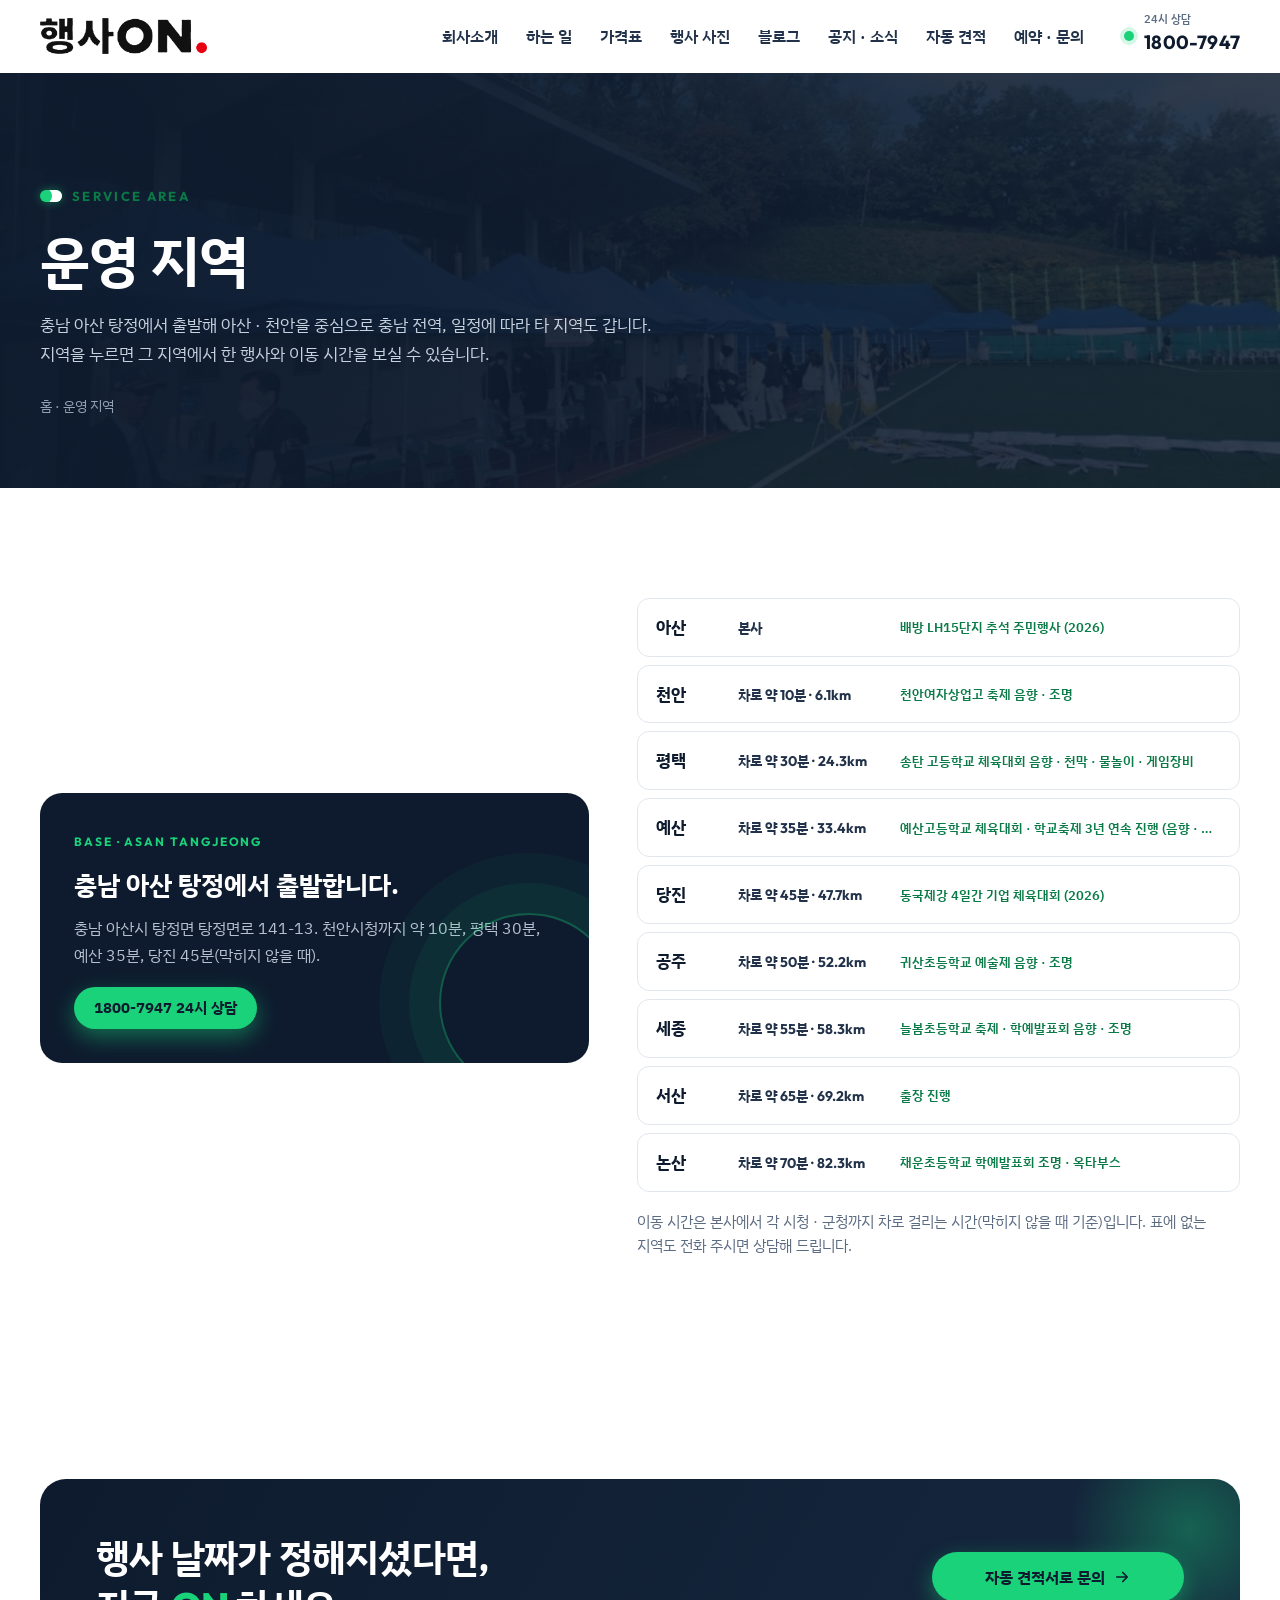
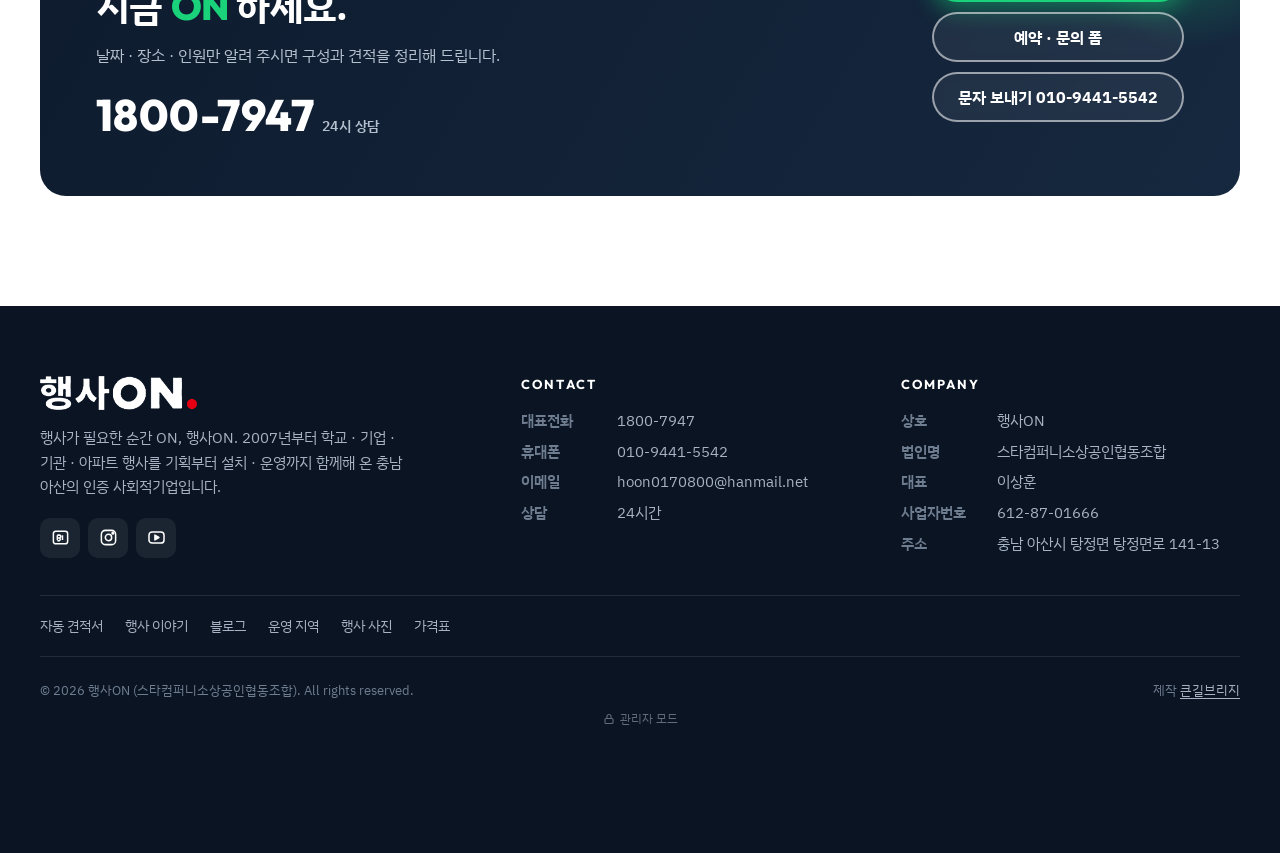
<file: areas/index.html>
<!doctype html>
<html lang="ko">
<head>
<meta charset="utf-8">
<meta name="viewport" content="width=device-width,initial-scale=1,viewport-fit=cover">
<title>운영 지역 | 행사ON — 아산 · 천안 · 평택 · 예산 · 당진 · 공주 · 세종 · 서산 · 논산 행사업체</title>
<meta name="description" content="충남 아산 탕정 본사에서 아산 · 천안을 중심으로 충남 전역. 지역별 이동 시간과 그 지역에서 한 행사를 보실 수 있습니다.">
<meta name="robots" content="index,follow,max-image-preview:large">
<link rel="canonical" href="https://brizymedia.github.io/haengsaon/areas/index.html">
<meta name="theme-color" content="#0E1B2E">
<meta name="keywords" content="아산 행사업체, 천안 행사업체, 충남 행사, 학교축제 음향 조명, 학예발표회 음향, 학교 체육대회 대행, 기업 체육대회, 아파트 주민축제, 아파트 물놀이 행사, 플리마켓, 에어바운스 대여, 천막 테이블 의자 렌탈, 무대 트러스 LED 렌탈, 행사ON, 스타컴퍼니">
<meta property="og:type" content="website">
<meta property="og:site_name" content="행사ON">
<meta property="og:locale" content="ko_KR">
<meta property="og:title" content="운영 지역 | 행사ON — 아산 · 천안 · 평택 · 예산 · 당진 · 공주 · 세종 · 서산 · 논산 행사업체">
<meta property="og:description" content="충남 아산 탕정 본사에서 아산 · 천안을 중심으로 충남 전역. 지역별 이동 시간과 그 지역에서 한 행사를 보실 수 있습니다.">
<meta property="og:url" content="https://brizymedia.github.io/haengsaon/areas/index.html">
<meta property="og:image" content="https://brizymedia.github.io/haengsaon/assets/img/p/tent-incheon-3.webp">
<meta name="twitter:card" content="summary_large_image">
<meta name="geo.region" content="KR-44">
<meta name="geo.placename" content="아산시 탕정면">
<script type="application/ld+json">{"@context": "https://schema.org", "@type": "LocalBusiness", "@id": "https://brizymedia.github.io/haengsaon/#business", "name": "행사ON", "alternateName": ["스타컴퍼니", "스타컴퍼니소상공인협동조합"], "legalName": "스타컴퍼니소상공인협동조합", "slogan": "행사가 필요한 순간 ON, 행사ON", "url": "https://brizymedia.github.io/haengsaon/", "logo": "https://brizymedia.github.io/haengsaon/assets/img/logo-square.png", "image": "https://brizymedia.github.io/haengsaon/assets/img/og.jpg", "description": "2007년부터 음향 · 조명 · 무대 · 트러스 · LED, 천막 · 테이블 · 의자 렌탈, 에어바운스 · 물놀이, 학교 축제 · 체육대회, 기업행사, 아파트 주민축제를 기획부터 설치 · 운영까지 진행하는 충남 아산의 인증 사회적기업 행사 전문 회사.", "telephone": "+82-1800-7947", "email": "hoon0170800@hanmail.net", "taxID": "612-87-01666", "foundingDate": "2007", "founder": {"@type": "Person", "name": "이상훈"}, "address": {"@type": "PostalAddress", "streetAddress": "탕정면 탕정면로 141-13", "addressLocality": "아산시", "addressRegion": "충청남도", "addressCountry": "KR"}, "openingHoursSpecification": {"@type": "OpeningHoursSpecification", "dayOfWeek": ["Monday", "Tuesday", "Wednesday", "Thursday", "Friday", "Saturday", "Sunday"], "opens": "00:00", "closes": "23:59"}, "areaServed": [{"@type": "AdministrativeArea", "name": "아산시"}, {"@type": "AdministrativeArea", "name": "천안시"}, {"@type": "AdministrativeArea", "name": "당진시"}, {"@type": "AdministrativeArea", "name": "서산시"}, {"@type": "AdministrativeArea", "name": "예산군"}, {"@type": "AdministrativeArea", "name": "논산시"}, {"@type": "AdministrativeArea", "name": "공주시"}, {"@type": "AdministrativeArea", "name": "세종특별자치시"}, {"@type": "AdministrativeArea", "name": "충청남도"}], "sameAs": ["https://blog.naver.com/hoon0170800", "https://www.instagram.com/star5342011", "https://www.youtube.com/@스타컴퍼니-x3f"], "knowsAbout": ["학교 축제", "학교 체육대회", "학예발표회 음향 조명", "음향 렌탈", "조명 렌탈", "무대 트러스 LED", "천막 테이블 의자 렌탈", "에어바운스", "물놀이 행사", "아파트 주민축제", "플리마켓", "기업 체육대회", "송년회", "행사기획"]}</script>
<link rel="icon" href="../assets/img/favicon.png" type="image/png">
<link rel="apple-touch-icon" href="../assets/img/apple-touch-icon.png">
<link rel="preconnect" href="https://fonts.googleapis.com"><link rel="preconnect" href="https://fonts.gstatic.com" crossorigin>
<link href="https://fonts.googleapis.com/css2?family=IBM+Plex+Sans+KR:wght@400;500;600;700&family=Outfit:wght@600;700;800&display=swap" rel="stylesheet">
<link rel="stylesheet" href="../assets/style.css?v=2">
<script defer src="https://www.ai-make.co.kr/stats/stats.js" data-site="haengsaon"></script>
</head>
<body>
<header class="hd" id="hd">
  <div class="wrap">
    <a class="logo" href="../index.html" aria-label="행사ON 홈"><img src="../assets/img/logo.png" alt="행사ON" width="185" height="40"></a>
    <nav class="menu" aria-label="주 메뉴"><a href="../about.html">회사소개</a><a href="../service.html">하는 일</a><a href="../price.html">가격표</a><a href="../portfolio.html">행사 사진</a><a href="../blog/">블로그</a><a href="../notice.html">공지 · 소식</a><a href="../quote.html">자동 견적</a><a href="../contact.html">예약 · 문의</a></nav>
    <a class="tel" href="tel:1800-7947"><span class="dot" aria-hidden="true"></span><span><small>24시 상담</small>1800-7947</span></a>
    <button class="burger" id="burger" aria-label="메뉴 열기" aria-expanded="false" aria-controls="sheet"><i></i></button>
  </div>
</header>
<div class="sheet" id="sheet" aria-label="모바일 메뉴">
  <div class="head">
    <a href="../index.html" aria-label="행사ON 홈"><img src="../assets/img/logo.png" alt="행사ON" width="185" height="40"></a>
    <button class="x" aria-label="메뉴 닫기"><svg viewBox="0 0 24 24" fill="none" stroke="currentColor" stroke-width="2" stroke-linecap="round"><path d="M6 6l12 12M18 6L6 18"/></svg></button>
  </div>
  <nav><a href="../index.html">홈<small>HOME</small></a><a href="../about.html">회사소개<small>ABOUT</small></a><a href="../service.html">하는 일<small>SERVICE</small></a><a href="../price.html">가격표<small>PRICE</small></a><a href="../portfolio.html">행사 사진<small>WORKS</small></a><a href="../blog/">블로그<small>BLOG</small></a><a href="../notice.html">공지 · 소식<small>NEWS</small></a><a href="../quote.html">자동 견적서<small>QUOTE</small></a><a href="../stories/index.html">행사 이야기<small>STORIES</small></a><a href="../areas/index.html">운영 지역<small>AREAS</small></a><a href="../contact.html">예약 · 문의<small>CONTACT</small></a></nav>
  <div class="foot">
    <span>행사ON (법인 스타컴퍼니소상공인협동조합) · 대표 이상훈<br>충남 아산시 탕정면 탕정면로 141-13 · 24시 상담</span>
    <a class="btn btn-on" href="tel:1800-7947"><svg viewBox="0 0 24 24" fill="none" stroke="currentColor" stroke-width="1.9" stroke-linecap="round" stroke-linejoin="round"><path d="M5 4h4l2 5-2.5 1.5a11 11 0 0 0 5 5L15 13l5 2v4a2 2 0 0 1-2 2A16 16 0 0 1 3 6a2 2 0 0 1 2-2z"/></svg>1800-7947 전화 상담</a>
  </div>
</div>
<main id="top">
<section class="ph"><div class="bg" style="background-image:url(../assets/img/p/tent-incheon-3.webp)"></div><div class="wrap"><span class="eyebrow">Service area</span><h1>운영 지역</h1><p>충남 아산 탕정에서 출발해 아산 · 천안을 중심으로 충남 전역, 일정에 따라 타 지역도 갑니다. 지역을 누르면 그 지역에서 한 행사와 이동 시간을 보실 수 있습니다.</p><div class="crumb"><a href="../index.html">홈</a> · 운영 지역</div></div></section><section class="sec region"><div class="wrap grid"><div class="base rv"><small>BASE · ASAN TANGJEONG</small><b>충남 아산 탕정에서 출발합니다.</b><p>충남 아산시 탕정면 탕정면로 141-13. 천안시청까지 약 10분, 평택 30분, 예산 35분, 당진 45분(막히지 않을 때).</p><p style="margin-top:18px"><a class="btn btn-on btn-sm" href="tel:1800-7947">1800-7947 24시 상담</a></p><span class="pin" aria-hidden="true"></span></div><div class="rv"><div class="arows"><a class="arow" href="../areas/asan.html"><b>아산</b><span>본사</span><em>배방 LH15단지 추석 주민행사 (2026)</em></a><a class="arow" href="../areas/cheonan.html"><b>천안</b><span>차로 약 10분 · 6.1km</span><em>천안여자상업고 축제 음향 · 조명</em></a><a class="arow" href="../areas/pyeongtaek.html"><b>평택</b><span>차로 약 30분 · 24.3km</span><em>송탄 고등학교 체육대회 음향 · 천막 · 물놀이 · 게임장비</em></a><a class="arow" href="../areas/yesan.html"><b>예산</b><span>차로 약 35분 · 33.4km</span><em>예산고등학교 체육대회 · 학교축제 3년 연속 진행 (음향 · 조명 · 천막 · 테이블 · 의자)</em></a><a class="arow" href="../areas/dangjin.html"><b>당진</b><span>차로 약 45분 · 47.7km</span><em>동국제강 4일간 기업 체육대회 (2026)</em></a><a class="arow" href="../areas/gongju.html"><b>공주</b><span>차로 약 50분 · 52.2km</span><em>귀산초등학교 예술제 음향 · 조명</em></a><a class="arow" href="../areas/sejong.html"><b>세종</b><span>차로 약 55분 · 58.3km</span><em>늘봄초등학교 축제 · 학예발표회 음향 · 조명</em></a><a class="arow" href="../areas/seosan.html"><b>서산</b><span>차로 약 65분 · 69.2km</span><em>출장 진행</em></a><a class="arow" href="../areas/nonsan.html"><b>논산</b><span>차로 약 70분 · 82.3km</span><em>채운초등학교 학예발표회 조명 · 옥타부스</em></a></div><p class="note">이동 시간은 본사에서 각 시청 · 군청까지 차로 걸리는 시간(막히지 않을 때 기준)입니다. 표에 없는 지역도 전화 주시면 상담해 드립니다.</p></div></div></section><section class="sec"><div class="wrap"><div class="callband rv"><div><h2>행사 날짜가 정해지셨다면,<br>지금 <em>ON</em> 하세요.</h2><p>날짜 · 장소 · 인원만 알려 주시면 구성과 견적을 정리해 드립니다.</p><a class="tel" href="tel:1800-7947">1800-7947<small>24시 상담</small></a></div><div class="btns"><a class="btn btn-on" href="../quote.html">자동 견적서로 문의<svg viewBox="0 0 24 24" fill="none" stroke="currentColor" stroke-width="2.2" stroke-linecap="round" stroke-linejoin="round"><path d="M5 12h14M13 6l6 6-6 6"/></svg></a><a class="btn btn-ghost" href="../contact.html">예약 · 문의 폼</a><a class="btn btn-ghost" href="sms:010-9441-5542">문자 보내기 010-9441-5542</a></div></div></div></section>
</main>
<footer class="ft">
  <div class="wrap">
    <div class="top">
      <div>
        <a class="logo" href="../index.html" aria-label="행사ON 홈"><img src="../assets/img/logo-white.png" alt="행사ON" width="185" height="40"></a>
        <p>행사가 필요한 순간 ON, 행사ON. 2007년부터 학교 · 기업 · 기관 · 아파트 행사를 기획부터 설치 · 운영까지 함께해 온 충남 아산의 인증 사회적기업입니다.</p>
        <div class="sns">
          <a href="https://blog.naver.com/hoon0170800" target="_blank" rel="noopener" aria-label="네이버 블로그"><svg viewBox="0 0 24 24" fill="none" stroke="currentColor" stroke-width="1.9" stroke-linejoin="round"><rect x="3" y="4" width="18" height="16" rx="3"/><path d="M8 9v6M8 9h2.5a1.8 1.8 0 0 1 0 3.6H8m2.5 0a1.8 1.8 0 0 1 0 3.4H8M14.5 9v6"/></svg></a>
          <a href="https://www.instagram.com/star5342011" target="_blank" rel="noopener" aria-label="인스타그램"><svg viewBox="0 0 24 24" fill="none" stroke="currentColor" stroke-width="1.9"><rect x="3" y="3" width="18" height="18" rx="5"/><circle cx="12" cy="12" r="4"/><circle cx="17.5" cy="6.5" r="1" fill="currentColor"/></svg></a>
          <a href="https://www.youtube.com/@%EC%8A%A4%ED%83%80%EC%BB%B4%ED%8D%BC%EB%8B%88-x3f" target="_blank" rel="noopener" aria-label="유튜브"><svg viewBox="0 0 24 24" fill="none" stroke="currentColor" stroke-width="1.9" stroke-linejoin="round"><rect x="2.5" y="5" width="19" height="14" rx="4"/><path d="M10 9l5 3-5 3z" fill="currentColor"/></svg></a>
        </div>
      </div>
      <div><h4>CONTACT</h4><ul>
        <li><b>대표전화</b><a href="tel:1800-7947">1800-7947</a></li>
        <li><b>휴대폰</b><a href="tel:010-9441-5542">010-9441-5542</a></li>
        <li><b>이메일</b><a href="mailto:hoon0170800@hanmail.net">hoon0170800@hanmail.net</a></li>
        <li><b>상담</b>24시간</li></ul></div>
      <div><h4>COMPANY</h4><ul>
        <li><b>상호</b>행사ON</li>
        <li><b>법인명</b>스타컴퍼니소상공인협동조합</li>
        <li><b>대표</b>이상훈</li>
        <li><b>사업자번호</b>612-87-01666</li>
        <li><b>주소</b>충남 아산시 탕정면 탕정면로 141-13</li></ul></div>
    </div>
    <div class="ftl"><a href="../quote.html">자동 견적서</a><a href="../stories/index.html">행사 이야기</a><a href="../blog/">블로그</a><a href="../areas/index.html">운영 지역</a><a href="../portfolio.html">행사 사진</a><a href="../price.html">가격표</a></div>
    <div class="bot"><span>© 2026 행사ON (스타컴퍼니소상공인협동조합). All rights reserved.</span><span>제작 <a href="https://www.ai-make.co.kr" target="_blank" rel="noopener">큰길브리지</a></span></div>
  </div>
</footer>
<nav class="quick" aria-label="빠른 연락">
  <a href="tel:1800-7947"><svg viewBox="0 0 24 24" fill="none" stroke="currentColor" stroke-width="1.9" stroke-linecap="round" stroke-linejoin="round"><path d="M5 4h4l2 5-2.5 1.5a11 11 0 0 0 5 5L15 13l5 2v4a2 2 0 0 1-2 2A16 16 0 0 1 3 6a2 2 0 0 1 2-2z"/></svg>전화</a>
  <a href="sms:010-9441-5542"><svg viewBox="0 0 24 24" fill="none" stroke="currentColor" stroke-width="1.9" stroke-linecap="round" stroke-linejoin="round"><path d="M4 5h16v11H9l-5 4z"/><path d="M8 10h8M8 13h5"/></svg>문자</a>
  <a class="kakao" href="#" data-kakao hidden><svg viewBox="0 0 24 24" fill="currentColor"><path d="M12 4C7 4 3 7.1 3 11c0 2.5 1.7 4.7 4.2 5.9l-.9 3.3c-.1.3.3.6.6.4l3.9-2.6c.4 0 .8.1 1.2.1 5 0 9-3.1 9-7s-4-7.1-9-7.1z"/></svg>카톡</a>
  <a class="main" href="../contact.html"><svg viewBox="0 0 24 24" fill="none" stroke="currentColor" stroke-width="1.9" stroke-linecap="round" stroke-linejoin="round"><path d="M14 3H6a2 2 0 0 0-2 2v14a2 2 0 0 0 2 2h12a2 2 0 0 0 2-2V9z"/><path d="M14 3v6h6M8 13h8M8 17h5"/></svg>견적문의</a>
</nav>
<button class="totop" id="totop" aria-label="맨 위로"><svg viewBox="0 0 24 24" fill="none" stroke="currentColor" stroke-width="2" stroke-linecap="round" stroke-linejoin="round"><path d="M12 19V5M5 12l7-7 7 7"/></svg></button>
<script src="../assets/app.js?v=20261102"></script>
</body>
</html>
</file>
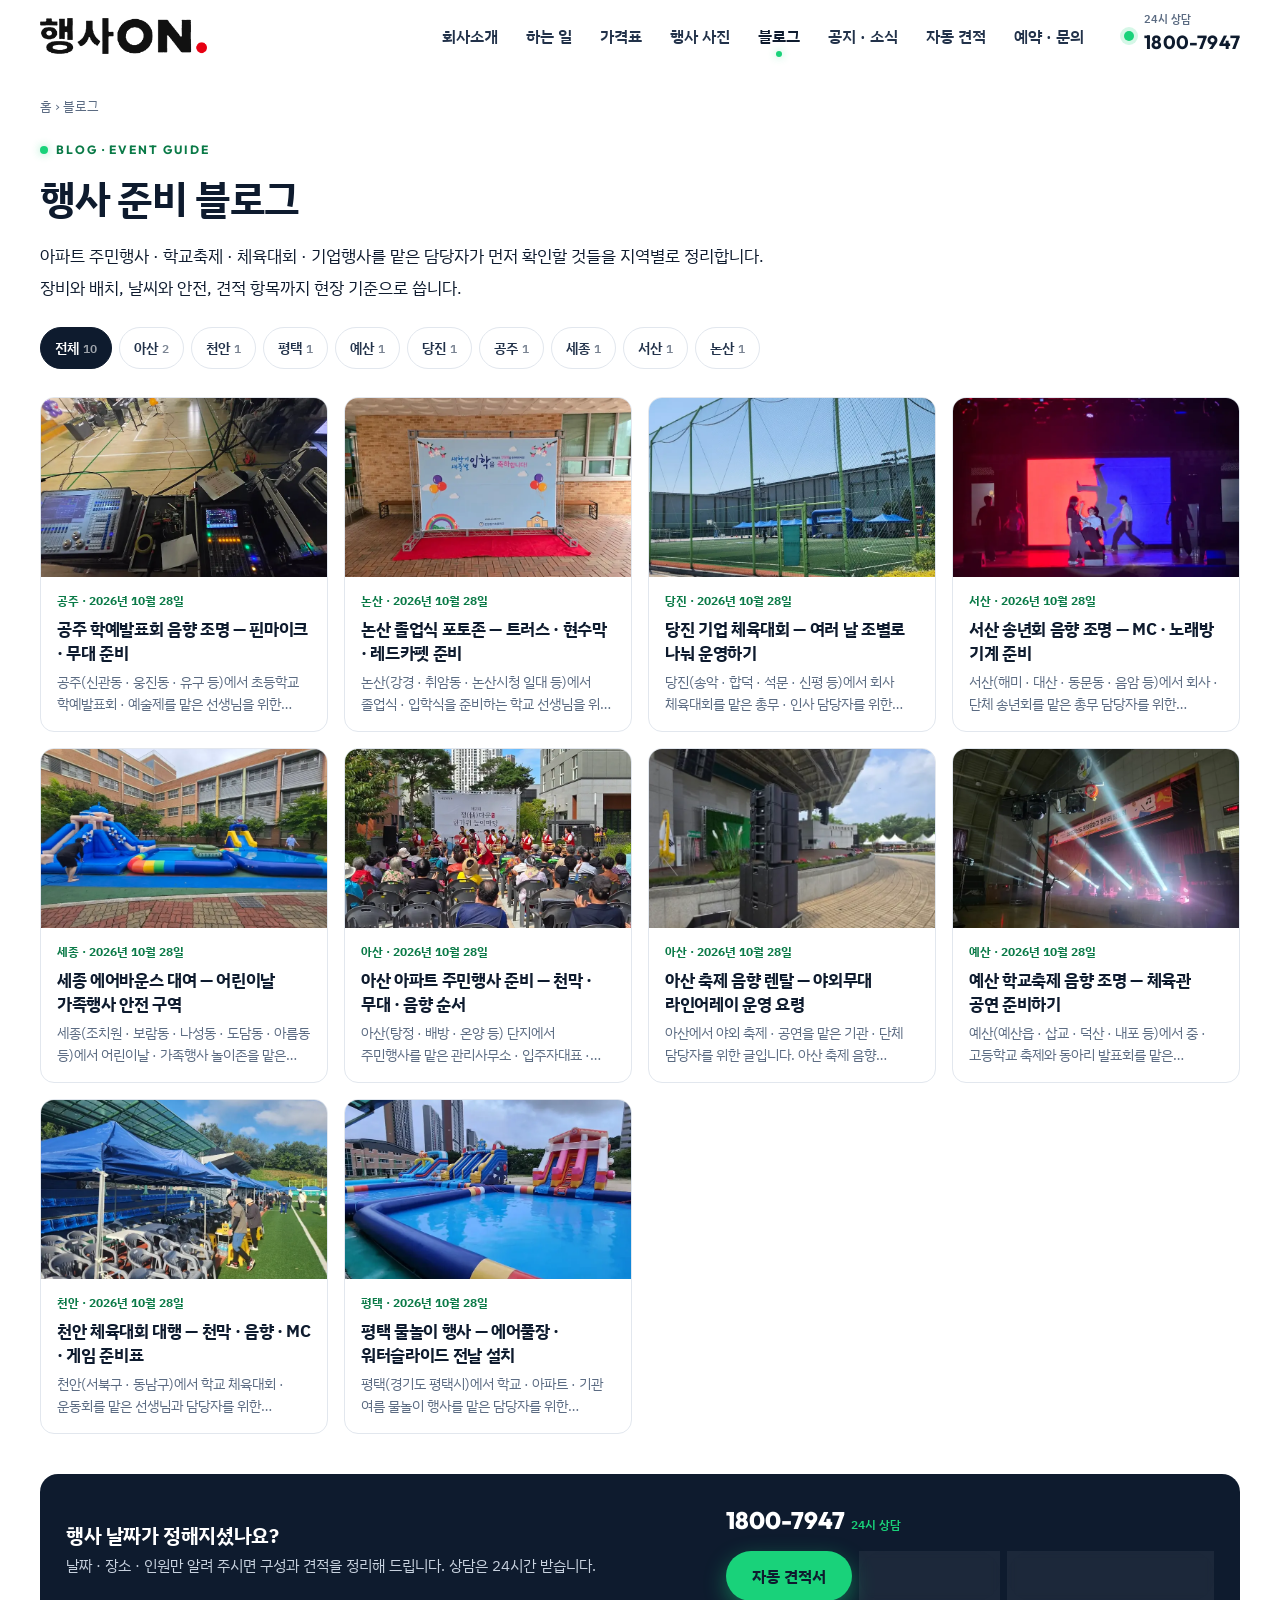
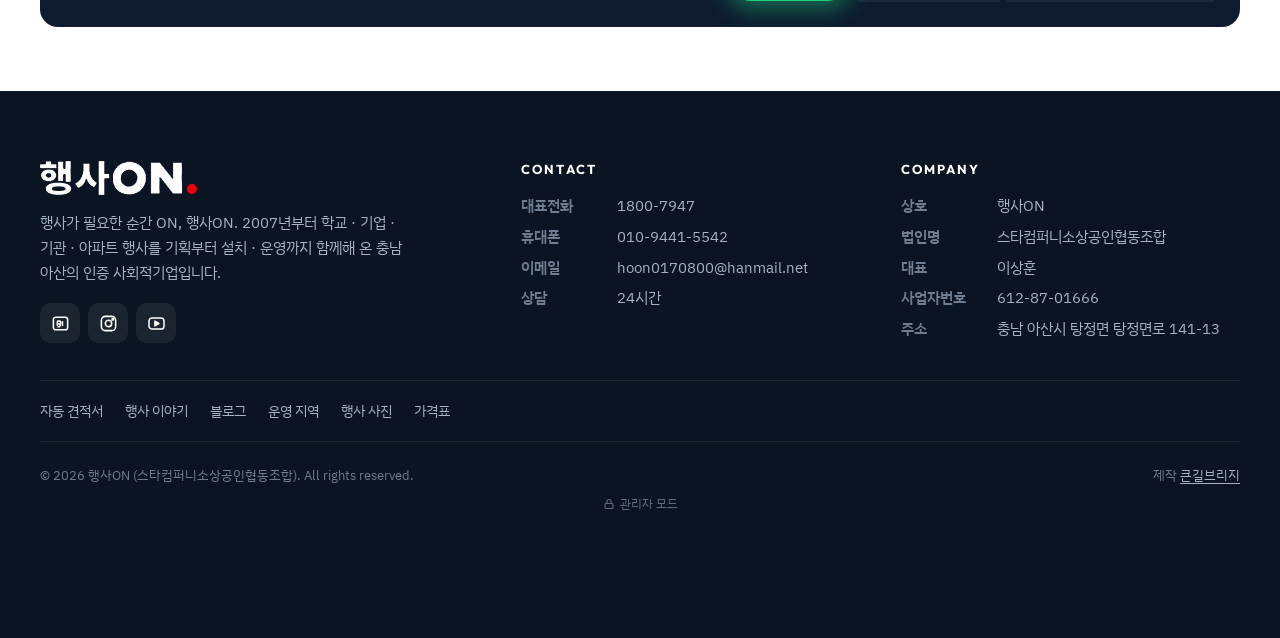
<file: blog/index.html>
<!doctype html>
<html lang="ko">
<head>
<meta charset="utf-8">
<meta name="viewport" content="width=device-width,initial-scale=1,viewport-fit=cover">
<title>행사 준비 블로그 — 아산 · 천안 · 충남 지역별 행사 준비 정보 | 행사ON</title>
<meta name="description" content="아산 · 천안 · 평택 · 예산 · 당진 · 공주 · 세종 · 서산 · 논산에서 행사를 준비하는 담당자를 위한 글. 아파트 주민행사 · 학교축제 · 체육대회 · 물놀이 · 무대 · 음향 · 천막까지 현장 기준으로 정리합니다.">
<meta name="robots" content="index,follow,max-image-preview:large">
<link rel="canonical" href="https://brizymedia.github.io/haengsaon/blog/">
<meta name="theme-color" content="#0E1B2E">
<meta property="og:type" content="website">
<meta property="og:site_name" content="행사ON">
<meta property="og:locale" content="ko_KR">
<meta property="og:title" content="행사 준비 블로그 — 아산 · 천안 · 충남 지역별 행사 준비 정보 | 행사ON">
<meta property="og:description" content="아산 · 천안 · 평택 · 예산 · 당진 · 공주 · 세종 · 서산 · 논산에서 행사를 준비하는 담당자를 위한 글. 아파트 주민행사 · 학교축제 · 체육대회 · 물놀이 · 무대 · 음향 · 천막까지 현장 기준으로 정리합니다.">
<meta property="og:url" content="https://brizymedia.github.io/haengsaon/blog/">
<meta property="og:image" content="https://brizymedia.github.io/haengsaon/assets/img/p/school-bb-1.webp">
<meta name="twitter:card" content="summary_large_image">
<meta name="geo.region" content="KR-44">
<meta name="geo.placename" content="아산시 탕정면">
<script type="application/ld+json">{"@context": "https://schema.org", "@type": "LocalBusiness", "@id": "https://brizymedia.github.io/haengsaon/#business", "name": "행사ON", "alternateName": ["스타컴퍼니", "스타컴퍼니소상공인협동조합"], "legalName": "스타컴퍼니소상공인협동조합", "slogan": "행사가 필요한 순간 ON, 행사ON", "url": "https://brizymedia.github.io/haengsaon/", "logo": "https://brizymedia.github.io/haengsaon/assets/img/logo-square.png", "image": "https://brizymedia.github.io/haengsaon/assets/img/og.jpg", "description": "2007년부터 음향 · 조명 · 무대 · 트러스 · LED, 천막 · 테이블 · 의자 렌탈, 에어바운스 · 물놀이, 학교 축제 · 체육대회, 기업행사, 아파트 주민축제를 기획부터 설치 · 운영까지 진행하는 충남 아산의 인증 사회적기업 행사 전문 회사.", "telephone": "+82-1800-7947", "email": "hoon0170800@hanmail.net", "taxID": "612-87-01666", "foundingDate": "2007", "founder": {"@type": "Person", "name": "이상훈"}, "address": {"@type": "PostalAddress", "streetAddress": "탕정면 탕정면로 141-13", "addressLocality": "아산시", "addressRegion": "충청남도", "addressCountry": "KR"}, "openingHoursSpecification": {"@type": "OpeningHoursSpecification", "dayOfWeek": ["Monday", "Tuesday", "Wednesday", "Thursday", "Friday", "Saturday", "Sunday"], "opens": "00:00", "closes": "23:59"}, "areaServed": [{"@type": "AdministrativeArea", "name": "아산시"}, {"@type": "AdministrativeArea", "name": "천안시"}, {"@type": "AdministrativeArea", "name": "당진시"}, {"@type": "AdministrativeArea", "name": "서산시"}, {"@type": "AdministrativeArea", "name": "예산군"}, {"@type": "AdministrativeArea", "name": "논산시"}, {"@type": "AdministrativeArea", "name": "공주시"}, {"@type": "AdministrativeArea", "name": "세종특별자치시"}, {"@type": "AdministrativeArea", "name": "충청남도"}], "sameAs": ["https://blog.naver.com/hoon0170800", "https://www.instagram.com/star5342011", "https://www.youtube.com/@스타컴퍼니-x3f"], "knowsAbout": ["학교 축제", "학교 체육대회", "학예발표회 음향 조명", "음향 렌탈", "조명 렌탈", "무대 트러스 LED", "천막 테이블 의자 렌탈", "에어바운스", "물놀이 행사", "아파트 주민축제", "플리마켓", "기업 체육대회", "송년회", "행사기획"]}</script>
<link rel="icon" href="../assets/img/favicon.png" type="image/png">
<link rel="apple-touch-icon" href="../assets/img/apple-touch-icon.png">
<link rel="preconnect" href="https://fonts.googleapis.com"><link rel="preconnect" href="https://fonts.gstatic.com" crossorigin>
<link href="https://fonts.googleapis.com/css2?family=IBM+Plex+Sans+KR:wght@400;500;600;700&family=Outfit:wght@600;700;800&display=swap" rel="stylesheet">
<link rel="stylesheet" href="../assets/style.css?v=2">
<script defer src="https://www.ai-make.co.kr/stats/stats.js" data-site="haengsaon"></script>
<link rel="alternate" type="application/rss+xml" title="행사ON 행사 준비 블로그" href="https://brizymedia.github.io/haengsaon/rss.xml">
<script type="application/ld+json">{"@context":"https://schema.org","@graph":[{"@type":"BreadcrumbList","itemListElement":[{"@type":"ListItem","position":1,"name":"홈","item":"https://brizymedia.github.io/haengsaon/"},{"@type":"ListItem","position":2,"name":"블로그","item":"https://brizymedia.github.io/haengsaon/blog/"}]},{"@type":"Blog","@id":"https://brizymedia.github.io/haengsaon/blog/","name":"행사ON 행사 준비 블로그","inLanguage":"ko","publisher":{"@id":"https://brizymedia.github.io/haengsaon/#business"},"blogPost":[{"@type":"BlogPosting","headline":"공주 학예발표회 음향 조명 — 핀마이크 · 무대 준비","url":"https://brizymedia.github.io/haengsaon/blog/%EA%B3%B5%EC%A3%BC-%ED%95%99%EC%98%88%EB%B0%9C%ED%91%9C%ED%9A%8C-%EC%9D%8C%ED%96%A5-%EC%A1%B0%EB%AA%85-%ED%95%80%EB%A7%88%EC%9D%B4%ED%81%AC-%EB%AC%B4%EB%8C%80-%EC%A4%80%EB%B9%84/","datePublished":"2026-10-28","image":"https://brizymedia.github.io/haengsaon/assets/img/p/school-bb-1.webp"},{"@type":"BlogPosting","headline":"논산 졸업식 포토존 — 트러스 · 현수막 · 레드카펫 준비","url":"https://brizymedia.github.io/haengsaon/blog/%EB%85%BC%EC%82%B0-%EC%A1%B8%EC%97%85%EC%8B%9D-%ED%8F%AC%ED%86%A0%EC%A1%B4-%ED%8A%B8%EB%9F%AC%EC%8A%A4-%ED%98%84%EC%88%98%EB%A7%89-%EB%A0%88%EB%93%9C%EC%B9%B4%ED%8E%AB-%EC%A4%80%EB%B9%84/","datePublished":"2026-10-28","image":"https://brizymedia.github.io/haengsaon/assets/img/p/truss-photo-1.webp"},{"@type":"BlogPosting","headline":"당진 기업 체육대회 — 여러 날 조별로 나눠 운영하기","url":"https://brizymedia.github.io/haengsaon/blog/%EB%8B%B9%EC%A7%84-%EA%B8%B0%EC%97%85-%EC%B2%B4%EC%9C%A1%EB%8C%80%ED%9A%8C-%EC%97%AC%EB%9F%AC-%EB%82%A0-%EC%A1%B0%EB%B3%84-%EC%9A%B4%EC%98%81-%EC%A4%80%EB%B9%84/","datePublished":"2026-10-28","image":"https://brizymedia.github.io/haengsaon/assets/img/p/corp-dk-12.webp"},{"@type":"BlogPosting","headline":"서산 송년회 음향 조명 — MC · 노래방 기계 준비","url":"https://brizymedia.github.io/haengsaon/blog/%EC%84%9C%EC%82%B0-%EC%86%A1%EB%85%84%ED%9A%8C-%EC%9D%8C%ED%96%A5-%EC%A1%B0%EB%AA%85-mc-%EB%85%B8%EB%9E%98%EB%B0%A9-%EA%B8%B0%EA%B3%84-%EC%A4%80%EB%B9%84/","datePublished":"2026-10-28","image":"https://brizymedia.github.io/haengsaon/assets/img/p/stage-jw-0.webp"},{"@type":"BlogPosting","headline":"세종 에어바운스 대여 — 어린이날 가족행사 안전 구역","url":"https://brizymedia.github.io/haengsaon/blog/%EC%84%B8%EC%A2%85-%EC%97%90%EC%96%B4%EB%B0%94%EC%9A%B4%EC%8A%A4-%EB%8C%80%EC%97%AC-%EC%96%B4%EB%A6%B0%EC%9D%B4%EB%82%A0-%EA%B0%80%EC%A1%B1%ED%96%89%EC%82%AC-%EC%95%88%EC%A0%84-%EA%B5%AC%EC%97%AD/","datePublished":"2026-10-28","image":"https://brizymedia.github.io/haengsaon/assets/img/p/water-sch-2.webp"},{"@type":"BlogPosting","headline":"아산 아파트 주민행사 준비 — 천막 · 무대 · 음향 순서","url":"https://brizymedia.github.io/haengsaon/blog/%EC%95%84%EC%82%B0-%EC%95%84%ED%8C%8C%ED%8A%B8-%EC%A3%BC%EB%AF%BC%ED%96%89%EC%82%AC-%EC%B2%9C%EB%A7%89-%EB%AC%B4%EB%8C%80-%EC%9D%8C%ED%96%A5-%EC%A4%80%EB%B9%84-%EC%88%9C%EC%84%9C/","datePublished":"2026-10-28","image":"https://brizymedia.github.io/haengsaon/assets/img/p/apt-lh-1.webp"},{"@type":"BlogPosting","headline":"아산 축제 음향 렌탈 — 야외무대 라인어레이 운영 요령","url":"https://brizymedia.github.io/haengsaon/blog/%EC%95%84%EC%82%B0-%EC%B6%95%EC%A0%9C-%EC%9D%8C%ED%96%A5-%EB%A0%8C%ED%83%88-%EC%95%BC%EC%99%B8%EB%AC%B4%EB%8C%80-%EB%9D%BC%EC%9D%B8%EC%96%B4%EB%A0%88%EC%9D%B4-%EC%9A%B4%EC%98%81-%EC%9A%94%EB%A0%B9/","datePublished":"2026-10-28","image":"https://brizymedia.github.io/haengsaon/assets/img/p/fest-agri-6.webp"},{"@type":"BlogPosting","headline":"예산 학교축제 음향 조명 — 체육관 공연 준비하기","url":"https://brizymedia.github.io/haengsaon/blog/%EC%98%88%EC%82%B0-%ED%95%99%EA%B5%90%EC%B6%95%EC%A0%9C-%EC%9D%8C%ED%96%A5-%EC%A1%B0%EB%AA%85-%EC%B2%B4%EC%9C%A1%EA%B4%80-%EA%B3%B5%EC%97%B0-%EC%A4%80%EB%B9%84/","datePublished":"2026-10-28","image":"https://brizymedia.github.io/haengsaon/assets/img/p/school-yh-2.webp"},{"@type":"BlogPosting","headline":"천안 체육대회 대행 — 천막 · 음향 · MC · 게임 준비표","url":"https://brizymedia.github.io/haengsaon/blog/%EC%B2%9C%EC%95%88-%EC%B2%B4%EC%9C%A1%EB%8C%80%ED%9A%8C-%EB%8C%80%ED%96%89-%EC%B2%9C%EB%A7%89-%EC%9D%8C%ED%96%A5-mc-%EA%B2%8C%EC%9E%84-%EC%A4%80%EB%B9%84%ED%91%9C/","datePublished":"2026-10-28","image":"https://brizymedia.github.io/haengsaon/assets/img/p/tent-incheon-1.webp"},{"@type":"BlogPosting","headline":"평택 물놀이 행사 — 에어풀장 · 워터슬라이드 전날 설치","url":"https://brizymedia.github.io/haengsaon/blog/%ED%8F%89%ED%83%9D-%EB%AC%BC%EB%86%80%EC%9D%B4-%ED%96%89%EC%82%AC-%EC%97%90%EC%96%B4%ED%92%80%EC%9E%A5-%EC%9B%8C%ED%84%B0%EC%8A%AC%EB%9D%BC%EC%9D%B4%EB%93%9C-%EC%A0%84%EB%82%A0-%EC%84%A4%EC%B9%98/","datePublished":"2026-10-28","image":"https://brizymedia.github.io/haengsaon/assets/img/p/water-sch-1.webp"}]}]}</script>
<style>.bl-crumb{width:min(1200px,100% - 40px);margin:0 auto;padding:22px 0 0;font-size:13px;color:var(--mute)}
.bl-crumb.narrow{width:min(760px,100% - 40px)}.bl-crumb a:hover{color:var(--on-ink)}
.bl-art{width:min(760px,100% - 40px);margin:0 auto;padding:14px 0 56px}
.bl .eyebrow2{display:inline-flex;align-items:center;gap:8px;font-family:var(--en);font-size:12px;font-weight:700;letter-spacing:.16em;color:var(--on-ink);margin:0 0 12px;text-transform:uppercase}
.bl .eyebrow2::before{content:"";width:8px;height:8px;border-radius:50%;background:var(--on);box-shadow:0 0 8px var(--glow)}
.bl h1{font-size:clamp(26px,4.2vw,40px);line-height:1.3;letter-spacing:-.03em;margin:0 0 16px;font-weight:700;color:var(--ink);text-wrap:balance}
.bl .meta{display:flex;flex-wrap:wrap;gap:6px;margin:0 0 24px}
.bl .meta a,.bl .meta span{font-size:13px;font-weight:600;padding:5px 12px;border-radius:999px;background:var(--soft);color:var(--mute)}
.bl .meta a{background:rgba(25,210,122,.13);color:var(--on-ink)}.bl .meta a:hover{background:rgba(25,210,122,.22)}
.bl .lead{font-size:17px;line-height:1.85;color:var(--ink);margin:0 0 24px}.bl .lead a{color:var(--on-ink);font-weight:700;text-decoration:underline}
.bl figure{margin:0 0 28px}.bl figure img{width:100%;height:auto;aspect-ratio:4/3;object-fit:cover;border-radius:14px;background:var(--soft)}
.bl figure.cover img{aspect-ratio:16/9}
.bl figcaption{font-size:13.5px;color:var(--mute);margin-top:8px;line-height:1.6}
.bl .points{background:var(--soft);border-radius:14px;padding:18px 22px;margin:0 0 28px}
.bl .points b{display:block;font-family:var(--en);font-size:12px;letter-spacing:.18em;color:var(--on-ink);margin-bottom:8px}
.bl .points ul,.bl .body ul{list-style:disc;padding-left:20px}.bl .body ol{list-style:decimal;padding-left:20px}
.bl .points li{line-height:1.75;margin:4px 0;color:var(--ink)}
.bl .toc{border-left:3px solid var(--on);padding:2px 0 2px 16px;margin:0 0 36px}
.bl .toc b{font-size:13px;color:var(--mute)}.bl .toc ol{margin:6px 0 0}.bl .toc li{line-height:1.9}.bl .toc a:hover{color:var(--on-ink)}
.bl .body h2,.bl .faq h2{font-size:22px;line-height:1.4;letter-spacing:-.02em;margin:42px 0 14px;font-weight:700;color:var(--ink);scroll-margin-top:calc(var(--hd) + 16px);text-wrap:balance}
.bl .body p,.bl .faq p{font-size:16px;line-height:1.95;color:var(--ink2);margin:0 0 18px}
.bl .body ul,.bl .body ol{margin:0 0 20px;color:var(--ink2)}.bl .body li{line-height:1.85;margin:5px 0}
.bl .body b{color:var(--ink)}.bl .body a,.bl .faq a{color:var(--on-ink);font-weight:700;text-decoration:underline;text-underline-offset:3px}
.bl .tbl{overflow-x:auto;margin:0 0 22px;border:1px solid var(--line);border-radius:12px;background:#fff}
.bl table{border-collapse:collapse;width:100%;font-size:14.5px;min-width:520px}
.bl th,.bl td{padding:10px 13px;text-align:left;vertical-align:top;border-bottom:1px solid var(--line);line-height:1.6}
.bl th{background:var(--soft);font-weight:700;white-space:nowrap;color:var(--ink)}.bl tbody tr:last-child td{border-bottom:0}
.bl .tip{background:rgba(25,210,122,.1);border-radius:12px;padding:14px 18px;margin:0 0 22px;font-size:15.5px;line-height:1.8;color:var(--ink)}
.bl .tip::before{content:'현장 메모';display:block;font-size:12px;font-weight:700;letter-spacing:.08em;color:var(--on-ink);margin-bottom:3px}
.bl .faq details{background:#fff;border:1px solid var(--line);border-radius:12px;margin:0 0 8px;padding:0 16px}
.bl .faq summary{cursor:pointer;font-weight:700;padding:13px 0;line-height:1.6;color:var(--ink)}.bl .faq details p{margin:0 0 14px}
.bl .src{margin-top:32px;font-size:13.5px;color:var(--mute);line-height:1.7}.bl .src ul{list-style:disc;padding-left:18px;margin:6px 0 0}.bl .src a{text-decoration:underline}
.bl .bcta{background:var(--ink);color:#fff;border-radius:18px;padding:26px;margin-top:40px;display:flex;flex-wrap:wrap;gap:18px;align-items:center;justify-content:space-between}
.bl .bcta h3{margin:0 0 5px;font-size:20px;letter-spacing:-.02em}.bl .bcta p{margin:0;color:#C8D2DF;font-size:14.5px;line-height:1.7}
.bl .bcta .num{font-family:var(--en);font-weight:800;font-size:24px;color:#fff;display:block;margin-bottom:10px}.bl .bcta .num small{font:600 12px var(--kr);color:var(--on);margin-left:6px}
.bl .bcta .btns{display:flex;gap:8px;flex-wrap:wrap}
.bl .bcta .btn-ghost{color:#fff;border-color:rgba(255,255,255,.35)}
.bl-more{width:min(1200px,100% - 40px);margin:0 auto;padding:8px 0 64px}.bl-more h2{font-size:20px;margin:0 0 16px;color:var(--ink)}
.bl-wrap{width:min(1200px,100% - 40px);margin:0 auto;padding:18px 0 64px}
.bl .cards{display:grid;grid-template-columns:repeat(auto-fill,minmax(260px,1fr));gap:16px}
.bl .card{display:block;background:#fff;border:1px solid var(--line);border-radius:14px;overflow:hidden;transition:transform .35s,box-shadow .35s}
.bl .card:hover{transform:translateY(-4px);box-shadow:var(--sh)}
.bl .card img{width:100%;height:auto;aspect-ratio:16/10;object-fit:cover;background:var(--soft)}
.bl .card .in{padding:14px 16px 17px}.bl .card .r{font-size:12px;font-weight:700;color:var(--on-ink);margin-bottom:6px}
.bl .card .t{font-size:16.5px;font-weight:700;line-height:1.45;letter-spacing:-.02em;color:var(--ink)}
.bl .card .s{font-size:13.5px;color:var(--mute);line-height:1.6;margin-top:6px;display:-webkit-box;-webkit-line-clamp:2;-webkit-box-orient:vertical;overflow:hidden}
.bl .chips{display:flex;flex-wrap:wrap;gap:7px;margin:0 0 28px}
.bl .chips a{font-size:14px;font-weight:600;padding:8px 14px;border-radius:999px;background:#fff;border:1px solid var(--line);color:var(--ink2)}
.bl .chips a[aria-current]{background:var(--ink);color:#fff;border-color:var(--ink)}.bl .chips small{font-weight:600;margin-left:4px;opacity:.6}
.bl .pager{display:flex;gap:7px;justify-content:center;margin-top:32px}
.bl .pager a,.bl .pager span{padding:8px 14px;border-radius:8px;border:1px solid var(--line);font-weight:700;font-size:14px;background:#fff}.bl .pager span{background:var(--ink);color:#fff}
.bl .empty{background:#fff;border:1px dashed var(--line);border-radius:14px;padding:22px;color:var(--mute);line-height:1.8;margin-bottom:24px}
.bl a:focus-visible,.bl summary:focus-visible{outline:2px solid var(--on);outline-offset:3px;border-radius:4px}
@media (max-width:640px){.bl .bcta{padding:22px 18px}.bl .lead{font-size:16px}}
@media (prefers-reduced-motion:reduce){.bl .card{transition:none}.bl .card:hover{transform:none}}</style>
</head>
<body>
<header class="hd" id="hd">
  <div class="wrap">
    <a class="logo" href="../index.html" aria-label="행사ON 홈"><img src="../assets/img/logo.png" alt="행사ON" width="185" height="40"></a>
    <nav class="menu" aria-label="주 메뉴"><a href="../about.html">회사소개</a><a href="../service.html">하는 일</a><a href="../price.html">가격표</a><a href="../portfolio.html">행사 사진</a><a href="../blog/" class="act" aria-current="page">블로그</a><a href="../notice.html">공지 · 소식</a><a href="../quote.html">자동 견적</a><a href="../contact.html">예약 · 문의</a></nav>
    <a class="tel" href="tel:1800-7947"><span class="dot" aria-hidden="true"></span><span><small>24시 상담</small>1800-7947</span></a>
    <button class="burger" id="burger" aria-label="메뉴 열기" aria-expanded="false" aria-controls="sheet"><i></i></button>
  </div>
</header>
<div class="sheet" id="sheet" aria-label="모바일 메뉴">
  <div class="head">
    <a href="../index.html" aria-label="행사ON 홈"><img src="../assets/img/logo.png" alt="행사ON" width="185" height="40"></a>
    <button class="x" aria-label="메뉴 닫기"><svg viewBox="0 0 24 24" fill="none" stroke="currentColor" stroke-width="2" stroke-linecap="round"><path d="M6 6l12 12M18 6L6 18"/></svg></button>
  </div>
  <nav><a href="../index.html">홈<small>HOME</small></a><a href="../about.html">회사소개<small>ABOUT</small></a><a href="../service.html">하는 일<small>SERVICE</small></a><a href="../price.html">가격표<small>PRICE</small></a><a href="../portfolio.html">행사 사진<small>WORKS</small></a><a href="../blog/">블로그<small>BLOG</small></a><a href="../notice.html">공지 · 소식<small>NEWS</small></a><a href="../quote.html">자동 견적서<small>QUOTE</small></a><a href="../stories/index.html">행사 이야기<small>STORIES</small></a><a href="../areas/index.html">운영 지역<small>AREAS</small></a><a href="../contact.html">예약 · 문의<small>CONTACT</small></a></nav>
  <div class="foot">
    <span>행사ON (법인 스타컴퍼니소상공인협동조합) · 대표 이상훈<br>충남 아산시 탕정면 탕정면로 141-13 · 24시 상담</span>
    <a class="btn btn-on" href="tel:1800-7947"><svg viewBox="0 0 24 24" fill="none" stroke="currentColor" stroke-width="1.9" stroke-linecap="round" stroke-linejoin="round"><path d="M5 4h4l2 5-2.5 1.5a11 11 0 0 0 5 5L15 13l5 2v4a2 2 0 0 1-2 2A16 16 0 0 1 3 6a2 2 0 0 1 2-2z"/></svg>1800-7947 전화 상담</a>
  </div>
</div>
<main id="top" class="bl">
<div class="bl-crumb"><a href="../index.html">홈</a> › 블로그</div>
<div class="bl-wrap">
  <p class="eyebrow2">Blog · Event guide</p>
  <h1>행사 준비 블로그</h1>
  <p class="lead" style="max-width:760px">아파트 주민행사 · 학교축제 · 체육대회 · 기업행사를 맡은 담당자가 먼저 확인할 것들을 지역별로 정리합니다. 장비와 배치, 날씨와 안전, 견적 항목까지 현장 기준으로 씁니다.</p>
  <nav class="chips" aria-label="지역별 글">
    <a href="../blog/" aria-current="page">전체<small>10</small></a>
    <a href="../blog/asan/">아산<small>2</small></a>
    <a href="../blog/cheonan/">천안<small>1</small></a>
    <a href="../blog/pyeongtaek/">평택<small>1</small></a>
    <a href="../blog/yesan/">예산<small>1</small></a>
    <a href="../blog/dangjin/">당진<small>1</small></a>
    <a href="../blog/gongju/">공주<small>1</small></a>
    <a href="../blog/sejong/">세종<small>1</small></a>
    <a href="../blog/seosan/">서산<small>1</small></a>
    <a href="../blog/nonsan/">논산<small>1</small></a>
  </nav>
  <div class="cards"><a class="card" href="../blog/%EA%B3%B5%EC%A3%BC-%ED%95%99%EC%98%88%EB%B0%9C%ED%91%9C%ED%9A%8C-%EC%9D%8C%ED%96%A5-%EC%A1%B0%EB%AA%85-%ED%95%80%EB%A7%88%EC%9D%B4%ED%81%AC-%EB%AC%B4%EB%8C%80-%EC%A4%80%EB%B9%84/">
      <img src="../assets/img/t/school-bb-1.webp" alt="체육관 바닥 운영석에 조명 콘솔과 디지털 믹서를 놓고 앞쪽에 드럼과 키보드 무대가 보이는 모습" loading="lazy" decoding="async" width="800" height="500">
      <div class="in"><div class="r">공주 · 2026년 10월 28일</div><div class="t">공주 학예발표회 음향 조명 — 핀마이크 · 무대 준비</div><div class="s">공주(신관동 · 웅진동 · 유구 등)에서 초등학교 학예발표회 · 예술제를 맡은 선생님을 위한 글입니다. 공주 학예발표회 음향 조명 준비에서 핀마이크와 핸드 마이크 나누기, 무대막 · 풍선장식, 학년별 순서표와 견적 항목을 정리했습니다.</div></div>
    </a>
<a class="card" href="../blog/%EB%85%BC%EC%82%B0-%EC%A1%B8%EC%97%85%EC%8B%9D-%ED%8F%AC%ED%86%A0%EC%A1%B4-%ED%8A%B8%EB%9F%AC%EC%8A%A4-%ED%98%84%EC%88%98%EB%A7%89-%EB%A0%88%EB%93%9C%EC%B9%B4%ED%8E%AB-%EC%A4%80%EB%B9%84/">
      <img src="../assets/img/t/truss-photo-1.webp" alt="학교 현관 앞에 사각 트러스 틀을 세우고 입학 축하 현수막을 건 포토존, 바닥에 빨간 카펫" loading="lazy" decoding="async" width="800" height="500">
      <div class="in"><div class="r">논산 · 2026년 10월 28일</div><div class="t">논산 졸업식 포토존 — 트러스 · 현수막 · 레드카펫 준비</div><div class="s">논산(강경 · 취암동 · 논산시청 일대 등)에서 졸업식 · 입학식을 준비하는 학교 선생님을 위한 글입니다. 논산 졸업식 포토존을 트러스로 만들 때 자리 고르기, 현수막 크기와 문구, 레드카펫 · 조명, 설치 · 철거 시간과 견적 항목을 정리했습니다.</div></div>
    </a>
<a class="card" href="../blog/%EB%8B%B9%EC%A7%84-%EA%B8%B0%EC%97%85-%EC%B2%B4%EC%9C%A1%EB%8C%80%ED%9A%8C-%EC%97%AC%EB%9F%AC-%EB%82%A0-%EC%A1%B0%EB%B3%84-%EC%9A%B4%EC%98%81-%EC%A4%80%EB%B9%84/">
      <img src="../assets/img/t/corp-dk-12.webp" alt="공장 옆 인조잔디 구장 둘레에 파란 천막과 에어 아치를 세운 체육대회장을 펜스 밖에서 본 모습" loading="lazy" decoding="async" width="800" height="500">
      <div class="in"><div class="r">당진 · 2026년 10월 28일</div><div class="t">당진 기업 체육대회 — 여러 날 조별로 나눠 운영하기</div><div class="s">당진(송악 · 합덕 · 석문 · 신평 등)에서 회사 체육대회를 맡은 총무 · 인사 담당자를 위한 글입니다. 공장을 멈추지 않고 하루 한 조씩 여러 날 여는 당진 기업 체육대회의 일정 짜기, 날마다 다시 확인할 것, MC · 장비 구성과 견적 항목을 정리했습니다.</div></div>
    </a>
<a class="card" href="../blog/%EC%84%9C%EC%82%B0-%EC%86%A1%EB%85%84%ED%9A%8C-%EC%9D%8C%ED%96%A5-%EC%A1%B0%EB%AA%85-mc-%EB%85%B8%EB%9E%98%EB%B0%A9-%EA%B8%B0%EA%B3%84-%EC%A4%80%EB%B9%84/">
      <img src="../assets/img/t/stage-jw-0.webp" alt="빨강과 파랑으로 나뉜 LED 화면 앞에서 퍼포먼스 공연이 열리고 위쪽 트러스에 조명이 달린 어두운 무대" loading="lazy" decoding="async" width="800" height="500">
      <div class="in"><div class="r">서산 · 2026년 10월 28일</div><div class="t">서산 송년회 음향 조명 — MC · 노래방 기계 준비</div><div class="s">서산(해미 · 대산 · 동문동 · 음암 등)에서 회사 · 단체 송년회를 맡은 총무 담당자를 위한 글입니다. 서산 송년회 음향 조명을 준비할 때 연회장 확인, 식순과 MC, 노래방 기계 · 포토존, 견적 항목을 정리했습니다.</div></div>
    </a>
<a class="card" href="../blog/%EC%84%B8%EC%A2%85-%EC%97%90%EC%96%B4%EB%B0%94%EC%9A%B4%EC%8A%A4-%EB%8C%80%EC%97%AC-%EC%96%B4%EB%A6%B0%EC%9D%B4%EB%82%A0-%EA%B0%80%EC%A1%B1%ED%96%89%EC%82%AC-%EC%95%88%EC%A0%84-%EA%B5%AC%EC%97%AD/">
      <img src="../assets/img/t/water-sch-2.webp" alt="학교 건물 앞 블록 바닥에 매트를 깔고 설치한 에어풀장과 워터슬라이드 에어 구조물" loading="lazy" decoding="async" width="800" height="500">
      <div class="in"><div class="r">세종 · 2026년 10월 28일</div><div class="t">세종 에어바운스 대여 — 어린이날 가족행사 안전 구역</div><div class="s">세종(조치원 · 보람동 · 나성동 · 도담동 · 아름동 등)에서 어린이날 · 가족행사 놀이존을 맡은 학교 · 단지 · 기관 담당자를 위한 글입니다. 세종 에어바운스 대여에서 연령별 구역, 바람 중지 기준, 기구 안전 확인, 견적 항목을 정리했습니다.</div></div>
    </a>
<a class="card" href="../blog/%EC%95%84%EC%82%B0-%EC%95%84%ED%8C%8C%ED%8A%B8-%EC%A3%BC%EB%AF%BC%ED%96%89%EC%82%AC-%EC%B2%9C%EB%A7%89-%EB%AC%B4%EB%8C%80-%EC%9D%8C%ED%96%A5-%EC%A4%80%EB%B9%84-%EC%88%9C%EC%84%9C/">
      <img src="../assets/img/t/apt-lh-1.webp" alt="아파트 단지 안 트러스 백드롭 무대 앞에서 장구 공연이 열리고 주민들이 의자에 앉아 보는 모습" loading="lazy" decoding="async" width="800" height="500">
      <div class="in"><div class="r">아산 · 2026년 10월 28일</div><div class="t">아산 아파트 주민행사 준비 — 천막 · 무대 · 음향 순서</div><div class="s">아산(탕정 · 배방 · 온양 등) 단지에서 주민행사를 맡은 관리사무소 · 입주자대표 · 복지관 담당자를 위한 글입니다. 아산 아파트 주민행사의 공간 고르기, 천막 · 무대 · 음향 배치, 계절별 구성, 견적 항목을 정리했습니다.</div></div>
    </a>
<a class="card" href="../blog/%EC%95%84%EC%82%B0-%EC%B6%95%EC%A0%9C-%EC%9D%8C%ED%96%A5-%EB%A0%8C%ED%83%88-%EC%95%BC%EC%99%B8%EB%AC%B4%EB%8C%80-%EB%9D%BC%EC%9D%B8%EC%96%B4%EB%A0%88%EC%9D%B4-%EC%9A%B4%EC%98%81-%EC%9A%94%EB%A0%B9/">
      <img src="../assets/img/t/fest-agri-6.webp" alt="야외음악당 지붕에 매단 라인어레이 스피커와 바닥에 쌓아 올린 스피커, 옆으로 이어진 광장" loading="lazy" decoding="async" width="800" height="500">
      <div class="in"><div class="r">아산 · 2026년 10월 28일</div><div class="t">아산 축제 음향 렌탈 — 야외무대 라인어레이 운영 요령</div><div class="s">아산에서 야외 축제 · 공연을 맡은 기관 · 단체 담당자를 위한 글입니다. 아산 축제 음향 렌탈에서 라인어레이와 전면 스피커 배치, 출연자가 바뀌는 공연의 마이크 준비, 안전 서류 일정, 견적 항목을 정리했습니다.</div></div>
    </a>
<a class="card" href="../blog/%EC%98%88%EC%82%B0-%ED%95%99%EA%B5%90%EC%B6%95%EC%A0%9C-%EC%9D%8C%ED%96%A5-%EC%A1%B0%EB%AA%85-%EC%B2%B4%EC%9C%A1%EA%B4%80-%EA%B3%B5%EC%97%B0-%EC%A4%80%EB%B9%84/">
      <img src="../assets/img/t/school-yh-2.webp" alt="학교 체육관 무대 앞 조명 스탠드에서 흰 빔이 여러 갈래로 교차하고 무대에서 밴드가 공연하는 모습" loading="lazy" decoding="async" width="800" height="500">
      <div class="in"><div class="r">예산 · 2026년 10월 28일</div><div class="t">예산 학교축제 음향 조명 — 체육관 공연 준비하기</div><div class="s">예산(예산읍 · 삽교 · 덕산 · 내포 등)에서 중 · 고등학교 축제와 동아리 발표회를 맡은 선생님을 위한 글입니다. 예산 학교축제 음향 조명을 준비할 때 체육관 소리 잡기, 밴드 모니터, 조명 배치, 리허설과 견적 항목을 정리했습니다.</div></div>
    </a>
<a class="card" href="../blog/%EC%B2%9C%EC%95%88-%EC%B2%B4%EC%9C%A1%EB%8C%80%ED%9A%8C-%EB%8C%80%ED%96%89-%EC%B2%9C%EB%A7%89-%EC%9D%8C%ED%96%A5-mc-%EA%B2%8C%EC%9E%84-%EC%A4%80%EB%B9%84%ED%91%9C/">
      <img src="../assets/img/t/tent-incheon-1.webp" alt="운동장 스탠드 앞 잔디에 파란 캐노피 천막을 길게 세우고 아래에 회색 의자와 테이블을 놓은 모습" loading="lazy" decoding="async" width="800" height="500">
      <div class="in"><div class="r">천안 · 2026년 10월 28일</div><div class="t">천안 체육대회 대행 — 천막 · 음향 · MC · 게임 준비표</div><div class="s">천안(서북구 · 동남구)에서 학교 체육대회 · 운동회를 맡은 선생님과 담당자를 위한 글입니다. 천안 체육대회 대행을 맡길 때 정할 것, 운동장 천막 배치, 음향 · MC · 게임장비 준비, 시간표와 견적 항목을 정리했습니다.</div></div>
    </a>
<a class="card" href="../blog/%ED%8F%89%ED%83%9D-%EB%AC%BC%EB%86%80%EC%9D%B4-%ED%96%89%EC%82%AC-%EC%97%90%EC%96%B4%ED%92%80%EC%9E%A5-%EC%9B%8C%ED%84%B0%EC%8A%AC%EB%9D%BC%EC%9D%B4%EB%93%9C-%EC%A0%84%EB%82%A0-%EC%84%A4%EC%B9%98/">
      <img src="../assets/img/t/water-sch-1.webp" alt="학교 운동장에 물을 채운 에어풀장과 여러 대의 워터슬라이드를 설치한 모습, 사람 없는 흐린 날" loading="lazy" decoding="async" width="800" height="500">
      <div class="in"><div class="r">평택 · 2026년 10월 28일</div><div class="t">평택 물놀이 행사 — 에어풀장 · 워터슬라이드 전날 설치</div><div class="s">평택(경기도 평택시)에서 학교 · 아파트 · 기관 여름 물놀이 행사를 맡은 담당자를 위한 글입니다. 평택 물놀이 행사에서 전날 설치가 필요한 이유, 물 · 전기 · 배수 확인, 연령별 구역과 안전 인력, 견적 항목을 정리했습니다.</div></div>
    </a></div>
  
  <div class="bcta">
    <div><h3>행사 날짜가 정해지셨나요?</h3><p>날짜 · 장소 · 인원만 알려 주시면 구성과 견적을 정리해 드립니다. 상담은 24시간 받습니다.</p></div>
    <div><a class="num" href="tel:1800-7947">1800-7947<small>24시 상담</small></a><div class="btns"><a class="btn btn-on" href="../quote.html">자동 견적서</a><a class="btn btn-ghost" href="../contact.html">예약 · 문의 폼</a><a class="btn btn-ghost" href="sms:010-9441-5542">문자 010-9441-5542</a></div></div>
  </div>
</div>
</main>
<footer class="ft">
  <div class="wrap">
    <div class="top">
      <div>
        <a class="logo" href="../index.html" aria-label="행사ON 홈"><img src="../assets/img/logo-white.png" alt="행사ON" width="185" height="40"></a>
        <p>행사가 필요한 순간 ON, 행사ON. 2007년부터 학교 · 기업 · 기관 · 아파트 행사를 기획부터 설치 · 운영까지 함께해 온 충남 아산의 인증 사회적기업입니다.</p>
        <div class="sns">
          <a href="https://blog.naver.com/hoon0170800" target="_blank" rel="noopener" aria-label="네이버 블로그"><svg viewBox="0 0 24 24" fill="none" stroke="currentColor" stroke-width="1.9" stroke-linejoin="round"><rect x="3" y="4" width="18" height="16" rx="3"/><path d="M8 9v6M8 9h2.5a1.8 1.8 0 0 1 0 3.6H8m2.5 0a1.8 1.8 0 0 1 0 3.4H8M14.5 9v6"/></svg></a>
          <a href="https://www.instagram.com/star5342011" target="_blank" rel="noopener" aria-label="인스타그램"><svg viewBox="0 0 24 24" fill="none" stroke="currentColor" stroke-width="1.9"><rect x="3" y="3" width="18" height="18" rx="5"/><circle cx="12" cy="12" r="4"/><circle cx="17.5" cy="6.5" r="1" fill="currentColor"/></svg></a>
          <a href="https://www.youtube.com/@%EC%8A%A4%ED%83%80%EC%BB%B4%ED%8D%BC%EB%8B%88-x3f" target="_blank" rel="noopener" aria-label="유튜브"><svg viewBox="0 0 24 24" fill="none" stroke="currentColor" stroke-width="1.9" stroke-linejoin="round"><rect x="2.5" y="5" width="19" height="14" rx="4"/><path d="M10 9l5 3-5 3z" fill="currentColor"/></svg></a>
        </div>
      </div>
      <div><h4>CONTACT</h4><ul>
        <li><b>대표전화</b><a href="tel:1800-7947">1800-7947</a></li>
        <li><b>휴대폰</b><a href="tel:010-9441-5542">010-9441-5542</a></li>
        <li><b>이메일</b><a href="mailto:hoon0170800@hanmail.net">hoon0170800@hanmail.net</a></li>
        <li><b>상담</b>24시간</li></ul></div>
      <div><h4>COMPANY</h4><ul>
        <li><b>상호</b>행사ON</li>
        <li><b>법인명</b>스타컴퍼니소상공인협동조합</li>
        <li><b>대표</b>이상훈</li>
        <li><b>사업자번호</b>612-87-01666</li>
        <li><b>주소</b>충남 아산시 탕정면 탕정면로 141-13</li></ul></div>
    </div>
    <div class="ftl"><a href="../quote.html">자동 견적서</a><a href="../stories/index.html">행사 이야기</a><a href="../blog/">블로그</a><a href="../areas/index.html">운영 지역</a><a href="../portfolio.html">행사 사진</a><a href="../price.html">가격표</a></div>
    <div class="bot"><span>© 2026 행사ON (스타컴퍼니소상공인협동조합). All rights reserved.</span><span>제작 <a href="https://www.ai-make.co.kr" target="_blank" rel="noopener">큰길브리지</a></span></div>
  </div>
</footer>
<nav class="quick" aria-label="빠른 연락">
  <a href="tel:1800-7947"><svg viewBox="0 0 24 24" fill="none" stroke="currentColor" stroke-width="1.9" stroke-linecap="round" stroke-linejoin="round"><path d="M5 4h4l2 5-2.5 1.5a11 11 0 0 0 5 5L15 13l5 2v4a2 2 0 0 1-2 2A16 16 0 0 1 3 6a2 2 0 0 1 2-2z"/></svg>전화</a>
  <a href="sms:010-9441-5542"><svg viewBox="0 0 24 24" fill="none" stroke="currentColor" stroke-width="1.9" stroke-linecap="round" stroke-linejoin="round"><path d="M4 5h16v11H9l-5 4z"/><path d="M8 10h8M8 13h5"/></svg>문자</a>
  <a class="kakao" href="#" data-kakao hidden><svg viewBox="0 0 24 24" fill="currentColor"><path d="M12 4C7 4 3 7.1 3 11c0 2.5 1.7 4.7 4.2 5.9l-.9 3.3c-.1.3.3.6.6.4l3.9-2.6c.4 0 .8.1 1.2.1 5 0 9-3.1 9-7s-4-7.1-9-7.1z"/></svg>카톡</a>
  <a class="main" href="../contact.html"><svg viewBox="0 0 24 24" fill="none" stroke="currentColor" stroke-width="1.9" stroke-linecap="round" stroke-linejoin="round"><path d="M14 3H6a2 2 0 0 0-2 2v14a2 2 0 0 0 2 2h12a2 2 0 0 0 2-2V9z"/><path d="M14 3v6h6M8 13h8M8 17h5"/></svg>견적문의</a>
</nav>
<button class="totop" id="totop" aria-label="맨 위로"><svg viewBox="0 0 24 24" fill="none" stroke="currentColor" stroke-width="2" stroke-linecap="round" stroke-linejoin="round"><path d="M12 19V5M5 12l7-7 7 7"/></svg></button>
<script src="../assets/app.js?v=20261102"></script>
</body>
</html>
</file>
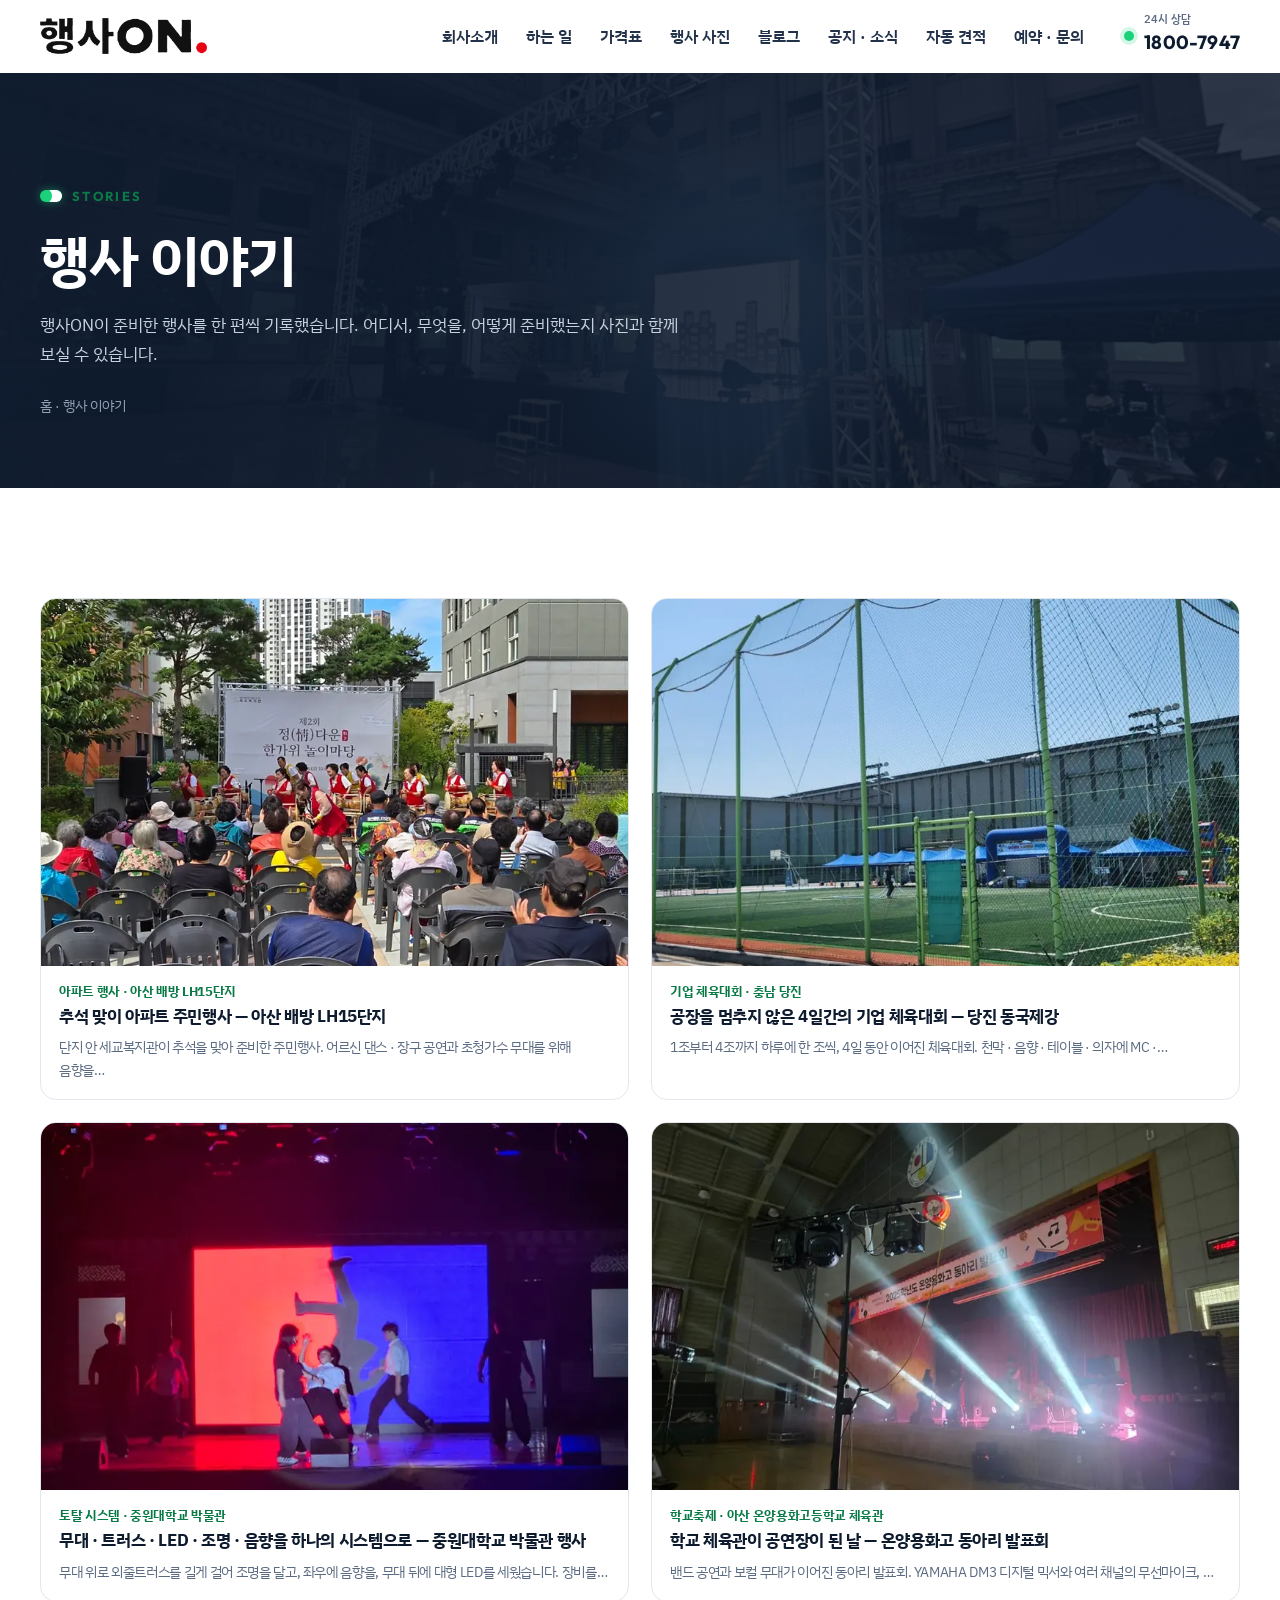
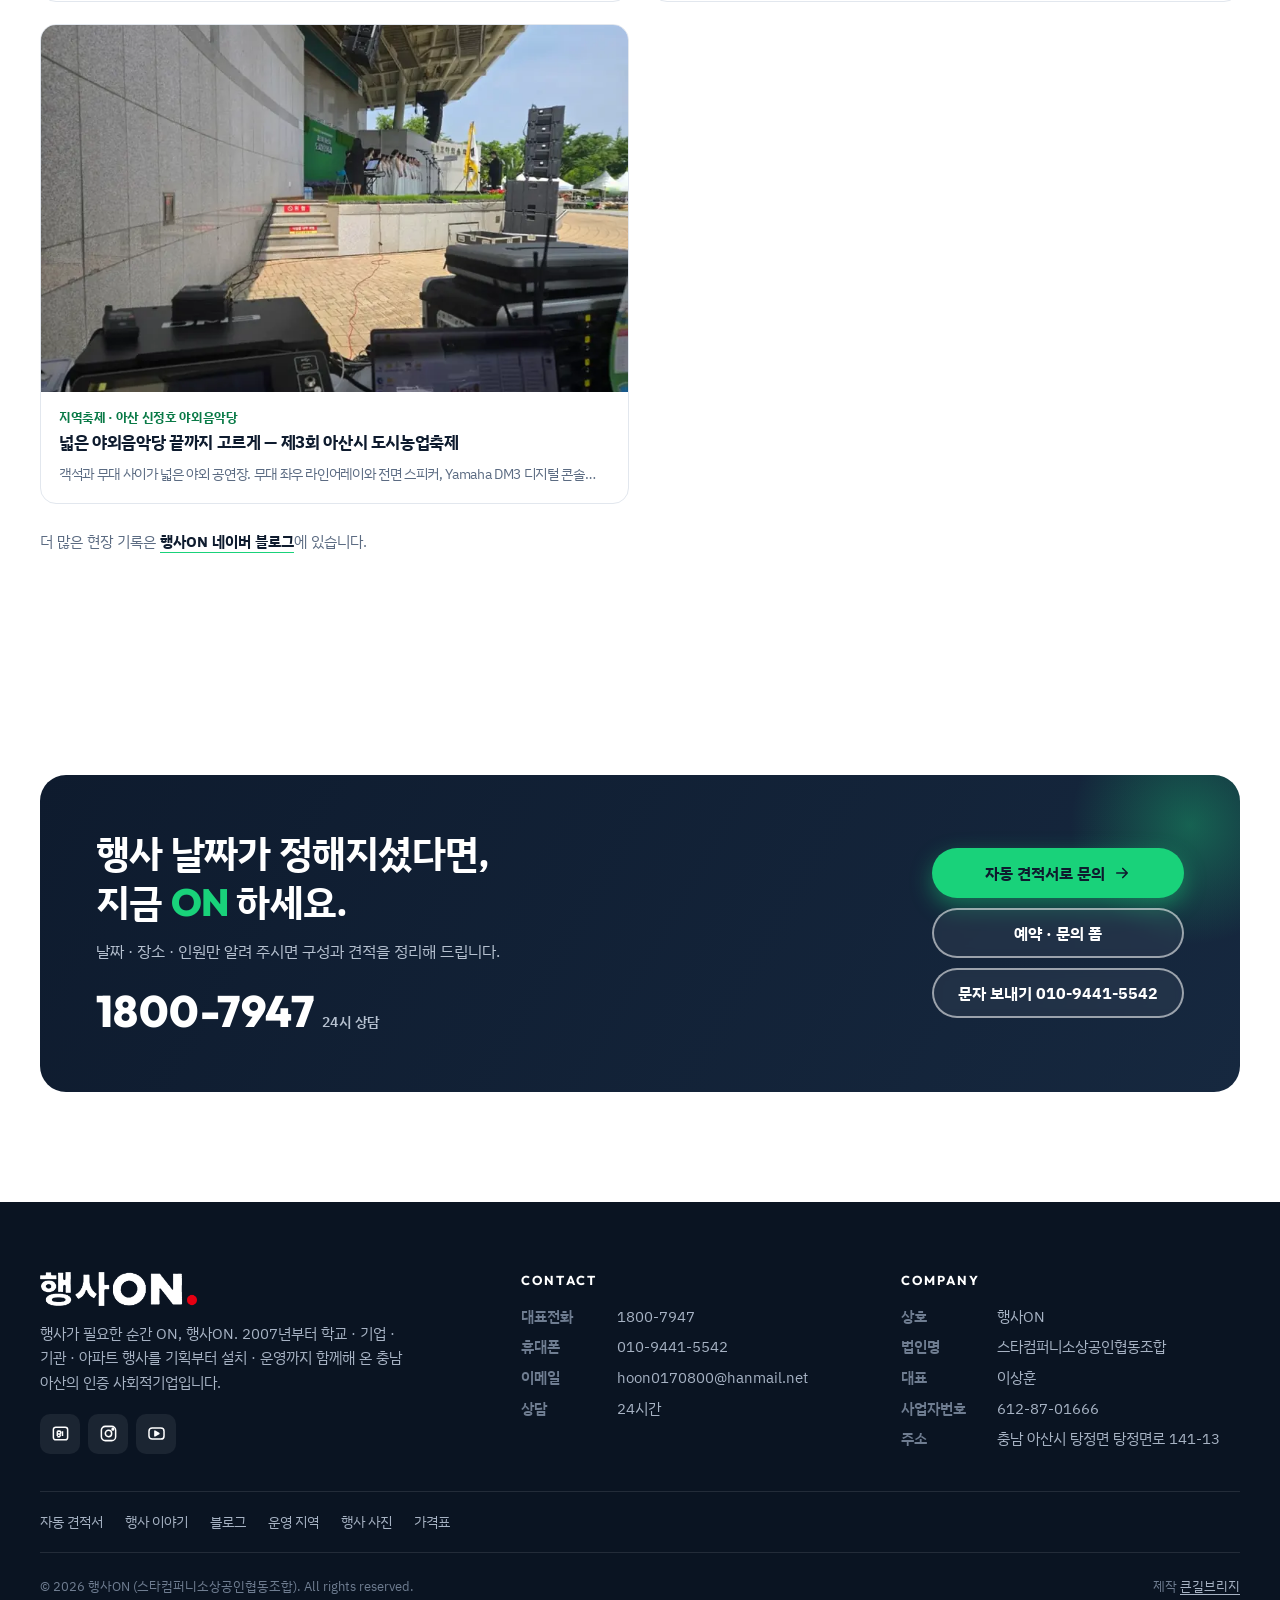
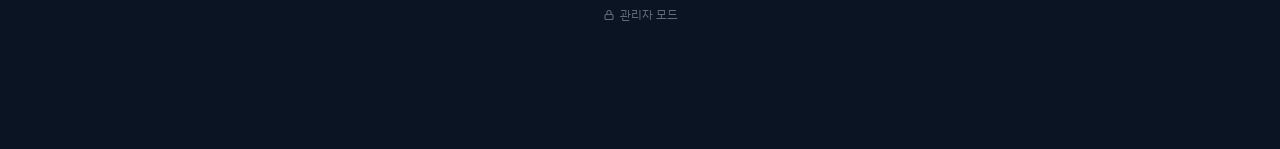
<file: stories/index.html>
<!doctype html>
<html lang="ko">
<head>
<meta charset="utf-8">
<meta name="viewport" content="width=device-width,initial-scale=1,viewport-fit=cover">
<title>행사 이야기 | 행사ON — 아파트 주민행사 · 기업 체육대회 · 학교축제 · 지역축제 현장 기록</title>
<meta name="description" content="행사ON이 준비한 행사를 한 편씩 기록했습니다. 배방 LH15단지 주민행사, 당진 동국제강 4일 체육대회, 온양용화고 발표회, 아산시 도시농업축제, 중원대학교 박물관 행사.">
<meta name="robots" content="index,follow,max-image-preview:large">
<link rel="canonical" href="https://brizymedia.github.io/haengsaon/stories/index.html">
<meta name="theme-color" content="#0E1B2E">
<meta name="keywords" content="아산 행사업체, 천안 행사업체, 충남 행사, 학교축제 음향 조명, 학예발표회 음향, 학교 체육대회 대행, 기업 체육대회, 아파트 주민축제, 아파트 물놀이 행사, 플리마켓, 에어바운스 대여, 천막 테이블 의자 렌탈, 무대 트러스 LED 렌탈, 행사ON, 스타컴퍼니">
<meta property="og:type" content="website">
<meta property="og:site_name" content="행사ON">
<meta property="og:locale" content="ko_KR">
<meta property="og:title" content="행사 이야기 | 행사ON — 아파트 주민행사 · 기업 체육대회 · 학교축제 · 지역축제 현장 기록">
<meta property="og:description" content="행사ON이 준비한 행사를 한 편씩 기록했습니다. 배방 LH15단지 주민행사, 당진 동국제강 4일 체육대회, 온양용화고 발표회, 아산시 도시농업축제, 중원대학교 박물관 행사.">
<meta property="og:url" content="https://brizymedia.github.io/haengsaon/stories/index.html">
<meta property="og:image" content="https://brizymedia.github.io/haengsaon/assets/img/p/stage-jw-6.webp">
<meta name="twitter:card" content="summary_large_image">
<meta name="geo.region" content="KR-44">
<meta name="geo.placename" content="아산시 탕정면">
<script type="application/ld+json">{"@context": "https://schema.org", "@type": "LocalBusiness", "@id": "https://brizymedia.github.io/haengsaon/#business", "name": "행사ON", "alternateName": ["스타컴퍼니", "스타컴퍼니소상공인협동조합"], "legalName": "스타컴퍼니소상공인협동조합", "slogan": "행사가 필요한 순간 ON, 행사ON", "url": "https://brizymedia.github.io/haengsaon/", "logo": "https://brizymedia.github.io/haengsaon/assets/img/logo-square.png", "image": "https://brizymedia.github.io/haengsaon/assets/img/og.jpg", "description": "2007년부터 음향 · 조명 · 무대 · 트러스 · LED, 천막 · 테이블 · 의자 렌탈, 에어바운스 · 물놀이, 학교 축제 · 체육대회, 기업행사, 아파트 주민축제를 기획부터 설치 · 운영까지 진행하는 충남 아산의 인증 사회적기업 행사 전문 회사.", "telephone": "+82-1800-7947", "email": "hoon0170800@hanmail.net", "taxID": "612-87-01666", "foundingDate": "2007", "founder": {"@type": "Person", "name": "이상훈"}, "address": {"@type": "PostalAddress", "streetAddress": "탕정면 탕정면로 141-13", "addressLocality": "아산시", "addressRegion": "충청남도", "addressCountry": "KR"}, "openingHoursSpecification": {"@type": "OpeningHoursSpecification", "dayOfWeek": ["Monday", "Tuesday", "Wednesday", "Thursday", "Friday", "Saturday", "Sunday"], "opens": "00:00", "closes": "23:59"}, "areaServed": [{"@type": "AdministrativeArea", "name": "아산시"}, {"@type": "AdministrativeArea", "name": "천안시"}, {"@type": "AdministrativeArea", "name": "당진시"}, {"@type": "AdministrativeArea", "name": "서산시"}, {"@type": "AdministrativeArea", "name": "예산군"}, {"@type": "AdministrativeArea", "name": "논산시"}, {"@type": "AdministrativeArea", "name": "공주시"}, {"@type": "AdministrativeArea", "name": "세종특별자치시"}, {"@type": "AdministrativeArea", "name": "충청남도"}], "sameAs": ["https://blog.naver.com/hoon0170800", "https://www.instagram.com/star5342011", "https://www.youtube.com/@스타컴퍼니-x3f"], "knowsAbout": ["학교 축제", "학교 체육대회", "학예발표회 음향 조명", "음향 렌탈", "조명 렌탈", "무대 트러스 LED", "천막 테이블 의자 렌탈", "에어바운스", "물놀이 행사", "아파트 주민축제", "플리마켓", "기업 체육대회", "송년회", "행사기획"]}</script>
<link rel="icon" href="../assets/img/favicon.png" type="image/png">
<link rel="apple-touch-icon" href="../assets/img/apple-touch-icon.png">
<link rel="preconnect" href="https://fonts.googleapis.com"><link rel="preconnect" href="https://fonts.gstatic.com" crossorigin>
<link href="https://fonts.googleapis.com/css2?family=IBM+Plex+Sans+KR:wght@400;500;600;700&family=Outfit:wght@600;700;800&display=swap" rel="stylesheet">
<link rel="stylesheet" href="../assets/style.css?v=2">
<script defer src="https://www.ai-make.co.kr/stats/stats.js" data-site="haengsaon"></script>
</head>
<body>
<header class="hd" id="hd">
  <div class="wrap">
    <a class="logo" href="../index.html" aria-label="행사ON 홈"><img src="../assets/img/logo.png" alt="행사ON" width="185" height="40"></a>
    <nav class="menu" aria-label="주 메뉴"><a href="../about.html">회사소개</a><a href="../service.html">하는 일</a><a href="../price.html">가격표</a><a href="../portfolio.html">행사 사진</a><a href="../blog/">블로그</a><a href="../notice.html">공지 · 소식</a><a href="../quote.html">자동 견적</a><a href="../contact.html">예약 · 문의</a></nav>
    <a class="tel" href="tel:1800-7947"><span class="dot" aria-hidden="true"></span><span><small>24시 상담</small>1800-7947</span></a>
    <button class="burger" id="burger" aria-label="메뉴 열기" aria-expanded="false" aria-controls="sheet"><i></i></button>
  </div>
</header>
<div class="sheet" id="sheet" aria-label="모바일 메뉴">
  <div class="head">
    <a href="../index.html" aria-label="행사ON 홈"><img src="../assets/img/logo.png" alt="행사ON" width="185" height="40"></a>
    <button class="x" aria-label="메뉴 닫기"><svg viewBox="0 0 24 24" fill="none" stroke="currentColor" stroke-width="2" stroke-linecap="round"><path d="M6 6l12 12M18 6L6 18"/></svg></button>
  </div>
  <nav><a href="../index.html">홈<small>HOME</small></a><a href="../about.html">회사소개<small>ABOUT</small></a><a href="../service.html">하는 일<small>SERVICE</small></a><a href="../price.html">가격표<small>PRICE</small></a><a href="../portfolio.html">행사 사진<small>WORKS</small></a><a href="../blog/">블로그<small>BLOG</small></a><a href="../notice.html">공지 · 소식<small>NEWS</small></a><a href="../quote.html">자동 견적서<small>QUOTE</small></a><a href="../stories/index.html">행사 이야기<small>STORIES</small></a><a href="../areas/index.html">운영 지역<small>AREAS</small></a><a href="../contact.html">예약 · 문의<small>CONTACT</small></a></nav>
  <div class="foot">
    <span>행사ON (법인 스타컴퍼니소상공인협동조합) · 대표 이상훈<br>충남 아산시 탕정면 탕정면로 141-13 · 24시 상담</span>
    <a class="btn btn-on" href="tel:1800-7947"><svg viewBox="0 0 24 24" fill="none" stroke="currentColor" stroke-width="1.9" stroke-linecap="round" stroke-linejoin="round"><path d="M5 4h4l2 5-2.5 1.5a11 11 0 0 0 5 5L15 13l5 2v4a2 2 0 0 1-2 2A16 16 0 0 1 3 6a2 2 0 0 1 2-2z"/></svg>1800-7947 전화 상담</a>
  </div>
</div>
<main id="top">
<section class="ph"><div class="bg" style="background-image:url(../assets/img/p/stage-jw-6.webp)"></div><div class="wrap"><span class="eyebrow">Stories</span><h1>행사 이야기</h1><p>행사ON이 준비한 행사를 한 편씩 기록했습니다. 어디서, 무엇을, 어떻게 준비했는지 사진과 함께 보실 수 있습니다.</p><div class="crumb"><a href="../index.html">홈</a> · 행사 이야기</div></div></section><section class="sec"><div class="wrap"><div class="scards big"><a class="scard rv" href="../stories/asan-lh15-apartment.html"><img src="../assets/img/t/apt-lh-1.webp" alt="" loading="lazy" width="800" height="600"><span><small>아파트 행사 · 아산 배방 LH15단지</small>추석 맞이 아파트 주민행사 — 아산 배방 LH15단지<em>단지 안 세교복지관이 추석을 맞아 준비한 주민행사. 어르신 댄스 · 장구 공연과 초청가수 무대를 위해 음향을…</em></span></a><a class="scard rv" href="../stories/dangjin-dongkuk-sports.html"><img src="../assets/img/t/corp-dk-12.webp" alt="" loading="lazy" width="800" height="600"><span><small>기업 체육대회 · 충남 당진</small>공장을 멈추지 않은 4일간의 기업 체육대회 — 당진 동국제강<em>1조부터 4조까지 하루에 한 조씩, 4일 동안 이어진 체육대회. 천막 · 음향 · 테이블 · 의자에 MC ·…</em></span></a><a class="scard rv" href="../stories/jungwon-univ-total-system.html"><img src="../assets/img/t/stage-jw-0.webp" alt="" loading="lazy" width="800" height="600"><span><small>토탈 시스템 · 중원대학교 박물관</small>무대 · 트러스 · LED · 조명 · 음향을 하나의 시스템으로 — 중원대학교 박물관 행사<em>무대 위로 외줄트러스를 길게 걸어 조명을 달고, 좌우에 음향을, 무대 뒤에 대형 LED를 세웠습니다. 장비를…</em></span></a><a class="scard rv" href="../stories/asan-onyang-yonghwa-festival.html"><img src="../assets/img/t/school-yh-2.webp" alt="" loading="lazy" width="800" height="600"><span><small>학교축제 · 아산 온양용화고등학교 체육관</small>학교 체육관이 공연장이 된 날 — 온양용화고 동아리 발표회<em>밴드 공연과 보컬 무대가 이어진 동아리 발표회. YAMAHA DM3 디지털 믹서와 여러 채널의 무선마이크, …</em></span></a><a class="scard rv" href="../stories/asan-urban-farming-festival.html"><img src="../assets/img/t/fest-agri-0.webp" alt="" loading="lazy" width="800" height="600"><span><small>지역축제 · 아산 신정호 야외음악당</small>넓은 야외음악당 끝까지 고르게 — 제3회 아산시 도시농업축제<em>객석과 무대 사이가 넓은 야외 공연장. 무대 좌우 라인어레이와 전면 스피커, Yamaha DM3 디지털 콘솔…</em></span></a></div><p class="snote">더 많은 현장 기록은 <a href="https://blog.naver.com/hoon0170800/" target="_blank" rel="noopener">행사ON 네이버 블로그</a>에 있습니다.</p></div></section><section class="sec"><div class="wrap"><div class="callband rv"><div><h2>행사 날짜가 정해지셨다면,<br>지금 <em>ON</em> 하세요.</h2><p>날짜 · 장소 · 인원만 알려 주시면 구성과 견적을 정리해 드립니다.</p><a class="tel" href="tel:1800-7947">1800-7947<small>24시 상담</small></a></div><div class="btns"><a class="btn btn-on" href="../quote.html">자동 견적서로 문의<svg viewBox="0 0 24 24" fill="none" stroke="currentColor" stroke-width="2.2" stroke-linecap="round" stroke-linejoin="round"><path d="M5 12h14M13 6l6 6-6 6"/></svg></a><a class="btn btn-ghost" href="../contact.html">예약 · 문의 폼</a><a class="btn btn-ghost" href="sms:010-9441-5542">문자 보내기 010-9441-5542</a></div></div></div></section>
</main>
<footer class="ft">
  <div class="wrap">
    <div class="top">
      <div>
        <a class="logo" href="../index.html" aria-label="행사ON 홈"><img src="../assets/img/logo-white.png" alt="행사ON" width="185" height="40"></a>
        <p>행사가 필요한 순간 ON, 행사ON. 2007년부터 학교 · 기업 · 기관 · 아파트 행사를 기획부터 설치 · 운영까지 함께해 온 충남 아산의 인증 사회적기업입니다.</p>
        <div class="sns">
          <a href="https://blog.naver.com/hoon0170800" target="_blank" rel="noopener" aria-label="네이버 블로그"><svg viewBox="0 0 24 24" fill="none" stroke="currentColor" stroke-width="1.9" stroke-linejoin="round"><rect x="3" y="4" width="18" height="16" rx="3"/><path d="M8 9v6M8 9h2.5a1.8 1.8 0 0 1 0 3.6H8m2.5 0a1.8 1.8 0 0 1 0 3.4H8M14.5 9v6"/></svg></a>
          <a href="https://www.instagram.com/star5342011" target="_blank" rel="noopener" aria-label="인스타그램"><svg viewBox="0 0 24 24" fill="none" stroke="currentColor" stroke-width="1.9"><rect x="3" y="3" width="18" height="18" rx="5"/><circle cx="12" cy="12" r="4"/><circle cx="17.5" cy="6.5" r="1" fill="currentColor"/></svg></a>
          <a href="https://www.youtube.com/@%EC%8A%A4%ED%83%80%EC%BB%B4%ED%8D%BC%EB%8B%88-x3f" target="_blank" rel="noopener" aria-label="유튜브"><svg viewBox="0 0 24 24" fill="none" stroke="currentColor" stroke-width="1.9" stroke-linejoin="round"><rect x="2.5" y="5" width="19" height="14" rx="4"/><path d="M10 9l5 3-5 3z" fill="currentColor"/></svg></a>
        </div>
      </div>
      <div><h4>CONTACT</h4><ul>
        <li><b>대표전화</b><a href="tel:1800-7947">1800-7947</a></li>
        <li><b>휴대폰</b><a href="tel:010-9441-5542">010-9441-5542</a></li>
        <li><b>이메일</b><a href="mailto:hoon0170800@hanmail.net">hoon0170800@hanmail.net</a></li>
        <li><b>상담</b>24시간</li></ul></div>
      <div><h4>COMPANY</h4><ul>
        <li><b>상호</b>행사ON</li>
        <li><b>법인명</b>스타컴퍼니소상공인협동조합</li>
        <li><b>대표</b>이상훈</li>
        <li><b>사업자번호</b>612-87-01666</li>
        <li><b>주소</b>충남 아산시 탕정면 탕정면로 141-13</li></ul></div>
    </div>
    <div class="ftl"><a href="../quote.html">자동 견적서</a><a href="../stories/index.html">행사 이야기</a><a href="../blog/">블로그</a><a href="../areas/index.html">운영 지역</a><a href="../portfolio.html">행사 사진</a><a href="../price.html">가격표</a></div>
    <div class="bot"><span>© 2026 행사ON (스타컴퍼니소상공인협동조합). All rights reserved.</span><span>제작 <a href="https://www.ai-make.co.kr" target="_blank" rel="noopener">큰길브리지</a></span></div>
  </div>
</footer>
<nav class="quick" aria-label="빠른 연락">
  <a href="tel:1800-7947"><svg viewBox="0 0 24 24" fill="none" stroke="currentColor" stroke-width="1.9" stroke-linecap="round" stroke-linejoin="round"><path d="M5 4h4l2 5-2.5 1.5a11 11 0 0 0 5 5L15 13l5 2v4a2 2 0 0 1-2 2A16 16 0 0 1 3 6a2 2 0 0 1 2-2z"/></svg>전화</a>
  <a href="sms:010-9441-5542"><svg viewBox="0 0 24 24" fill="none" stroke="currentColor" stroke-width="1.9" stroke-linecap="round" stroke-linejoin="round"><path d="M4 5h16v11H9l-5 4z"/><path d="M8 10h8M8 13h5"/></svg>문자</a>
  <a class="kakao" href="#" data-kakao hidden><svg viewBox="0 0 24 24" fill="currentColor"><path d="M12 4C7 4 3 7.1 3 11c0 2.5 1.7 4.7 4.2 5.9l-.9 3.3c-.1.3.3.6.6.4l3.9-2.6c.4 0 .8.1 1.2.1 5 0 9-3.1 9-7s-4-7.1-9-7.1z"/></svg>카톡</a>
  <a class="main" href="../contact.html"><svg viewBox="0 0 24 24" fill="none" stroke="currentColor" stroke-width="1.9" stroke-linecap="round" stroke-linejoin="round"><path d="M14 3H6a2 2 0 0 0-2 2v14a2 2 0 0 0 2 2h12a2 2 0 0 0 2-2V9z"/><path d="M14 3v6h6M8 13h8M8 17h5"/></svg>견적문의</a>
</nav>
<button class="totop" id="totop" aria-label="맨 위로"><svg viewBox="0 0 24 24" fill="none" stroke="currentColor" stroke-width="2" stroke-linecap="round" stroke-linejoin="round"><path d="M12 19V5M5 12l7-7 7 7"/></svg></button>
<script src="../assets/app.js?v=20261102"></script>
</body>
</html>
</file>
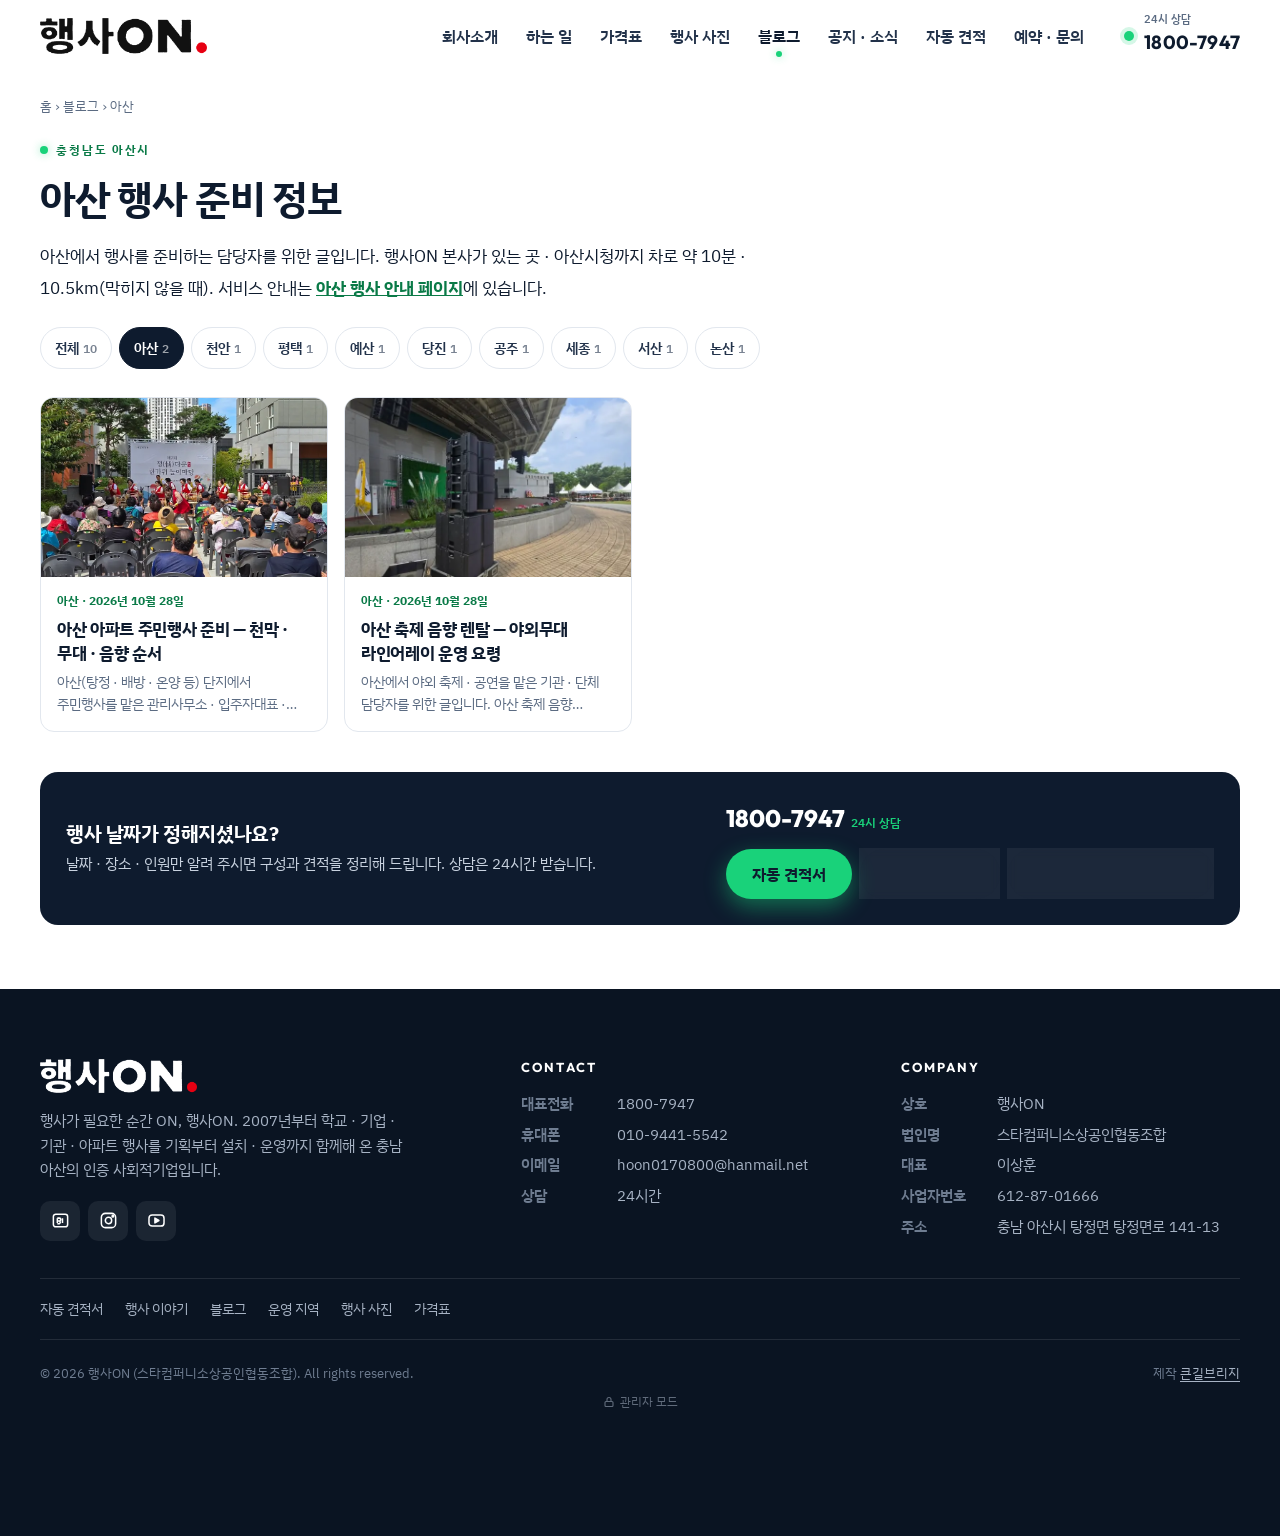
<file: blog/asan/index.html>
<!doctype html>
<html lang="ko">
<head>
<meta charset="utf-8">
<meta name="viewport" content="width=device-width,initial-scale=1,viewport-fit=cover">
<title>아산 행사 준비 정보 — 주민행사 · 학교축제 · 체육대회 · 음향 · 천막 | 행사ON</title>
<meta name="description" content="아산에서 행사를 준비할 때 확인할 것들. 아파트 주민행사 · 학교축제 · 체육대회 같은 행사와 음향 · 조명 · 무대 · 천막, 날씨와 안전, 견적 항목까지 현장 기준으로 정리한 글 모음입니다.">
<meta name="robots" content="index,follow,max-image-preview:large">
<link rel="canonical" href="https://brizymedia.github.io/haengsaon/blog/asan/">
<meta name="theme-color" content="#0E1B2E">
<meta property="og:type" content="website">
<meta property="og:site_name" content="행사ON">
<meta property="og:locale" content="ko_KR">
<meta property="og:title" content="아산 행사 준비 정보 — 주민행사 · 학교축제 · 체육대회 · 음향 · 천막 | 행사ON">
<meta property="og:description" content="아산에서 행사를 준비할 때 확인할 것들. 아파트 주민행사 · 학교축제 · 체육대회 같은 행사와 음향 · 조명 · 무대 · 천막, 날씨와 안전, 견적 항목까지 현장 기준으로 정리한 글 모음입니다.">
<meta property="og:url" content="https://brizymedia.github.io/haengsaon/blog/asan/">
<meta property="og:image" content="https://brizymedia.github.io/haengsaon/assets/img/p/apt-lh-1.webp">
<meta name="twitter:card" content="summary_large_image">
<meta name="geo.region" content="KR-44">
<meta name="geo.placename" content="아산시 탕정면">
<script type="application/ld+json">{"@context": "https://schema.org", "@type": "LocalBusiness", "@id": "https://brizymedia.github.io/haengsaon/#business", "name": "행사ON", "alternateName": ["스타컴퍼니", "스타컴퍼니소상공인협동조합"], "legalName": "스타컴퍼니소상공인협동조합", "slogan": "행사가 필요한 순간 ON, 행사ON", "url": "https://brizymedia.github.io/haengsaon/", "logo": "https://brizymedia.github.io/haengsaon/assets/img/logo-square.png", "image": "https://brizymedia.github.io/haengsaon/assets/img/og.jpg", "description": "2007년부터 음향 · 조명 · 무대 · 트러스 · LED, 천막 · 테이블 · 의자 렌탈, 에어바운스 · 물놀이, 학교 축제 · 체육대회, 기업행사, 아파트 주민축제를 기획부터 설치 · 운영까지 진행하는 충남 아산의 인증 사회적기업 행사 전문 회사.", "telephone": "+82-1800-7947", "email": "hoon0170800@hanmail.net", "taxID": "612-87-01666", "foundingDate": "2007", "founder": {"@type": "Person", "name": "이상훈"}, "address": {"@type": "PostalAddress", "streetAddress": "탕정면 탕정면로 141-13", "addressLocality": "아산시", "addressRegion": "충청남도", "addressCountry": "KR"}, "openingHoursSpecification": {"@type": "OpeningHoursSpecification", "dayOfWeek": ["Monday", "Tuesday", "Wednesday", "Thursday", "Friday", "Saturday", "Sunday"], "opens": "00:00", "closes": "23:59"}, "areaServed": [{"@type": "AdministrativeArea", "name": "아산시"}, {"@type": "AdministrativeArea", "name": "천안시"}, {"@type": "AdministrativeArea", "name": "당진시"}, {"@type": "AdministrativeArea", "name": "서산시"}, {"@type": "AdministrativeArea", "name": "예산군"}, {"@type": "AdministrativeArea", "name": "논산시"}, {"@type": "AdministrativeArea", "name": "공주시"}, {"@type": "AdministrativeArea", "name": "세종특별자치시"}, {"@type": "AdministrativeArea", "name": "충청남도"}], "sameAs": ["https://blog.naver.com/hoon0170800", "https://www.instagram.com/star5342011", "https://www.youtube.com/@스타컴퍼니-x3f"], "knowsAbout": ["학교 축제", "학교 체육대회", "학예발표회 음향 조명", "음향 렌탈", "조명 렌탈", "무대 트러스 LED", "천막 테이블 의자 렌탈", "에어바운스", "물놀이 행사", "아파트 주민축제", "플리마켓", "기업 체육대회", "송년회", "행사기획"]}</script>
<link rel="icon" href="../../assets/img/favicon.png" type="image/png">
<link rel="apple-touch-icon" href="../../assets/img/apple-touch-icon.png">
<link rel="preconnect" href="https://fonts.googleapis.com"><link rel="preconnect" href="https://fonts.gstatic.com" crossorigin>
<link href="https://fonts.googleapis.com/css2?family=IBM+Plex+Sans+KR:wght@400;500;600;700&family=Outfit:wght@600;700;800&display=swap" rel="stylesheet">
<link rel="stylesheet" href="../../assets/style.css?v=2">
<script defer src="https://www.ai-make.co.kr/stats/stats.js" data-site="haengsaon"></script>
<link rel="alternate" type="application/rss+xml" title="행사ON 행사 준비 블로그" href="https://brizymedia.github.io/haengsaon/rss.xml">
<script type="application/ld+json">{"@context":"https://schema.org","@graph":[{"@type":"BreadcrumbList","itemListElement":[{"@type":"ListItem","position":1,"name":"홈","item":"https://brizymedia.github.io/haengsaon/"},{"@type":"ListItem","position":2,"name":"블로그","item":"https://brizymedia.github.io/haengsaon/blog/"},{"@type":"ListItem","position":3,"name":"아산 행사 준비 정보","item":"https://brizymedia.github.io/haengsaon/blog/asan/"}]},{"@type":"CollectionPage","@id":"https://brizymedia.github.io/haengsaon/blog/asan/","name":"아산 행사 준비 정보","inLanguage":"ko","hasPart":[{"@type":"BlogPosting","headline":"아산 아파트 주민행사 준비 — 천막 · 무대 · 음향 순서","url":"https://brizymedia.github.io/haengsaon/blog/%EC%95%84%EC%82%B0-%EC%95%84%ED%8C%8C%ED%8A%B8-%EC%A3%BC%EB%AF%BC%ED%96%89%EC%82%AC-%EC%B2%9C%EB%A7%89-%EB%AC%B4%EB%8C%80-%EC%9D%8C%ED%96%A5-%EC%A4%80%EB%B9%84-%EC%88%9C%EC%84%9C/"},{"@type":"BlogPosting","headline":"아산 축제 음향 렌탈 — 야외무대 라인어레이 운영 요령","url":"https://brizymedia.github.io/haengsaon/blog/%EC%95%84%EC%82%B0-%EC%B6%95%EC%A0%9C-%EC%9D%8C%ED%96%A5-%EB%A0%8C%ED%83%88-%EC%95%BC%EC%99%B8%EB%AC%B4%EB%8C%80-%EB%9D%BC%EC%9D%B8%EC%96%B4%EB%A0%88%EC%9D%B4-%EC%9A%B4%EC%98%81-%EC%9A%94%EB%A0%B9/"}]}]}</script>
<style>.bl-crumb{width:min(1200px,100% - 40px);margin:0 auto;padding:22px 0 0;font-size:13px;color:var(--mute)}
.bl-crumb.narrow{width:min(760px,100% - 40px)}.bl-crumb a:hover{color:var(--on-ink)}
.bl-art{width:min(760px,100% - 40px);margin:0 auto;padding:14px 0 56px}
.bl .eyebrow2{display:inline-flex;align-items:center;gap:8px;font-family:var(--en);font-size:12px;font-weight:700;letter-spacing:.16em;color:var(--on-ink);margin:0 0 12px;text-transform:uppercase}
.bl .eyebrow2::before{content:"";width:8px;height:8px;border-radius:50%;background:var(--on);box-shadow:0 0 8px var(--glow)}
.bl h1{font-size:clamp(26px,4.2vw,40px);line-height:1.3;letter-spacing:-.03em;margin:0 0 16px;font-weight:700;color:var(--ink);text-wrap:balance}
.bl .meta{display:flex;flex-wrap:wrap;gap:6px;margin:0 0 24px}
.bl .meta a,.bl .meta span{font-size:13px;font-weight:600;padding:5px 12px;border-radius:999px;background:var(--soft);color:var(--mute)}
.bl .meta a{background:rgba(25,210,122,.13);color:var(--on-ink)}.bl .meta a:hover{background:rgba(25,210,122,.22)}
.bl .lead{font-size:17px;line-height:1.85;color:var(--ink);margin:0 0 24px}.bl .lead a{color:var(--on-ink);font-weight:700;text-decoration:underline}
.bl figure{margin:0 0 28px}.bl figure img{width:100%;height:auto;aspect-ratio:4/3;object-fit:cover;border-radius:14px;background:var(--soft)}
.bl figure.cover img{aspect-ratio:16/9}
.bl figcaption{font-size:13.5px;color:var(--mute);margin-top:8px;line-height:1.6}
.bl .points{background:var(--soft);border-radius:14px;padding:18px 22px;margin:0 0 28px}
.bl .points b{display:block;font-family:var(--en);font-size:12px;letter-spacing:.18em;color:var(--on-ink);margin-bottom:8px}
.bl .points ul,.bl .body ul{list-style:disc;padding-left:20px}.bl .body ol{list-style:decimal;padding-left:20px}
.bl .points li{line-height:1.75;margin:4px 0;color:var(--ink)}
.bl .toc{border-left:3px solid var(--on);padding:2px 0 2px 16px;margin:0 0 36px}
.bl .toc b{font-size:13px;color:var(--mute)}.bl .toc ol{margin:6px 0 0}.bl .toc li{line-height:1.9}.bl .toc a:hover{color:var(--on-ink)}
.bl .body h2,.bl .faq h2{font-size:22px;line-height:1.4;letter-spacing:-.02em;margin:42px 0 14px;font-weight:700;color:var(--ink);scroll-margin-top:calc(var(--hd) + 16px);text-wrap:balance}
.bl .body p,.bl .faq p{font-size:16px;line-height:1.95;color:var(--ink2);margin:0 0 18px}
.bl .body ul,.bl .body ol{margin:0 0 20px;color:var(--ink2)}.bl .body li{line-height:1.85;margin:5px 0}
.bl .body b{color:var(--ink)}.bl .body a,.bl .faq a{color:var(--on-ink);font-weight:700;text-decoration:underline;text-underline-offset:3px}
.bl .tbl{overflow-x:auto;margin:0 0 22px;border:1px solid var(--line);border-radius:12px;background:#fff}
.bl table{border-collapse:collapse;width:100%;font-size:14.5px;min-width:520px}
.bl th,.bl td{padding:10px 13px;text-align:left;vertical-align:top;border-bottom:1px solid var(--line);line-height:1.6}
.bl th{background:var(--soft);font-weight:700;white-space:nowrap;color:var(--ink)}.bl tbody tr:last-child td{border-bottom:0}
.bl .tip{background:rgba(25,210,122,.1);border-radius:12px;padding:14px 18px;margin:0 0 22px;font-size:15.5px;line-height:1.8;color:var(--ink)}
.bl .tip::before{content:'현장 메모';display:block;font-size:12px;font-weight:700;letter-spacing:.08em;color:var(--on-ink);margin-bottom:3px}
.bl .faq details{background:#fff;border:1px solid var(--line);border-radius:12px;margin:0 0 8px;padding:0 16px}
.bl .faq summary{cursor:pointer;font-weight:700;padding:13px 0;line-height:1.6;color:var(--ink)}.bl .faq details p{margin:0 0 14px}
.bl .src{margin-top:32px;font-size:13.5px;color:var(--mute);line-height:1.7}.bl .src ul{list-style:disc;padding-left:18px;margin:6px 0 0}.bl .src a{text-decoration:underline}
.bl .bcta{background:var(--ink);color:#fff;border-radius:18px;padding:26px;margin-top:40px;display:flex;flex-wrap:wrap;gap:18px;align-items:center;justify-content:space-between}
.bl .bcta h3{margin:0 0 5px;font-size:20px;letter-spacing:-.02em}.bl .bcta p{margin:0;color:#C8D2DF;font-size:14.5px;line-height:1.7}
.bl .bcta .num{font-family:var(--en);font-weight:800;font-size:24px;color:#fff;display:block;margin-bottom:10px}.bl .bcta .num small{font:600 12px var(--kr);color:var(--on);margin-left:6px}
.bl .bcta .btns{display:flex;gap:8px;flex-wrap:wrap}
.bl .bcta .btn-ghost{color:#fff;border-color:rgba(255,255,255,.35)}
.bl-more{width:min(1200px,100% - 40px);margin:0 auto;padding:8px 0 64px}.bl-more h2{font-size:20px;margin:0 0 16px;color:var(--ink)}
.bl-wrap{width:min(1200px,100% - 40px);margin:0 auto;padding:18px 0 64px}
.bl .cards{display:grid;grid-template-columns:repeat(auto-fill,minmax(260px,1fr));gap:16px}
.bl .card{display:block;background:#fff;border:1px solid var(--line);border-radius:14px;overflow:hidden;transition:transform .35s,box-shadow .35s}
.bl .card:hover{transform:translateY(-4px);box-shadow:var(--sh)}
.bl .card img{width:100%;height:auto;aspect-ratio:16/10;object-fit:cover;background:var(--soft)}
.bl .card .in{padding:14px 16px 17px}.bl .card .r{font-size:12px;font-weight:700;color:var(--on-ink);margin-bottom:6px}
.bl .card .t{font-size:16.5px;font-weight:700;line-height:1.45;letter-spacing:-.02em;color:var(--ink)}
.bl .card .s{font-size:13.5px;color:var(--mute);line-height:1.6;margin-top:6px;display:-webkit-box;-webkit-line-clamp:2;-webkit-box-orient:vertical;overflow:hidden}
.bl .chips{display:flex;flex-wrap:wrap;gap:7px;margin:0 0 28px}
.bl .chips a{font-size:14px;font-weight:600;padding:8px 14px;border-radius:999px;background:#fff;border:1px solid var(--line);color:var(--ink2)}
.bl .chips a[aria-current]{background:var(--ink);color:#fff;border-color:var(--ink)}.bl .chips small{font-weight:600;margin-left:4px;opacity:.6}
.bl .pager{display:flex;gap:7px;justify-content:center;margin-top:32px}
.bl .pager a,.bl .pager span{padding:8px 14px;border-radius:8px;border:1px solid var(--line);font-weight:700;font-size:14px;background:#fff}.bl .pager span{background:var(--ink);color:#fff}
.bl .empty{background:#fff;border:1px dashed var(--line);border-radius:14px;padding:22px;color:var(--mute);line-height:1.8;margin-bottom:24px}
.bl a:focus-visible,.bl summary:focus-visible{outline:2px solid var(--on);outline-offset:3px;border-radius:4px}
@media (max-width:640px){.bl .bcta{padding:22px 18px}.bl .lead{font-size:16px}}
@media (prefers-reduced-motion:reduce){.bl .card{transition:none}.bl .card:hover{transform:none}}</style>
</head>
<body>
<header class="hd" id="hd">
  <div class="wrap">
    <a class="logo" href="../../index.html" aria-label="행사ON 홈"><img src="../../assets/img/logo.png" alt="행사ON" width="185" height="40"></a>
    <nav class="menu" aria-label="주 메뉴"><a href="../../about.html">회사소개</a><a href="../../service.html">하는 일</a><a href="../../price.html">가격표</a><a href="../../portfolio.html">행사 사진</a><a href="../../blog/" class="act" aria-current="page">블로그</a><a href="../../notice.html">공지 · 소식</a><a href="../../quote.html">자동 견적</a><a href="../../contact.html">예약 · 문의</a></nav>
    <a class="tel" href="tel:1800-7947"><span class="dot" aria-hidden="true"></span><span><small>24시 상담</small>1800-7947</span></a>
    <button class="burger" id="burger" aria-label="메뉴 열기" aria-expanded="false" aria-controls="sheet"><i></i></button>
  </div>
</header>
<div class="sheet" id="sheet" aria-label="모바일 메뉴">
  <div class="head">
    <a href="../../index.html" aria-label="행사ON 홈"><img src="../../assets/img/logo.png" alt="행사ON" width="185" height="40"></a>
    <button class="x" aria-label="메뉴 닫기"><svg viewBox="0 0 24 24" fill="none" stroke="currentColor" stroke-width="2" stroke-linecap="round"><path d="M6 6l12 12M18 6L6 18"/></svg></button>
  </div>
  <nav><a href="../../index.html">홈<small>HOME</small></a><a href="../../about.html">회사소개<small>ABOUT</small></a><a href="../../service.html">하는 일<small>SERVICE</small></a><a href="../../price.html">가격표<small>PRICE</small></a><a href="../../portfolio.html">행사 사진<small>WORKS</small></a><a href="../../blog/">블로그<small>BLOG</small></a><a href="../../notice.html">공지 · 소식<small>NEWS</small></a><a href="../../quote.html">자동 견적서<small>QUOTE</small></a><a href="../../stories/index.html">행사 이야기<small>STORIES</small></a><a href="../../areas/index.html">운영 지역<small>AREAS</small></a><a href="../../contact.html">예약 · 문의<small>CONTACT</small></a></nav>
  <div class="foot">
    <span>행사ON (법인 스타컴퍼니소상공인협동조합) · 대표 이상훈<br>충남 아산시 탕정면 탕정면로 141-13 · 24시 상담</span>
    <a class="btn btn-on" href="tel:1800-7947"><svg viewBox="0 0 24 24" fill="none" stroke="currentColor" stroke-width="1.9" stroke-linecap="round" stroke-linejoin="round"><path d="M5 4h4l2 5-2.5 1.5a11 11 0 0 0 5 5L15 13l5 2v4a2 2 0 0 1-2 2A16 16 0 0 1 3 6a2 2 0 0 1 2-2z"/></svg>1800-7947 전화 상담</a>
  </div>
</div>
<main id="top" class="bl">
<div class="bl-crumb"><a href="../../index.html">홈</a> › <a href="../../blog/">블로그</a> › 아산</div>
<div class="bl-wrap">
  <p class="eyebrow2">충청남도 아산시</p>
  <h1>아산 행사 준비 정보</h1>
  <p class="lead" style="max-width:760px">아산에서 행사를 준비하는 담당자를 위한 글입니다. 행사ON 본사가 있는 곳 · 아산시청까지 차로 약 10분 · 10.5km(막히지 않을 때). 서비스 안내는 <a href="../../areas/asan.html" style="text-decoration:underline">아산 행사 안내 페이지</a>에 있습니다.</p>
  <nav class="chips" aria-label="지역별 글">
    <a href="../../blog/">전체<small>10</small></a>
    <a href="../../blog/asan/" aria-current="page">아산<small>2</small></a>
    <a href="../../blog/cheonan/">천안<small>1</small></a>
    <a href="../../blog/pyeongtaek/">평택<small>1</small></a>
    <a href="../../blog/yesan/">예산<small>1</small></a>
    <a href="../../blog/dangjin/">당진<small>1</small></a>
    <a href="../../blog/gongju/">공주<small>1</small></a>
    <a href="../../blog/sejong/">세종<small>1</small></a>
    <a href="../../blog/seosan/">서산<small>1</small></a>
    <a href="../../blog/nonsan/">논산<small>1</small></a>
  </nav>
  <div class="cards"><a class="card" href="../../blog/%EC%95%84%EC%82%B0-%EC%95%84%ED%8C%8C%ED%8A%B8-%EC%A3%BC%EB%AF%BC%ED%96%89%EC%82%AC-%EC%B2%9C%EB%A7%89-%EB%AC%B4%EB%8C%80-%EC%9D%8C%ED%96%A5-%EC%A4%80%EB%B9%84-%EC%88%9C%EC%84%9C/">
      <img src="../../assets/img/t/apt-lh-1.webp" alt="아파트 단지 안 트러스 백드롭 무대 앞에서 장구 공연이 열리고 주민들이 의자에 앉아 보는 모습" loading="lazy" decoding="async" width="800" height="500">
      <div class="in"><div class="r">아산 · 2026년 10월 28일</div><div class="t">아산 아파트 주민행사 준비 — 천막 · 무대 · 음향 순서</div><div class="s">아산(탕정 · 배방 · 온양 등) 단지에서 주민행사를 맡은 관리사무소 · 입주자대표 · 복지관 담당자를 위한 글입니다. 아산 아파트 주민행사의 공간 고르기, 천막 · 무대 · 음향 배치, 계절별 구성, 견적 항목을 정리했습니다.</div></div>
    </a>
<a class="card" href="../../blog/%EC%95%84%EC%82%B0-%EC%B6%95%EC%A0%9C-%EC%9D%8C%ED%96%A5-%EB%A0%8C%ED%83%88-%EC%95%BC%EC%99%B8%EB%AC%B4%EB%8C%80-%EB%9D%BC%EC%9D%B8%EC%96%B4%EB%A0%88%EC%9D%B4-%EC%9A%B4%EC%98%81-%EC%9A%94%EB%A0%B9/">
      <img src="../../assets/img/t/fest-agri-6.webp" alt="야외음악당 지붕에 매단 라인어레이 스피커와 바닥에 쌓아 올린 스피커, 옆으로 이어진 광장" loading="lazy" decoding="async" width="800" height="500">
      <div class="in"><div class="r">아산 · 2026년 10월 28일</div><div class="t">아산 축제 음향 렌탈 — 야외무대 라인어레이 운영 요령</div><div class="s">아산에서 야외 축제 · 공연을 맡은 기관 · 단체 담당자를 위한 글입니다. 아산 축제 음향 렌탈에서 라인어레이와 전면 스피커 배치, 출연자가 바뀌는 공연의 마이크 준비, 안전 서류 일정, 견적 항목을 정리했습니다.</div></div>
    </a></div>
  <div class="bcta">
    <div><h3>행사 날짜가 정해지셨나요?</h3><p>날짜 · 장소 · 인원만 알려 주시면 구성과 견적을 정리해 드립니다. 상담은 24시간 받습니다.</p></div>
    <div><a class="num" href="tel:1800-7947">1800-7947<small>24시 상담</small></a><div class="btns"><a class="btn btn-on" href="../../quote.html">자동 견적서</a><a class="btn btn-ghost" href="../../contact.html">예약 · 문의 폼</a><a class="btn btn-ghost" href="sms:010-9441-5542">문자 010-9441-5542</a></div></div>
  </div>
</div>
</main>
<footer class="ft">
  <div class="wrap">
    <div class="top">
      <div>
        <a class="logo" href="../../index.html" aria-label="행사ON 홈"><img src="../../assets/img/logo-white.png" alt="행사ON" width="185" height="40"></a>
        <p>행사가 필요한 순간 ON, 행사ON. 2007년부터 학교 · 기업 · 기관 · 아파트 행사를 기획부터 설치 · 운영까지 함께해 온 충남 아산의 인증 사회적기업입니다.</p>
        <div class="sns">
          <a href="https://blog.naver.com/hoon0170800" target="_blank" rel="noopener" aria-label="네이버 블로그"><svg viewBox="0 0 24 24" fill="none" stroke="currentColor" stroke-width="1.9" stroke-linejoin="round"><rect x="3" y="4" width="18" height="16" rx="3"/><path d="M8 9v6M8 9h2.5a1.8 1.8 0 0 1 0 3.6H8m2.5 0a1.8 1.8 0 0 1 0 3.4H8M14.5 9v6"/></svg></a>
          <a href="https://www.instagram.com/star5342011" target="_blank" rel="noopener" aria-label="인스타그램"><svg viewBox="0 0 24 24" fill="none" stroke="currentColor" stroke-width="1.9"><rect x="3" y="3" width="18" height="18" rx="5"/><circle cx="12" cy="12" r="4"/><circle cx="17.5" cy="6.5" r="1" fill="currentColor"/></svg></a>
          <a href="https://www.youtube.com/@%EC%8A%A4%ED%83%80%EC%BB%B4%ED%8D%BC%EB%8B%88-x3f" target="_blank" rel="noopener" aria-label="유튜브"><svg viewBox="0 0 24 24" fill="none" stroke="currentColor" stroke-width="1.9" stroke-linejoin="round"><rect x="2.5" y="5" width="19" height="14" rx="4"/><path d="M10 9l5 3-5 3z" fill="currentColor"/></svg></a>
        </div>
      </div>
      <div><h4>CONTACT</h4><ul>
        <li><b>대표전화</b><a href="tel:1800-7947">1800-7947</a></li>
        <li><b>휴대폰</b><a href="tel:010-9441-5542">010-9441-5542</a></li>
        <li><b>이메일</b><a href="mailto:hoon0170800@hanmail.net">hoon0170800@hanmail.net</a></li>
        <li><b>상담</b>24시간</li></ul></div>
      <div><h4>COMPANY</h4><ul>
        <li><b>상호</b>행사ON</li>
        <li><b>법인명</b>스타컴퍼니소상공인협동조합</li>
        <li><b>대표</b>이상훈</li>
        <li><b>사업자번호</b>612-87-01666</li>
        <li><b>주소</b>충남 아산시 탕정면 탕정면로 141-13</li></ul></div>
    </div>
    <div class="ftl"><a href="../../quote.html">자동 견적서</a><a href="../../stories/index.html">행사 이야기</a><a href="../../blog/">블로그</a><a href="../../areas/index.html">운영 지역</a><a href="../../portfolio.html">행사 사진</a><a href="../../price.html">가격표</a></div>
    <div class="bot"><span>© 2026 행사ON (스타컴퍼니소상공인협동조합). All rights reserved.</span><span>제작 <a href="https://www.ai-make.co.kr" target="_blank" rel="noopener">큰길브리지</a></span></div>
  </div>
</footer>
<nav class="quick" aria-label="빠른 연락">
  <a href="tel:1800-7947"><svg viewBox="0 0 24 24" fill="none" stroke="currentColor" stroke-width="1.9" stroke-linecap="round" stroke-linejoin="round"><path d="M5 4h4l2 5-2.5 1.5a11 11 0 0 0 5 5L15 13l5 2v4a2 2 0 0 1-2 2A16 16 0 0 1 3 6a2 2 0 0 1 2-2z"/></svg>전화</a>
  <a href="sms:010-9441-5542"><svg viewBox="0 0 24 24" fill="none" stroke="currentColor" stroke-width="1.9" stroke-linecap="round" stroke-linejoin="round"><path d="M4 5h16v11H9l-5 4z"/><path d="M8 10h8M8 13h5"/></svg>문자</a>
  <a class="kakao" href="#" data-kakao hidden><svg viewBox="0 0 24 24" fill="currentColor"><path d="M12 4C7 4 3 7.1 3 11c0 2.5 1.7 4.7 4.2 5.9l-.9 3.3c-.1.3.3.6.6.4l3.9-2.6c.4 0 .8.1 1.2.1 5 0 9-3.1 9-7s-4-7.1-9-7.1z"/></svg>카톡</a>
  <a class="main" href="../../contact.html"><svg viewBox="0 0 24 24" fill="none" stroke="currentColor" stroke-width="1.9" stroke-linecap="round" stroke-linejoin="round"><path d="M14 3H6a2 2 0 0 0-2 2v14a2 2 0 0 0 2 2h12a2 2 0 0 0 2-2V9z"/><path d="M14 3v6h6M8 13h8M8 17h5"/></svg>견적문의</a>
</nav>
<button class="totop" id="totop" aria-label="맨 위로"><svg viewBox="0 0 24 24" fill="none" stroke="currentColor" stroke-width="2" stroke-linecap="round" stroke-linejoin="round"><path d="M12 19V5M5 12l7-7 7 7"/></svg></button>
<script src="../../assets/app.js?v=20261102"></script>
</body>
</html>
</file>
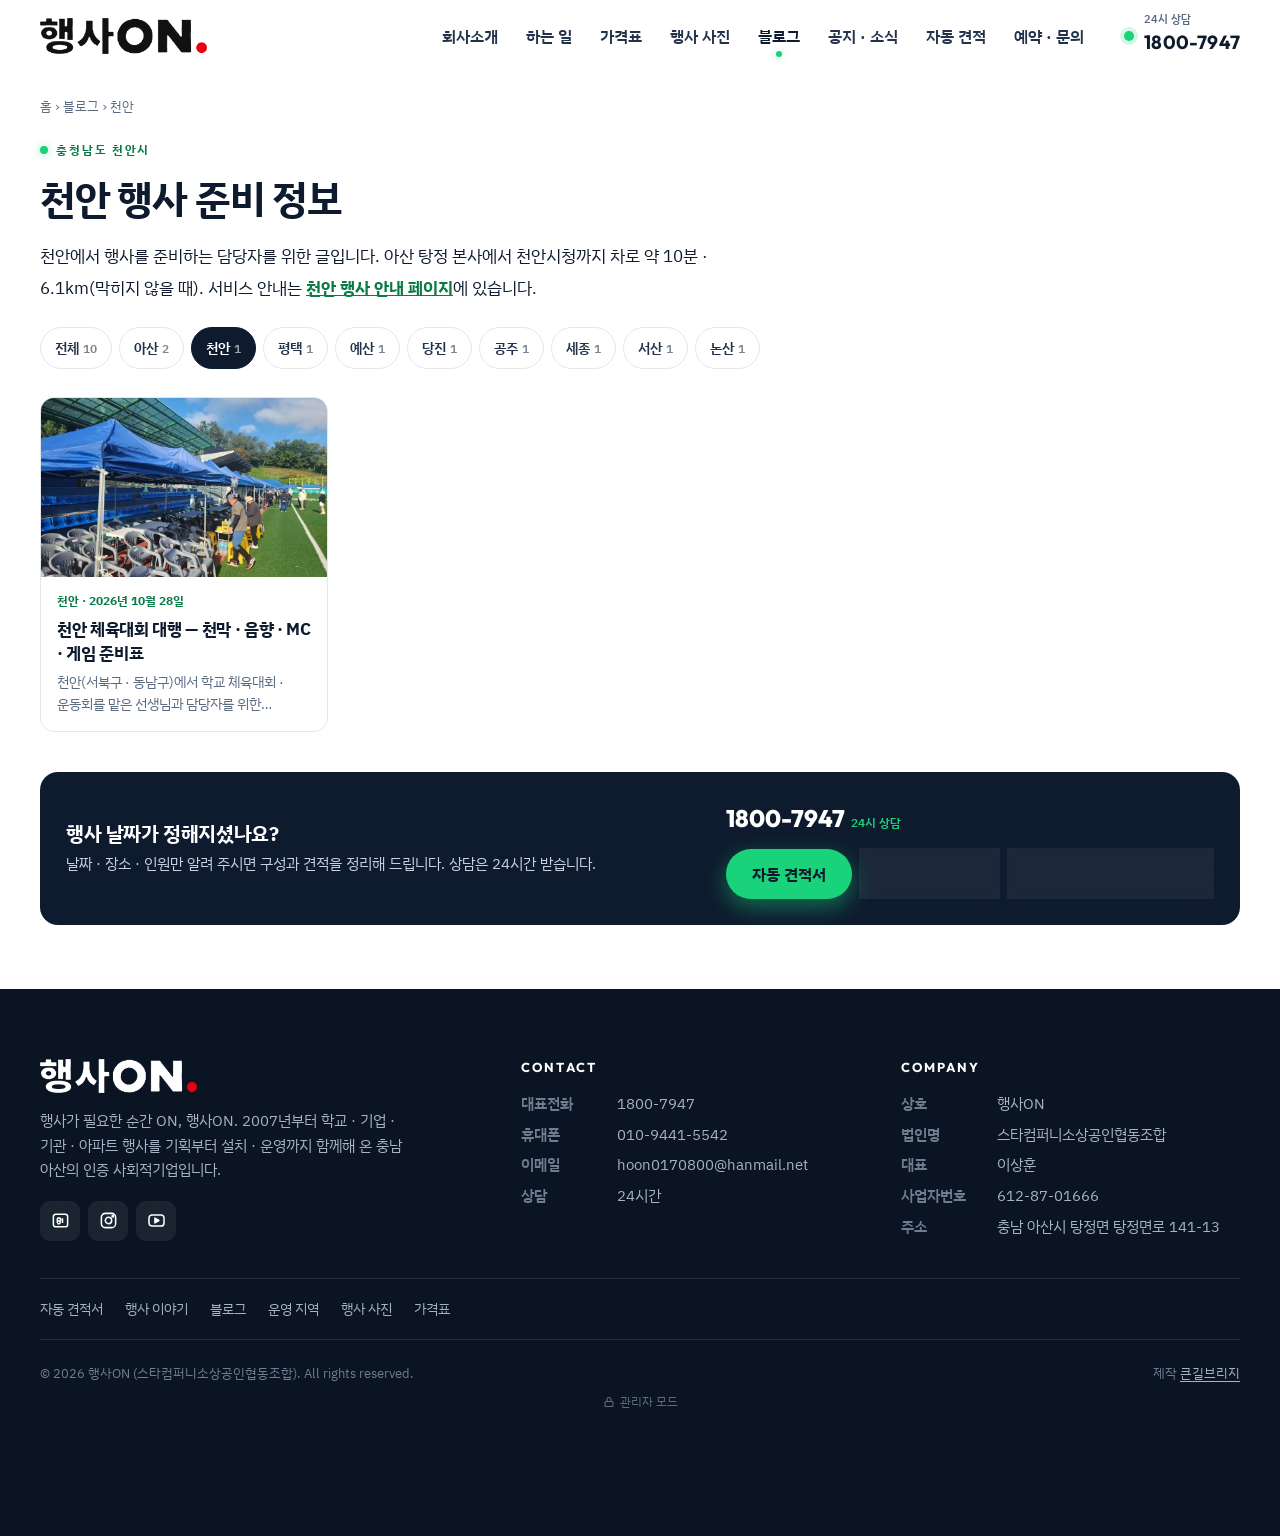
<file: blog/cheonan/index.html>
<!doctype html>
<html lang="ko">
<head>
<meta charset="utf-8">
<meta name="viewport" content="width=device-width,initial-scale=1,viewport-fit=cover">
<title>천안 행사 준비 정보 — 주민행사 · 학교축제 · 체육대회 · 음향 · 천막 | 행사ON</title>
<meta name="description" content="천안에서 행사를 준비할 때 확인할 것들. 아파트 주민행사 · 학교축제 · 체육대회 같은 행사와 음향 · 조명 · 무대 · 천막, 날씨와 안전, 견적 항목까지 현장 기준으로 정리한 글 모음입니다.">
<meta name="robots" content="index,follow,max-image-preview:large">
<link rel="canonical" href="https://brizymedia.github.io/haengsaon/blog/cheonan/">
<meta name="theme-color" content="#0E1B2E">
<meta property="og:type" content="website">
<meta property="og:site_name" content="행사ON">
<meta property="og:locale" content="ko_KR">
<meta property="og:title" content="천안 행사 준비 정보 — 주민행사 · 학교축제 · 체육대회 · 음향 · 천막 | 행사ON">
<meta property="og:description" content="천안에서 행사를 준비할 때 확인할 것들. 아파트 주민행사 · 학교축제 · 체육대회 같은 행사와 음향 · 조명 · 무대 · 천막, 날씨와 안전, 견적 항목까지 현장 기준으로 정리한 글 모음입니다.">
<meta property="og:url" content="https://brizymedia.github.io/haengsaon/blog/cheonan/">
<meta property="og:image" content="https://brizymedia.github.io/haengsaon/assets/img/p/tent-incheon-1.webp">
<meta name="twitter:card" content="summary_large_image">
<meta name="geo.region" content="KR-44">
<meta name="geo.placename" content="아산시 탕정면">
<script type="application/ld+json">{"@context": "https://schema.org", "@type": "LocalBusiness", "@id": "https://brizymedia.github.io/haengsaon/#business", "name": "행사ON", "alternateName": ["스타컴퍼니", "스타컴퍼니소상공인협동조합"], "legalName": "스타컴퍼니소상공인협동조합", "slogan": "행사가 필요한 순간 ON, 행사ON", "url": "https://brizymedia.github.io/haengsaon/", "logo": "https://brizymedia.github.io/haengsaon/assets/img/logo-square.png", "image": "https://brizymedia.github.io/haengsaon/assets/img/og.jpg", "description": "2007년부터 음향 · 조명 · 무대 · 트러스 · LED, 천막 · 테이블 · 의자 렌탈, 에어바운스 · 물놀이, 학교 축제 · 체육대회, 기업행사, 아파트 주민축제를 기획부터 설치 · 운영까지 진행하는 충남 아산의 인증 사회적기업 행사 전문 회사.", "telephone": "+82-1800-7947", "email": "hoon0170800@hanmail.net", "taxID": "612-87-01666", "foundingDate": "2007", "founder": {"@type": "Person", "name": "이상훈"}, "address": {"@type": "PostalAddress", "streetAddress": "탕정면 탕정면로 141-13", "addressLocality": "아산시", "addressRegion": "충청남도", "addressCountry": "KR"}, "openingHoursSpecification": {"@type": "OpeningHoursSpecification", "dayOfWeek": ["Monday", "Tuesday", "Wednesday", "Thursday", "Friday", "Saturday", "Sunday"], "opens": "00:00", "closes": "23:59"}, "areaServed": [{"@type": "AdministrativeArea", "name": "아산시"}, {"@type": "AdministrativeArea", "name": "천안시"}, {"@type": "AdministrativeArea", "name": "당진시"}, {"@type": "AdministrativeArea", "name": "서산시"}, {"@type": "AdministrativeArea", "name": "예산군"}, {"@type": "AdministrativeArea", "name": "논산시"}, {"@type": "AdministrativeArea", "name": "공주시"}, {"@type": "AdministrativeArea", "name": "세종특별자치시"}, {"@type": "AdministrativeArea", "name": "충청남도"}], "sameAs": ["https://blog.naver.com/hoon0170800", "https://www.instagram.com/star5342011", "https://www.youtube.com/@스타컴퍼니-x3f"], "knowsAbout": ["학교 축제", "학교 체육대회", "학예발표회 음향 조명", "음향 렌탈", "조명 렌탈", "무대 트러스 LED", "천막 테이블 의자 렌탈", "에어바운스", "물놀이 행사", "아파트 주민축제", "플리마켓", "기업 체육대회", "송년회", "행사기획"]}</script>
<link rel="icon" href="../../assets/img/favicon.png" type="image/png">
<link rel="apple-touch-icon" href="../../assets/img/apple-touch-icon.png">
<link rel="preconnect" href="https://fonts.googleapis.com"><link rel="preconnect" href="https://fonts.gstatic.com" crossorigin>
<link href="https://fonts.googleapis.com/css2?family=IBM+Plex+Sans+KR:wght@400;500;600;700&family=Outfit:wght@600;700;800&display=swap" rel="stylesheet">
<link rel="stylesheet" href="../../assets/style.css?v=2">
<script defer src="https://www.ai-make.co.kr/stats/stats.js" data-site="haengsaon"></script>
<link rel="alternate" type="application/rss+xml" title="행사ON 행사 준비 블로그" href="https://brizymedia.github.io/haengsaon/rss.xml">
<script type="application/ld+json">{"@context":"https://schema.org","@graph":[{"@type":"BreadcrumbList","itemListElement":[{"@type":"ListItem","position":1,"name":"홈","item":"https://brizymedia.github.io/haengsaon/"},{"@type":"ListItem","position":2,"name":"블로그","item":"https://brizymedia.github.io/haengsaon/blog/"},{"@type":"ListItem","position":3,"name":"천안 행사 준비 정보","item":"https://brizymedia.github.io/haengsaon/blog/cheonan/"}]},{"@type":"CollectionPage","@id":"https://brizymedia.github.io/haengsaon/blog/cheonan/","name":"천안 행사 준비 정보","inLanguage":"ko","hasPart":[{"@type":"BlogPosting","headline":"천안 체육대회 대행 — 천막 · 음향 · MC · 게임 준비표","url":"https://brizymedia.github.io/haengsaon/blog/%EC%B2%9C%EC%95%88-%EC%B2%B4%EC%9C%A1%EB%8C%80%ED%9A%8C-%EB%8C%80%ED%96%89-%EC%B2%9C%EB%A7%89-%EC%9D%8C%ED%96%A5-mc-%EA%B2%8C%EC%9E%84-%EC%A4%80%EB%B9%84%ED%91%9C/"}]}]}</script>
<style>.bl-crumb{width:min(1200px,100% - 40px);margin:0 auto;padding:22px 0 0;font-size:13px;color:var(--mute)}
.bl-crumb.narrow{width:min(760px,100% - 40px)}.bl-crumb a:hover{color:var(--on-ink)}
.bl-art{width:min(760px,100% - 40px);margin:0 auto;padding:14px 0 56px}
.bl .eyebrow2{display:inline-flex;align-items:center;gap:8px;font-family:var(--en);font-size:12px;font-weight:700;letter-spacing:.16em;color:var(--on-ink);margin:0 0 12px;text-transform:uppercase}
.bl .eyebrow2::before{content:"";width:8px;height:8px;border-radius:50%;background:var(--on);box-shadow:0 0 8px var(--glow)}
.bl h1{font-size:clamp(26px,4.2vw,40px);line-height:1.3;letter-spacing:-.03em;margin:0 0 16px;font-weight:700;color:var(--ink);text-wrap:balance}
.bl .meta{display:flex;flex-wrap:wrap;gap:6px;margin:0 0 24px}
.bl .meta a,.bl .meta span{font-size:13px;font-weight:600;padding:5px 12px;border-radius:999px;background:var(--soft);color:var(--mute)}
.bl .meta a{background:rgba(25,210,122,.13);color:var(--on-ink)}.bl .meta a:hover{background:rgba(25,210,122,.22)}
.bl .lead{font-size:17px;line-height:1.85;color:var(--ink);margin:0 0 24px}.bl .lead a{color:var(--on-ink);font-weight:700;text-decoration:underline}
.bl figure{margin:0 0 28px}.bl figure img{width:100%;height:auto;aspect-ratio:4/3;object-fit:cover;border-radius:14px;background:var(--soft)}
.bl figure.cover img{aspect-ratio:16/9}
.bl figcaption{font-size:13.5px;color:var(--mute);margin-top:8px;line-height:1.6}
.bl .points{background:var(--soft);border-radius:14px;padding:18px 22px;margin:0 0 28px}
.bl .points b{display:block;font-family:var(--en);font-size:12px;letter-spacing:.18em;color:var(--on-ink);margin-bottom:8px}
.bl .points ul,.bl .body ul{list-style:disc;padding-left:20px}.bl .body ol{list-style:decimal;padding-left:20px}
.bl .points li{line-height:1.75;margin:4px 0;color:var(--ink)}
.bl .toc{border-left:3px solid var(--on);padding:2px 0 2px 16px;margin:0 0 36px}
.bl .toc b{font-size:13px;color:var(--mute)}.bl .toc ol{margin:6px 0 0}.bl .toc li{line-height:1.9}.bl .toc a:hover{color:var(--on-ink)}
.bl .body h2,.bl .faq h2{font-size:22px;line-height:1.4;letter-spacing:-.02em;margin:42px 0 14px;font-weight:700;color:var(--ink);scroll-margin-top:calc(var(--hd) + 16px);text-wrap:balance}
.bl .body p,.bl .faq p{font-size:16px;line-height:1.95;color:var(--ink2);margin:0 0 18px}
.bl .body ul,.bl .body ol{margin:0 0 20px;color:var(--ink2)}.bl .body li{line-height:1.85;margin:5px 0}
.bl .body b{color:var(--ink)}.bl .body a,.bl .faq a{color:var(--on-ink);font-weight:700;text-decoration:underline;text-underline-offset:3px}
.bl .tbl{overflow-x:auto;margin:0 0 22px;border:1px solid var(--line);border-radius:12px;background:#fff}
.bl table{border-collapse:collapse;width:100%;font-size:14.5px;min-width:520px}
.bl th,.bl td{padding:10px 13px;text-align:left;vertical-align:top;border-bottom:1px solid var(--line);line-height:1.6}
.bl th{background:var(--soft);font-weight:700;white-space:nowrap;color:var(--ink)}.bl tbody tr:last-child td{border-bottom:0}
.bl .tip{background:rgba(25,210,122,.1);border-radius:12px;padding:14px 18px;margin:0 0 22px;font-size:15.5px;line-height:1.8;color:var(--ink)}
.bl .tip::before{content:'현장 메모';display:block;font-size:12px;font-weight:700;letter-spacing:.08em;color:var(--on-ink);margin-bottom:3px}
.bl .faq details{background:#fff;border:1px solid var(--line);border-radius:12px;margin:0 0 8px;padding:0 16px}
.bl .faq summary{cursor:pointer;font-weight:700;padding:13px 0;line-height:1.6;color:var(--ink)}.bl .faq details p{margin:0 0 14px}
.bl .src{margin-top:32px;font-size:13.5px;color:var(--mute);line-height:1.7}.bl .src ul{list-style:disc;padding-left:18px;margin:6px 0 0}.bl .src a{text-decoration:underline}
.bl .bcta{background:var(--ink);color:#fff;border-radius:18px;padding:26px;margin-top:40px;display:flex;flex-wrap:wrap;gap:18px;align-items:center;justify-content:space-between}
.bl .bcta h3{margin:0 0 5px;font-size:20px;letter-spacing:-.02em}.bl .bcta p{margin:0;color:#C8D2DF;font-size:14.5px;line-height:1.7}
.bl .bcta .num{font-family:var(--en);font-weight:800;font-size:24px;color:#fff;display:block;margin-bottom:10px}.bl .bcta .num small{font:600 12px var(--kr);color:var(--on);margin-left:6px}
.bl .bcta .btns{display:flex;gap:8px;flex-wrap:wrap}
.bl .bcta .btn-ghost{color:#fff;border-color:rgba(255,255,255,.35)}
.bl-more{width:min(1200px,100% - 40px);margin:0 auto;padding:8px 0 64px}.bl-more h2{font-size:20px;margin:0 0 16px;color:var(--ink)}
.bl-wrap{width:min(1200px,100% - 40px);margin:0 auto;padding:18px 0 64px}
.bl .cards{display:grid;grid-template-columns:repeat(auto-fill,minmax(260px,1fr));gap:16px}
.bl .card{display:block;background:#fff;border:1px solid var(--line);border-radius:14px;overflow:hidden;transition:transform .35s,box-shadow .35s}
.bl .card:hover{transform:translateY(-4px);box-shadow:var(--sh)}
.bl .card img{width:100%;height:auto;aspect-ratio:16/10;object-fit:cover;background:var(--soft)}
.bl .card .in{padding:14px 16px 17px}.bl .card .r{font-size:12px;font-weight:700;color:var(--on-ink);margin-bottom:6px}
.bl .card .t{font-size:16.5px;font-weight:700;line-height:1.45;letter-spacing:-.02em;color:var(--ink)}
.bl .card .s{font-size:13.5px;color:var(--mute);line-height:1.6;margin-top:6px;display:-webkit-box;-webkit-line-clamp:2;-webkit-box-orient:vertical;overflow:hidden}
.bl .chips{display:flex;flex-wrap:wrap;gap:7px;margin:0 0 28px}
.bl .chips a{font-size:14px;font-weight:600;padding:8px 14px;border-radius:999px;background:#fff;border:1px solid var(--line);color:var(--ink2)}
.bl .chips a[aria-current]{background:var(--ink);color:#fff;border-color:var(--ink)}.bl .chips small{font-weight:600;margin-left:4px;opacity:.6}
.bl .pager{display:flex;gap:7px;justify-content:center;margin-top:32px}
.bl .pager a,.bl .pager span{padding:8px 14px;border-radius:8px;border:1px solid var(--line);font-weight:700;font-size:14px;background:#fff}.bl .pager span{background:var(--ink);color:#fff}
.bl .empty{background:#fff;border:1px dashed var(--line);border-radius:14px;padding:22px;color:var(--mute);line-height:1.8;margin-bottom:24px}
.bl a:focus-visible,.bl summary:focus-visible{outline:2px solid var(--on);outline-offset:3px;border-radius:4px}
@media (max-width:640px){.bl .bcta{padding:22px 18px}.bl .lead{font-size:16px}}
@media (prefers-reduced-motion:reduce){.bl .card{transition:none}.bl .card:hover{transform:none}}</style>
</head>
<body>
<header class="hd" id="hd">
  <div class="wrap">
    <a class="logo" href="../../index.html" aria-label="행사ON 홈"><img src="../../assets/img/logo.png" alt="행사ON" width="185" height="40"></a>
    <nav class="menu" aria-label="주 메뉴"><a href="../../about.html">회사소개</a><a href="../../service.html">하는 일</a><a href="../../price.html">가격표</a><a href="../../portfolio.html">행사 사진</a><a href="../../blog/" class="act" aria-current="page">블로그</a><a href="../../notice.html">공지 · 소식</a><a href="../../quote.html">자동 견적</a><a href="../../contact.html">예약 · 문의</a></nav>
    <a class="tel" href="tel:1800-7947"><span class="dot" aria-hidden="true"></span><span><small>24시 상담</small>1800-7947</span></a>
    <button class="burger" id="burger" aria-label="메뉴 열기" aria-expanded="false" aria-controls="sheet"><i></i></button>
  </div>
</header>
<div class="sheet" id="sheet" aria-label="모바일 메뉴">
  <div class="head">
    <a href="../../index.html" aria-label="행사ON 홈"><img src="../../assets/img/logo.png" alt="행사ON" width="185" height="40"></a>
    <button class="x" aria-label="메뉴 닫기"><svg viewBox="0 0 24 24" fill="none" stroke="currentColor" stroke-width="2" stroke-linecap="round"><path d="M6 6l12 12M18 6L6 18"/></svg></button>
  </div>
  <nav><a href="../../index.html">홈<small>HOME</small></a><a href="../../about.html">회사소개<small>ABOUT</small></a><a href="../../service.html">하는 일<small>SERVICE</small></a><a href="../../price.html">가격표<small>PRICE</small></a><a href="../../portfolio.html">행사 사진<small>WORKS</small></a><a href="../../blog/">블로그<small>BLOG</small></a><a href="../../notice.html">공지 · 소식<small>NEWS</small></a><a href="../../quote.html">자동 견적서<small>QUOTE</small></a><a href="../../stories/index.html">행사 이야기<small>STORIES</small></a><a href="../../areas/index.html">운영 지역<small>AREAS</small></a><a href="../../contact.html">예약 · 문의<small>CONTACT</small></a></nav>
  <div class="foot">
    <span>행사ON (법인 스타컴퍼니소상공인협동조합) · 대표 이상훈<br>충남 아산시 탕정면 탕정면로 141-13 · 24시 상담</span>
    <a class="btn btn-on" href="tel:1800-7947"><svg viewBox="0 0 24 24" fill="none" stroke="currentColor" stroke-width="1.9" stroke-linecap="round" stroke-linejoin="round"><path d="M5 4h4l2 5-2.5 1.5a11 11 0 0 0 5 5L15 13l5 2v4a2 2 0 0 1-2 2A16 16 0 0 1 3 6a2 2 0 0 1 2-2z"/></svg>1800-7947 전화 상담</a>
  </div>
</div>
<main id="top" class="bl">
<div class="bl-crumb"><a href="../../index.html">홈</a> › <a href="../../blog/">블로그</a> › 천안</div>
<div class="bl-wrap">
  <p class="eyebrow2">충청남도 천안시</p>
  <h1>천안 행사 준비 정보</h1>
  <p class="lead" style="max-width:760px">천안에서 행사를 준비하는 담당자를 위한 글입니다. 아산 탕정 본사에서 천안시청까지 차로 약 10분 · 6.1km(막히지 않을 때). 서비스 안내는 <a href="../../areas/cheonan.html" style="text-decoration:underline">천안 행사 안내 페이지</a>에 있습니다.</p>
  <nav class="chips" aria-label="지역별 글">
    <a href="../../blog/">전체<small>10</small></a>
    <a href="../../blog/asan/">아산<small>2</small></a>
    <a href="../../blog/cheonan/" aria-current="page">천안<small>1</small></a>
    <a href="../../blog/pyeongtaek/">평택<small>1</small></a>
    <a href="../../blog/yesan/">예산<small>1</small></a>
    <a href="../../blog/dangjin/">당진<small>1</small></a>
    <a href="../../blog/gongju/">공주<small>1</small></a>
    <a href="../../blog/sejong/">세종<small>1</small></a>
    <a href="../../blog/seosan/">서산<small>1</small></a>
    <a href="../../blog/nonsan/">논산<small>1</small></a>
  </nav>
  <div class="cards"><a class="card" href="../../blog/%EC%B2%9C%EC%95%88-%EC%B2%B4%EC%9C%A1%EB%8C%80%ED%9A%8C-%EB%8C%80%ED%96%89-%EC%B2%9C%EB%A7%89-%EC%9D%8C%ED%96%A5-mc-%EA%B2%8C%EC%9E%84-%EC%A4%80%EB%B9%84%ED%91%9C/">
      <img src="../../assets/img/t/tent-incheon-1.webp" alt="운동장 스탠드 앞 잔디에 파란 캐노피 천막을 길게 세우고 아래에 회색 의자와 테이블을 놓은 모습" loading="lazy" decoding="async" width="800" height="500">
      <div class="in"><div class="r">천안 · 2026년 10월 28일</div><div class="t">천안 체육대회 대행 — 천막 · 음향 · MC · 게임 준비표</div><div class="s">천안(서북구 · 동남구)에서 학교 체육대회 · 운동회를 맡은 선생님과 담당자를 위한 글입니다. 천안 체육대회 대행을 맡길 때 정할 것, 운동장 천막 배치, 음향 · MC · 게임장비 준비, 시간표와 견적 항목을 정리했습니다.</div></div>
    </a></div>
  <div class="bcta">
    <div><h3>행사 날짜가 정해지셨나요?</h3><p>날짜 · 장소 · 인원만 알려 주시면 구성과 견적을 정리해 드립니다. 상담은 24시간 받습니다.</p></div>
    <div><a class="num" href="tel:1800-7947">1800-7947<small>24시 상담</small></a><div class="btns"><a class="btn btn-on" href="../../quote.html">자동 견적서</a><a class="btn btn-ghost" href="../../contact.html">예약 · 문의 폼</a><a class="btn btn-ghost" href="sms:010-9441-5542">문자 010-9441-5542</a></div></div>
  </div>
</div>
</main>
<footer class="ft">
  <div class="wrap">
    <div class="top">
      <div>
        <a class="logo" href="../../index.html" aria-label="행사ON 홈"><img src="../../assets/img/logo-white.png" alt="행사ON" width="185" height="40"></a>
        <p>행사가 필요한 순간 ON, 행사ON. 2007년부터 학교 · 기업 · 기관 · 아파트 행사를 기획부터 설치 · 운영까지 함께해 온 충남 아산의 인증 사회적기업입니다.</p>
        <div class="sns">
          <a href="https://blog.naver.com/hoon0170800" target="_blank" rel="noopener" aria-label="네이버 블로그"><svg viewBox="0 0 24 24" fill="none" stroke="currentColor" stroke-width="1.9" stroke-linejoin="round"><rect x="3" y="4" width="18" height="16" rx="3"/><path d="M8 9v6M8 9h2.5a1.8 1.8 0 0 1 0 3.6H8m2.5 0a1.8 1.8 0 0 1 0 3.4H8M14.5 9v6"/></svg></a>
          <a href="https://www.instagram.com/star5342011" target="_blank" rel="noopener" aria-label="인스타그램"><svg viewBox="0 0 24 24" fill="none" stroke="currentColor" stroke-width="1.9"><rect x="3" y="3" width="18" height="18" rx="5"/><circle cx="12" cy="12" r="4"/><circle cx="17.5" cy="6.5" r="1" fill="currentColor"/></svg></a>
          <a href="https://www.youtube.com/@%EC%8A%A4%ED%83%80%EC%BB%B4%ED%8D%BC%EB%8B%88-x3f" target="_blank" rel="noopener" aria-label="유튜브"><svg viewBox="0 0 24 24" fill="none" stroke="currentColor" stroke-width="1.9" stroke-linejoin="round"><rect x="2.5" y="5" width="19" height="14" rx="4"/><path d="M10 9l5 3-5 3z" fill="currentColor"/></svg></a>
        </div>
      </div>
      <div><h4>CONTACT</h4><ul>
        <li><b>대표전화</b><a href="tel:1800-7947">1800-7947</a></li>
        <li><b>휴대폰</b><a href="tel:010-9441-5542">010-9441-5542</a></li>
        <li><b>이메일</b><a href="mailto:hoon0170800@hanmail.net">hoon0170800@hanmail.net</a></li>
        <li><b>상담</b>24시간</li></ul></div>
      <div><h4>COMPANY</h4><ul>
        <li><b>상호</b>행사ON</li>
        <li><b>법인명</b>스타컴퍼니소상공인협동조합</li>
        <li><b>대표</b>이상훈</li>
        <li><b>사업자번호</b>612-87-01666</li>
        <li><b>주소</b>충남 아산시 탕정면 탕정면로 141-13</li></ul></div>
    </div>
    <div class="ftl"><a href="../../quote.html">자동 견적서</a><a href="../../stories/index.html">행사 이야기</a><a href="../../blog/">블로그</a><a href="../../areas/index.html">운영 지역</a><a href="../../portfolio.html">행사 사진</a><a href="../../price.html">가격표</a></div>
    <div class="bot"><span>© 2026 행사ON (스타컴퍼니소상공인협동조합). All rights reserved.</span><span>제작 <a href="https://www.ai-make.co.kr" target="_blank" rel="noopener">큰길브리지</a></span></div>
  </div>
</footer>
<nav class="quick" aria-label="빠른 연락">
  <a href="tel:1800-7947"><svg viewBox="0 0 24 24" fill="none" stroke="currentColor" stroke-width="1.9" stroke-linecap="round" stroke-linejoin="round"><path d="M5 4h4l2 5-2.5 1.5a11 11 0 0 0 5 5L15 13l5 2v4a2 2 0 0 1-2 2A16 16 0 0 1 3 6a2 2 0 0 1 2-2z"/></svg>전화</a>
  <a href="sms:010-9441-5542"><svg viewBox="0 0 24 24" fill="none" stroke="currentColor" stroke-width="1.9" stroke-linecap="round" stroke-linejoin="round"><path d="M4 5h16v11H9l-5 4z"/><path d="M8 10h8M8 13h5"/></svg>문자</a>
  <a class="kakao" href="#" data-kakao hidden><svg viewBox="0 0 24 24" fill="currentColor"><path d="M12 4C7 4 3 7.1 3 11c0 2.5 1.7 4.7 4.2 5.9l-.9 3.3c-.1.3.3.6.6.4l3.9-2.6c.4 0 .8.1 1.2.1 5 0 9-3.1 9-7s-4-7.1-9-7.1z"/></svg>카톡</a>
  <a class="main" href="../../contact.html"><svg viewBox="0 0 24 24" fill="none" stroke="currentColor" stroke-width="1.9" stroke-linecap="round" stroke-linejoin="round"><path d="M14 3H6a2 2 0 0 0-2 2v14a2 2 0 0 0 2 2h12a2 2 0 0 0 2-2V9z"/><path d="M14 3v6h6M8 13h8M8 17h5"/></svg>견적문의</a>
</nav>
<button class="totop" id="totop" aria-label="맨 위로"><svg viewBox="0 0 24 24" fill="none" stroke="currentColor" stroke-width="2" stroke-linecap="round" stroke-linejoin="round"><path d="M12 19V5M5 12l7-7 7 7"/></svg></button>
<script src="../../assets/app.js?v=20261102"></script>
</body>
</html>
</file>
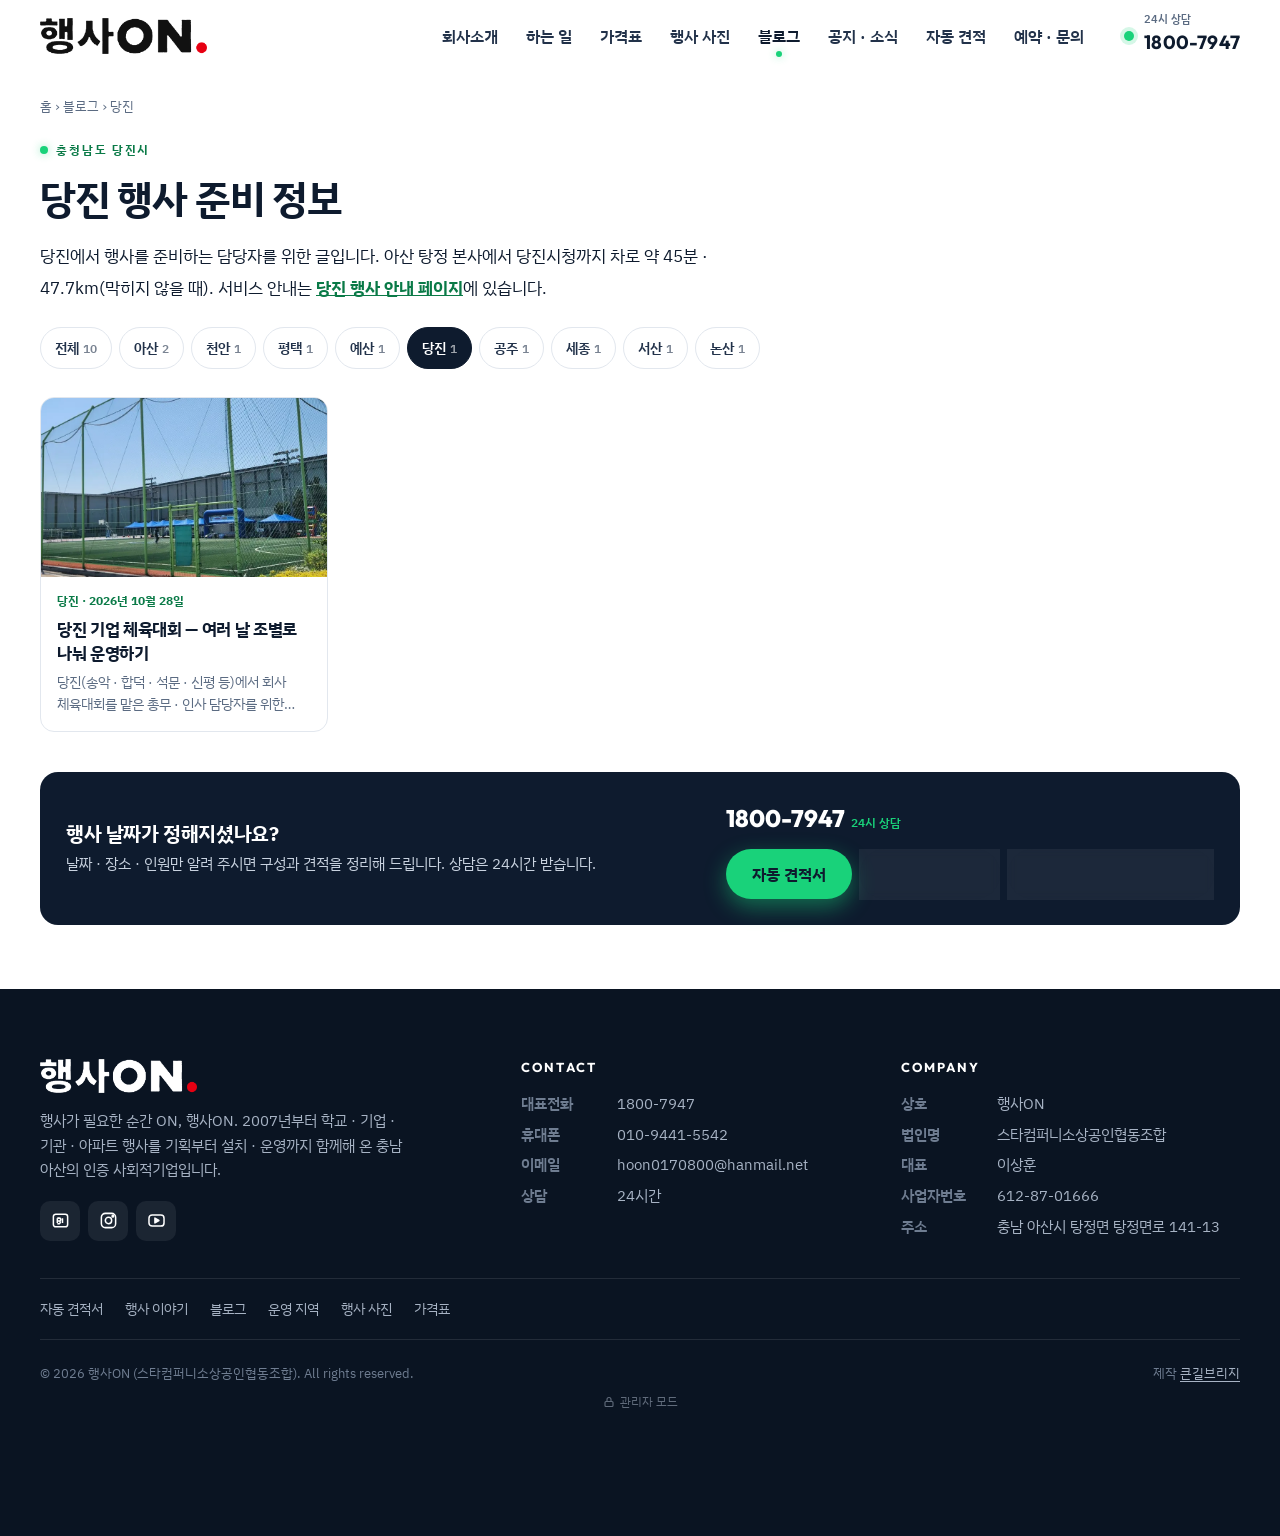
<file: blog/dangjin/index.html>
<!doctype html>
<html lang="ko">
<head>
<meta charset="utf-8">
<meta name="viewport" content="width=device-width,initial-scale=1,viewport-fit=cover">
<title>당진 행사 준비 정보 — 주민행사 · 학교축제 · 체육대회 · 음향 · 천막 | 행사ON</title>
<meta name="description" content="당진에서 행사를 준비할 때 확인할 것들. 아파트 주민행사 · 학교축제 · 체육대회 같은 행사와 음향 · 조명 · 무대 · 천막, 날씨와 안전, 견적 항목까지 현장 기준으로 정리한 글 모음입니다.">
<meta name="robots" content="index,follow,max-image-preview:large">
<link rel="canonical" href="https://brizymedia.github.io/haengsaon/blog/dangjin/">
<meta name="theme-color" content="#0E1B2E">
<meta property="og:type" content="website">
<meta property="og:site_name" content="행사ON">
<meta property="og:locale" content="ko_KR">
<meta property="og:title" content="당진 행사 준비 정보 — 주민행사 · 학교축제 · 체육대회 · 음향 · 천막 | 행사ON">
<meta property="og:description" content="당진에서 행사를 준비할 때 확인할 것들. 아파트 주민행사 · 학교축제 · 체육대회 같은 행사와 음향 · 조명 · 무대 · 천막, 날씨와 안전, 견적 항목까지 현장 기준으로 정리한 글 모음입니다.">
<meta property="og:url" content="https://brizymedia.github.io/haengsaon/blog/dangjin/">
<meta property="og:image" content="https://brizymedia.github.io/haengsaon/assets/img/p/corp-dk-12.webp">
<meta name="twitter:card" content="summary_large_image">
<meta name="geo.region" content="KR-44">
<meta name="geo.placename" content="아산시 탕정면">
<script type="application/ld+json">{"@context": "https://schema.org", "@type": "LocalBusiness", "@id": "https://brizymedia.github.io/haengsaon/#business", "name": "행사ON", "alternateName": ["스타컴퍼니", "스타컴퍼니소상공인협동조합"], "legalName": "스타컴퍼니소상공인협동조합", "slogan": "행사가 필요한 순간 ON, 행사ON", "url": "https://brizymedia.github.io/haengsaon/", "logo": "https://brizymedia.github.io/haengsaon/assets/img/logo-square.png", "image": "https://brizymedia.github.io/haengsaon/assets/img/og.jpg", "description": "2007년부터 음향 · 조명 · 무대 · 트러스 · LED, 천막 · 테이블 · 의자 렌탈, 에어바운스 · 물놀이, 학교 축제 · 체육대회, 기업행사, 아파트 주민축제를 기획부터 설치 · 운영까지 진행하는 충남 아산의 인증 사회적기업 행사 전문 회사.", "telephone": "+82-1800-7947", "email": "hoon0170800@hanmail.net", "taxID": "612-87-01666", "foundingDate": "2007", "founder": {"@type": "Person", "name": "이상훈"}, "address": {"@type": "PostalAddress", "streetAddress": "탕정면 탕정면로 141-13", "addressLocality": "아산시", "addressRegion": "충청남도", "addressCountry": "KR"}, "openingHoursSpecification": {"@type": "OpeningHoursSpecification", "dayOfWeek": ["Monday", "Tuesday", "Wednesday", "Thursday", "Friday", "Saturday", "Sunday"], "opens": "00:00", "closes": "23:59"}, "areaServed": [{"@type": "AdministrativeArea", "name": "아산시"}, {"@type": "AdministrativeArea", "name": "천안시"}, {"@type": "AdministrativeArea", "name": "당진시"}, {"@type": "AdministrativeArea", "name": "서산시"}, {"@type": "AdministrativeArea", "name": "예산군"}, {"@type": "AdministrativeArea", "name": "논산시"}, {"@type": "AdministrativeArea", "name": "공주시"}, {"@type": "AdministrativeArea", "name": "세종특별자치시"}, {"@type": "AdministrativeArea", "name": "충청남도"}], "sameAs": ["https://blog.naver.com/hoon0170800", "https://www.instagram.com/star5342011", "https://www.youtube.com/@스타컴퍼니-x3f"], "knowsAbout": ["학교 축제", "학교 체육대회", "학예발표회 음향 조명", "음향 렌탈", "조명 렌탈", "무대 트러스 LED", "천막 테이블 의자 렌탈", "에어바운스", "물놀이 행사", "아파트 주민축제", "플리마켓", "기업 체육대회", "송년회", "행사기획"]}</script>
<link rel="icon" href="../../assets/img/favicon.png" type="image/png">
<link rel="apple-touch-icon" href="../../assets/img/apple-touch-icon.png">
<link rel="preconnect" href="https://fonts.googleapis.com"><link rel="preconnect" href="https://fonts.gstatic.com" crossorigin>
<link href="https://fonts.googleapis.com/css2?family=IBM+Plex+Sans+KR:wght@400;500;600;700&family=Outfit:wght@600;700;800&display=swap" rel="stylesheet">
<link rel="stylesheet" href="../../assets/style.css?v=2">
<script defer src="https://www.ai-make.co.kr/stats/stats.js" data-site="haengsaon"></script>
<link rel="alternate" type="application/rss+xml" title="행사ON 행사 준비 블로그" href="https://brizymedia.github.io/haengsaon/rss.xml">
<script type="application/ld+json">{"@context":"https://schema.org","@graph":[{"@type":"BreadcrumbList","itemListElement":[{"@type":"ListItem","position":1,"name":"홈","item":"https://brizymedia.github.io/haengsaon/"},{"@type":"ListItem","position":2,"name":"블로그","item":"https://brizymedia.github.io/haengsaon/blog/"},{"@type":"ListItem","position":3,"name":"당진 행사 준비 정보","item":"https://brizymedia.github.io/haengsaon/blog/dangjin/"}]},{"@type":"CollectionPage","@id":"https://brizymedia.github.io/haengsaon/blog/dangjin/","name":"당진 행사 준비 정보","inLanguage":"ko","hasPart":[{"@type":"BlogPosting","headline":"당진 기업 체육대회 — 여러 날 조별로 나눠 운영하기","url":"https://brizymedia.github.io/haengsaon/blog/%EB%8B%B9%EC%A7%84-%EA%B8%B0%EC%97%85-%EC%B2%B4%EC%9C%A1%EB%8C%80%ED%9A%8C-%EC%97%AC%EB%9F%AC-%EB%82%A0-%EC%A1%B0%EB%B3%84-%EC%9A%B4%EC%98%81-%EC%A4%80%EB%B9%84/"}]}]}</script>
<style>.bl-crumb{width:min(1200px,100% - 40px);margin:0 auto;padding:22px 0 0;font-size:13px;color:var(--mute)}
.bl-crumb.narrow{width:min(760px,100% - 40px)}.bl-crumb a:hover{color:var(--on-ink)}
.bl-art{width:min(760px,100% - 40px);margin:0 auto;padding:14px 0 56px}
.bl .eyebrow2{display:inline-flex;align-items:center;gap:8px;font-family:var(--en);font-size:12px;font-weight:700;letter-spacing:.16em;color:var(--on-ink);margin:0 0 12px;text-transform:uppercase}
.bl .eyebrow2::before{content:"";width:8px;height:8px;border-radius:50%;background:var(--on);box-shadow:0 0 8px var(--glow)}
.bl h1{font-size:clamp(26px,4.2vw,40px);line-height:1.3;letter-spacing:-.03em;margin:0 0 16px;font-weight:700;color:var(--ink);text-wrap:balance}
.bl .meta{display:flex;flex-wrap:wrap;gap:6px;margin:0 0 24px}
.bl .meta a,.bl .meta span{font-size:13px;font-weight:600;padding:5px 12px;border-radius:999px;background:var(--soft);color:var(--mute)}
.bl .meta a{background:rgba(25,210,122,.13);color:var(--on-ink)}.bl .meta a:hover{background:rgba(25,210,122,.22)}
.bl .lead{font-size:17px;line-height:1.85;color:var(--ink);margin:0 0 24px}.bl .lead a{color:var(--on-ink);font-weight:700;text-decoration:underline}
.bl figure{margin:0 0 28px}.bl figure img{width:100%;height:auto;aspect-ratio:4/3;object-fit:cover;border-radius:14px;background:var(--soft)}
.bl figure.cover img{aspect-ratio:16/9}
.bl figcaption{font-size:13.5px;color:var(--mute);margin-top:8px;line-height:1.6}
.bl .points{background:var(--soft);border-radius:14px;padding:18px 22px;margin:0 0 28px}
.bl .points b{display:block;font-family:var(--en);font-size:12px;letter-spacing:.18em;color:var(--on-ink);margin-bottom:8px}
.bl .points ul,.bl .body ul{list-style:disc;padding-left:20px}.bl .body ol{list-style:decimal;padding-left:20px}
.bl .points li{line-height:1.75;margin:4px 0;color:var(--ink)}
.bl .toc{border-left:3px solid var(--on);padding:2px 0 2px 16px;margin:0 0 36px}
.bl .toc b{font-size:13px;color:var(--mute)}.bl .toc ol{margin:6px 0 0}.bl .toc li{line-height:1.9}.bl .toc a:hover{color:var(--on-ink)}
.bl .body h2,.bl .faq h2{font-size:22px;line-height:1.4;letter-spacing:-.02em;margin:42px 0 14px;font-weight:700;color:var(--ink);scroll-margin-top:calc(var(--hd) + 16px);text-wrap:balance}
.bl .body p,.bl .faq p{font-size:16px;line-height:1.95;color:var(--ink2);margin:0 0 18px}
.bl .body ul,.bl .body ol{margin:0 0 20px;color:var(--ink2)}.bl .body li{line-height:1.85;margin:5px 0}
.bl .body b{color:var(--ink)}.bl .body a,.bl .faq a{color:var(--on-ink);font-weight:700;text-decoration:underline;text-underline-offset:3px}
.bl .tbl{overflow-x:auto;margin:0 0 22px;border:1px solid var(--line);border-radius:12px;background:#fff}
.bl table{border-collapse:collapse;width:100%;font-size:14.5px;min-width:520px}
.bl th,.bl td{padding:10px 13px;text-align:left;vertical-align:top;border-bottom:1px solid var(--line);line-height:1.6}
.bl th{background:var(--soft);font-weight:700;white-space:nowrap;color:var(--ink)}.bl tbody tr:last-child td{border-bottom:0}
.bl .tip{background:rgba(25,210,122,.1);border-radius:12px;padding:14px 18px;margin:0 0 22px;font-size:15.5px;line-height:1.8;color:var(--ink)}
.bl .tip::before{content:'현장 메모';display:block;font-size:12px;font-weight:700;letter-spacing:.08em;color:var(--on-ink);margin-bottom:3px}
.bl .faq details{background:#fff;border:1px solid var(--line);border-radius:12px;margin:0 0 8px;padding:0 16px}
.bl .faq summary{cursor:pointer;font-weight:700;padding:13px 0;line-height:1.6;color:var(--ink)}.bl .faq details p{margin:0 0 14px}
.bl .src{margin-top:32px;font-size:13.5px;color:var(--mute);line-height:1.7}.bl .src ul{list-style:disc;padding-left:18px;margin:6px 0 0}.bl .src a{text-decoration:underline}
.bl .bcta{background:var(--ink);color:#fff;border-radius:18px;padding:26px;margin-top:40px;display:flex;flex-wrap:wrap;gap:18px;align-items:center;justify-content:space-between}
.bl .bcta h3{margin:0 0 5px;font-size:20px;letter-spacing:-.02em}.bl .bcta p{margin:0;color:#C8D2DF;font-size:14.5px;line-height:1.7}
.bl .bcta .num{font-family:var(--en);font-weight:800;font-size:24px;color:#fff;display:block;margin-bottom:10px}.bl .bcta .num small{font:600 12px var(--kr);color:var(--on);margin-left:6px}
.bl .bcta .btns{display:flex;gap:8px;flex-wrap:wrap}
.bl .bcta .btn-ghost{color:#fff;border-color:rgba(255,255,255,.35)}
.bl-more{width:min(1200px,100% - 40px);margin:0 auto;padding:8px 0 64px}.bl-more h2{font-size:20px;margin:0 0 16px;color:var(--ink)}
.bl-wrap{width:min(1200px,100% - 40px);margin:0 auto;padding:18px 0 64px}
.bl .cards{display:grid;grid-template-columns:repeat(auto-fill,minmax(260px,1fr));gap:16px}
.bl .card{display:block;background:#fff;border:1px solid var(--line);border-radius:14px;overflow:hidden;transition:transform .35s,box-shadow .35s}
.bl .card:hover{transform:translateY(-4px);box-shadow:var(--sh)}
.bl .card img{width:100%;height:auto;aspect-ratio:16/10;object-fit:cover;background:var(--soft)}
.bl .card .in{padding:14px 16px 17px}.bl .card .r{font-size:12px;font-weight:700;color:var(--on-ink);margin-bottom:6px}
.bl .card .t{font-size:16.5px;font-weight:700;line-height:1.45;letter-spacing:-.02em;color:var(--ink)}
.bl .card .s{font-size:13.5px;color:var(--mute);line-height:1.6;margin-top:6px;display:-webkit-box;-webkit-line-clamp:2;-webkit-box-orient:vertical;overflow:hidden}
.bl .chips{display:flex;flex-wrap:wrap;gap:7px;margin:0 0 28px}
.bl .chips a{font-size:14px;font-weight:600;padding:8px 14px;border-radius:999px;background:#fff;border:1px solid var(--line);color:var(--ink2)}
.bl .chips a[aria-current]{background:var(--ink);color:#fff;border-color:var(--ink)}.bl .chips small{font-weight:600;margin-left:4px;opacity:.6}
.bl .pager{display:flex;gap:7px;justify-content:center;margin-top:32px}
.bl .pager a,.bl .pager span{padding:8px 14px;border-radius:8px;border:1px solid var(--line);font-weight:700;font-size:14px;background:#fff}.bl .pager span{background:var(--ink);color:#fff}
.bl .empty{background:#fff;border:1px dashed var(--line);border-radius:14px;padding:22px;color:var(--mute);line-height:1.8;margin-bottom:24px}
.bl a:focus-visible,.bl summary:focus-visible{outline:2px solid var(--on);outline-offset:3px;border-radius:4px}
@media (max-width:640px){.bl .bcta{padding:22px 18px}.bl .lead{font-size:16px}}
@media (prefers-reduced-motion:reduce){.bl .card{transition:none}.bl .card:hover{transform:none}}</style>
</head>
<body>
<header class="hd" id="hd">
  <div class="wrap">
    <a class="logo" href="../../index.html" aria-label="행사ON 홈"><img src="../../assets/img/logo.png" alt="행사ON" width="185" height="40"></a>
    <nav class="menu" aria-label="주 메뉴"><a href="../../about.html">회사소개</a><a href="../../service.html">하는 일</a><a href="../../price.html">가격표</a><a href="../../portfolio.html">행사 사진</a><a href="../../blog/" class="act" aria-current="page">블로그</a><a href="../../notice.html">공지 · 소식</a><a href="../../quote.html">자동 견적</a><a href="../../contact.html">예약 · 문의</a></nav>
    <a class="tel" href="tel:1800-7947"><span class="dot" aria-hidden="true"></span><span><small>24시 상담</small>1800-7947</span></a>
    <button class="burger" id="burger" aria-label="메뉴 열기" aria-expanded="false" aria-controls="sheet"><i></i></button>
  </div>
</header>
<div class="sheet" id="sheet" aria-label="모바일 메뉴">
  <div class="head">
    <a href="../../index.html" aria-label="행사ON 홈"><img src="../../assets/img/logo.png" alt="행사ON" width="185" height="40"></a>
    <button class="x" aria-label="메뉴 닫기"><svg viewBox="0 0 24 24" fill="none" stroke="currentColor" stroke-width="2" stroke-linecap="round"><path d="M6 6l12 12M18 6L6 18"/></svg></button>
  </div>
  <nav><a href="../../index.html">홈<small>HOME</small></a><a href="../../about.html">회사소개<small>ABOUT</small></a><a href="../../service.html">하는 일<small>SERVICE</small></a><a href="../../price.html">가격표<small>PRICE</small></a><a href="../../portfolio.html">행사 사진<small>WORKS</small></a><a href="../../blog/">블로그<small>BLOG</small></a><a href="../../notice.html">공지 · 소식<small>NEWS</small></a><a href="../../quote.html">자동 견적서<small>QUOTE</small></a><a href="../../stories/index.html">행사 이야기<small>STORIES</small></a><a href="../../areas/index.html">운영 지역<small>AREAS</small></a><a href="../../contact.html">예약 · 문의<small>CONTACT</small></a></nav>
  <div class="foot">
    <span>행사ON (법인 스타컴퍼니소상공인협동조합) · 대표 이상훈<br>충남 아산시 탕정면 탕정면로 141-13 · 24시 상담</span>
    <a class="btn btn-on" href="tel:1800-7947"><svg viewBox="0 0 24 24" fill="none" stroke="currentColor" stroke-width="1.9" stroke-linecap="round" stroke-linejoin="round"><path d="M5 4h4l2 5-2.5 1.5a11 11 0 0 0 5 5L15 13l5 2v4a2 2 0 0 1-2 2A16 16 0 0 1 3 6a2 2 0 0 1 2-2z"/></svg>1800-7947 전화 상담</a>
  </div>
</div>
<main id="top" class="bl">
<div class="bl-crumb"><a href="../../index.html">홈</a> › <a href="../../blog/">블로그</a> › 당진</div>
<div class="bl-wrap">
  <p class="eyebrow2">충청남도 당진시</p>
  <h1>당진 행사 준비 정보</h1>
  <p class="lead" style="max-width:760px">당진에서 행사를 준비하는 담당자를 위한 글입니다. 아산 탕정 본사에서 당진시청까지 차로 약 45분 · 47.7km(막히지 않을 때). 서비스 안내는 <a href="../../areas/dangjin.html" style="text-decoration:underline">당진 행사 안내 페이지</a>에 있습니다.</p>
  <nav class="chips" aria-label="지역별 글">
    <a href="../../blog/">전체<small>10</small></a>
    <a href="../../blog/asan/">아산<small>2</small></a>
    <a href="../../blog/cheonan/">천안<small>1</small></a>
    <a href="../../blog/pyeongtaek/">평택<small>1</small></a>
    <a href="../../blog/yesan/">예산<small>1</small></a>
    <a href="../../blog/dangjin/" aria-current="page">당진<small>1</small></a>
    <a href="../../blog/gongju/">공주<small>1</small></a>
    <a href="../../blog/sejong/">세종<small>1</small></a>
    <a href="../../blog/seosan/">서산<small>1</small></a>
    <a href="../../blog/nonsan/">논산<small>1</small></a>
  </nav>
  <div class="cards"><a class="card" href="../../blog/%EB%8B%B9%EC%A7%84-%EA%B8%B0%EC%97%85-%EC%B2%B4%EC%9C%A1%EB%8C%80%ED%9A%8C-%EC%97%AC%EB%9F%AC-%EB%82%A0-%EC%A1%B0%EB%B3%84-%EC%9A%B4%EC%98%81-%EC%A4%80%EB%B9%84/">
      <img src="../../assets/img/t/corp-dk-12.webp" alt="공장 옆 인조잔디 구장 둘레에 파란 천막과 에어 아치를 세운 체육대회장을 펜스 밖에서 본 모습" loading="lazy" decoding="async" width="800" height="500">
      <div class="in"><div class="r">당진 · 2026년 10월 28일</div><div class="t">당진 기업 체육대회 — 여러 날 조별로 나눠 운영하기</div><div class="s">당진(송악 · 합덕 · 석문 · 신평 등)에서 회사 체육대회를 맡은 총무 · 인사 담당자를 위한 글입니다. 공장을 멈추지 않고 하루 한 조씩 여러 날 여는 당진 기업 체육대회의 일정 짜기, 날마다 다시 확인할 것, MC · 장비 구성과 견적 항목을 정리했습니다.</div></div>
    </a></div>
  <div class="bcta">
    <div><h3>행사 날짜가 정해지셨나요?</h3><p>날짜 · 장소 · 인원만 알려 주시면 구성과 견적을 정리해 드립니다. 상담은 24시간 받습니다.</p></div>
    <div><a class="num" href="tel:1800-7947">1800-7947<small>24시 상담</small></a><div class="btns"><a class="btn btn-on" href="../../quote.html">자동 견적서</a><a class="btn btn-ghost" href="../../contact.html">예약 · 문의 폼</a><a class="btn btn-ghost" href="sms:010-9441-5542">문자 010-9441-5542</a></div></div>
  </div>
</div>
</main>
<footer class="ft">
  <div class="wrap">
    <div class="top">
      <div>
        <a class="logo" href="../../index.html" aria-label="행사ON 홈"><img src="../../assets/img/logo-white.png" alt="행사ON" width="185" height="40"></a>
        <p>행사가 필요한 순간 ON, 행사ON. 2007년부터 학교 · 기업 · 기관 · 아파트 행사를 기획부터 설치 · 운영까지 함께해 온 충남 아산의 인증 사회적기업입니다.</p>
        <div class="sns">
          <a href="https://blog.naver.com/hoon0170800" target="_blank" rel="noopener" aria-label="네이버 블로그"><svg viewBox="0 0 24 24" fill="none" stroke="currentColor" stroke-width="1.9" stroke-linejoin="round"><rect x="3" y="4" width="18" height="16" rx="3"/><path d="M8 9v6M8 9h2.5a1.8 1.8 0 0 1 0 3.6H8m2.5 0a1.8 1.8 0 0 1 0 3.4H8M14.5 9v6"/></svg></a>
          <a href="https://www.instagram.com/star5342011" target="_blank" rel="noopener" aria-label="인스타그램"><svg viewBox="0 0 24 24" fill="none" stroke="currentColor" stroke-width="1.9"><rect x="3" y="3" width="18" height="18" rx="5"/><circle cx="12" cy="12" r="4"/><circle cx="17.5" cy="6.5" r="1" fill="currentColor"/></svg></a>
          <a href="https://www.youtube.com/@%EC%8A%A4%ED%83%80%EC%BB%B4%ED%8D%BC%EB%8B%88-x3f" target="_blank" rel="noopener" aria-label="유튜브"><svg viewBox="0 0 24 24" fill="none" stroke="currentColor" stroke-width="1.9" stroke-linejoin="round"><rect x="2.5" y="5" width="19" height="14" rx="4"/><path d="M10 9l5 3-5 3z" fill="currentColor"/></svg></a>
        </div>
      </div>
      <div><h4>CONTACT</h4><ul>
        <li><b>대표전화</b><a href="tel:1800-7947">1800-7947</a></li>
        <li><b>휴대폰</b><a href="tel:010-9441-5542">010-9441-5542</a></li>
        <li><b>이메일</b><a href="mailto:hoon0170800@hanmail.net">hoon0170800@hanmail.net</a></li>
        <li><b>상담</b>24시간</li></ul></div>
      <div><h4>COMPANY</h4><ul>
        <li><b>상호</b>행사ON</li>
        <li><b>법인명</b>스타컴퍼니소상공인협동조합</li>
        <li><b>대표</b>이상훈</li>
        <li><b>사업자번호</b>612-87-01666</li>
        <li><b>주소</b>충남 아산시 탕정면 탕정면로 141-13</li></ul></div>
    </div>
    <div class="ftl"><a href="../../quote.html">자동 견적서</a><a href="../../stories/index.html">행사 이야기</a><a href="../../blog/">블로그</a><a href="../../areas/index.html">운영 지역</a><a href="../../portfolio.html">행사 사진</a><a href="../../price.html">가격표</a></div>
    <div class="bot"><span>© 2026 행사ON (스타컴퍼니소상공인협동조합). All rights reserved.</span><span>제작 <a href="https://www.ai-make.co.kr" target="_blank" rel="noopener">큰길브리지</a></span></div>
  </div>
</footer>
<nav class="quick" aria-label="빠른 연락">
  <a href="tel:1800-7947"><svg viewBox="0 0 24 24" fill="none" stroke="currentColor" stroke-width="1.9" stroke-linecap="round" stroke-linejoin="round"><path d="M5 4h4l2 5-2.5 1.5a11 11 0 0 0 5 5L15 13l5 2v4a2 2 0 0 1-2 2A16 16 0 0 1 3 6a2 2 0 0 1 2-2z"/></svg>전화</a>
  <a href="sms:010-9441-5542"><svg viewBox="0 0 24 24" fill="none" stroke="currentColor" stroke-width="1.9" stroke-linecap="round" stroke-linejoin="round"><path d="M4 5h16v11H9l-5 4z"/><path d="M8 10h8M8 13h5"/></svg>문자</a>
  <a class="kakao" href="#" data-kakao hidden><svg viewBox="0 0 24 24" fill="currentColor"><path d="M12 4C7 4 3 7.1 3 11c0 2.5 1.7 4.7 4.2 5.9l-.9 3.3c-.1.3.3.6.6.4l3.9-2.6c.4 0 .8.1 1.2.1 5 0 9-3.1 9-7s-4-7.1-9-7.1z"/></svg>카톡</a>
  <a class="main" href="../../contact.html"><svg viewBox="0 0 24 24" fill="none" stroke="currentColor" stroke-width="1.9" stroke-linecap="round" stroke-linejoin="round"><path d="M14 3H6a2 2 0 0 0-2 2v14a2 2 0 0 0 2 2h12a2 2 0 0 0 2-2V9z"/><path d="M14 3v6h6M8 13h8M8 17h5"/></svg>견적문의</a>
</nav>
<button class="totop" id="totop" aria-label="맨 위로"><svg viewBox="0 0 24 24" fill="none" stroke="currentColor" stroke-width="2" stroke-linecap="round" stroke-linejoin="round"><path d="M12 19V5M5 12l7-7 7 7"/></svg></button>
<script src="../../assets/app.js?v=20261102"></script>
</body>
</html>
</file>
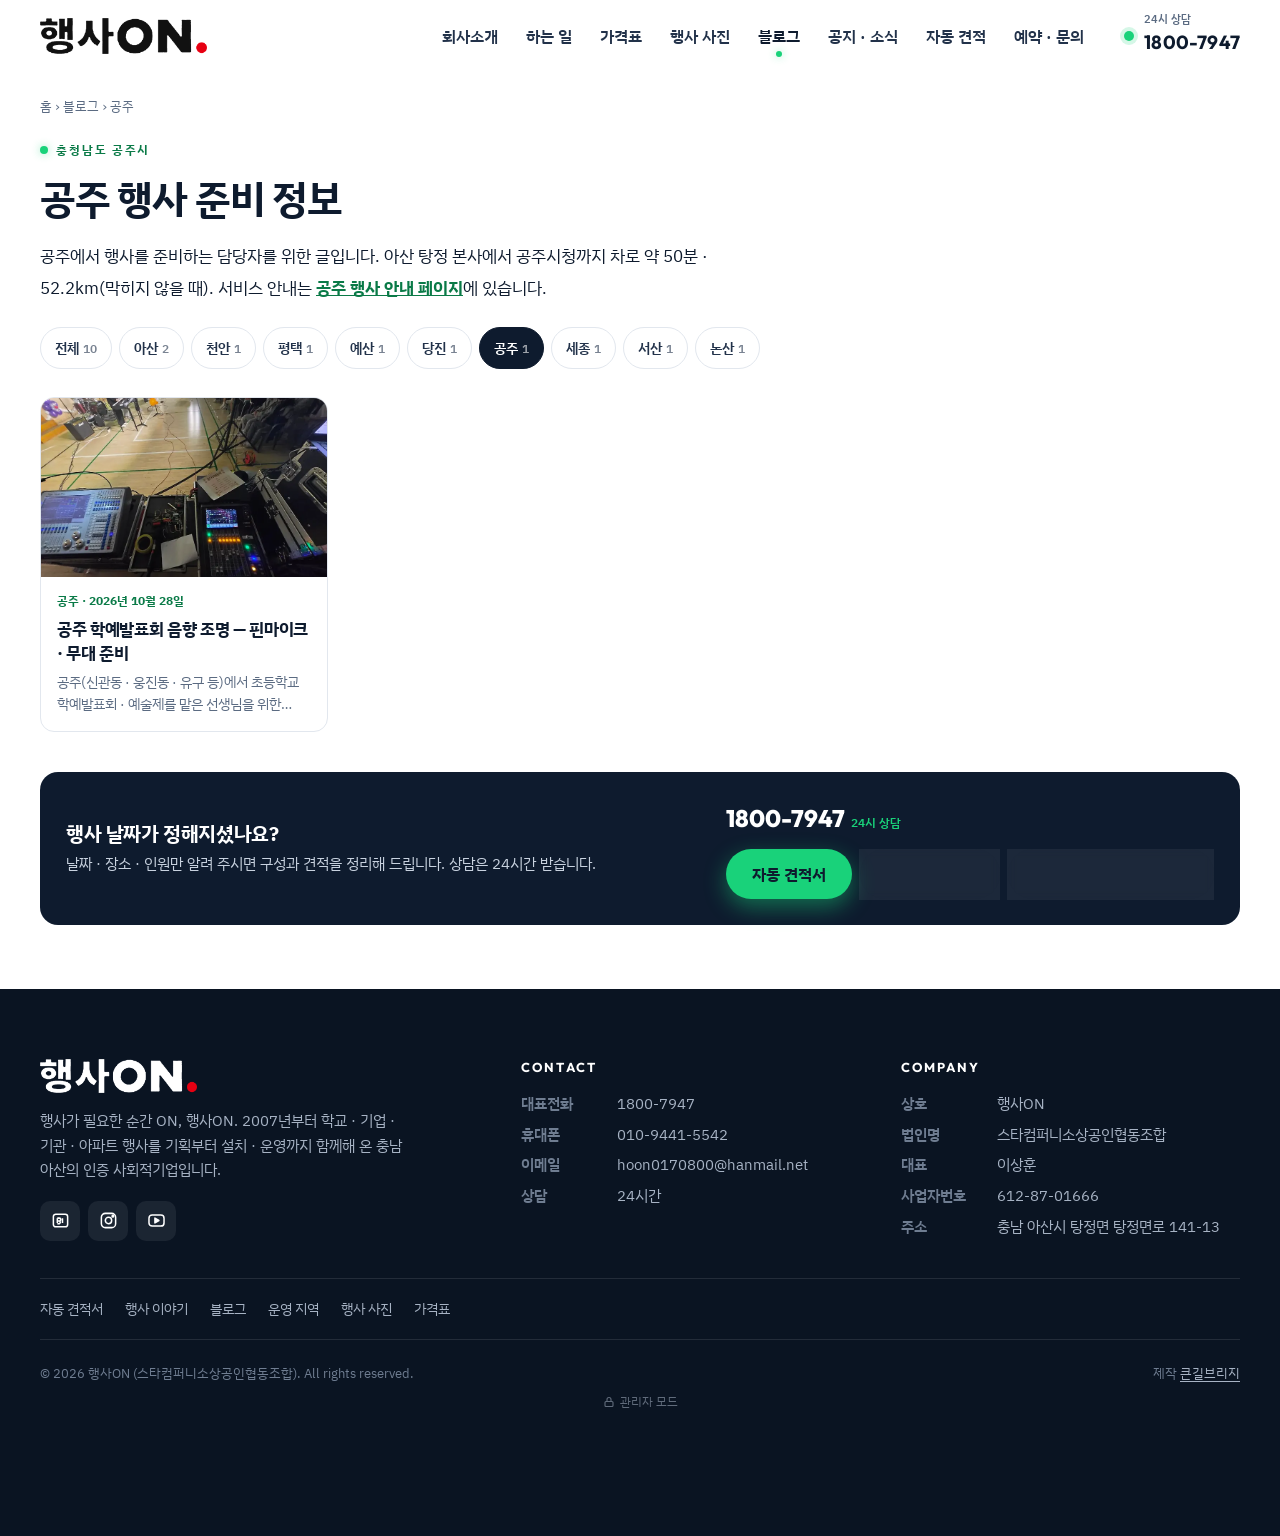
<file: blog/gongju/index.html>
<!doctype html>
<html lang="ko">
<head>
<meta charset="utf-8">
<meta name="viewport" content="width=device-width,initial-scale=1,viewport-fit=cover">
<title>공주 행사 준비 정보 — 주민행사 · 학교축제 · 체육대회 · 음향 · 천막 | 행사ON</title>
<meta name="description" content="공주에서 행사를 준비할 때 확인할 것들. 아파트 주민행사 · 학교축제 · 체육대회 같은 행사와 음향 · 조명 · 무대 · 천막, 날씨와 안전, 견적 항목까지 현장 기준으로 정리한 글 모음입니다.">
<meta name="robots" content="index,follow,max-image-preview:large">
<link rel="canonical" href="https://brizymedia.github.io/haengsaon/blog/gongju/">
<meta name="theme-color" content="#0E1B2E">
<meta property="og:type" content="website">
<meta property="og:site_name" content="행사ON">
<meta property="og:locale" content="ko_KR">
<meta property="og:title" content="공주 행사 준비 정보 — 주민행사 · 학교축제 · 체육대회 · 음향 · 천막 | 행사ON">
<meta property="og:description" content="공주에서 행사를 준비할 때 확인할 것들. 아파트 주민행사 · 학교축제 · 체육대회 같은 행사와 음향 · 조명 · 무대 · 천막, 날씨와 안전, 견적 항목까지 현장 기준으로 정리한 글 모음입니다.">
<meta property="og:url" content="https://brizymedia.github.io/haengsaon/blog/gongju/">
<meta property="og:image" content="https://brizymedia.github.io/haengsaon/assets/img/p/school-bb-1.webp">
<meta name="twitter:card" content="summary_large_image">
<meta name="geo.region" content="KR-44">
<meta name="geo.placename" content="아산시 탕정면">
<script type="application/ld+json">{"@context": "https://schema.org", "@type": "LocalBusiness", "@id": "https://brizymedia.github.io/haengsaon/#business", "name": "행사ON", "alternateName": ["스타컴퍼니", "스타컴퍼니소상공인협동조합"], "legalName": "스타컴퍼니소상공인협동조합", "slogan": "행사가 필요한 순간 ON, 행사ON", "url": "https://brizymedia.github.io/haengsaon/", "logo": "https://brizymedia.github.io/haengsaon/assets/img/logo-square.png", "image": "https://brizymedia.github.io/haengsaon/assets/img/og.jpg", "description": "2007년부터 음향 · 조명 · 무대 · 트러스 · LED, 천막 · 테이블 · 의자 렌탈, 에어바운스 · 물놀이, 학교 축제 · 체육대회, 기업행사, 아파트 주민축제를 기획부터 설치 · 운영까지 진행하는 충남 아산의 인증 사회적기업 행사 전문 회사.", "telephone": "+82-1800-7947", "email": "hoon0170800@hanmail.net", "taxID": "612-87-01666", "foundingDate": "2007", "founder": {"@type": "Person", "name": "이상훈"}, "address": {"@type": "PostalAddress", "streetAddress": "탕정면 탕정면로 141-13", "addressLocality": "아산시", "addressRegion": "충청남도", "addressCountry": "KR"}, "openingHoursSpecification": {"@type": "OpeningHoursSpecification", "dayOfWeek": ["Monday", "Tuesday", "Wednesday", "Thursday", "Friday", "Saturday", "Sunday"], "opens": "00:00", "closes": "23:59"}, "areaServed": [{"@type": "AdministrativeArea", "name": "아산시"}, {"@type": "AdministrativeArea", "name": "천안시"}, {"@type": "AdministrativeArea", "name": "당진시"}, {"@type": "AdministrativeArea", "name": "서산시"}, {"@type": "AdministrativeArea", "name": "예산군"}, {"@type": "AdministrativeArea", "name": "논산시"}, {"@type": "AdministrativeArea", "name": "공주시"}, {"@type": "AdministrativeArea", "name": "세종특별자치시"}, {"@type": "AdministrativeArea", "name": "충청남도"}], "sameAs": ["https://blog.naver.com/hoon0170800", "https://www.instagram.com/star5342011", "https://www.youtube.com/@스타컴퍼니-x3f"], "knowsAbout": ["학교 축제", "학교 체육대회", "학예발표회 음향 조명", "음향 렌탈", "조명 렌탈", "무대 트러스 LED", "천막 테이블 의자 렌탈", "에어바운스", "물놀이 행사", "아파트 주민축제", "플리마켓", "기업 체육대회", "송년회", "행사기획"]}</script>
<link rel="icon" href="../../assets/img/favicon.png" type="image/png">
<link rel="apple-touch-icon" href="../../assets/img/apple-touch-icon.png">
<link rel="preconnect" href="https://fonts.googleapis.com"><link rel="preconnect" href="https://fonts.gstatic.com" crossorigin>
<link href="https://fonts.googleapis.com/css2?family=IBM+Plex+Sans+KR:wght@400;500;600;700&family=Outfit:wght@600;700;800&display=swap" rel="stylesheet">
<link rel="stylesheet" href="../../assets/style.css?v=2">
<script defer src="https://www.ai-make.co.kr/stats/stats.js" data-site="haengsaon"></script>
<link rel="alternate" type="application/rss+xml" title="행사ON 행사 준비 블로그" href="https://brizymedia.github.io/haengsaon/rss.xml">
<script type="application/ld+json">{"@context":"https://schema.org","@graph":[{"@type":"BreadcrumbList","itemListElement":[{"@type":"ListItem","position":1,"name":"홈","item":"https://brizymedia.github.io/haengsaon/"},{"@type":"ListItem","position":2,"name":"블로그","item":"https://brizymedia.github.io/haengsaon/blog/"},{"@type":"ListItem","position":3,"name":"공주 행사 준비 정보","item":"https://brizymedia.github.io/haengsaon/blog/gongju/"}]},{"@type":"CollectionPage","@id":"https://brizymedia.github.io/haengsaon/blog/gongju/","name":"공주 행사 준비 정보","inLanguage":"ko","hasPart":[{"@type":"BlogPosting","headline":"공주 학예발표회 음향 조명 — 핀마이크 · 무대 준비","url":"https://brizymedia.github.io/haengsaon/blog/%EA%B3%B5%EC%A3%BC-%ED%95%99%EC%98%88%EB%B0%9C%ED%91%9C%ED%9A%8C-%EC%9D%8C%ED%96%A5-%EC%A1%B0%EB%AA%85-%ED%95%80%EB%A7%88%EC%9D%B4%ED%81%AC-%EB%AC%B4%EB%8C%80-%EC%A4%80%EB%B9%84/"}]}]}</script>
<style>.bl-crumb{width:min(1200px,100% - 40px);margin:0 auto;padding:22px 0 0;font-size:13px;color:var(--mute)}
.bl-crumb.narrow{width:min(760px,100% - 40px)}.bl-crumb a:hover{color:var(--on-ink)}
.bl-art{width:min(760px,100% - 40px);margin:0 auto;padding:14px 0 56px}
.bl .eyebrow2{display:inline-flex;align-items:center;gap:8px;font-family:var(--en);font-size:12px;font-weight:700;letter-spacing:.16em;color:var(--on-ink);margin:0 0 12px;text-transform:uppercase}
.bl .eyebrow2::before{content:"";width:8px;height:8px;border-radius:50%;background:var(--on);box-shadow:0 0 8px var(--glow)}
.bl h1{font-size:clamp(26px,4.2vw,40px);line-height:1.3;letter-spacing:-.03em;margin:0 0 16px;font-weight:700;color:var(--ink);text-wrap:balance}
.bl .meta{display:flex;flex-wrap:wrap;gap:6px;margin:0 0 24px}
.bl .meta a,.bl .meta span{font-size:13px;font-weight:600;padding:5px 12px;border-radius:999px;background:var(--soft);color:var(--mute)}
.bl .meta a{background:rgba(25,210,122,.13);color:var(--on-ink)}.bl .meta a:hover{background:rgba(25,210,122,.22)}
.bl .lead{font-size:17px;line-height:1.85;color:var(--ink);margin:0 0 24px}.bl .lead a{color:var(--on-ink);font-weight:700;text-decoration:underline}
.bl figure{margin:0 0 28px}.bl figure img{width:100%;height:auto;aspect-ratio:4/3;object-fit:cover;border-radius:14px;background:var(--soft)}
.bl figure.cover img{aspect-ratio:16/9}
.bl figcaption{font-size:13.5px;color:var(--mute);margin-top:8px;line-height:1.6}
.bl .points{background:var(--soft);border-radius:14px;padding:18px 22px;margin:0 0 28px}
.bl .points b{display:block;font-family:var(--en);font-size:12px;letter-spacing:.18em;color:var(--on-ink);margin-bottom:8px}
.bl .points ul,.bl .body ul{list-style:disc;padding-left:20px}.bl .body ol{list-style:decimal;padding-left:20px}
.bl .points li{line-height:1.75;margin:4px 0;color:var(--ink)}
.bl .toc{border-left:3px solid var(--on);padding:2px 0 2px 16px;margin:0 0 36px}
.bl .toc b{font-size:13px;color:var(--mute)}.bl .toc ol{margin:6px 0 0}.bl .toc li{line-height:1.9}.bl .toc a:hover{color:var(--on-ink)}
.bl .body h2,.bl .faq h2{font-size:22px;line-height:1.4;letter-spacing:-.02em;margin:42px 0 14px;font-weight:700;color:var(--ink);scroll-margin-top:calc(var(--hd) + 16px);text-wrap:balance}
.bl .body p,.bl .faq p{font-size:16px;line-height:1.95;color:var(--ink2);margin:0 0 18px}
.bl .body ul,.bl .body ol{margin:0 0 20px;color:var(--ink2)}.bl .body li{line-height:1.85;margin:5px 0}
.bl .body b{color:var(--ink)}.bl .body a,.bl .faq a{color:var(--on-ink);font-weight:700;text-decoration:underline;text-underline-offset:3px}
.bl .tbl{overflow-x:auto;margin:0 0 22px;border:1px solid var(--line);border-radius:12px;background:#fff}
.bl table{border-collapse:collapse;width:100%;font-size:14.5px;min-width:520px}
.bl th,.bl td{padding:10px 13px;text-align:left;vertical-align:top;border-bottom:1px solid var(--line);line-height:1.6}
.bl th{background:var(--soft);font-weight:700;white-space:nowrap;color:var(--ink)}.bl tbody tr:last-child td{border-bottom:0}
.bl .tip{background:rgba(25,210,122,.1);border-radius:12px;padding:14px 18px;margin:0 0 22px;font-size:15.5px;line-height:1.8;color:var(--ink)}
.bl .tip::before{content:'현장 메모';display:block;font-size:12px;font-weight:700;letter-spacing:.08em;color:var(--on-ink);margin-bottom:3px}
.bl .faq details{background:#fff;border:1px solid var(--line);border-radius:12px;margin:0 0 8px;padding:0 16px}
.bl .faq summary{cursor:pointer;font-weight:700;padding:13px 0;line-height:1.6;color:var(--ink)}.bl .faq details p{margin:0 0 14px}
.bl .src{margin-top:32px;font-size:13.5px;color:var(--mute);line-height:1.7}.bl .src ul{list-style:disc;padding-left:18px;margin:6px 0 0}.bl .src a{text-decoration:underline}
.bl .bcta{background:var(--ink);color:#fff;border-radius:18px;padding:26px;margin-top:40px;display:flex;flex-wrap:wrap;gap:18px;align-items:center;justify-content:space-between}
.bl .bcta h3{margin:0 0 5px;font-size:20px;letter-spacing:-.02em}.bl .bcta p{margin:0;color:#C8D2DF;font-size:14.5px;line-height:1.7}
.bl .bcta .num{font-family:var(--en);font-weight:800;font-size:24px;color:#fff;display:block;margin-bottom:10px}.bl .bcta .num small{font:600 12px var(--kr);color:var(--on);margin-left:6px}
.bl .bcta .btns{display:flex;gap:8px;flex-wrap:wrap}
.bl .bcta .btn-ghost{color:#fff;border-color:rgba(255,255,255,.35)}
.bl-more{width:min(1200px,100% - 40px);margin:0 auto;padding:8px 0 64px}.bl-more h2{font-size:20px;margin:0 0 16px;color:var(--ink)}
.bl-wrap{width:min(1200px,100% - 40px);margin:0 auto;padding:18px 0 64px}
.bl .cards{display:grid;grid-template-columns:repeat(auto-fill,minmax(260px,1fr));gap:16px}
.bl .card{display:block;background:#fff;border:1px solid var(--line);border-radius:14px;overflow:hidden;transition:transform .35s,box-shadow .35s}
.bl .card:hover{transform:translateY(-4px);box-shadow:var(--sh)}
.bl .card img{width:100%;height:auto;aspect-ratio:16/10;object-fit:cover;background:var(--soft)}
.bl .card .in{padding:14px 16px 17px}.bl .card .r{font-size:12px;font-weight:700;color:var(--on-ink);margin-bottom:6px}
.bl .card .t{font-size:16.5px;font-weight:700;line-height:1.45;letter-spacing:-.02em;color:var(--ink)}
.bl .card .s{font-size:13.5px;color:var(--mute);line-height:1.6;margin-top:6px;display:-webkit-box;-webkit-line-clamp:2;-webkit-box-orient:vertical;overflow:hidden}
.bl .chips{display:flex;flex-wrap:wrap;gap:7px;margin:0 0 28px}
.bl .chips a{font-size:14px;font-weight:600;padding:8px 14px;border-radius:999px;background:#fff;border:1px solid var(--line);color:var(--ink2)}
.bl .chips a[aria-current]{background:var(--ink);color:#fff;border-color:var(--ink)}.bl .chips small{font-weight:600;margin-left:4px;opacity:.6}
.bl .pager{display:flex;gap:7px;justify-content:center;margin-top:32px}
.bl .pager a,.bl .pager span{padding:8px 14px;border-radius:8px;border:1px solid var(--line);font-weight:700;font-size:14px;background:#fff}.bl .pager span{background:var(--ink);color:#fff}
.bl .empty{background:#fff;border:1px dashed var(--line);border-radius:14px;padding:22px;color:var(--mute);line-height:1.8;margin-bottom:24px}
.bl a:focus-visible,.bl summary:focus-visible{outline:2px solid var(--on);outline-offset:3px;border-radius:4px}
@media (max-width:640px){.bl .bcta{padding:22px 18px}.bl .lead{font-size:16px}}
@media (prefers-reduced-motion:reduce){.bl .card{transition:none}.bl .card:hover{transform:none}}</style>
</head>
<body>
<header class="hd" id="hd">
  <div class="wrap">
    <a class="logo" href="../../index.html" aria-label="행사ON 홈"><img src="../../assets/img/logo.png" alt="행사ON" width="185" height="40"></a>
    <nav class="menu" aria-label="주 메뉴"><a href="../../about.html">회사소개</a><a href="../../service.html">하는 일</a><a href="../../price.html">가격표</a><a href="../../portfolio.html">행사 사진</a><a href="../../blog/" class="act" aria-current="page">블로그</a><a href="../../notice.html">공지 · 소식</a><a href="../../quote.html">자동 견적</a><a href="../../contact.html">예약 · 문의</a></nav>
    <a class="tel" href="tel:1800-7947"><span class="dot" aria-hidden="true"></span><span><small>24시 상담</small>1800-7947</span></a>
    <button class="burger" id="burger" aria-label="메뉴 열기" aria-expanded="false" aria-controls="sheet"><i></i></button>
  </div>
</header>
<div class="sheet" id="sheet" aria-label="모바일 메뉴">
  <div class="head">
    <a href="../../index.html" aria-label="행사ON 홈"><img src="../../assets/img/logo.png" alt="행사ON" width="185" height="40"></a>
    <button class="x" aria-label="메뉴 닫기"><svg viewBox="0 0 24 24" fill="none" stroke="currentColor" stroke-width="2" stroke-linecap="round"><path d="M6 6l12 12M18 6L6 18"/></svg></button>
  </div>
  <nav><a href="../../index.html">홈<small>HOME</small></a><a href="../../about.html">회사소개<small>ABOUT</small></a><a href="../../service.html">하는 일<small>SERVICE</small></a><a href="../../price.html">가격표<small>PRICE</small></a><a href="../../portfolio.html">행사 사진<small>WORKS</small></a><a href="../../blog/">블로그<small>BLOG</small></a><a href="../../notice.html">공지 · 소식<small>NEWS</small></a><a href="../../quote.html">자동 견적서<small>QUOTE</small></a><a href="../../stories/index.html">행사 이야기<small>STORIES</small></a><a href="../../areas/index.html">운영 지역<small>AREAS</small></a><a href="../../contact.html">예약 · 문의<small>CONTACT</small></a></nav>
  <div class="foot">
    <span>행사ON (법인 스타컴퍼니소상공인협동조합) · 대표 이상훈<br>충남 아산시 탕정면 탕정면로 141-13 · 24시 상담</span>
    <a class="btn btn-on" href="tel:1800-7947"><svg viewBox="0 0 24 24" fill="none" stroke="currentColor" stroke-width="1.9" stroke-linecap="round" stroke-linejoin="round"><path d="M5 4h4l2 5-2.5 1.5a11 11 0 0 0 5 5L15 13l5 2v4a2 2 0 0 1-2 2A16 16 0 0 1 3 6a2 2 0 0 1 2-2z"/></svg>1800-7947 전화 상담</a>
  </div>
</div>
<main id="top" class="bl">
<div class="bl-crumb"><a href="../../index.html">홈</a> › <a href="../../blog/">블로그</a> › 공주</div>
<div class="bl-wrap">
  <p class="eyebrow2">충청남도 공주시</p>
  <h1>공주 행사 준비 정보</h1>
  <p class="lead" style="max-width:760px">공주에서 행사를 준비하는 담당자를 위한 글입니다. 아산 탕정 본사에서 공주시청까지 차로 약 50분 · 52.2km(막히지 않을 때). 서비스 안내는 <a href="../../areas/gongju.html" style="text-decoration:underline">공주 행사 안내 페이지</a>에 있습니다.</p>
  <nav class="chips" aria-label="지역별 글">
    <a href="../../blog/">전체<small>10</small></a>
    <a href="../../blog/asan/">아산<small>2</small></a>
    <a href="../../blog/cheonan/">천안<small>1</small></a>
    <a href="../../blog/pyeongtaek/">평택<small>1</small></a>
    <a href="../../blog/yesan/">예산<small>1</small></a>
    <a href="../../blog/dangjin/">당진<small>1</small></a>
    <a href="../../blog/gongju/" aria-current="page">공주<small>1</small></a>
    <a href="../../blog/sejong/">세종<small>1</small></a>
    <a href="../../blog/seosan/">서산<small>1</small></a>
    <a href="../../blog/nonsan/">논산<small>1</small></a>
  </nav>
  <div class="cards"><a class="card" href="../../blog/%EA%B3%B5%EC%A3%BC-%ED%95%99%EC%98%88%EB%B0%9C%ED%91%9C%ED%9A%8C-%EC%9D%8C%ED%96%A5-%EC%A1%B0%EB%AA%85-%ED%95%80%EB%A7%88%EC%9D%B4%ED%81%AC-%EB%AC%B4%EB%8C%80-%EC%A4%80%EB%B9%84/">
      <img src="../../assets/img/t/school-bb-1.webp" alt="체육관 바닥 운영석에 조명 콘솔과 디지털 믹서를 놓고 앞쪽에 드럼과 키보드 무대가 보이는 모습" loading="lazy" decoding="async" width="800" height="500">
      <div class="in"><div class="r">공주 · 2026년 10월 28일</div><div class="t">공주 학예발표회 음향 조명 — 핀마이크 · 무대 준비</div><div class="s">공주(신관동 · 웅진동 · 유구 등)에서 초등학교 학예발표회 · 예술제를 맡은 선생님을 위한 글입니다. 공주 학예발표회 음향 조명 준비에서 핀마이크와 핸드 마이크 나누기, 무대막 · 풍선장식, 학년별 순서표와 견적 항목을 정리했습니다.</div></div>
    </a></div>
  <div class="bcta">
    <div><h3>행사 날짜가 정해지셨나요?</h3><p>날짜 · 장소 · 인원만 알려 주시면 구성과 견적을 정리해 드립니다. 상담은 24시간 받습니다.</p></div>
    <div><a class="num" href="tel:1800-7947">1800-7947<small>24시 상담</small></a><div class="btns"><a class="btn btn-on" href="../../quote.html">자동 견적서</a><a class="btn btn-ghost" href="../../contact.html">예약 · 문의 폼</a><a class="btn btn-ghost" href="sms:010-9441-5542">문자 010-9441-5542</a></div></div>
  </div>
</div>
</main>
<footer class="ft">
  <div class="wrap">
    <div class="top">
      <div>
        <a class="logo" href="../../index.html" aria-label="행사ON 홈"><img src="../../assets/img/logo-white.png" alt="행사ON" width="185" height="40"></a>
        <p>행사가 필요한 순간 ON, 행사ON. 2007년부터 학교 · 기업 · 기관 · 아파트 행사를 기획부터 설치 · 운영까지 함께해 온 충남 아산의 인증 사회적기업입니다.</p>
        <div class="sns">
          <a href="https://blog.naver.com/hoon0170800" target="_blank" rel="noopener" aria-label="네이버 블로그"><svg viewBox="0 0 24 24" fill="none" stroke="currentColor" stroke-width="1.9" stroke-linejoin="round"><rect x="3" y="4" width="18" height="16" rx="3"/><path d="M8 9v6M8 9h2.5a1.8 1.8 0 0 1 0 3.6H8m2.5 0a1.8 1.8 0 0 1 0 3.4H8M14.5 9v6"/></svg></a>
          <a href="https://www.instagram.com/star5342011" target="_blank" rel="noopener" aria-label="인스타그램"><svg viewBox="0 0 24 24" fill="none" stroke="currentColor" stroke-width="1.9"><rect x="3" y="3" width="18" height="18" rx="5"/><circle cx="12" cy="12" r="4"/><circle cx="17.5" cy="6.5" r="1" fill="currentColor"/></svg></a>
          <a href="https://www.youtube.com/@%EC%8A%A4%ED%83%80%EC%BB%B4%ED%8D%BC%EB%8B%88-x3f" target="_blank" rel="noopener" aria-label="유튜브"><svg viewBox="0 0 24 24" fill="none" stroke="currentColor" stroke-width="1.9" stroke-linejoin="round"><rect x="2.5" y="5" width="19" height="14" rx="4"/><path d="M10 9l5 3-5 3z" fill="currentColor"/></svg></a>
        </div>
      </div>
      <div><h4>CONTACT</h4><ul>
        <li><b>대표전화</b><a href="tel:1800-7947">1800-7947</a></li>
        <li><b>휴대폰</b><a href="tel:010-9441-5542">010-9441-5542</a></li>
        <li><b>이메일</b><a href="mailto:hoon0170800@hanmail.net">hoon0170800@hanmail.net</a></li>
        <li><b>상담</b>24시간</li></ul></div>
      <div><h4>COMPANY</h4><ul>
        <li><b>상호</b>행사ON</li>
        <li><b>법인명</b>스타컴퍼니소상공인협동조합</li>
        <li><b>대표</b>이상훈</li>
        <li><b>사업자번호</b>612-87-01666</li>
        <li><b>주소</b>충남 아산시 탕정면 탕정면로 141-13</li></ul></div>
    </div>
    <div class="ftl"><a href="../../quote.html">자동 견적서</a><a href="../../stories/index.html">행사 이야기</a><a href="../../blog/">블로그</a><a href="../../areas/index.html">운영 지역</a><a href="../../portfolio.html">행사 사진</a><a href="../../price.html">가격표</a></div>
    <div class="bot"><span>© 2026 행사ON (스타컴퍼니소상공인협동조합). All rights reserved.</span><span>제작 <a href="https://www.ai-make.co.kr" target="_blank" rel="noopener">큰길브리지</a></span></div>
  </div>
</footer>
<nav class="quick" aria-label="빠른 연락">
  <a href="tel:1800-7947"><svg viewBox="0 0 24 24" fill="none" stroke="currentColor" stroke-width="1.9" stroke-linecap="round" stroke-linejoin="round"><path d="M5 4h4l2 5-2.5 1.5a11 11 0 0 0 5 5L15 13l5 2v4a2 2 0 0 1-2 2A16 16 0 0 1 3 6a2 2 0 0 1 2-2z"/></svg>전화</a>
  <a href="sms:010-9441-5542"><svg viewBox="0 0 24 24" fill="none" stroke="currentColor" stroke-width="1.9" stroke-linecap="round" stroke-linejoin="round"><path d="M4 5h16v11H9l-5 4z"/><path d="M8 10h8M8 13h5"/></svg>문자</a>
  <a class="kakao" href="#" data-kakao hidden><svg viewBox="0 0 24 24" fill="currentColor"><path d="M12 4C7 4 3 7.1 3 11c0 2.5 1.7 4.7 4.2 5.9l-.9 3.3c-.1.3.3.6.6.4l3.9-2.6c.4 0 .8.1 1.2.1 5 0 9-3.1 9-7s-4-7.1-9-7.1z"/></svg>카톡</a>
  <a class="main" href="../../contact.html"><svg viewBox="0 0 24 24" fill="none" stroke="currentColor" stroke-width="1.9" stroke-linecap="round" stroke-linejoin="round"><path d="M14 3H6a2 2 0 0 0-2 2v14a2 2 0 0 0 2 2h12a2 2 0 0 0 2-2V9z"/><path d="M14 3v6h6M8 13h8M8 17h5"/></svg>견적문의</a>
</nav>
<button class="totop" id="totop" aria-label="맨 위로"><svg viewBox="0 0 24 24" fill="none" stroke="currentColor" stroke-width="2" stroke-linecap="round" stroke-linejoin="round"><path d="M12 19V5M5 12l7-7 7 7"/></svg></button>
<script src="../../assets/app.js?v=20261102"></script>
</body>
</html>
</file>
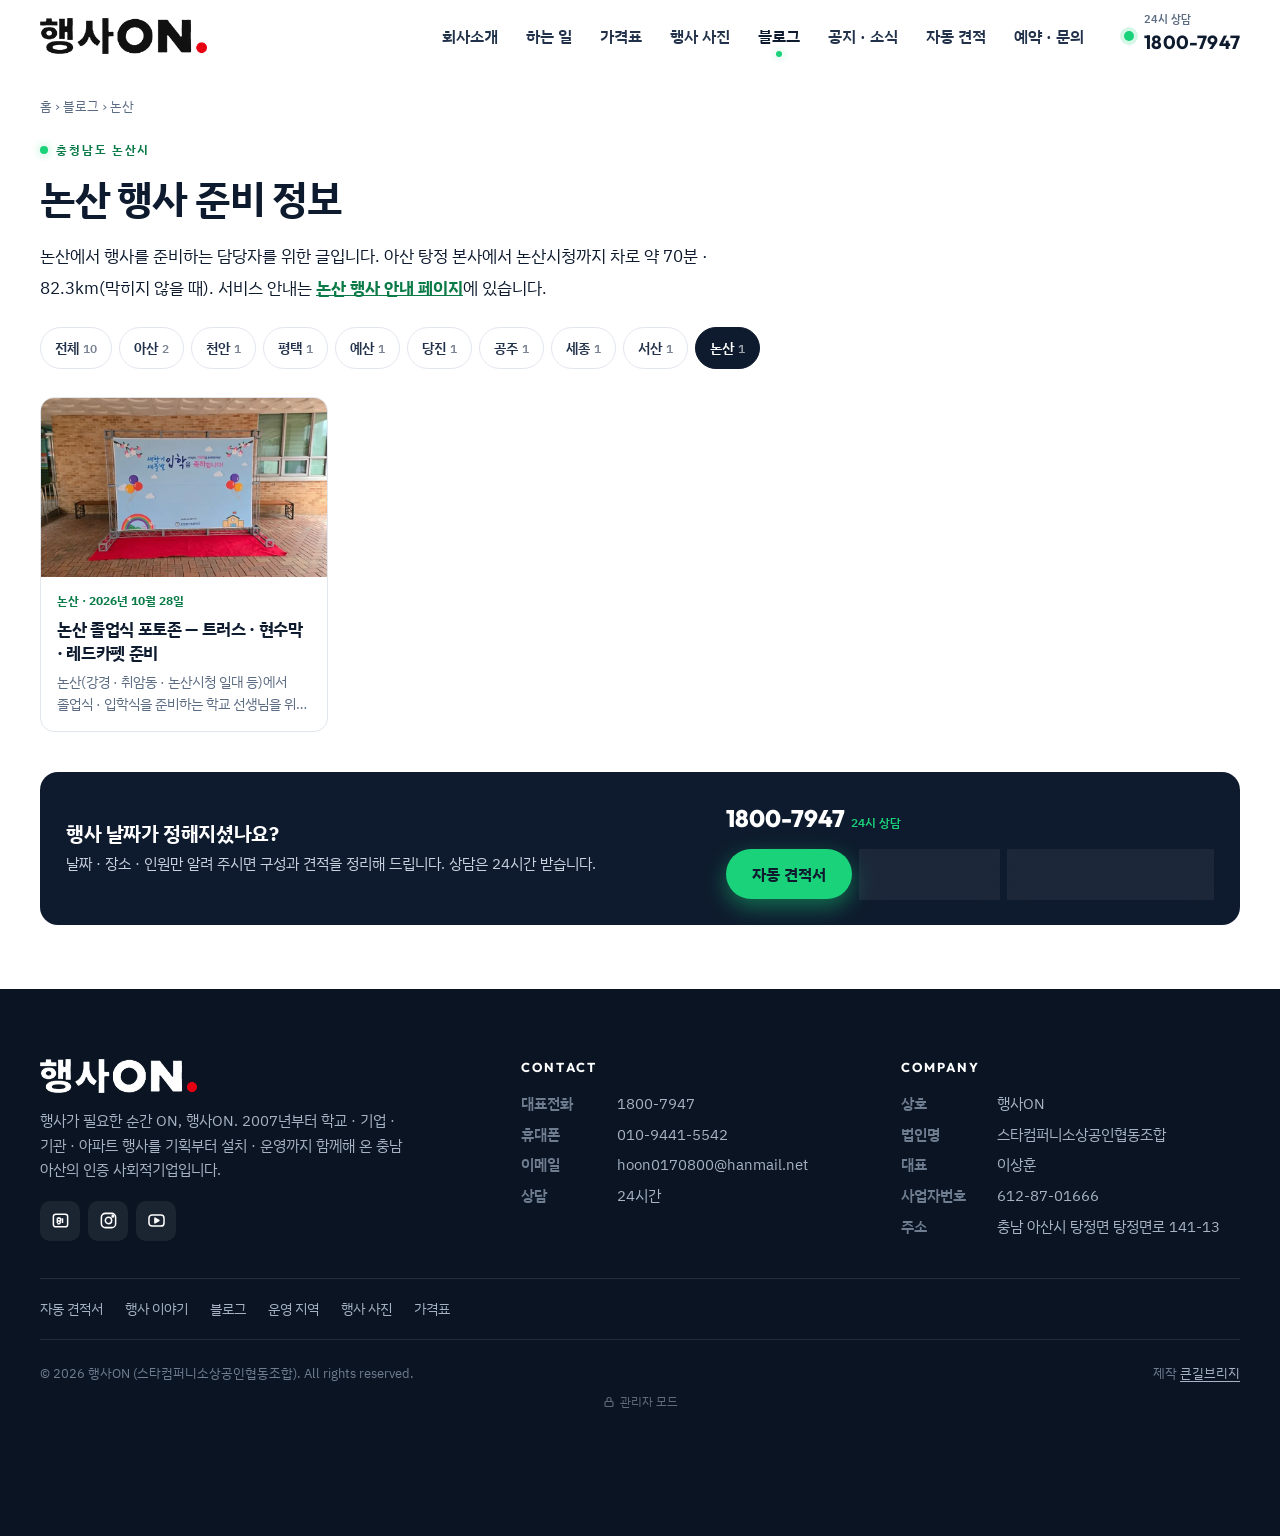
<file: blog/nonsan/index.html>
<!doctype html>
<html lang="ko">
<head>
<meta charset="utf-8">
<meta name="viewport" content="width=device-width,initial-scale=1,viewport-fit=cover">
<title>논산 행사 준비 정보 — 주민행사 · 학교축제 · 체육대회 · 음향 · 천막 | 행사ON</title>
<meta name="description" content="논산에서 행사를 준비할 때 확인할 것들. 아파트 주민행사 · 학교축제 · 체육대회 같은 행사와 음향 · 조명 · 무대 · 천막, 날씨와 안전, 견적 항목까지 현장 기준으로 정리한 글 모음입니다.">
<meta name="robots" content="index,follow,max-image-preview:large">
<link rel="canonical" href="https://brizymedia.github.io/haengsaon/blog/nonsan/">
<meta name="theme-color" content="#0E1B2E">
<meta property="og:type" content="website">
<meta property="og:site_name" content="행사ON">
<meta property="og:locale" content="ko_KR">
<meta property="og:title" content="논산 행사 준비 정보 — 주민행사 · 학교축제 · 체육대회 · 음향 · 천막 | 행사ON">
<meta property="og:description" content="논산에서 행사를 준비할 때 확인할 것들. 아파트 주민행사 · 학교축제 · 체육대회 같은 행사와 음향 · 조명 · 무대 · 천막, 날씨와 안전, 견적 항목까지 현장 기준으로 정리한 글 모음입니다.">
<meta property="og:url" content="https://brizymedia.github.io/haengsaon/blog/nonsan/">
<meta property="og:image" content="https://brizymedia.github.io/haengsaon/assets/img/p/truss-photo-1.webp">
<meta name="twitter:card" content="summary_large_image">
<meta name="geo.region" content="KR-44">
<meta name="geo.placename" content="아산시 탕정면">
<script type="application/ld+json">{"@context": "https://schema.org", "@type": "LocalBusiness", "@id": "https://brizymedia.github.io/haengsaon/#business", "name": "행사ON", "alternateName": ["스타컴퍼니", "스타컴퍼니소상공인협동조합"], "legalName": "스타컴퍼니소상공인협동조합", "slogan": "행사가 필요한 순간 ON, 행사ON", "url": "https://brizymedia.github.io/haengsaon/", "logo": "https://brizymedia.github.io/haengsaon/assets/img/logo-square.png", "image": "https://brizymedia.github.io/haengsaon/assets/img/og.jpg", "description": "2007년부터 음향 · 조명 · 무대 · 트러스 · LED, 천막 · 테이블 · 의자 렌탈, 에어바운스 · 물놀이, 학교 축제 · 체육대회, 기업행사, 아파트 주민축제를 기획부터 설치 · 운영까지 진행하는 충남 아산의 인증 사회적기업 행사 전문 회사.", "telephone": "+82-1800-7947", "email": "hoon0170800@hanmail.net", "taxID": "612-87-01666", "foundingDate": "2007", "founder": {"@type": "Person", "name": "이상훈"}, "address": {"@type": "PostalAddress", "streetAddress": "탕정면 탕정면로 141-13", "addressLocality": "아산시", "addressRegion": "충청남도", "addressCountry": "KR"}, "openingHoursSpecification": {"@type": "OpeningHoursSpecification", "dayOfWeek": ["Monday", "Tuesday", "Wednesday", "Thursday", "Friday", "Saturday", "Sunday"], "opens": "00:00", "closes": "23:59"}, "areaServed": [{"@type": "AdministrativeArea", "name": "아산시"}, {"@type": "AdministrativeArea", "name": "천안시"}, {"@type": "AdministrativeArea", "name": "당진시"}, {"@type": "AdministrativeArea", "name": "서산시"}, {"@type": "AdministrativeArea", "name": "예산군"}, {"@type": "AdministrativeArea", "name": "논산시"}, {"@type": "AdministrativeArea", "name": "공주시"}, {"@type": "AdministrativeArea", "name": "세종특별자치시"}, {"@type": "AdministrativeArea", "name": "충청남도"}], "sameAs": ["https://blog.naver.com/hoon0170800", "https://www.instagram.com/star5342011", "https://www.youtube.com/@스타컴퍼니-x3f"], "knowsAbout": ["학교 축제", "학교 체육대회", "학예발표회 음향 조명", "음향 렌탈", "조명 렌탈", "무대 트러스 LED", "천막 테이블 의자 렌탈", "에어바운스", "물놀이 행사", "아파트 주민축제", "플리마켓", "기업 체육대회", "송년회", "행사기획"]}</script>
<link rel="icon" href="../../assets/img/favicon.png" type="image/png">
<link rel="apple-touch-icon" href="../../assets/img/apple-touch-icon.png">
<link rel="preconnect" href="https://fonts.googleapis.com"><link rel="preconnect" href="https://fonts.gstatic.com" crossorigin>
<link href="https://fonts.googleapis.com/css2?family=IBM+Plex+Sans+KR:wght@400;500;600;700&family=Outfit:wght@600;700;800&display=swap" rel="stylesheet">
<link rel="stylesheet" href="../../assets/style.css?v=2">
<script defer src="https://www.ai-make.co.kr/stats/stats.js" data-site="haengsaon"></script>
<link rel="alternate" type="application/rss+xml" title="행사ON 행사 준비 블로그" href="https://brizymedia.github.io/haengsaon/rss.xml">
<script type="application/ld+json">{"@context":"https://schema.org","@graph":[{"@type":"BreadcrumbList","itemListElement":[{"@type":"ListItem","position":1,"name":"홈","item":"https://brizymedia.github.io/haengsaon/"},{"@type":"ListItem","position":2,"name":"블로그","item":"https://brizymedia.github.io/haengsaon/blog/"},{"@type":"ListItem","position":3,"name":"논산 행사 준비 정보","item":"https://brizymedia.github.io/haengsaon/blog/nonsan/"}]},{"@type":"CollectionPage","@id":"https://brizymedia.github.io/haengsaon/blog/nonsan/","name":"논산 행사 준비 정보","inLanguage":"ko","hasPart":[{"@type":"BlogPosting","headline":"논산 졸업식 포토존 — 트러스 · 현수막 · 레드카펫 준비","url":"https://brizymedia.github.io/haengsaon/blog/%EB%85%BC%EC%82%B0-%EC%A1%B8%EC%97%85%EC%8B%9D-%ED%8F%AC%ED%86%A0%EC%A1%B4-%ED%8A%B8%EB%9F%AC%EC%8A%A4-%ED%98%84%EC%88%98%EB%A7%89-%EB%A0%88%EB%93%9C%EC%B9%B4%ED%8E%AB-%EC%A4%80%EB%B9%84/"}]}]}</script>
<style>.bl-crumb{width:min(1200px,100% - 40px);margin:0 auto;padding:22px 0 0;font-size:13px;color:var(--mute)}
.bl-crumb.narrow{width:min(760px,100% - 40px)}.bl-crumb a:hover{color:var(--on-ink)}
.bl-art{width:min(760px,100% - 40px);margin:0 auto;padding:14px 0 56px}
.bl .eyebrow2{display:inline-flex;align-items:center;gap:8px;font-family:var(--en);font-size:12px;font-weight:700;letter-spacing:.16em;color:var(--on-ink);margin:0 0 12px;text-transform:uppercase}
.bl .eyebrow2::before{content:"";width:8px;height:8px;border-radius:50%;background:var(--on);box-shadow:0 0 8px var(--glow)}
.bl h1{font-size:clamp(26px,4.2vw,40px);line-height:1.3;letter-spacing:-.03em;margin:0 0 16px;font-weight:700;color:var(--ink);text-wrap:balance}
.bl .meta{display:flex;flex-wrap:wrap;gap:6px;margin:0 0 24px}
.bl .meta a,.bl .meta span{font-size:13px;font-weight:600;padding:5px 12px;border-radius:999px;background:var(--soft);color:var(--mute)}
.bl .meta a{background:rgba(25,210,122,.13);color:var(--on-ink)}.bl .meta a:hover{background:rgba(25,210,122,.22)}
.bl .lead{font-size:17px;line-height:1.85;color:var(--ink);margin:0 0 24px}.bl .lead a{color:var(--on-ink);font-weight:700;text-decoration:underline}
.bl figure{margin:0 0 28px}.bl figure img{width:100%;height:auto;aspect-ratio:4/3;object-fit:cover;border-radius:14px;background:var(--soft)}
.bl figure.cover img{aspect-ratio:16/9}
.bl figcaption{font-size:13.5px;color:var(--mute);margin-top:8px;line-height:1.6}
.bl .points{background:var(--soft);border-radius:14px;padding:18px 22px;margin:0 0 28px}
.bl .points b{display:block;font-family:var(--en);font-size:12px;letter-spacing:.18em;color:var(--on-ink);margin-bottom:8px}
.bl .points ul,.bl .body ul{list-style:disc;padding-left:20px}.bl .body ol{list-style:decimal;padding-left:20px}
.bl .points li{line-height:1.75;margin:4px 0;color:var(--ink)}
.bl .toc{border-left:3px solid var(--on);padding:2px 0 2px 16px;margin:0 0 36px}
.bl .toc b{font-size:13px;color:var(--mute)}.bl .toc ol{margin:6px 0 0}.bl .toc li{line-height:1.9}.bl .toc a:hover{color:var(--on-ink)}
.bl .body h2,.bl .faq h2{font-size:22px;line-height:1.4;letter-spacing:-.02em;margin:42px 0 14px;font-weight:700;color:var(--ink);scroll-margin-top:calc(var(--hd) + 16px);text-wrap:balance}
.bl .body p,.bl .faq p{font-size:16px;line-height:1.95;color:var(--ink2);margin:0 0 18px}
.bl .body ul,.bl .body ol{margin:0 0 20px;color:var(--ink2)}.bl .body li{line-height:1.85;margin:5px 0}
.bl .body b{color:var(--ink)}.bl .body a,.bl .faq a{color:var(--on-ink);font-weight:700;text-decoration:underline;text-underline-offset:3px}
.bl .tbl{overflow-x:auto;margin:0 0 22px;border:1px solid var(--line);border-radius:12px;background:#fff}
.bl table{border-collapse:collapse;width:100%;font-size:14.5px;min-width:520px}
.bl th,.bl td{padding:10px 13px;text-align:left;vertical-align:top;border-bottom:1px solid var(--line);line-height:1.6}
.bl th{background:var(--soft);font-weight:700;white-space:nowrap;color:var(--ink)}.bl tbody tr:last-child td{border-bottom:0}
.bl .tip{background:rgba(25,210,122,.1);border-radius:12px;padding:14px 18px;margin:0 0 22px;font-size:15.5px;line-height:1.8;color:var(--ink)}
.bl .tip::before{content:'현장 메모';display:block;font-size:12px;font-weight:700;letter-spacing:.08em;color:var(--on-ink);margin-bottom:3px}
.bl .faq details{background:#fff;border:1px solid var(--line);border-radius:12px;margin:0 0 8px;padding:0 16px}
.bl .faq summary{cursor:pointer;font-weight:700;padding:13px 0;line-height:1.6;color:var(--ink)}.bl .faq details p{margin:0 0 14px}
.bl .src{margin-top:32px;font-size:13.5px;color:var(--mute);line-height:1.7}.bl .src ul{list-style:disc;padding-left:18px;margin:6px 0 0}.bl .src a{text-decoration:underline}
.bl .bcta{background:var(--ink);color:#fff;border-radius:18px;padding:26px;margin-top:40px;display:flex;flex-wrap:wrap;gap:18px;align-items:center;justify-content:space-between}
.bl .bcta h3{margin:0 0 5px;font-size:20px;letter-spacing:-.02em}.bl .bcta p{margin:0;color:#C8D2DF;font-size:14.5px;line-height:1.7}
.bl .bcta .num{font-family:var(--en);font-weight:800;font-size:24px;color:#fff;display:block;margin-bottom:10px}.bl .bcta .num small{font:600 12px var(--kr);color:var(--on);margin-left:6px}
.bl .bcta .btns{display:flex;gap:8px;flex-wrap:wrap}
.bl .bcta .btn-ghost{color:#fff;border-color:rgba(255,255,255,.35)}
.bl-more{width:min(1200px,100% - 40px);margin:0 auto;padding:8px 0 64px}.bl-more h2{font-size:20px;margin:0 0 16px;color:var(--ink)}
.bl-wrap{width:min(1200px,100% - 40px);margin:0 auto;padding:18px 0 64px}
.bl .cards{display:grid;grid-template-columns:repeat(auto-fill,minmax(260px,1fr));gap:16px}
.bl .card{display:block;background:#fff;border:1px solid var(--line);border-radius:14px;overflow:hidden;transition:transform .35s,box-shadow .35s}
.bl .card:hover{transform:translateY(-4px);box-shadow:var(--sh)}
.bl .card img{width:100%;height:auto;aspect-ratio:16/10;object-fit:cover;background:var(--soft)}
.bl .card .in{padding:14px 16px 17px}.bl .card .r{font-size:12px;font-weight:700;color:var(--on-ink);margin-bottom:6px}
.bl .card .t{font-size:16.5px;font-weight:700;line-height:1.45;letter-spacing:-.02em;color:var(--ink)}
.bl .card .s{font-size:13.5px;color:var(--mute);line-height:1.6;margin-top:6px;display:-webkit-box;-webkit-line-clamp:2;-webkit-box-orient:vertical;overflow:hidden}
.bl .chips{display:flex;flex-wrap:wrap;gap:7px;margin:0 0 28px}
.bl .chips a{font-size:14px;font-weight:600;padding:8px 14px;border-radius:999px;background:#fff;border:1px solid var(--line);color:var(--ink2)}
.bl .chips a[aria-current]{background:var(--ink);color:#fff;border-color:var(--ink)}.bl .chips small{font-weight:600;margin-left:4px;opacity:.6}
.bl .pager{display:flex;gap:7px;justify-content:center;margin-top:32px}
.bl .pager a,.bl .pager span{padding:8px 14px;border-radius:8px;border:1px solid var(--line);font-weight:700;font-size:14px;background:#fff}.bl .pager span{background:var(--ink);color:#fff}
.bl .empty{background:#fff;border:1px dashed var(--line);border-radius:14px;padding:22px;color:var(--mute);line-height:1.8;margin-bottom:24px}
.bl a:focus-visible,.bl summary:focus-visible{outline:2px solid var(--on);outline-offset:3px;border-radius:4px}
@media (max-width:640px){.bl .bcta{padding:22px 18px}.bl .lead{font-size:16px}}
@media (prefers-reduced-motion:reduce){.bl .card{transition:none}.bl .card:hover{transform:none}}</style>
</head>
<body>
<header class="hd" id="hd">
  <div class="wrap">
    <a class="logo" href="../../index.html" aria-label="행사ON 홈"><img src="../../assets/img/logo.png" alt="행사ON" width="185" height="40"></a>
    <nav class="menu" aria-label="주 메뉴"><a href="../../about.html">회사소개</a><a href="../../service.html">하는 일</a><a href="../../price.html">가격표</a><a href="../../portfolio.html">행사 사진</a><a href="../../blog/" class="act" aria-current="page">블로그</a><a href="../../notice.html">공지 · 소식</a><a href="../../quote.html">자동 견적</a><a href="../../contact.html">예약 · 문의</a></nav>
    <a class="tel" href="tel:1800-7947"><span class="dot" aria-hidden="true"></span><span><small>24시 상담</small>1800-7947</span></a>
    <button class="burger" id="burger" aria-label="메뉴 열기" aria-expanded="false" aria-controls="sheet"><i></i></button>
  </div>
</header>
<div class="sheet" id="sheet" aria-label="모바일 메뉴">
  <div class="head">
    <a href="../../index.html" aria-label="행사ON 홈"><img src="../../assets/img/logo.png" alt="행사ON" width="185" height="40"></a>
    <button class="x" aria-label="메뉴 닫기"><svg viewBox="0 0 24 24" fill="none" stroke="currentColor" stroke-width="2" stroke-linecap="round"><path d="M6 6l12 12M18 6L6 18"/></svg></button>
  </div>
  <nav><a href="../../index.html">홈<small>HOME</small></a><a href="../../about.html">회사소개<small>ABOUT</small></a><a href="../../service.html">하는 일<small>SERVICE</small></a><a href="../../price.html">가격표<small>PRICE</small></a><a href="../../portfolio.html">행사 사진<small>WORKS</small></a><a href="../../blog/">블로그<small>BLOG</small></a><a href="../../notice.html">공지 · 소식<small>NEWS</small></a><a href="../../quote.html">자동 견적서<small>QUOTE</small></a><a href="../../stories/index.html">행사 이야기<small>STORIES</small></a><a href="../../areas/index.html">운영 지역<small>AREAS</small></a><a href="../../contact.html">예약 · 문의<small>CONTACT</small></a></nav>
  <div class="foot">
    <span>행사ON (법인 스타컴퍼니소상공인협동조합) · 대표 이상훈<br>충남 아산시 탕정면 탕정면로 141-13 · 24시 상담</span>
    <a class="btn btn-on" href="tel:1800-7947"><svg viewBox="0 0 24 24" fill="none" stroke="currentColor" stroke-width="1.9" stroke-linecap="round" stroke-linejoin="round"><path d="M5 4h4l2 5-2.5 1.5a11 11 0 0 0 5 5L15 13l5 2v4a2 2 0 0 1-2 2A16 16 0 0 1 3 6a2 2 0 0 1 2-2z"/></svg>1800-7947 전화 상담</a>
  </div>
</div>
<main id="top" class="bl">
<div class="bl-crumb"><a href="../../index.html">홈</a> › <a href="../../blog/">블로그</a> › 논산</div>
<div class="bl-wrap">
  <p class="eyebrow2">충청남도 논산시</p>
  <h1>논산 행사 준비 정보</h1>
  <p class="lead" style="max-width:760px">논산에서 행사를 준비하는 담당자를 위한 글입니다. 아산 탕정 본사에서 논산시청까지 차로 약 70분 · 82.3km(막히지 않을 때). 서비스 안내는 <a href="../../areas/nonsan.html" style="text-decoration:underline">논산 행사 안내 페이지</a>에 있습니다.</p>
  <nav class="chips" aria-label="지역별 글">
    <a href="../../blog/">전체<small>10</small></a>
    <a href="../../blog/asan/">아산<small>2</small></a>
    <a href="../../blog/cheonan/">천안<small>1</small></a>
    <a href="../../blog/pyeongtaek/">평택<small>1</small></a>
    <a href="../../blog/yesan/">예산<small>1</small></a>
    <a href="../../blog/dangjin/">당진<small>1</small></a>
    <a href="../../blog/gongju/">공주<small>1</small></a>
    <a href="../../blog/sejong/">세종<small>1</small></a>
    <a href="../../blog/seosan/">서산<small>1</small></a>
    <a href="../../blog/nonsan/" aria-current="page">논산<small>1</small></a>
  </nav>
  <div class="cards"><a class="card" href="../../blog/%EB%85%BC%EC%82%B0-%EC%A1%B8%EC%97%85%EC%8B%9D-%ED%8F%AC%ED%86%A0%EC%A1%B4-%ED%8A%B8%EB%9F%AC%EC%8A%A4-%ED%98%84%EC%88%98%EB%A7%89-%EB%A0%88%EB%93%9C%EC%B9%B4%ED%8E%AB-%EC%A4%80%EB%B9%84/">
      <img src="../../assets/img/t/truss-photo-1.webp" alt="학교 현관 앞에 사각 트러스 틀을 세우고 입학 축하 현수막을 건 포토존, 바닥에 빨간 카펫" loading="lazy" decoding="async" width="800" height="500">
      <div class="in"><div class="r">논산 · 2026년 10월 28일</div><div class="t">논산 졸업식 포토존 — 트러스 · 현수막 · 레드카펫 준비</div><div class="s">논산(강경 · 취암동 · 논산시청 일대 등)에서 졸업식 · 입학식을 준비하는 학교 선생님을 위한 글입니다. 논산 졸업식 포토존을 트러스로 만들 때 자리 고르기, 현수막 크기와 문구, 레드카펫 · 조명, 설치 · 철거 시간과 견적 항목을 정리했습니다.</div></div>
    </a></div>
  <div class="bcta">
    <div><h3>행사 날짜가 정해지셨나요?</h3><p>날짜 · 장소 · 인원만 알려 주시면 구성과 견적을 정리해 드립니다. 상담은 24시간 받습니다.</p></div>
    <div><a class="num" href="tel:1800-7947">1800-7947<small>24시 상담</small></a><div class="btns"><a class="btn btn-on" href="../../quote.html">자동 견적서</a><a class="btn btn-ghost" href="../../contact.html">예약 · 문의 폼</a><a class="btn btn-ghost" href="sms:010-9441-5542">문자 010-9441-5542</a></div></div>
  </div>
</div>
</main>
<footer class="ft">
  <div class="wrap">
    <div class="top">
      <div>
        <a class="logo" href="../../index.html" aria-label="행사ON 홈"><img src="../../assets/img/logo-white.png" alt="행사ON" width="185" height="40"></a>
        <p>행사가 필요한 순간 ON, 행사ON. 2007년부터 학교 · 기업 · 기관 · 아파트 행사를 기획부터 설치 · 운영까지 함께해 온 충남 아산의 인증 사회적기업입니다.</p>
        <div class="sns">
          <a href="https://blog.naver.com/hoon0170800" target="_blank" rel="noopener" aria-label="네이버 블로그"><svg viewBox="0 0 24 24" fill="none" stroke="currentColor" stroke-width="1.9" stroke-linejoin="round"><rect x="3" y="4" width="18" height="16" rx="3"/><path d="M8 9v6M8 9h2.5a1.8 1.8 0 0 1 0 3.6H8m2.5 0a1.8 1.8 0 0 1 0 3.4H8M14.5 9v6"/></svg></a>
          <a href="https://www.instagram.com/star5342011" target="_blank" rel="noopener" aria-label="인스타그램"><svg viewBox="0 0 24 24" fill="none" stroke="currentColor" stroke-width="1.9"><rect x="3" y="3" width="18" height="18" rx="5"/><circle cx="12" cy="12" r="4"/><circle cx="17.5" cy="6.5" r="1" fill="currentColor"/></svg></a>
          <a href="https://www.youtube.com/@%EC%8A%A4%ED%83%80%EC%BB%B4%ED%8D%BC%EB%8B%88-x3f" target="_blank" rel="noopener" aria-label="유튜브"><svg viewBox="0 0 24 24" fill="none" stroke="currentColor" stroke-width="1.9" stroke-linejoin="round"><rect x="2.5" y="5" width="19" height="14" rx="4"/><path d="M10 9l5 3-5 3z" fill="currentColor"/></svg></a>
        </div>
      </div>
      <div><h4>CONTACT</h4><ul>
        <li><b>대표전화</b><a href="tel:1800-7947">1800-7947</a></li>
        <li><b>휴대폰</b><a href="tel:010-9441-5542">010-9441-5542</a></li>
        <li><b>이메일</b><a href="mailto:hoon0170800@hanmail.net">hoon0170800@hanmail.net</a></li>
        <li><b>상담</b>24시간</li></ul></div>
      <div><h4>COMPANY</h4><ul>
        <li><b>상호</b>행사ON</li>
        <li><b>법인명</b>스타컴퍼니소상공인협동조합</li>
        <li><b>대표</b>이상훈</li>
        <li><b>사업자번호</b>612-87-01666</li>
        <li><b>주소</b>충남 아산시 탕정면 탕정면로 141-13</li></ul></div>
    </div>
    <div class="ftl"><a href="../../quote.html">자동 견적서</a><a href="../../stories/index.html">행사 이야기</a><a href="../../blog/">블로그</a><a href="../../areas/index.html">운영 지역</a><a href="../../portfolio.html">행사 사진</a><a href="../../price.html">가격표</a></div>
    <div class="bot"><span>© 2026 행사ON (스타컴퍼니소상공인협동조합). All rights reserved.</span><span>제작 <a href="https://www.ai-make.co.kr" target="_blank" rel="noopener">큰길브리지</a></span></div>
  </div>
</footer>
<nav class="quick" aria-label="빠른 연락">
  <a href="tel:1800-7947"><svg viewBox="0 0 24 24" fill="none" stroke="currentColor" stroke-width="1.9" stroke-linecap="round" stroke-linejoin="round"><path d="M5 4h4l2 5-2.5 1.5a11 11 0 0 0 5 5L15 13l5 2v4a2 2 0 0 1-2 2A16 16 0 0 1 3 6a2 2 0 0 1 2-2z"/></svg>전화</a>
  <a href="sms:010-9441-5542"><svg viewBox="0 0 24 24" fill="none" stroke="currentColor" stroke-width="1.9" stroke-linecap="round" stroke-linejoin="round"><path d="M4 5h16v11H9l-5 4z"/><path d="M8 10h8M8 13h5"/></svg>문자</a>
  <a class="kakao" href="#" data-kakao hidden><svg viewBox="0 0 24 24" fill="currentColor"><path d="M12 4C7 4 3 7.1 3 11c0 2.5 1.7 4.7 4.2 5.9l-.9 3.3c-.1.3.3.6.6.4l3.9-2.6c.4 0 .8.1 1.2.1 5 0 9-3.1 9-7s-4-7.1-9-7.1z"/></svg>카톡</a>
  <a class="main" href="../../contact.html"><svg viewBox="0 0 24 24" fill="none" stroke="currentColor" stroke-width="1.9" stroke-linecap="round" stroke-linejoin="round"><path d="M14 3H6a2 2 0 0 0-2 2v14a2 2 0 0 0 2 2h12a2 2 0 0 0 2-2V9z"/><path d="M14 3v6h6M8 13h8M8 17h5"/></svg>견적문의</a>
</nav>
<button class="totop" id="totop" aria-label="맨 위로"><svg viewBox="0 0 24 24" fill="none" stroke="currentColor" stroke-width="2" stroke-linecap="round" stroke-linejoin="round"><path d="M12 19V5M5 12l7-7 7 7"/></svg></button>
<script src="../../assets/app.js?v=20261102"></script>
</body>
</html>
</file>
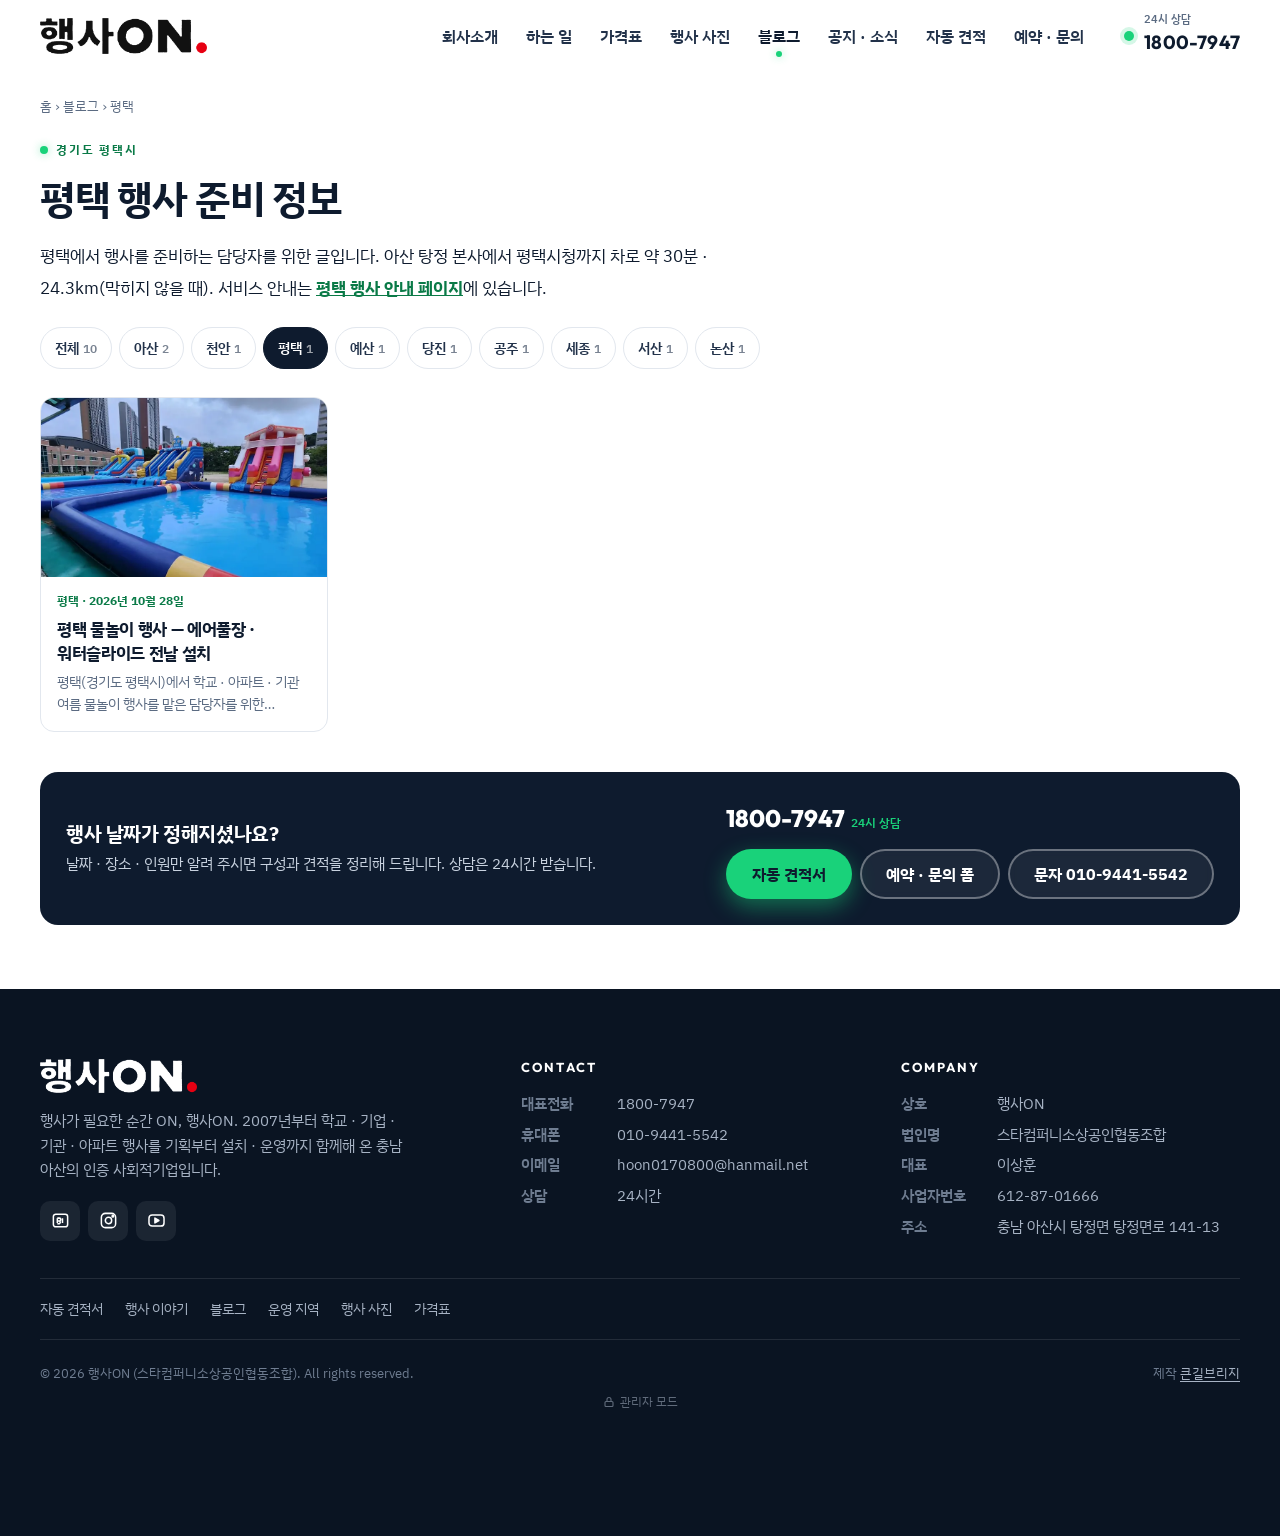
<file: blog/pyeongtaek/index.html>
<!doctype html>
<html lang="ko">
<head>
<meta charset="utf-8">
<meta name="viewport" content="width=device-width,initial-scale=1,viewport-fit=cover">
<title>평택 행사 준비 정보 — 주민행사 · 학교축제 · 체육대회 · 음향 · 천막 | 행사ON</title>
<meta name="description" content="평택에서 행사를 준비할 때 확인할 것들. 아파트 주민행사 · 학교축제 · 체육대회 같은 행사와 음향 · 조명 · 무대 · 천막, 날씨와 안전, 견적 항목까지 현장 기준으로 정리한 글 모음입니다.">
<meta name="robots" content="index,follow,max-image-preview:large">
<link rel="canonical" href="https://brizymedia.github.io/haengsaon/blog/pyeongtaek/">
<meta name="theme-color" content="#0E1B2E">
<meta property="og:type" content="website">
<meta property="og:site_name" content="행사ON">
<meta property="og:locale" content="ko_KR">
<meta property="og:title" content="평택 행사 준비 정보 — 주민행사 · 학교축제 · 체육대회 · 음향 · 천막 | 행사ON">
<meta property="og:description" content="평택에서 행사를 준비할 때 확인할 것들. 아파트 주민행사 · 학교축제 · 체육대회 같은 행사와 음향 · 조명 · 무대 · 천막, 날씨와 안전, 견적 항목까지 현장 기준으로 정리한 글 모음입니다.">
<meta property="og:url" content="https://brizymedia.github.io/haengsaon/blog/pyeongtaek/">
<meta property="og:image" content="https://brizymedia.github.io/haengsaon/assets/img/p/water-sch-1.webp">
<meta name="twitter:card" content="summary_large_image">
<meta name="geo.region" content="KR-44">
<meta name="geo.placename" content="아산시 탕정면">
<script type="application/ld+json">{"@context": "https://schema.org", "@type": "LocalBusiness", "@id": "https://brizymedia.github.io/haengsaon/#business", "name": "행사ON", "alternateName": ["스타컴퍼니", "스타컴퍼니소상공인협동조합"], "legalName": "스타컴퍼니소상공인협동조합", "slogan": "행사가 필요한 순간 ON, 행사ON", "url": "https://brizymedia.github.io/haengsaon/", "logo": "https://brizymedia.github.io/haengsaon/assets/img/logo-square.png", "image": "https://brizymedia.github.io/haengsaon/assets/img/og.jpg", "description": "2007년부터 음향 · 조명 · 무대 · 트러스 · LED, 천막 · 테이블 · 의자 렌탈, 에어바운스 · 물놀이, 학교 축제 · 체육대회, 기업행사, 아파트 주민축제를 기획부터 설치 · 운영까지 진행하는 충남 아산의 인증 사회적기업 행사 전문 회사.", "telephone": "+82-1800-7947", "email": "hoon0170800@hanmail.net", "taxID": "612-87-01666", "foundingDate": "2007", "founder": {"@type": "Person", "name": "이상훈"}, "address": {"@type": "PostalAddress", "streetAddress": "탕정면 탕정면로 141-13", "addressLocality": "아산시", "addressRegion": "충청남도", "addressCountry": "KR"}, "openingHoursSpecification": {"@type": "OpeningHoursSpecification", "dayOfWeek": ["Monday", "Tuesday", "Wednesday", "Thursday", "Friday", "Saturday", "Sunday"], "opens": "00:00", "closes": "23:59"}, "areaServed": [{"@type": "AdministrativeArea", "name": "아산시"}, {"@type": "AdministrativeArea", "name": "천안시"}, {"@type": "AdministrativeArea", "name": "당진시"}, {"@type": "AdministrativeArea", "name": "서산시"}, {"@type": "AdministrativeArea", "name": "예산군"}, {"@type": "AdministrativeArea", "name": "논산시"}, {"@type": "AdministrativeArea", "name": "공주시"}, {"@type": "AdministrativeArea", "name": "세종특별자치시"}, {"@type": "AdministrativeArea", "name": "충청남도"}], "sameAs": ["https://blog.naver.com/hoon0170800", "https://www.instagram.com/star5342011", "https://www.youtube.com/@스타컴퍼니-x3f"], "knowsAbout": ["학교 축제", "학교 체육대회", "학예발표회 음향 조명", "음향 렌탈", "조명 렌탈", "무대 트러스 LED", "천막 테이블 의자 렌탈", "에어바운스", "물놀이 행사", "아파트 주민축제", "플리마켓", "기업 체육대회", "송년회", "행사기획"]}</script>
<link rel="icon" href="../../assets/img/favicon.png" type="image/png">
<link rel="apple-touch-icon" href="../../assets/img/apple-touch-icon.png">
<link rel="preconnect" href="https://fonts.googleapis.com"><link rel="preconnect" href="https://fonts.gstatic.com" crossorigin>
<link href="https://fonts.googleapis.com/css2?family=IBM+Plex+Sans+KR:wght@400;500;600;700&family=Outfit:wght@600;700;800&display=swap" rel="stylesheet">
<link rel="stylesheet" href="../../assets/style.css?v=2">
<script defer src="https://www.ai-make.co.kr/stats/stats.js" data-site="haengsaon"></script>
<link rel="alternate" type="application/rss+xml" title="행사ON 행사 준비 블로그" href="https://brizymedia.github.io/haengsaon/rss.xml">
<script type="application/ld+json">{"@context":"https://schema.org","@graph":[{"@type":"BreadcrumbList","itemListElement":[{"@type":"ListItem","position":1,"name":"홈","item":"https://brizymedia.github.io/haengsaon/"},{"@type":"ListItem","position":2,"name":"블로그","item":"https://brizymedia.github.io/haengsaon/blog/"},{"@type":"ListItem","position":3,"name":"평택 행사 준비 정보","item":"https://brizymedia.github.io/haengsaon/blog/pyeongtaek/"}]},{"@type":"CollectionPage","@id":"https://brizymedia.github.io/haengsaon/blog/pyeongtaek/","name":"평택 행사 준비 정보","inLanguage":"ko","hasPart":[{"@type":"BlogPosting","headline":"평택 물놀이 행사 — 에어풀장 · 워터슬라이드 전날 설치","url":"https://brizymedia.github.io/haengsaon/blog/%ED%8F%89%ED%83%9D-%EB%AC%BC%EB%86%80%EC%9D%B4-%ED%96%89%EC%82%AC-%EC%97%90%EC%96%B4%ED%92%80%EC%9E%A5-%EC%9B%8C%ED%84%B0%EC%8A%AC%EB%9D%BC%EC%9D%B4%EB%93%9C-%EC%A0%84%EB%82%A0-%EC%84%A4%EC%B9%98/"}]}]}</script>
<style>.bl-crumb{width:min(1200px,100% - 40px);margin:0 auto;padding:22px 0 0;font-size:13px;color:var(--mute)}
.bl-crumb.narrow{width:min(760px,100% - 40px)}.bl-crumb a:hover{color:var(--on-ink)}
.bl-art{width:min(760px,100% - 40px);margin:0 auto;padding:14px 0 56px}
.bl .eyebrow2{display:inline-flex;align-items:center;gap:8px;font-family:var(--en);font-size:12px;font-weight:700;letter-spacing:.16em;color:var(--on-ink);margin:0 0 12px;text-transform:uppercase}
.bl .eyebrow2::before{content:"";width:8px;height:8px;border-radius:50%;background:var(--on);box-shadow:0 0 8px var(--glow)}
.bl h1{font-size:clamp(26px,4.2vw,40px);line-height:1.3;letter-spacing:-.03em;margin:0 0 16px;font-weight:700;color:var(--ink);text-wrap:balance}
.bl .meta{display:flex;flex-wrap:wrap;gap:6px;margin:0 0 24px}
.bl .meta a,.bl .meta span{font-size:13px;font-weight:600;padding:5px 12px;border-radius:999px;background:var(--soft);color:var(--mute)}
.bl .meta a{background:rgba(25,210,122,.13);color:var(--on-ink)}.bl .meta a:hover{background:rgba(25,210,122,.22)}
.bl .lead{font-size:17px;line-height:1.85;color:var(--ink);margin:0 0 24px}.bl .lead a{color:var(--on-ink);font-weight:700;text-decoration:underline}
.bl figure{margin:0 0 28px}.bl figure img{width:100%;height:auto;aspect-ratio:4/3;object-fit:cover;border-radius:14px;background:var(--soft)}
.bl figure.cover img{aspect-ratio:16/9}
.bl figcaption{font-size:13.5px;color:var(--mute);margin-top:8px;line-height:1.6}
.bl .points{background:var(--soft);border-radius:14px;padding:18px 22px;margin:0 0 28px}
.bl .points b{display:block;font-family:var(--en);font-size:12px;letter-spacing:.18em;color:var(--on-ink);margin-bottom:8px}
.bl .points ul,.bl .body ul{list-style:disc;padding-left:20px}.bl .body ol{list-style:decimal;padding-left:20px}
.bl .points li{line-height:1.75;margin:4px 0;color:var(--ink)}
.bl .toc{border-left:3px solid var(--on);padding:2px 0 2px 16px;margin:0 0 36px}
.bl .toc b{font-size:13px;color:var(--mute)}.bl .toc ol{margin:6px 0 0}.bl .toc li{line-height:1.9}.bl .toc a:hover{color:var(--on-ink)}
.bl .body h2,.bl .faq h2{font-size:22px;line-height:1.4;letter-spacing:-.02em;margin:42px 0 14px;font-weight:700;color:var(--ink);scroll-margin-top:calc(var(--hd) + 16px);text-wrap:balance}
.bl .body p,.bl .faq p{font-size:16px;line-height:1.95;color:var(--ink2);margin:0 0 18px}
.bl .body ul,.bl .body ol{margin:0 0 20px;color:var(--ink2)}.bl .body li{line-height:1.85;margin:5px 0}
.bl .body b{color:var(--ink)}.bl .body a,.bl .faq a{color:var(--on-ink);font-weight:700;text-decoration:underline;text-underline-offset:3px}
.bl .tbl{overflow-x:auto;margin:0 0 22px;border:1px solid var(--line);border-radius:12px;background:#fff}
.bl table{border-collapse:collapse;width:100%;font-size:14.5px;min-width:520px}
.bl th,.bl td{padding:10px 13px;text-align:left;vertical-align:top;border-bottom:1px solid var(--line);line-height:1.6}
.bl th{background:var(--soft);font-weight:700;white-space:nowrap;color:var(--ink)}.bl tbody tr:last-child td{border-bottom:0}
.bl .tip{background:rgba(25,210,122,.1);border-radius:12px;padding:14px 18px;margin:0 0 22px;font-size:15.5px;line-height:1.8;color:var(--ink)}
.bl .tip::before{content:'현장 메모';display:block;font-size:12px;font-weight:700;letter-spacing:.08em;color:var(--on-ink);margin-bottom:3px}
.bl .faq details{background:#fff;border:1px solid var(--line);border-radius:12px;margin:0 0 8px;padding:0 16px}
.bl .faq summary{cursor:pointer;font-weight:700;padding:13px 0;line-height:1.6;color:var(--ink)}.bl .faq details p{margin:0 0 14px}
.bl .src{margin-top:32px;font-size:13.5px;color:var(--mute);line-height:1.7}.bl .src ul{list-style:disc;padding-left:18px;margin:6px 0 0}.bl .src a{text-decoration:underline}
.bl .bcta{background:var(--ink);color:#fff;border-radius:18px;padding:26px;margin-top:40px;display:flex;flex-wrap:wrap;gap:18px;align-items:center;justify-content:space-between}
.bl .bcta h3{margin:0 0 5px;font-size:20px;letter-spacing:-.02em}.bl .bcta p{margin:0;color:#C8D2DF;font-size:14.5px;line-height:1.7}
.bl .bcta .num{font-family:var(--en);font-weight:800;font-size:24px;color:#fff;display:block;margin-bottom:10px}.bl .bcta .num small{font:600 12px var(--kr);color:var(--on);margin-left:6px}
.bl .bcta .btns{display:flex;gap:8px;flex-wrap:wrap}
.bl .bcta .btn-ghost{color:#fff;border-color:rgba(255,255,255,.35)}
.bl-more{width:min(1200px,100% - 40px);margin:0 auto;padding:8px 0 64px}.bl-more h2{font-size:20px;margin:0 0 16px;color:var(--ink)}
.bl-wrap{width:min(1200px,100% - 40px);margin:0 auto;padding:18px 0 64px}
.bl .cards{display:grid;grid-template-columns:repeat(auto-fill,minmax(260px,1fr));gap:16px}
.bl .card{display:block;background:#fff;border:1px solid var(--line);border-radius:14px;overflow:hidden;transition:transform .35s,box-shadow .35s}
.bl .card:hover{transform:translateY(-4px);box-shadow:var(--sh)}
.bl .card img{width:100%;height:auto;aspect-ratio:16/10;object-fit:cover;background:var(--soft)}
.bl .card .in{padding:14px 16px 17px}.bl .card .r{font-size:12px;font-weight:700;color:var(--on-ink);margin-bottom:6px}
.bl .card .t{font-size:16.5px;font-weight:700;line-height:1.45;letter-spacing:-.02em;color:var(--ink)}
.bl .card .s{font-size:13.5px;color:var(--mute);line-height:1.6;margin-top:6px;display:-webkit-box;-webkit-line-clamp:2;-webkit-box-orient:vertical;overflow:hidden}
.bl .chips{display:flex;flex-wrap:wrap;gap:7px;margin:0 0 28px}
.bl .chips a{font-size:14px;font-weight:600;padding:8px 14px;border-radius:999px;background:#fff;border:1px solid var(--line);color:var(--ink2)}
.bl .chips a[aria-current]{background:var(--ink);color:#fff;border-color:var(--ink)}.bl .chips small{font-weight:600;margin-left:4px;opacity:.6}
.bl .pager{display:flex;gap:7px;justify-content:center;margin-top:32px}
.bl .pager a,.bl .pager span{padding:8px 14px;border-radius:8px;border:1px solid var(--line);font-weight:700;font-size:14px;background:#fff}.bl .pager span{background:var(--ink);color:#fff}
.bl .empty{background:#fff;border:1px dashed var(--line);border-radius:14px;padding:22px;color:var(--mute);line-height:1.8;margin-bottom:24px}
.bl a:focus-visible,.bl summary:focus-visible{outline:2px solid var(--on);outline-offset:3px;border-radius:4px}
@media (max-width:640px){.bl .bcta{padding:22px 18px}.bl .lead{font-size:16px}}
@media (prefers-reduced-motion:reduce){.bl .card{transition:none}.bl .card:hover{transform:none}}</style>
</head>
<body>
<header class="hd" id="hd">
  <div class="wrap">
    <a class="logo" href="../../index.html" aria-label="행사ON 홈"><img src="../../assets/img/logo.png" alt="행사ON" width="185" height="40"></a>
    <nav class="menu" aria-label="주 메뉴"><a href="../../about.html">회사소개</a><a href="../../service.html">하는 일</a><a href="../../price.html">가격표</a><a href="../../portfolio.html">행사 사진</a><a href="../../blog/" class="act" aria-current="page">블로그</a><a href="../../notice.html">공지 · 소식</a><a href="../../quote.html">자동 견적</a><a href="../../contact.html">예약 · 문의</a></nav>
    <a class="tel" href="tel:1800-7947"><span class="dot" aria-hidden="true"></span><span><small>24시 상담</small>1800-7947</span></a>
    <button class="burger" id="burger" aria-label="메뉴 열기" aria-expanded="false" aria-controls="sheet"><i></i></button>
  </div>
</header>
<div class="sheet" id="sheet" aria-label="모바일 메뉴">
  <div class="head">
    <a href="../../index.html" aria-label="행사ON 홈"><img src="../../assets/img/logo.png" alt="행사ON" width="185" height="40"></a>
    <button class="x" aria-label="메뉴 닫기"><svg viewBox="0 0 24 24" fill="none" stroke="currentColor" stroke-width="2" stroke-linecap="round"><path d="M6 6l12 12M18 6L6 18"/></svg></button>
  </div>
  <nav><a href="../../index.html">홈<small>HOME</small></a><a href="../../about.html">회사소개<small>ABOUT</small></a><a href="../../service.html">하는 일<small>SERVICE</small></a><a href="../../price.html">가격표<small>PRICE</small></a><a href="../../portfolio.html">행사 사진<small>WORKS</small></a><a href="../../blog/">블로그<small>BLOG</small></a><a href="../../notice.html">공지 · 소식<small>NEWS</small></a><a href="../../quote.html">자동 견적서<small>QUOTE</small></a><a href="../../stories/index.html">행사 이야기<small>STORIES</small></a><a href="../../areas/index.html">운영 지역<small>AREAS</small></a><a href="../../contact.html">예약 · 문의<small>CONTACT</small></a></nav>
  <div class="foot">
    <span>행사ON (법인 스타컴퍼니소상공인협동조합) · 대표 이상훈<br>충남 아산시 탕정면 탕정면로 141-13 · 24시 상담</span>
    <a class="btn btn-on" href="tel:1800-7947"><svg viewBox="0 0 24 24" fill="none" stroke="currentColor" stroke-width="1.9" stroke-linecap="round" stroke-linejoin="round"><path d="M5 4h4l2 5-2.5 1.5a11 11 0 0 0 5 5L15 13l5 2v4a2 2 0 0 1-2 2A16 16 0 0 1 3 6a2 2 0 0 1 2-2z"/></svg>1800-7947 전화 상담</a>
  </div>
</div>
<main id="top" class="bl">
<div class="bl-crumb"><a href="../../index.html">홈</a> › <a href="../../blog/">블로그</a> › 평택</div>
<div class="bl-wrap">
  <p class="eyebrow2">경기도 평택시</p>
  <h1>평택 행사 준비 정보</h1>
  <p class="lead" style="max-width:760px">평택에서 행사를 준비하는 담당자를 위한 글입니다. 아산 탕정 본사에서 평택시청까지 차로 약 30분 · 24.3km(막히지 않을 때). 서비스 안내는 <a href="../../areas/pyeongtaek.html" style="text-decoration:underline">평택 행사 안내 페이지</a>에 있습니다.</p>
  <nav class="chips" aria-label="지역별 글">
    <a href="../../blog/">전체<small>10</small></a>
    <a href="../../blog/asan/">아산<small>2</small></a>
    <a href="../../blog/cheonan/">천안<small>1</small></a>
    <a href="../../blog/pyeongtaek/" aria-current="page">평택<small>1</small></a>
    <a href="../../blog/yesan/">예산<small>1</small></a>
    <a href="../../blog/dangjin/">당진<small>1</small></a>
    <a href="../../blog/gongju/">공주<small>1</small></a>
    <a href="../../blog/sejong/">세종<small>1</small></a>
    <a href="../../blog/seosan/">서산<small>1</small></a>
    <a href="../../blog/nonsan/">논산<small>1</small></a>
  </nav>
  <div class="cards"><a class="card" href="../../blog/%ED%8F%89%ED%83%9D-%EB%AC%BC%EB%86%80%EC%9D%B4-%ED%96%89%EC%82%AC-%EC%97%90%EC%96%B4%ED%92%80%EC%9E%A5-%EC%9B%8C%ED%84%B0%EC%8A%AC%EB%9D%BC%EC%9D%B4%EB%93%9C-%EC%A0%84%EB%82%A0-%EC%84%A4%EC%B9%98/">
      <img src="../../assets/img/t/water-sch-1.webp" alt="학교 운동장에 물을 채운 에어풀장과 여러 대의 워터슬라이드를 설치한 모습, 사람 없는 흐린 날" loading="lazy" decoding="async" width="800" height="500">
      <div class="in"><div class="r">평택 · 2026년 10월 28일</div><div class="t">평택 물놀이 행사 — 에어풀장 · 워터슬라이드 전날 설치</div><div class="s">평택(경기도 평택시)에서 학교 · 아파트 · 기관 여름 물놀이 행사를 맡은 담당자를 위한 글입니다. 평택 물놀이 행사에서 전날 설치가 필요한 이유, 물 · 전기 · 배수 확인, 연령별 구역과 안전 인력, 견적 항목을 정리했습니다.</div></div>
    </a></div>
  <div class="bcta">
    <div><h3>행사 날짜가 정해지셨나요?</h3><p>날짜 · 장소 · 인원만 알려 주시면 구성과 견적을 정리해 드립니다. 상담은 24시간 받습니다.</p></div>
    <div><a class="num" href="tel:1800-7947">1800-7947<small>24시 상담</small></a><div class="btns"><a class="btn btn-on" href="../../quote.html">자동 견적서</a><a class="btn btn-ghost" href="../../contact.html">예약 · 문의 폼</a><a class="btn btn-ghost" href="sms:010-9441-5542">문자 010-9441-5542</a></div></div>
  </div>
</div>
</main>
<footer class="ft">
  <div class="wrap">
    <div class="top">
      <div>
        <a class="logo" href="../../index.html" aria-label="행사ON 홈"><img src="../../assets/img/logo-white.png" alt="행사ON" width="185" height="40"></a>
        <p>행사가 필요한 순간 ON, 행사ON. 2007년부터 학교 · 기업 · 기관 · 아파트 행사를 기획부터 설치 · 운영까지 함께해 온 충남 아산의 인증 사회적기업입니다.</p>
        <div class="sns">
          <a href="https://blog.naver.com/hoon0170800" target="_blank" rel="noopener" aria-label="네이버 블로그"><svg viewBox="0 0 24 24" fill="none" stroke="currentColor" stroke-width="1.9" stroke-linejoin="round"><rect x="3" y="4" width="18" height="16" rx="3"/><path d="M8 9v6M8 9h2.5a1.8 1.8 0 0 1 0 3.6H8m2.5 0a1.8 1.8 0 0 1 0 3.4H8M14.5 9v6"/></svg></a>
          <a href="https://www.instagram.com/star5342011" target="_blank" rel="noopener" aria-label="인스타그램"><svg viewBox="0 0 24 24" fill="none" stroke="currentColor" stroke-width="1.9"><rect x="3" y="3" width="18" height="18" rx="5"/><circle cx="12" cy="12" r="4"/><circle cx="17.5" cy="6.5" r="1" fill="currentColor"/></svg></a>
          <a href="https://www.youtube.com/@%EC%8A%A4%ED%83%80%EC%BB%B4%ED%8D%BC%EB%8B%88-x3f" target="_blank" rel="noopener" aria-label="유튜브"><svg viewBox="0 0 24 24" fill="none" stroke="currentColor" stroke-width="1.9" stroke-linejoin="round"><rect x="2.5" y="5" width="19" height="14" rx="4"/><path d="M10 9l5 3-5 3z" fill="currentColor"/></svg></a>
        </div>
      </div>
      <div><h4>CONTACT</h4><ul>
        <li><b>대표전화</b><a href="tel:1800-7947">1800-7947</a></li>
        <li><b>휴대폰</b><a href="tel:010-9441-5542">010-9441-5542</a></li>
        <li><b>이메일</b><a href="mailto:hoon0170800@hanmail.net">hoon0170800@hanmail.net</a></li>
        <li><b>상담</b>24시간</li></ul></div>
      <div><h4>COMPANY</h4><ul>
        <li><b>상호</b>행사ON</li>
        <li><b>법인명</b>스타컴퍼니소상공인협동조합</li>
        <li><b>대표</b>이상훈</li>
        <li><b>사업자번호</b>612-87-01666</li>
        <li><b>주소</b>충남 아산시 탕정면 탕정면로 141-13</li></ul></div>
    </div>
    <div class="ftl"><a href="../../quote.html">자동 견적서</a><a href="../../stories/index.html">행사 이야기</a><a href="../../blog/">블로그</a><a href="../../areas/index.html">운영 지역</a><a href="../../portfolio.html">행사 사진</a><a href="../../price.html">가격표</a></div>
    <div class="bot"><span>© 2026 행사ON (스타컴퍼니소상공인협동조합). All rights reserved.</span><span>제작 <a href="https://www.ai-make.co.kr" target="_blank" rel="noopener">큰길브리지</a></span></div>
  </div>
</footer>
<nav class="quick" aria-label="빠른 연락">
  <a href="tel:1800-7947"><svg viewBox="0 0 24 24" fill="none" stroke="currentColor" stroke-width="1.9" stroke-linecap="round" stroke-linejoin="round"><path d="M5 4h4l2 5-2.5 1.5a11 11 0 0 0 5 5L15 13l5 2v4a2 2 0 0 1-2 2A16 16 0 0 1 3 6a2 2 0 0 1 2-2z"/></svg>전화</a>
  <a href="sms:010-9441-5542"><svg viewBox="0 0 24 24" fill="none" stroke="currentColor" stroke-width="1.9" stroke-linecap="round" stroke-linejoin="round"><path d="M4 5h16v11H9l-5 4z"/><path d="M8 10h8M8 13h5"/></svg>문자</a>
  <a class="kakao" href="#" data-kakao hidden><svg viewBox="0 0 24 24" fill="currentColor"><path d="M12 4C7 4 3 7.1 3 11c0 2.5 1.7 4.7 4.2 5.9l-.9 3.3c-.1.3.3.6.6.4l3.9-2.6c.4 0 .8.1 1.2.1 5 0 9-3.1 9-7s-4-7.1-9-7.1z"/></svg>카톡</a>
  <a class="main" href="../../contact.html"><svg viewBox="0 0 24 24" fill="none" stroke="currentColor" stroke-width="1.9" stroke-linecap="round" stroke-linejoin="round"><path d="M14 3H6a2 2 0 0 0-2 2v14a2 2 0 0 0 2 2h12a2 2 0 0 0 2-2V9z"/><path d="M14 3v6h6M8 13h8M8 17h5"/></svg>견적문의</a>
</nav>
<button class="totop" id="totop" aria-label="맨 위로"><svg viewBox="0 0 24 24" fill="none" stroke="currentColor" stroke-width="2" stroke-linecap="round" stroke-linejoin="round"><path d="M12 19V5M5 12l7-7 7 7"/></svg></button>
<script src="../../assets/app.js?v=20261102"></script>
</body>
</html>
</file>
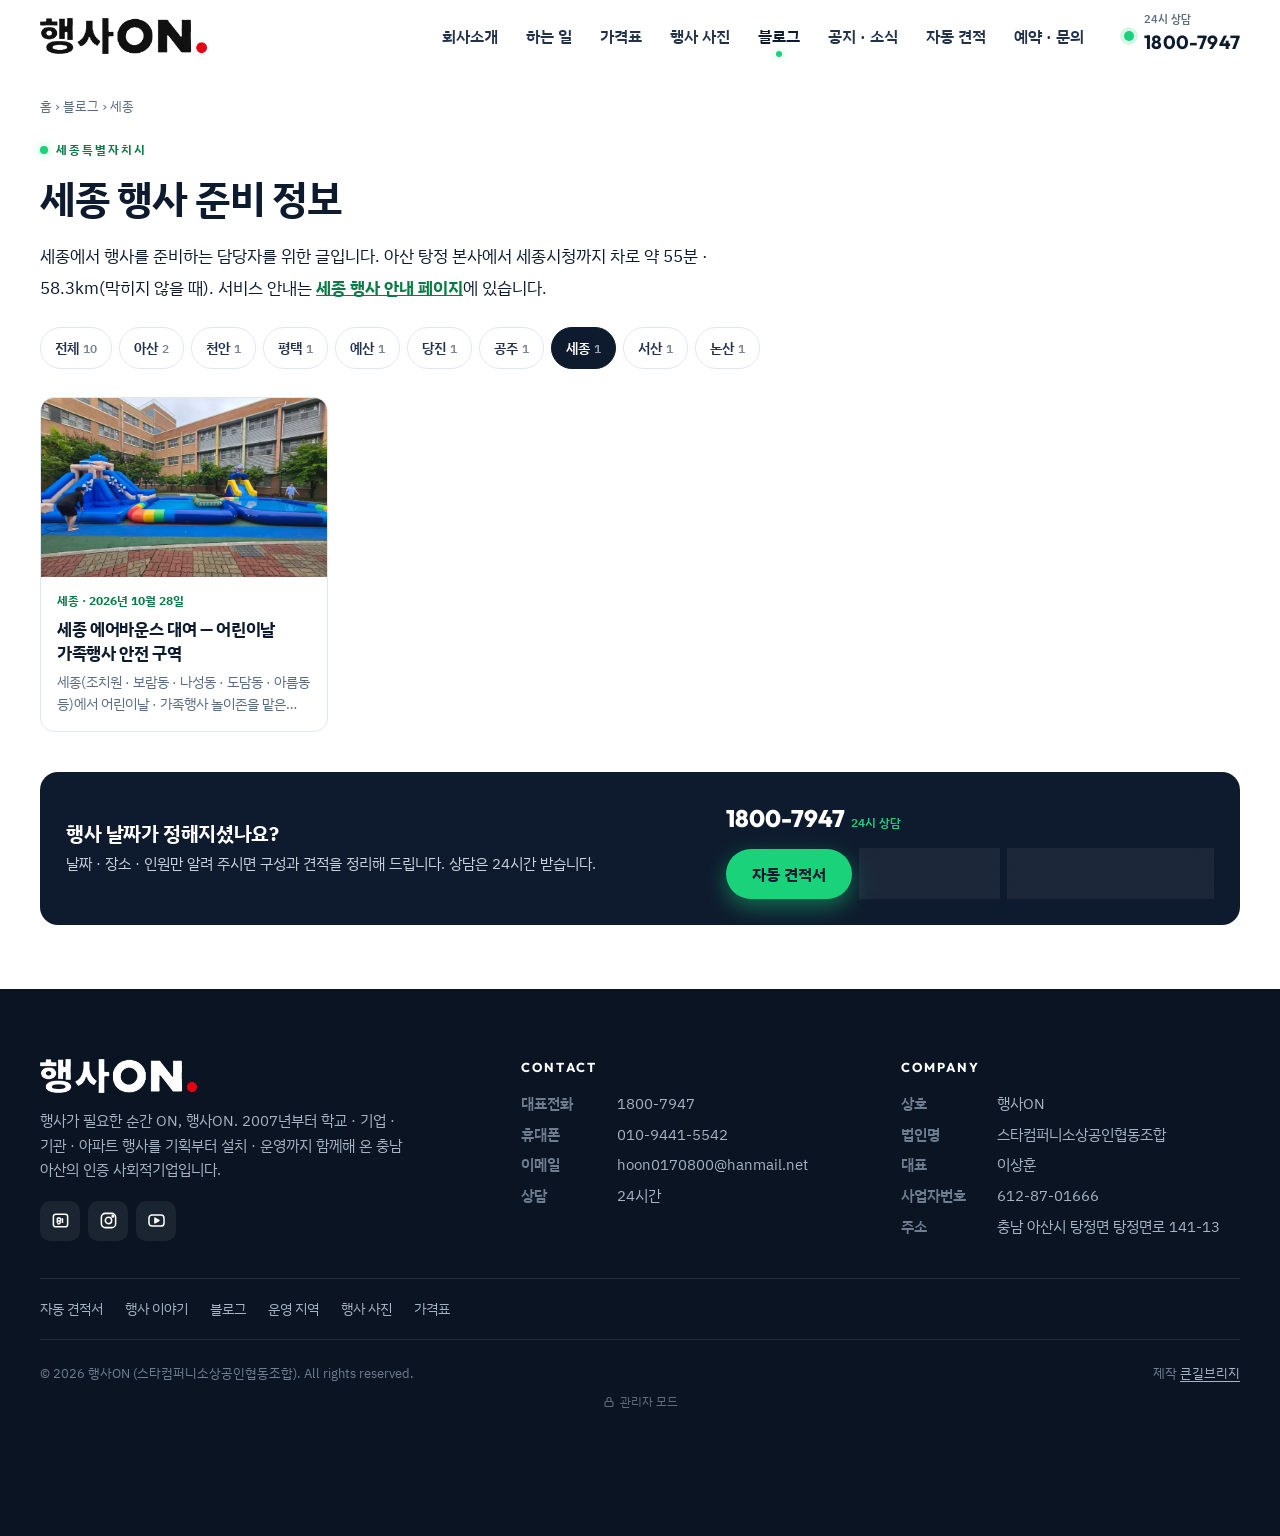
<file: blog/sejong/index.html>
<!doctype html>
<html lang="ko">
<head>
<meta charset="utf-8">
<meta name="viewport" content="width=device-width,initial-scale=1,viewport-fit=cover">
<title>세종 행사 준비 정보 — 주민행사 · 학교축제 · 체육대회 · 음향 · 천막 | 행사ON</title>
<meta name="description" content="세종에서 행사를 준비할 때 확인할 것들. 아파트 주민행사 · 학교축제 · 체육대회 같은 행사와 음향 · 조명 · 무대 · 천막, 날씨와 안전, 견적 항목까지 현장 기준으로 정리한 글 모음입니다.">
<meta name="robots" content="index,follow,max-image-preview:large">
<link rel="canonical" href="https://brizymedia.github.io/haengsaon/blog/sejong/">
<meta name="theme-color" content="#0E1B2E">
<meta property="og:type" content="website">
<meta property="og:site_name" content="행사ON">
<meta property="og:locale" content="ko_KR">
<meta property="og:title" content="세종 행사 준비 정보 — 주민행사 · 학교축제 · 체육대회 · 음향 · 천막 | 행사ON">
<meta property="og:description" content="세종에서 행사를 준비할 때 확인할 것들. 아파트 주민행사 · 학교축제 · 체육대회 같은 행사와 음향 · 조명 · 무대 · 천막, 날씨와 안전, 견적 항목까지 현장 기준으로 정리한 글 모음입니다.">
<meta property="og:url" content="https://brizymedia.github.io/haengsaon/blog/sejong/">
<meta property="og:image" content="https://brizymedia.github.io/haengsaon/assets/img/p/water-sch-2.webp">
<meta name="twitter:card" content="summary_large_image">
<meta name="geo.region" content="KR-44">
<meta name="geo.placename" content="아산시 탕정면">
<script type="application/ld+json">{"@context": "https://schema.org", "@type": "LocalBusiness", "@id": "https://brizymedia.github.io/haengsaon/#business", "name": "행사ON", "alternateName": ["스타컴퍼니", "스타컴퍼니소상공인협동조합"], "legalName": "스타컴퍼니소상공인협동조합", "slogan": "행사가 필요한 순간 ON, 행사ON", "url": "https://brizymedia.github.io/haengsaon/", "logo": "https://brizymedia.github.io/haengsaon/assets/img/logo-square.png", "image": "https://brizymedia.github.io/haengsaon/assets/img/og.jpg", "description": "2007년부터 음향 · 조명 · 무대 · 트러스 · LED, 천막 · 테이블 · 의자 렌탈, 에어바운스 · 물놀이, 학교 축제 · 체육대회, 기업행사, 아파트 주민축제를 기획부터 설치 · 운영까지 진행하는 충남 아산의 인증 사회적기업 행사 전문 회사.", "telephone": "+82-1800-7947", "email": "hoon0170800@hanmail.net", "taxID": "612-87-01666", "foundingDate": "2007", "founder": {"@type": "Person", "name": "이상훈"}, "address": {"@type": "PostalAddress", "streetAddress": "탕정면 탕정면로 141-13", "addressLocality": "아산시", "addressRegion": "충청남도", "addressCountry": "KR"}, "openingHoursSpecification": {"@type": "OpeningHoursSpecification", "dayOfWeek": ["Monday", "Tuesday", "Wednesday", "Thursday", "Friday", "Saturday", "Sunday"], "opens": "00:00", "closes": "23:59"}, "areaServed": [{"@type": "AdministrativeArea", "name": "아산시"}, {"@type": "AdministrativeArea", "name": "천안시"}, {"@type": "AdministrativeArea", "name": "당진시"}, {"@type": "AdministrativeArea", "name": "서산시"}, {"@type": "AdministrativeArea", "name": "예산군"}, {"@type": "AdministrativeArea", "name": "논산시"}, {"@type": "AdministrativeArea", "name": "공주시"}, {"@type": "AdministrativeArea", "name": "세종특별자치시"}, {"@type": "AdministrativeArea", "name": "충청남도"}], "sameAs": ["https://blog.naver.com/hoon0170800", "https://www.instagram.com/star5342011", "https://www.youtube.com/@스타컴퍼니-x3f"], "knowsAbout": ["학교 축제", "학교 체육대회", "학예발표회 음향 조명", "음향 렌탈", "조명 렌탈", "무대 트러스 LED", "천막 테이블 의자 렌탈", "에어바운스", "물놀이 행사", "아파트 주민축제", "플리마켓", "기업 체육대회", "송년회", "행사기획"]}</script>
<link rel="icon" href="../../assets/img/favicon.png" type="image/png">
<link rel="apple-touch-icon" href="../../assets/img/apple-touch-icon.png">
<link rel="preconnect" href="https://fonts.googleapis.com"><link rel="preconnect" href="https://fonts.gstatic.com" crossorigin>
<link href="https://fonts.googleapis.com/css2?family=IBM+Plex+Sans+KR:wght@400;500;600;700&family=Outfit:wght@600;700;800&display=swap" rel="stylesheet">
<link rel="stylesheet" href="../../assets/style.css?v=2">
<script defer src="https://www.ai-make.co.kr/stats/stats.js" data-site="haengsaon"></script>
<link rel="alternate" type="application/rss+xml" title="행사ON 행사 준비 블로그" href="https://brizymedia.github.io/haengsaon/rss.xml">
<script type="application/ld+json">{"@context":"https://schema.org","@graph":[{"@type":"BreadcrumbList","itemListElement":[{"@type":"ListItem","position":1,"name":"홈","item":"https://brizymedia.github.io/haengsaon/"},{"@type":"ListItem","position":2,"name":"블로그","item":"https://brizymedia.github.io/haengsaon/blog/"},{"@type":"ListItem","position":3,"name":"세종 행사 준비 정보","item":"https://brizymedia.github.io/haengsaon/blog/sejong/"}]},{"@type":"CollectionPage","@id":"https://brizymedia.github.io/haengsaon/blog/sejong/","name":"세종 행사 준비 정보","inLanguage":"ko","hasPart":[{"@type":"BlogPosting","headline":"세종 에어바운스 대여 — 어린이날 가족행사 안전 구역","url":"https://brizymedia.github.io/haengsaon/blog/%EC%84%B8%EC%A2%85-%EC%97%90%EC%96%B4%EB%B0%94%EC%9A%B4%EC%8A%A4-%EB%8C%80%EC%97%AC-%EC%96%B4%EB%A6%B0%EC%9D%B4%EB%82%A0-%EA%B0%80%EC%A1%B1%ED%96%89%EC%82%AC-%EC%95%88%EC%A0%84-%EA%B5%AC%EC%97%AD/"}]}]}</script>
<style>.bl-crumb{width:min(1200px,100% - 40px);margin:0 auto;padding:22px 0 0;font-size:13px;color:var(--mute)}
.bl-crumb.narrow{width:min(760px,100% - 40px)}.bl-crumb a:hover{color:var(--on-ink)}
.bl-art{width:min(760px,100% - 40px);margin:0 auto;padding:14px 0 56px}
.bl .eyebrow2{display:inline-flex;align-items:center;gap:8px;font-family:var(--en);font-size:12px;font-weight:700;letter-spacing:.16em;color:var(--on-ink);margin:0 0 12px;text-transform:uppercase}
.bl .eyebrow2::before{content:"";width:8px;height:8px;border-radius:50%;background:var(--on);box-shadow:0 0 8px var(--glow)}
.bl h1{font-size:clamp(26px,4.2vw,40px);line-height:1.3;letter-spacing:-.03em;margin:0 0 16px;font-weight:700;color:var(--ink);text-wrap:balance}
.bl .meta{display:flex;flex-wrap:wrap;gap:6px;margin:0 0 24px}
.bl .meta a,.bl .meta span{font-size:13px;font-weight:600;padding:5px 12px;border-radius:999px;background:var(--soft);color:var(--mute)}
.bl .meta a{background:rgba(25,210,122,.13);color:var(--on-ink)}.bl .meta a:hover{background:rgba(25,210,122,.22)}
.bl .lead{font-size:17px;line-height:1.85;color:var(--ink);margin:0 0 24px}.bl .lead a{color:var(--on-ink);font-weight:700;text-decoration:underline}
.bl figure{margin:0 0 28px}.bl figure img{width:100%;height:auto;aspect-ratio:4/3;object-fit:cover;border-radius:14px;background:var(--soft)}
.bl figure.cover img{aspect-ratio:16/9}
.bl figcaption{font-size:13.5px;color:var(--mute);margin-top:8px;line-height:1.6}
.bl .points{background:var(--soft);border-radius:14px;padding:18px 22px;margin:0 0 28px}
.bl .points b{display:block;font-family:var(--en);font-size:12px;letter-spacing:.18em;color:var(--on-ink);margin-bottom:8px}
.bl .points ul,.bl .body ul{list-style:disc;padding-left:20px}.bl .body ol{list-style:decimal;padding-left:20px}
.bl .points li{line-height:1.75;margin:4px 0;color:var(--ink)}
.bl .toc{border-left:3px solid var(--on);padding:2px 0 2px 16px;margin:0 0 36px}
.bl .toc b{font-size:13px;color:var(--mute)}.bl .toc ol{margin:6px 0 0}.bl .toc li{line-height:1.9}.bl .toc a:hover{color:var(--on-ink)}
.bl .body h2,.bl .faq h2{font-size:22px;line-height:1.4;letter-spacing:-.02em;margin:42px 0 14px;font-weight:700;color:var(--ink);scroll-margin-top:calc(var(--hd) + 16px);text-wrap:balance}
.bl .body p,.bl .faq p{font-size:16px;line-height:1.95;color:var(--ink2);margin:0 0 18px}
.bl .body ul,.bl .body ol{margin:0 0 20px;color:var(--ink2)}.bl .body li{line-height:1.85;margin:5px 0}
.bl .body b{color:var(--ink)}.bl .body a,.bl .faq a{color:var(--on-ink);font-weight:700;text-decoration:underline;text-underline-offset:3px}
.bl .tbl{overflow-x:auto;margin:0 0 22px;border:1px solid var(--line);border-radius:12px;background:#fff}
.bl table{border-collapse:collapse;width:100%;font-size:14.5px;min-width:520px}
.bl th,.bl td{padding:10px 13px;text-align:left;vertical-align:top;border-bottom:1px solid var(--line);line-height:1.6}
.bl th{background:var(--soft);font-weight:700;white-space:nowrap;color:var(--ink)}.bl tbody tr:last-child td{border-bottom:0}
.bl .tip{background:rgba(25,210,122,.1);border-radius:12px;padding:14px 18px;margin:0 0 22px;font-size:15.5px;line-height:1.8;color:var(--ink)}
.bl .tip::before{content:'현장 메모';display:block;font-size:12px;font-weight:700;letter-spacing:.08em;color:var(--on-ink);margin-bottom:3px}
.bl .faq details{background:#fff;border:1px solid var(--line);border-radius:12px;margin:0 0 8px;padding:0 16px}
.bl .faq summary{cursor:pointer;font-weight:700;padding:13px 0;line-height:1.6;color:var(--ink)}.bl .faq details p{margin:0 0 14px}
.bl .src{margin-top:32px;font-size:13.5px;color:var(--mute);line-height:1.7}.bl .src ul{list-style:disc;padding-left:18px;margin:6px 0 0}.bl .src a{text-decoration:underline}
.bl .bcta{background:var(--ink);color:#fff;border-radius:18px;padding:26px;margin-top:40px;display:flex;flex-wrap:wrap;gap:18px;align-items:center;justify-content:space-between}
.bl .bcta h3{margin:0 0 5px;font-size:20px;letter-spacing:-.02em}.bl .bcta p{margin:0;color:#C8D2DF;font-size:14.5px;line-height:1.7}
.bl .bcta .num{font-family:var(--en);font-weight:800;font-size:24px;color:#fff;display:block;margin-bottom:10px}.bl .bcta .num small{font:600 12px var(--kr);color:var(--on);margin-left:6px}
.bl .bcta .btns{display:flex;gap:8px;flex-wrap:wrap}
.bl .bcta .btn-ghost{color:#fff;border-color:rgba(255,255,255,.35)}
.bl-more{width:min(1200px,100% - 40px);margin:0 auto;padding:8px 0 64px}.bl-more h2{font-size:20px;margin:0 0 16px;color:var(--ink)}
.bl-wrap{width:min(1200px,100% - 40px);margin:0 auto;padding:18px 0 64px}
.bl .cards{display:grid;grid-template-columns:repeat(auto-fill,minmax(260px,1fr));gap:16px}
.bl .card{display:block;background:#fff;border:1px solid var(--line);border-radius:14px;overflow:hidden;transition:transform .35s,box-shadow .35s}
.bl .card:hover{transform:translateY(-4px);box-shadow:var(--sh)}
.bl .card img{width:100%;height:auto;aspect-ratio:16/10;object-fit:cover;background:var(--soft)}
.bl .card .in{padding:14px 16px 17px}.bl .card .r{font-size:12px;font-weight:700;color:var(--on-ink);margin-bottom:6px}
.bl .card .t{font-size:16.5px;font-weight:700;line-height:1.45;letter-spacing:-.02em;color:var(--ink)}
.bl .card .s{font-size:13.5px;color:var(--mute);line-height:1.6;margin-top:6px;display:-webkit-box;-webkit-line-clamp:2;-webkit-box-orient:vertical;overflow:hidden}
.bl .chips{display:flex;flex-wrap:wrap;gap:7px;margin:0 0 28px}
.bl .chips a{font-size:14px;font-weight:600;padding:8px 14px;border-radius:999px;background:#fff;border:1px solid var(--line);color:var(--ink2)}
.bl .chips a[aria-current]{background:var(--ink);color:#fff;border-color:var(--ink)}.bl .chips small{font-weight:600;margin-left:4px;opacity:.6}
.bl .pager{display:flex;gap:7px;justify-content:center;margin-top:32px}
.bl .pager a,.bl .pager span{padding:8px 14px;border-radius:8px;border:1px solid var(--line);font-weight:700;font-size:14px;background:#fff}.bl .pager span{background:var(--ink);color:#fff}
.bl .empty{background:#fff;border:1px dashed var(--line);border-radius:14px;padding:22px;color:var(--mute);line-height:1.8;margin-bottom:24px}
.bl a:focus-visible,.bl summary:focus-visible{outline:2px solid var(--on);outline-offset:3px;border-radius:4px}
@media (max-width:640px){.bl .bcta{padding:22px 18px}.bl .lead{font-size:16px}}
@media (prefers-reduced-motion:reduce){.bl .card{transition:none}.bl .card:hover{transform:none}}</style>
</head>
<body>
<header class="hd" id="hd">
  <div class="wrap">
    <a class="logo" href="../../index.html" aria-label="행사ON 홈"><img src="../../assets/img/logo.png" alt="행사ON" width="185" height="40"></a>
    <nav class="menu" aria-label="주 메뉴"><a href="../../about.html">회사소개</a><a href="../../service.html">하는 일</a><a href="../../price.html">가격표</a><a href="../../portfolio.html">행사 사진</a><a href="../../blog/" class="act" aria-current="page">블로그</a><a href="../../notice.html">공지 · 소식</a><a href="../../quote.html">자동 견적</a><a href="../../contact.html">예약 · 문의</a></nav>
    <a class="tel" href="tel:1800-7947"><span class="dot" aria-hidden="true"></span><span><small>24시 상담</small>1800-7947</span></a>
    <button class="burger" id="burger" aria-label="메뉴 열기" aria-expanded="false" aria-controls="sheet"><i></i></button>
  </div>
</header>
<div class="sheet" id="sheet" aria-label="모바일 메뉴">
  <div class="head">
    <a href="../../index.html" aria-label="행사ON 홈"><img src="../../assets/img/logo.png" alt="행사ON" width="185" height="40"></a>
    <button class="x" aria-label="메뉴 닫기"><svg viewBox="0 0 24 24" fill="none" stroke="currentColor" stroke-width="2" stroke-linecap="round"><path d="M6 6l12 12M18 6L6 18"/></svg></button>
  </div>
  <nav><a href="../../index.html">홈<small>HOME</small></a><a href="../../about.html">회사소개<small>ABOUT</small></a><a href="../../service.html">하는 일<small>SERVICE</small></a><a href="../../price.html">가격표<small>PRICE</small></a><a href="../../portfolio.html">행사 사진<small>WORKS</small></a><a href="../../blog/">블로그<small>BLOG</small></a><a href="../../notice.html">공지 · 소식<small>NEWS</small></a><a href="../../quote.html">자동 견적서<small>QUOTE</small></a><a href="../../stories/index.html">행사 이야기<small>STORIES</small></a><a href="../../areas/index.html">운영 지역<small>AREAS</small></a><a href="../../contact.html">예약 · 문의<small>CONTACT</small></a></nav>
  <div class="foot">
    <span>행사ON (법인 스타컴퍼니소상공인협동조합) · 대표 이상훈<br>충남 아산시 탕정면 탕정면로 141-13 · 24시 상담</span>
    <a class="btn btn-on" href="tel:1800-7947"><svg viewBox="0 0 24 24" fill="none" stroke="currentColor" stroke-width="1.9" stroke-linecap="round" stroke-linejoin="round"><path d="M5 4h4l2 5-2.5 1.5a11 11 0 0 0 5 5L15 13l5 2v4a2 2 0 0 1-2 2A16 16 0 0 1 3 6a2 2 0 0 1 2-2z"/></svg>1800-7947 전화 상담</a>
  </div>
</div>
<main id="top" class="bl">
<div class="bl-crumb"><a href="../../index.html">홈</a> › <a href="../../blog/">블로그</a> › 세종</div>
<div class="bl-wrap">
  <p class="eyebrow2">세종특별자치시</p>
  <h1>세종 행사 준비 정보</h1>
  <p class="lead" style="max-width:760px">세종에서 행사를 준비하는 담당자를 위한 글입니다. 아산 탕정 본사에서 세종시청까지 차로 약 55분 · 58.3km(막히지 않을 때). 서비스 안내는 <a href="../../areas/sejong.html" style="text-decoration:underline">세종 행사 안내 페이지</a>에 있습니다.</p>
  <nav class="chips" aria-label="지역별 글">
    <a href="../../blog/">전체<small>10</small></a>
    <a href="../../blog/asan/">아산<small>2</small></a>
    <a href="../../blog/cheonan/">천안<small>1</small></a>
    <a href="../../blog/pyeongtaek/">평택<small>1</small></a>
    <a href="../../blog/yesan/">예산<small>1</small></a>
    <a href="../../blog/dangjin/">당진<small>1</small></a>
    <a href="../../blog/gongju/">공주<small>1</small></a>
    <a href="../../blog/sejong/" aria-current="page">세종<small>1</small></a>
    <a href="../../blog/seosan/">서산<small>1</small></a>
    <a href="../../blog/nonsan/">논산<small>1</small></a>
  </nav>
  <div class="cards"><a class="card" href="../../blog/%EC%84%B8%EC%A2%85-%EC%97%90%EC%96%B4%EB%B0%94%EC%9A%B4%EC%8A%A4-%EB%8C%80%EC%97%AC-%EC%96%B4%EB%A6%B0%EC%9D%B4%EB%82%A0-%EA%B0%80%EC%A1%B1%ED%96%89%EC%82%AC-%EC%95%88%EC%A0%84-%EA%B5%AC%EC%97%AD/">
      <img src="../../assets/img/t/water-sch-2.webp" alt="학교 건물 앞 블록 바닥에 매트를 깔고 설치한 에어풀장과 워터슬라이드 에어 구조물" loading="lazy" decoding="async" width="800" height="500">
      <div class="in"><div class="r">세종 · 2026년 10월 28일</div><div class="t">세종 에어바운스 대여 — 어린이날 가족행사 안전 구역</div><div class="s">세종(조치원 · 보람동 · 나성동 · 도담동 · 아름동 등)에서 어린이날 · 가족행사 놀이존을 맡은 학교 · 단지 · 기관 담당자를 위한 글입니다. 세종 에어바운스 대여에서 연령별 구역, 바람 중지 기준, 기구 안전 확인, 견적 항목을 정리했습니다.</div></div>
    </a></div>
  <div class="bcta">
    <div><h3>행사 날짜가 정해지셨나요?</h3><p>날짜 · 장소 · 인원만 알려 주시면 구성과 견적을 정리해 드립니다. 상담은 24시간 받습니다.</p></div>
    <div><a class="num" href="tel:1800-7947">1800-7947<small>24시 상담</small></a><div class="btns"><a class="btn btn-on" href="../../quote.html">자동 견적서</a><a class="btn btn-ghost" href="../../contact.html">예약 · 문의 폼</a><a class="btn btn-ghost" href="sms:010-9441-5542">문자 010-9441-5542</a></div></div>
  </div>
</div>
</main>
<footer class="ft">
  <div class="wrap">
    <div class="top">
      <div>
        <a class="logo" href="../../index.html" aria-label="행사ON 홈"><img src="../../assets/img/logo-white.png" alt="행사ON" width="185" height="40"></a>
        <p>행사가 필요한 순간 ON, 행사ON. 2007년부터 학교 · 기업 · 기관 · 아파트 행사를 기획부터 설치 · 운영까지 함께해 온 충남 아산의 인증 사회적기업입니다.</p>
        <div class="sns">
          <a href="https://blog.naver.com/hoon0170800" target="_blank" rel="noopener" aria-label="네이버 블로그"><svg viewBox="0 0 24 24" fill="none" stroke="currentColor" stroke-width="1.9" stroke-linejoin="round"><rect x="3" y="4" width="18" height="16" rx="3"/><path d="M8 9v6M8 9h2.5a1.8 1.8 0 0 1 0 3.6H8m2.5 0a1.8 1.8 0 0 1 0 3.4H8M14.5 9v6"/></svg></a>
          <a href="https://www.instagram.com/star5342011" target="_blank" rel="noopener" aria-label="인스타그램"><svg viewBox="0 0 24 24" fill="none" stroke="currentColor" stroke-width="1.9"><rect x="3" y="3" width="18" height="18" rx="5"/><circle cx="12" cy="12" r="4"/><circle cx="17.5" cy="6.5" r="1" fill="currentColor"/></svg></a>
          <a href="https://www.youtube.com/@%EC%8A%A4%ED%83%80%EC%BB%B4%ED%8D%BC%EB%8B%88-x3f" target="_blank" rel="noopener" aria-label="유튜브"><svg viewBox="0 0 24 24" fill="none" stroke="currentColor" stroke-width="1.9" stroke-linejoin="round"><rect x="2.5" y="5" width="19" height="14" rx="4"/><path d="M10 9l5 3-5 3z" fill="currentColor"/></svg></a>
        </div>
      </div>
      <div><h4>CONTACT</h4><ul>
        <li><b>대표전화</b><a href="tel:1800-7947">1800-7947</a></li>
        <li><b>휴대폰</b><a href="tel:010-9441-5542">010-9441-5542</a></li>
        <li><b>이메일</b><a href="mailto:hoon0170800@hanmail.net">hoon0170800@hanmail.net</a></li>
        <li><b>상담</b>24시간</li></ul></div>
      <div><h4>COMPANY</h4><ul>
        <li><b>상호</b>행사ON</li>
        <li><b>법인명</b>스타컴퍼니소상공인협동조합</li>
        <li><b>대표</b>이상훈</li>
        <li><b>사업자번호</b>612-87-01666</li>
        <li><b>주소</b>충남 아산시 탕정면 탕정면로 141-13</li></ul></div>
    </div>
    <div class="ftl"><a href="../../quote.html">자동 견적서</a><a href="../../stories/index.html">행사 이야기</a><a href="../../blog/">블로그</a><a href="../../areas/index.html">운영 지역</a><a href="../../portfolio.html">행사 사진</a><a href="../../price.html">가격표</a></div>
    <div class="bot"><span>© 2026 행사ON (스타컴퍼니소상공인협동조합). All rights reserved.</span><span>제작 <a href="https://www.ai-make.co.kr" target="_blank" rel="noopener">큰길브리지</a></span></div>
  </div>
</footer>
<nav class="quick" aria-label="빠른 연락">
  <a href="tel:1800-7947"><svg viewBox="0 0 24 24" fill="none" stroke="currentColor" stroke-width="1.9" stroke-linecap="round" stroke-linejoin="round"><path d="M5 4h4l2 5-2.5 1.5a11 11 0 0 0 5 5L15 13l5 2v4a2 2 0 0 1-2 2A16 16 0 0 1 3 6a2 2 0 0 1 2-2z"/></svg>전화</a>
  <a href="sms:010-9441-5542"><svg viewBox="0 0 24 24" fill="none" stroke="currentColor" stroke-width="1.9" stroke-linecap="round" stroke-linejoin="round"><path d="M4 5h16v11H9l-5 4z"/><path d="M8 10h8M8 13h5"/></svg>문자</a>
  <a class="kakao" href="#" data-kakao hidden><svg viewBox="0 0 24 24" fill="currentColor"><path d="M12 4C7 4 3 7.1 3 11c0 2.5 1.7 4.7 4.2 5.9l-.9 3.3c-.1.3.3.6.6.4l3.9-2.6c.4 0 .8.1 1.2.1 5 0 9-3.1 9-7s-4-7.1-9-7.1z"/></svg>카톡</a>
  <a class="main" href="../../contact.html"><svg viewBox="0 0 24 24" fill="none" stroke="currentColor" stroke-width="1.9" stroke-linecap="round" stroke-linejoin="round"><path d="M14 3H6a2 2 0 0 0-2 2v14a2 2 0 0 0 2 2h12a2 2 0 0 0 2-2V9z"/><path d="M14 3v6h6M8 13h8M8 17h5"/></svg>견적문의</a>
</nav>
<button class="totop" id="totop" aria-label="맨 위로"><svg viewBox="0 0 24 24" fill="none" stroke="currentColor" stroke-width="2" stroke-linecap="round" stroke-linejoin="round"><path d="M12 19V5M5 12l7-7 7 7"/></svg></button>
<script src="../../assets/app.js?v=20261102"></script>
</body>
</html>
</file>
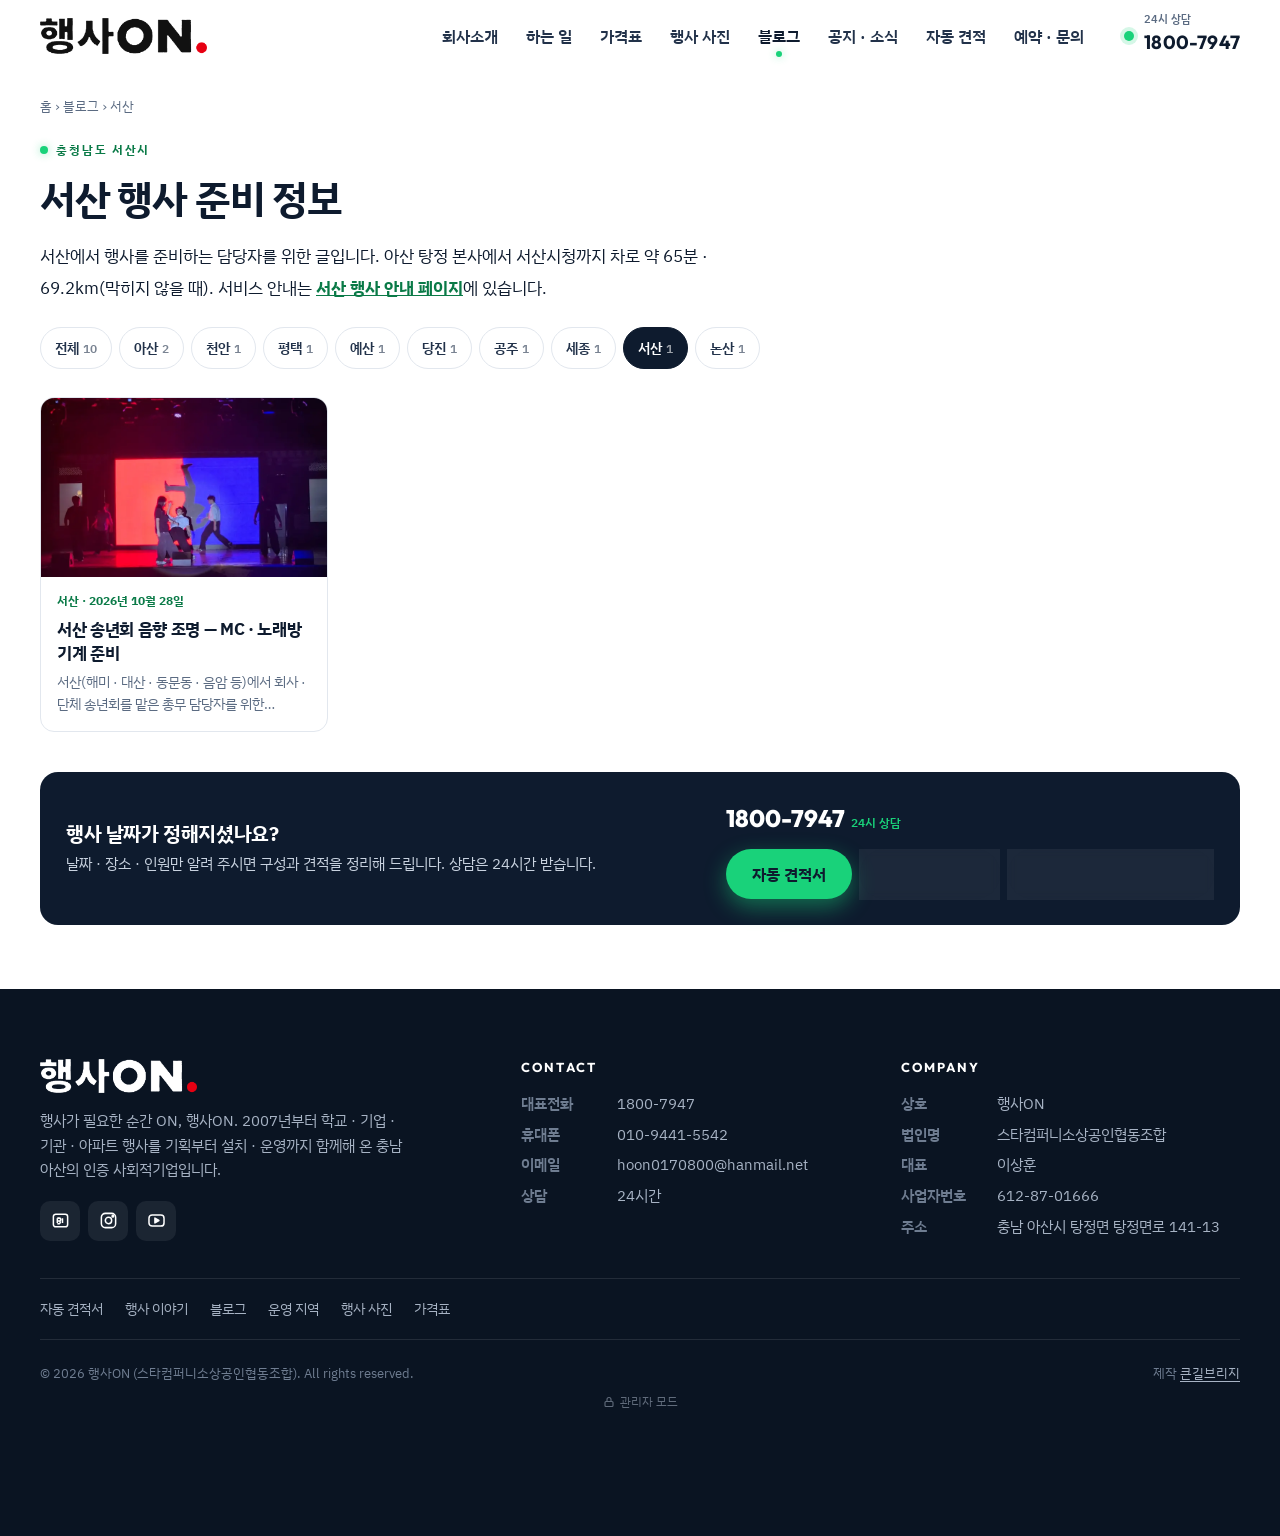
<file: blog/seosan/index.html>
<!doctype html>
<html lang="ko">
<head>
<meta charset="utf-8">
<meta name="viewport" content="width=device-width,initial-scale=1,viewport-fit=cover">
<title>서산 행사 준비 정보 — 주민행사 · 학교축제 · 체육대회 · 음향 · 천막 | 행사ON</title>
<meta name="description" content="서산에서 행사를 준비할 때 확인할 것들. 아파트 주민행사 · 학교축제 · 체육대회 같은 행사와 음향 · 조명 · 무대 · 천막, 날씨와 안전, 견적 항목까지 현장 기준으로 정리한 글 모음입니다.">
<meta name="robots" content="index,follow,max-image-preview:large">
<link rel="canonical" href="https://brizymedia.github.io/haengsaon/blog/seosan/">
<meta name="theme-color" content="#0E1B2E">
<meta property="og:type" content="website">
<meta property="og:site_name" content="행사ON">
<meta property="og:locale" content="ko_KR">
<meta property="og:title" content="서산 행사 준비 정보 — 주민행사 · 학교축제 · 체육대회 · 음향 · 천막 | 행사ON">
<meta property="og:description" content="서산에서 행사를 준비할 때 확인할 것들. 아파트 주민행사 · 학교축제 · 체육대회 같은 행사와 음향 · 조명 · 무대 · 천막, 날씨와 안전, 견적 항목까지 현장 기준으로 정리한 글 모음입니다.">
<meta property="og:url" content="https://brizymedia.github.io/haengsaon/blog/seosan/">
<meta property="og:image" content="https://brizymedia.github.io/haengsaon/assets/img/p/stage-jw-0.webp">
<meta name="twitter:card" content="summary_large_image">
<meta name="geo.region" content="KR-44">
<meta name="geo.placename" content="아산시 탕정면">
<script type="application/ld+json">{"@context": "https://schema.org", "@type": "LocalBusiness", "@id": "https://brizymedia.github.io/haengsaon/#business", "name": "행사ON", "alternateName": ["스타컴퍼니", "스타컴퍼니소상공인협동조합"], "legalName": "스타컴퍼니소상공인협동조합", "slogan": "행사가 필요한 순간 ON, 행사ON", "url": "https://brizymedia.github.io/haengsaon/", "logo": "https://brizymedia.github.io/haengsaon/assets/img/logo-square.png", "image": "https://brizymedia.github.io/haengsaon/assets/img/og.jpg", "description": "2007년부터 음향 · 조명 · 무대 · 트러스 · LED, 천막 · 테이블 · 의자 렌탈, 에어바운스 · 물놀이, 학교 축제 · 체육대회, 기업행사, 아파트 주민축제를 기획부터 설치 · 운영까지 진행하는 충남 아산의 인증 사회적기업 행사 전문 회사.", "telephone": "+82-1800-7947", "email": "hoon0170800@hanmail.net", "taxID": "612-87-01666", "foundingDate": "2007", "founder": {"@type": "Person", "name": "이상훈"}, "address": {"@type": "PostalAddress", "streetAddress": "탕정면 탕정면로 141-13", "addressLocality": "아산시", "addressRegion": "충청남도", "addressCountry": "KR"}, "openingHoursSpecification": {"@type": "OpeningHoursSpecification", "dayOfWeek": ["Monday", "Tuesday", "Wednesday", "Thursday", "Friday", "Saturday", "Sunday"], "opens": "00:00", "closes": "23:59"}, "areaServed": [{"@type": "AdministrativeArea", "name": "아산시"}, {"@type": "AdministrativeArea", "name": "천안시"}, {"@type": "AdministrativeArea", "name": "당진시"}, {"@type": "AdministrativeArea", "name": "서산시"}, {"@type": "AdministrativeArea", "name": "예산군"}, {"@type": "AdministrativeArea", "name": "논산시"}, {"@type": "AdministrativeArea", "name": "공주시"}, {"@type": "AdministrativeArea", "name": "세종특별자치시"}, {"@type": "AdministrativeArea", "name": "충청남도"}], "sameAs": ["https://blog.naver.com/hoon0170800", "https://www.instagram.com/star5342011", "https://www.youtube.com/@스타컴퍼니-x3f"], "knowsAbout": ["학교 축제", "학교 체육대회", "학예발표회 음향 조명", "음향 렌탈", "조명 렌탈", "무대 트러스 LED", "천막 테이블 의자 렌탈", "에어바운스", "물놀이 행사", "아파트 주민축제", "플리마켓", "기업 체육대회", "송년회", "행사기획"]}</script>
<link rel="icon" href="../../assets/img/favicon.png" type="image/png">
<link rel="apple-touch-icon" href="../../assets/img/apple-touch-icon.png">
<link rel="preconnect" href="https://fonts.googleapis.com"><link rel="preconnect" href="https://fonts.gstatic.com" crossorigin>
<link href="https://fonts.googleapis.com/css2?family=IBM+Plex+Sans+KR:wght@400;500;600;700&family=Outfit:wght@600;700;800&display=swap" rel="stylesheet">
<link rel="stylesheet" href="../../assets/style.css?v=2">
<script defer src="https://www.ai-make.co.kr/stats/stats.js" data-site="haengsaon"></script>
<link rel="alternate" type="application/rss+xml" title="행사ON 행사 준비 블로그" href="https://brizymedia.github.io/haengsaon/rss.xml">
<script type="application/ld+json">{"@context":"https://schema.org","@graph":[{"@type":"BreadcrumbList","itemListElement":[{"@type":"ListItem","position":1,"name":"홈","item":"https://brizymedia.github.io/haengsaon/"},{"@type":"ListItem","position":2,"name":"블로그","item":"https://brizymedia.github.io/haengsaon/blog/"},{"@type":"ListItem","position":3,"name":"서산 행사 준비 정보","item":"https://brizymedia.github.io/haengsaon/blog/seosan/"}]},{"@type":"CollectionPage","@id":"https://brizymedia.github.io/haengsaon/blog/seosan/","name":"서산 행사 준비 정보","inLanguage":"ko","hasPart":[{"@type":"BlogPosting","headline":"서산 송년회 음향 조명 — MC · 노래방 기계 준비","url":"https://brizymedia.github.io/haengsaon/blog/%EC%84%9C%EC%82%B0-%EC%86%A1%EB%85%84%ED%9A%8C-%EC%9D%8C%ED%96%A5-%EC%A1%B0%EB%AA%85-mc-%EB%85%B8%EB%9E%98%EB%B0%A9-%EA%B8%B0%EA%B3%84-%EC%A4%80%EB%B9%84/"}]}]}</script>
<style>.bl-crumb{width:min(1200px,100% - 40px);margin:0 auto;padding:22px 0 0;font-size:13px;color:var(--mute)}
.bl-crumb.narrow{width:min(760px,100% - 40px)}.bl-crumb a:hover{color:var(--on-ink)}
.bl-art{width:min(760px,100% - 40px);margin:0 auto;padding:14px 0 56px}
.bl .eyebrow2{display:inline-flex;align-items:center;gap:8px;font-family:var(--en);font-size:12px;font-weight:700;letter-spacing:.16em;color:var(--on-ink);margin:0 0 12px;text-transform:uppercase}
.bl .eyebrow2::before{content:"";width:8px;height:8px;border-radius:50%;background:var(--on);box-shadow:0 0 8px var(--glow)}
.bl h1{font-size:clamp(26px,4.2vw,40px);line-height:1.3;letter-spacing:-.03em;margin:0 0 16px;font-weight:700;color:var(--ink);text-wrap:balance}
.bl .meta{display:flex;flex-wrap:wrap;gap:6px;margin:0 0 24px}
.bl .meta a,.bl .meta span{font-size:13px;font-weight:600;padding:5px 12px;border-radius:999px;background:var(--soft);color:var(--mute)}
.bl .meta a{background:rgba(25,210,122,.13);color:var(--on-ink)}.bl .meta a:hover{background:rgba(25,210,122,.22)}
.bl .lead{font-size:17px;line-height:1.85;color:var(--ink);margin:0 0 24px}.bl .lead a{color:var(--on-ink);font-weight:700;text-decoration:underline}
.bl figure{margin:0 0 28px}.bl figure img{width:100%;height:auto;aspect-ratio:4/3;object-fit:cover;border-radius:14px;background:var(--soft)}
.bl figure.cover img{aspect-ratio:16/9}
.bl figcaption{font-size:13.5px;color:var(--mute);margin-top:8px;line-height:1.6}
.bl .points{background:var(--soft);border-radius:14px;padding:18px 22px;margin:0 0 28px}
.bl .points b{display:block;font-family:var(--en);font-size:12px;letter-spacing:.18em;color:var(--on-ink);margin-bottom:8px}
.bl .points ul,.bl .body ul{list-style:disc;padding-left:20px}.bl .body ol{list-style:decimal;padding-left:20px}
.bl .points li{line-height:1.75;margin:4px 0;color:var(--ink)}
.bl .toc{border-left:3px solid var(--on);padding:2px 0 2px 16px;margin:0 0 36px}
.bl .toc b{font-size:13px;color:var(--mute)}.bl .toc ol{margin:6px 0 0}.bl .toc li{line-height:1.9}.bl .toc a:hover{color:var(--on-ink)}
.bl .body h2,.bl .faq h2{font-size:22px;line-height:1.4;letter-spacing:-.02em;margin:42px 0 14px;font-weight:700;color:var(--ink);scroll-margin-top:calc(var(--hd) + 16px);text-wrap:balance}
.bl .body p,.bl .faq p{font-size:16px;line-height:1.95;color:var(--ink2);margin:0 0 18px}
.bl .body ul,.bl .body ol{margin:0 0 20px;color:var(--ink2)}.bl .body li{line-height:1.85;margin:5px 0}
.bl .body b{color:var(--ink)}.bl .body a,.bl .faq a{color:var(--on-ink);font-weight:700;text-decoration:underline;text-underline-offset:3px}
.bl .tbl{overflow-x:auto;margin:0 0 22px;border:1px solid var(--line);border-radius:12px;background:#fff}
.bl table{border-collapse:collapse;width:100%;font-size:14.5px;min-width:520px}
.bl th,.bl td{padding:10px 13px;text-align:left;vertical-align:top;border-bottom:1px solid var(--line);line-height:1.6}
.bl th{background:var(--soft);font-weight:700;white-space:nowrap;color:var(--ink)}.bl tbody tr:last-child td{border-bottom:0}
.bl .tip{background:rgba(25,210,122,.1);border-radius:12px;padding:14px 18px;margin:0 0 22px;font-size:15.5px;line-height:1.8;color:var(--ink)}
.bl .tip::before{content:'현장 메모';display:block;font-size:12px;font-weight:700;letter-spacing:.08em;color:var(--on-ink);margin-bottom:3px}
.bl .faq details{background:#fff;border:1px solid var(--line);border-radius:12px;margin:0 0 8px;padding:0 16px}
.bl .faq summary{cursor:pointer;font-weight:700;padding:13px 0;line-height:1.6;color:var(--ink)}.bl .faq details p{margin:0 0 14px}
.bl .src{margin-top:32px;font-size:13.5px;color:var(--mute);line-height:1.7}.bl .src ul{list-style:disc;padding-left:18px;margin:6px 0 0}.bl .src a{text-decoration:underline}
.bl .bcta{background:var(--ink);color:#fff;border-radius:18px;padding:26px;margin-top:40px;display:flex;flex-wrap:wrap;gap:18px;align-items:center;justify-content:space-between}
.bl .bcta h3{margin:0 0 5px;font-size:20px;letter-spacing:-.02em}.bl .bcta p{margin:0;color:#C8D2DF;font-size:14.5px;line-height:1.7}
.bl .bcta .num{font-family:var(--en);font-weight:800;font-size:24px;color:#fff;display:block;margin-bottom:10px}.bl .bcta .num small{font:600 12px var(--kr);color:var(--on);margin-left:6px}
.bl .bcta .btns{display:flex;gap:8px;flex-wrap:wrap}
.bl .bcta .btn-ghost{color:#fff;border-color:rgba(255,255,255,.35)}
.bl-more{width:min(1200px,100% - 40px);margin:0 auto;padding:8px 0 64px}.bl-more h2{font-size:20px;margin:0 0 16px;color:var(--ink)}
.bl-wrap{width:min(1200px,100% - 40px);margin:0 auto;padding:18px 0 64px}
.bl .cards{display:grid;grid-template-columns:repeat(auto-fill,minmax(260px,1fr));gap:16px}
.bl .card{display:block;background:#fff;border:1px solid var(--line);border-radius:14px;overflow:hidden;transition:transform .35s,box-shadow .35s}
.bl .card:hover{transform:translateY(-4px);box-shadow:var(--sh)}
.bl .card img{width:100%;height:auto;aspect-ratio:16/10;object-fit:cover;background:var(--soft)}
.bl .card .in{padding:14px 16px 17px}.bl .card .r{font-size:12px;font-weight:700;color:var(--on-ink);margin-bottom:6px}
.bl .card .t{font-size:16.5px;font-weight:700;line-height:1.45;letter-spacing:-.02em;color:var(--ink)}
.bl .card .s{font-size:13.5px;color:var(--mute);line-height:1.6;margin-top:6px;display:-webkit-box;-webkit-line-clamp:2;-webkit-box-orient:vertical;overflow:hidden}
.bl .chips{display:flex;flex-wrap:wrap;gap:7px;margin:0 0 28px}
.bl .chips a{font-size:14px;font-weight:600;padding:8px 14px;border-radius:999px;background:#fff;border:1px solid var(--line);color:var(--ink2)}
.bl .chips a[aria-current]{background:var(--ink);color:#fff;border-color:var(--ink)}.bl .chips small{font-weight:600;margin-left:4px;opacity:.6}
.bl .pager{display:flex;gap:7px;justify-content:center;margin-top:32px}
.bl .pager a,.bl .pager span{padding:8px 14px;border-radius:8px;border:1px solid var(--line);font-weight:700;font-size:14px;background:#fff}.bl .pager span{background:var(--ink);color:#fff}
.bl .empty{background:#fff;border:1px dashed var(--line);border-radius:14px;padding:22px;color:var(--mute);line-height:1.8;margin-bottom:24px}
.bl a:focus-visible,.bl summary:focus-visible{outline:2px solid var(--on);outline-offset:3px;border-radius:4px}
@media (max-width:640px){.bl .bcta{padding:22px 18px}.bl .lead{font-size:16px}}
@media (prefers-reduced-motion:reduce){.bl .card{transition:none}.bl .card:hover{transform:none}}</style>
</head>
<body>
<header class="hd" id="hd">
  <div class="wrap">
    <a class="logo" href="../../index.html" aria-label="행사ON 홈"><img src="../../assets/img/logo.png" alt="행사ON" width="185" height="40"></a>
    <nav class="menu" aria-label="주 메뉴"><a href="../../about.html">회사소개</a><a href="../../service.html">하는 일</a><a href="../../price.html">가격표</a><a href="../../portfolio.html">행사 사진</a><a href="../../blog/" class="act" aria-current="page">블로그</a><a href="../../notice.html">공지 · 소식</a><a href="../../quote.html">자동 견적</a><a href="../../contact.html">예약 · 문의</a></nav>
    <a class="tel" href="tel:1800-7947"><span class="dot" aria-hidden="true"></span><span><small>24시 상담</small>1800-7947</span></a>
    <button class="burger" id="burger" aria-label="메뉴 열기" aria-expanded="false" aria-controls="sheet"><i></i></button>
  </div>
</header>
<div class="sheet" id="sheet" aria-label="모바일 메뉴">
  <div class="head">
    <a href="../../index.html" aria-label="행사ON 홈"><img src="../../assets/img/logo.png" alt="행사ON" width="185" height="40"></a>
    <button class="x" aria-label="메뉴 닫기"><svg viewBox="0 0 24 24" fill="none" stroke="currentColor" stroke-width="2" stroke-linecap="round"><path d="M6 6l12 12M18 6L6 18"/></svg></button>
  </div>
  <nav><a href="../../index.html">홈<small>HOME</small></a><a href="../../about.html">회사소개<small>ABOUT</small></a><a href="../../service.html">하는 일<small>SERVICE</small></a><a href="../../price.html">가격표<small>PRICE</small></a><a href="../../portfolio.html">행사 사진<small>WORKS</small></a><a href="../../blog/">블로그<small>BLOG</small></a><a href="../../notice.html">공지 · 소식<small>NEWS</small></a><a href="../../quote.html">자동 견적서<small>QUOTE</small></a><a href="../../stories/index.html">행사 이야기<small>STORIES</small></a><a href="../../areas/index.html">운영 지역<small>AREAS</small></a><a href="../../contact.html">예약 · 문의<small>CONTACT</small></a></nav>
  <div class="foot">
    <span>행사ON (법인 스타컴퍼니소상공인협동조합) · 대표 이상훈<br>충남 아산시 탕정면 탕정면로 141-13 · 24시 상담</span>
    <a class="btn btn-on" href="tel:1800-7947"><svg viewBox="0 0 24 24" fill="none" stroke="currentColor" stroke-width="1.9" stroke-linecap="round" stroke-linejoin="round"><path d="M5 4h4l2 5-2.5 1.5a11 11 0 0 0 5 5L15 13l5 2v4a2 2 0 0 1-2 2A16 16 0 0 1 3 6a2 2 0 0 1 2-2z"/></svg>1800-7947 전화 상담</a>
  </div>
</div>
<main id="top" class="bl">
<div class="bl-crumb"><a href="../../index.html">홈</a> › <a href="../../blog/">블로그</a> › 서산</div>
<div class="bl-wrap">
  <p class="eyebrow2">충청남도 서산시</p>
  <h1>서산 행사 준비 정보</h1>
  <p class="lead" style="max-width:760px">서산에서 행사를 준비하는 담당자를 위한 글입니다. 아산 탕정 본사에서 서산시청까지 차로 약 65분 · 69.2km(막히지 않을 때). 서비스 안내는 <a href="../../areas/seosan.html" style="text-decoration:underline">서산 행사 안내 페이지</a>에 있습니다.</p>
  <nav class="chips" aria-label="지역별 글">
    <a href="../../blog/">전체<small>10</small></a>
    <a href="../../blog/asan/">아산<small>2</small></a>
    <a href="../../blog/cheonan/">천안<small>1</small></a>
    <a href="../../blog/pyeongtaek/">평택<small>1</small></a>
    <a href="../../blog/yesan/">예산<small>1</small></a>
    <a href="../../blog/dangjin/">당진<small>1</small></a>
    <a href="../../blog/gongju/">공주<small>1</small></a>
    <a href="../../blog/sejong/">세종<small>1</small></a>
    <a href="../../blog/seosan/" aria-current="page">서산<small>1</small></a>
    <a href="../../blog/nonsan/">논산<small>1</small></a>
  </nav>
  <div class="cards"><a class="card" href="../../blog/%EC%84%9C%EC%82%B0-%EC%86%A1%EB%85%84%ED%9A%8C-%EC%9D%8C%ED%96%A5-%EC%A1%B0%EB%AA%85-mc-%EB%85%B8%EB%9E%98%EB%B0%A9-%EA%B8%B0%EA%B3%84-%EC%A4%80%EB%B9%84/">
      <img src="../../assets/img/t/stage-jw-0.webp" alt="빨강과 파랑으로 나뉜 LED 화면 앞에서 퍼포먼스 공연이 열리고 위쪽 트러스에 조명이 달린 어두운 무대" loading="lazy" decoding="async" width="800" height="500">
      <div class="in"><div class="r">서산 · 2026년 10월 28일</div><div class="t">서산 송년회 음향 조명 — MC · 노래방 기계 준비</div><div class="s">서산(해미 · 대산 · 동문동 · 음암 등)에서 회사 · 단체 송년회를 맡은 총무 담당자를 위한 글입니다. 서산 송년회 음향 조명을 준비할 때 연회장 확인, 식순과 MC, 노래방 기계 · 포토존, 견적 항목을 정리했습니다.</div></div>
    </a></div>
  <div class="bcta">
    <div><h3>행사 날짜가 정해지셨나요?</h3><p>날짜 · 장소 · 인원만 알려 주시면 구성과 견적을 정리해 드립니다. 상담은 24시간 받습니다.</p></div>
    <div><a class="num" href="tel:1800-7947">1800-7947<small>24시 상담</small></a><div class="btns"><a class="btn btn-on" href="../../quote.html">자동 견적서</a><a class="btn btn-ghost" href="../../contact.html">예약 · 문의 폼</a><a class="btn btn-ghost" href="sms:010-9441-5542">문자 010-9441-5542</a></div></div>
  </div>
</div>
</main>
<footer class="ft">
  <div class="wrap">
    <div class="top">
      <div>
        <a class="logo" href="../../index.html" aria-label="행사ON 홈"><img src="../../assets/img/logo-white.png" alt="행사ON" width="185" height="40"></a>
        <p>행사가 필요한 순간 ON, 행사ON. 2007년부터 학교 · 기업 · 기관 · 아파트 행사를 기획부터 설치 · 운영까지 함께해 온 충남 아산의 인증 사회적기업입니다.</p>
        <div class="sns">
          <a href="https://blog.naver.com/hoon0170800" target="_blank" rel="noopener" aria-label="네이버 블로그"><svg viewBox="0 0 24 24" fill="none" stroke="currentColor" stroke-width="1.9" stroke-linejoin="round"><rect x="3" y="4" width="18" height="16" rx="3"/><path d="M8 9v6M8 9h2.5a1.8 1.8 0 0 1 0 3.6H8m2.5 0a1.8 1.8 0 0 1 0 3.4H8M14.5 9v6"/></svg></a>
          <a href="https://www.instagram.com/star5342011" target="_blank" rel="noopener" aria-label="인스타그램"><svg viewBox="0 0 24 24" fill="none" stroke="currentColor" stroke-width="1.9"><rect x="3" y="3" width="18" height="18" rx="5"/><circle cx="12" cy="12" r="4"/><circle cx="17.5" cy="6.5" r="1" fill="currentColor"/></svg></a>
          <a href="https://www.youtube.com/@%EC%8A%A4%ED%83%80%EC%BB%B4%ED%8D%BC%EB%8B%88-x3f" target="_blank" rel="noopener" aria-label="유튜브"><svg viewBox="0 0 24 24" fill="none" stroke="currentColor" stroke-width="1.9" stroke-linejoin="round"><rect x="2.5" y="5" width="19" height="14" rx="4"/><path d="M10 9l5 3-5 3z" fill="currentColor"/></svg></a>
        </div>
      </div>
      <div><h4>CONTACT</h4><ul>
        <li><b>대표전화</b><a href="tel:1800-7947">1800-7947</a></li>
        <li><b>휴대폰</b><a href="tel:010-9441-5542">010-9441-5542</a></li>
        <li><b>이메일</b><a href="mailto:hoon0170800@hanmail.net">hoon0170800@hanmail.net</a></li>
        <li><b>상담</b>24시간</li></ul></div>
      <div><h4>COMPANY</h4><ul>
        <li><b>상호</b>행사ON</li>
        <li><b>법인명</b>스타컴퍼니소상공인협동조합</li>
        <li><b>대표</b>이상훈</li>
        <li><b>사업자번호</b>612-87-01666</li>
        <li><b>주소</b>충남 아산시 탕정면 탕정면로 141-13</li></ul></div>
    </div>
    <div class="ftl"><a href="../../quote.html">자동 견적서</a><a href="../../stories/index.html">행사 이야기</a><a href="../../blog/">블로그</a><a href="../../areas/index.html">운영 지역</a><a href="../../portfolio.html">행사 사진</a><a href="../../price.html">가격표</a></div>
    <div class="bot"><span>© 2026 행사ON (스타컴퍼니소상공인협동조합). All rights reserved.</span><span>제작 <a href="https://www.ai-make.co.kr" target="_blank" rel="noopener">큰길브리지</a></span></div>
  </div>
</footer>
<nav class="quick" aria-label="빠른 연락">
  <a href="tel:1800-7947"><svg viewBox="0 0 24 24" fill="none" stroke="currentColor" stroke-width="1.9" stroke-linecap="round" stroke-linejoin="round"><path d="M5 4h4l2 5-2.5 1.5a11 11 0 0 0 5 5L15 13l5 2v4a2 2 0 0 1-2 2A16 16 0 0 1 3 6a2 2 0 0 1 2-2z"/></svg>전화</a>
  <a href="sms:010-9441-5542"><svg viewBox="0 0 24 24" fill="none" stroke="currentColor" stroke-width="1.9" stroke-linecap="round" stroke-linejoin="round"><path d="M4 5h16v11H9l-5 4z"/><path d="M8 10h8M8 13h5"/></svg>문자</a>
  <a class="kakao" href="#" data-kakao hidden><svg viewBox="0 0 24 24" fill="currentColor"><path d="M12 4C7 4 3 7.1 3 11c0 2.5 1.7 4.7 4.2 5.9l-.9 3.3c-.1.3.3.6.6.4l3.9-2.6c.4 0 .8.1 1.2.1 5 0 9-3.1 9-7s-4-7.1-9-7.1z"/></svg>카톡</a>
  <a class="main" href="../../contact.html"><svg viewBox="0 0 24 24" fill="none" stroke="currentColor" stroke-width="1.9" stroke-linecap="round" stroke-linejoin="round"><path d="M14 3H6a2 2 0 0 0-2 2v14a2 2 0 0 0 2 2h12a2 2 0 0 0 2-2V9z"/><path d="M14 3v6h6M8 13h8M8 17h5"/></svg>견적문의</a>
</nav>
<button class="totop" id="totop" aria-label="맨 위로"><svg viewBox="0 0 24 24" fill="none" stroke="currentColor" stroke-width="2" stroke-linecap="round" stroke-linejoin="round"><path d="M12 19V5M5 12l7-7 7 7"/></svg></button>
<script src="../../assets/app.js?v=20261102"></script>
</body>
</html>
</file>
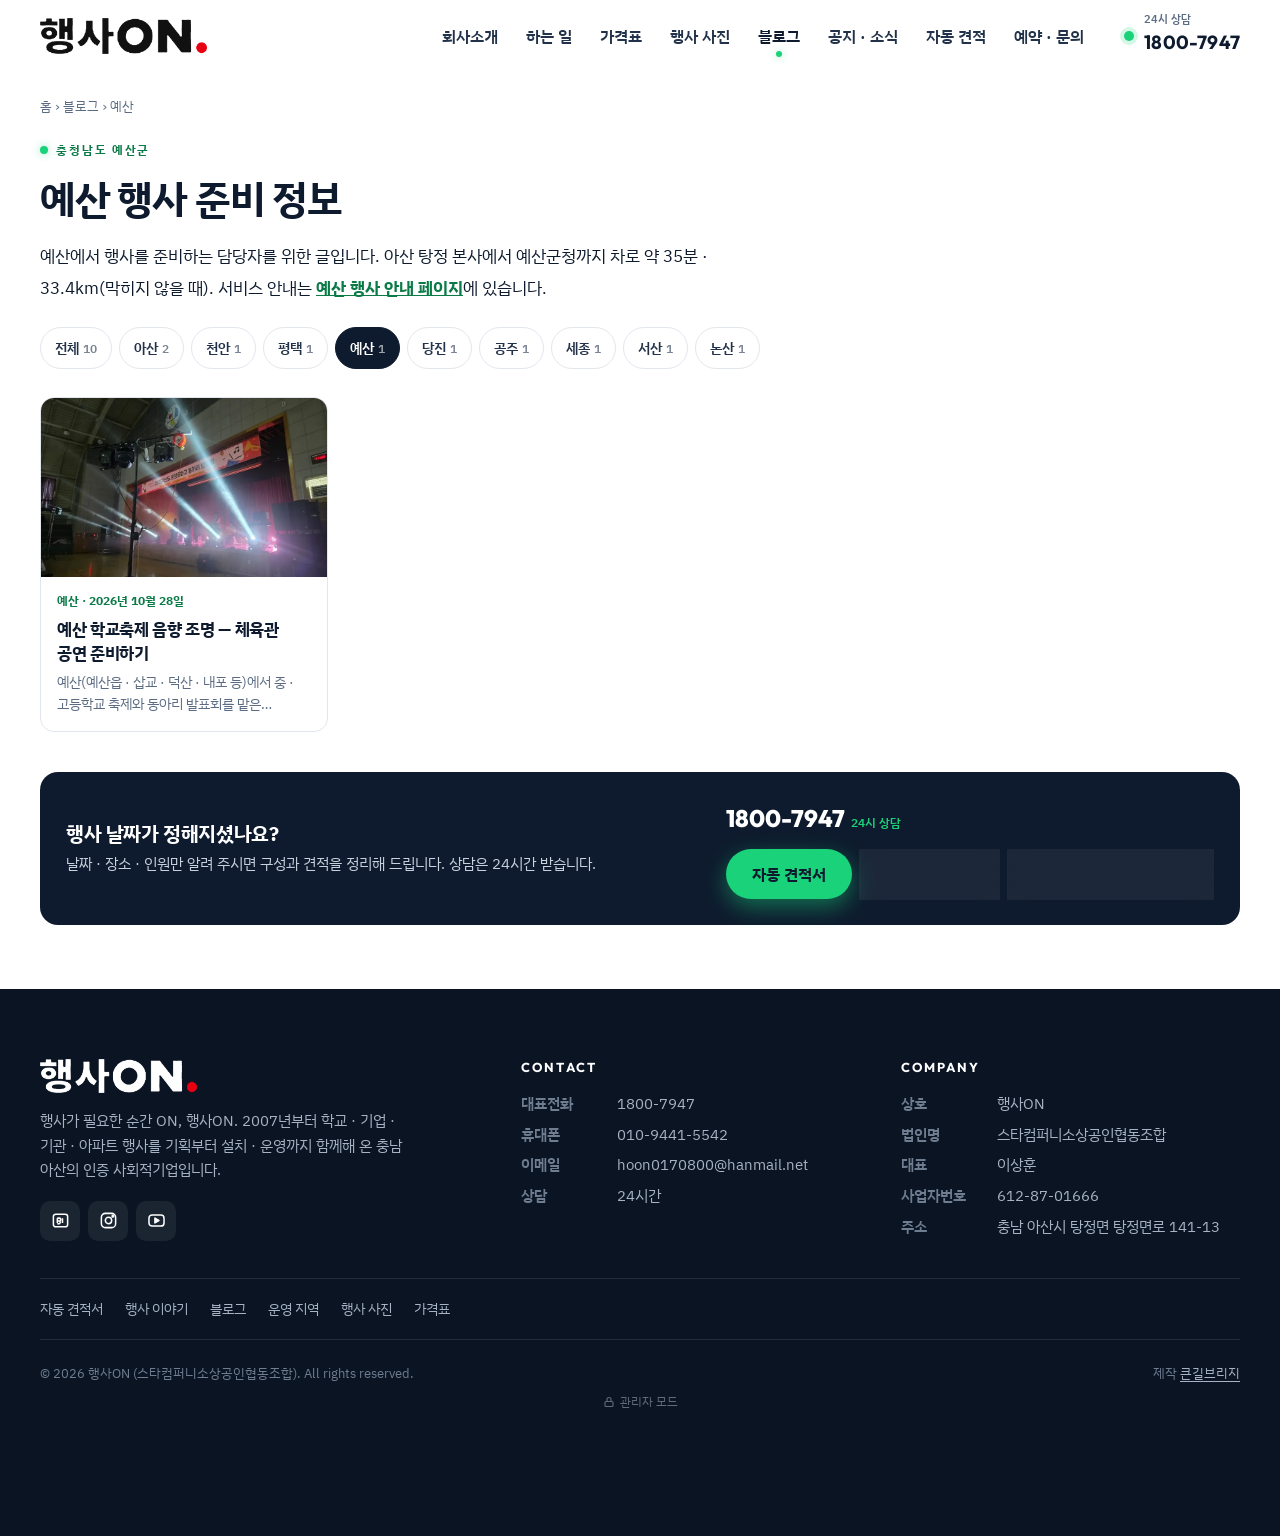
<file: blog/yesan/index.html>
<!doctype html>
<html lang="ko">
<head>
<meta charset="utf-8">
<meta name="viewport" content="width=device-width,initial-scale=1,viewport-fit=cover">
<title>예산 행사 준비 정보 — 주민행사 · 학교축제 · 체육대회 · 음향 · 천막 | 행사ON</title>
<meta name="description" content="예산에서 행사를 준비할 때 확인할 것들. 아파트 주민행사 · 학교축제 · 체육대회 같은 행사와 음향 · 조명 · 무대 · 천막, 날씨와 안전, 견적 항목까지 현장 기준으로 정리한 글 모음입니다.">
<meta name="robots" content="index,follow,max-image-preview:large">
<link rel="canonical" href="https://brizymedia.github.io/haengsaon/blog/yesan/">
<meta name="theme-color" content="#0E1B2E">
<meta property="og:type" content="website">
<meta property="og:site_name" content="행사ON">
<meta property="og:locale" content="ko_KR">
<meta property="og:title" content="예산 행사 준비 정보 — 주민행사 · 학교축제 · 체육대회 · 음향 · 천막 | 행사ON">
<meta property="og:description" content="예산에서 행사를 준비할 때 확인할 것들. 아파트 주민행사 · 학교축제 · 체육대회 같은 행사와 음향 · 조명 · 무대 · 천막, 날씨와 안전, 견적 항목까지 현장 기준으로 정리한 글 모음입니다.">
<meta property="og:url" content="https://brizymedia.github.io/haengsaon/blog/yesan/">
<meta property="og:image" content="https://brizymedia.github.io/haengsaon/assets/img/p/school-yh-2.webp">
<meta name="twitter:card" content="summary_large_image">
<meta name="geo.region" content="KR-44">
<meta name="geo.placename" content="아산시 탕정면">
<script type="application/ld+json">{"@context": "https://schema.org", "@type": "LocalBusiness", "@id": "https://brizymedia.github.io/haengsaon/#business", "name": "행사ON", "alternateName": ["스타컴퍼니", "스타컴퍼니소상공인협동조합"], "legalName": "스타컴퍼니소상공인협동조합", "slogan": "행사가 필요한 순간 ON, 행사ON", "url": "https://brizymedia.github.io/haengsaon/", "logo": "https://brizymedia.github.io/haengsaon/assets/img/logo-square.png", "image": "https://brizymedia.github.io/haengsaon/assets/img/og.jpg", "description": "2007년부터 음향 · 조명 · 무대 · 트러스 · LED, 천막 · 테이블 · 의자 렌탈, 에어바운스 · 물놀이, 학교 축제 · 체육대회, 기업행사, 아파트 주민축제를 기획부터 설치 · 운영까지 진행하는 충남 아산의 인증 사회적기업 행사 전문 회사.", "telephone": "+82-1800-7947", "email": "hoon0170800@hanmail.net", "taxID": "612-87-01666", "foundingDate": "2007", "founder": {"@type": "Person", "name": "이상훈"}, "address": {"@type": "PostalAddress", "streetAddress": "탕정면 탕정면로 141-13", "addressLocality": "아산시", "addressRegion": "충청남도", "addressCountry": "KR"}, "openingHoursSpecification": {"@type": "OpeningHoursSpecification", "dayOfWeek": ["Monday", "Tuesday", "Wednesday", "Thursday", "Friday", "Saturday", "Sunday"], "opens": "00:00", "closes": "23:59"}, "areaServed": [{"@type": "AdministrativeArea", "name": "아산시"}, {"@type": "AdministrativeArea", "name": "천안시"}, {"@type": "AdministrativeArea", "name": "당진시"}, {"@type": "AdministrativeArea", "name": "서산시"}, {"@type": "AdministrativeArea", "name": "예산군"}, {"@type": "AdministrativeArea", "name": "논산시"}, {"@type": "AdministrativeArea", "name": "공주시"}, {"@type": "AdministrativeArea", "name": "세종특별자치시"}, {"@type": "AdministrativeArea", "name": "충청남도"}], "sameAs": ["https://blog.naver.com/hoon0170800", "https://www.instagram.com/star5342011", "https://www.youtube.com/@스타컴퍼니-x3f"], "knowsAbout": ["학교 축제", "학교 체육대회", "학예발표회 음향 조명", "음향 렌탈", "조명 렌탈", "무대 트러스 LED", "천막 테이블 의자 렌탈", "에어바운스", "물놀이 행사", "아파트 주민축제", "플리마켓", "기업 체육대회", "송년회", "행사기획"]}</script>
<link rel="icon" href="../../assets/img/favicon.png" type="image/png">
<link rel="apple-touch-icon" href="../../assets/img/apple-touch-icon.png">
<link rel="preconnect" href="https://fonts.googleapis.com"><link rel="preconnect" href="https://fonts.gstatic.com" crossorigin>
<link href="https://fonts.googleapis.com/css2?family=IBM+Plex+Sans+KR:wght@400;500;600;700&family=Outfit:wght@600;700;800&display=swap" rel="stylesheet">
<link rel="stylesheet" href="../../assets/style.css?v=2">
<script defer src="https://www.ai-make.co.kr/stats/stats.js" data-site="haengsaon"></script>
<link rel="alternate" type="application/rss+xml" title="행사ON 행사 준비 블로그" href="https://brizymedia.github.io/haengsaon/rss.xml">
<script type="application/ld+json">{"@context":"https://schema.org","@graph":[{"@type":"BreadcrumbList","itemListElement":[{"@type":"ListItem","position":1,"name":"홈","item":"https://brizymedia.github.io/haengsaon/"},{"@type":"ListItem","position":2,"name":"블로그","item":"https://brizymedia.github.io/haengsaon/blog/"},{"@type":"ListItem","position":3,"name":"예산 행사 준비 정보","item":"https://brizymedia.github.io/haengsaon/blog/yesan/"}]},{"@type":"CollectionPage","@id":"https://brizymedia.github.io/haengsaon/blog/yesan/","name":"예산 행사 준비 정보","inLanguage":"ko","hasPart":[{"@type":"BlogPosting","headline":"예산 학교축제 음향 조명 — 체육관 공연 준비하기","url":"https://brizymedia.github.io/haengsaon/blog/%EC%98%88%EC%82%B0-%ED%95%99%EA%B5%90%EC%B6%95%EC%A0%9C-%EC%9D%8C%ED%96%A5-%EC%A1%B0%EB%AA%85-%EC%B2%B4%EC%9C%A1%EA%B4%80-%EA%B3%B5%EC%97%B0-%EC%A4%80%EB%B9%84/"}]}]}</script>
<style>.bl-crumb{width:min(1200px,100% - 40px);margin:0 auto;padding:22px 0 0;font-size:13px;color:var(--mute)}
.bl-crumb.narrow{width:min(760px,100% - 40px)}.bl-crumb a:hover{color:var(--on-ink)}
.bl-art{width:min(760px,100% - 40px);margin:0 auto;padding:14px 0 56px}
.bl .eyebrow2{display:inline-flex;align-items:center;gap:8px;font-family:var(--en);font-size:12px;font-weight:700;letter-spacing:.16em;color:var(--on-ink);margin:0 0 12px;text-transform:uppercase}
.bl .eyebrow2::before{content:"";width:8px;height:8px;border-radius:50%;background:var(--on);box-shadow:0 0 8px var(--glow)}
.bl h1{font-size:clamp(26px,4.2vw,40px);line-height:1.3;letter-spacing:-.03em;margin:0 0 16px;font-weight:700;color:var(--ink);text-wrap:balance}
.bl .meta{display:flex;flex-wrap:wrap;gap:6px;margin:0 0 24px}
.bl .meta a,.bl .meta span{font-size:13px;font-weight:600;padding:5px 12px;border-radius:999px;background:var(--soft);color:var(--mute)}
.bl .meta a{background:rgba(25,210,122,.13);color:var(--on-ink)}.bl .meta a:hover{background:rgba(25,210,122,.22)}
.bl .lead{font-size:17px;line-height:1.85;color:var(--ink);margin:0 0 24px}.bl .lead a{color:var(--on-ink);font-weight:700;text-decoration:underline}
.bl figure{margin:0 0 28px}.bl figure img{width:100%;height:auto;aspect-ratio:4/3;object-fit:cover;border-radius:14px;background:var(--soft)}
.bl figure.cover img{aspect-ratio:16/9}
.bl figcaption{font-size:13.5px;color:var(--mute);margin-top:8px;line-height:1.6}
.bl .points{background:var(--soft);border-radius:14px;padding:18px 22px;margin:0 0 28px}
.bl .points b{display:block;font-family:var(--en);font-size:12px;letter-spacing:.18em;color:var(--on-ink);margin-bottom:8px}
.bl .points ul,.bl .body ul{list-style:disc;padding-left:20px}.bl .body ol{list-style:decimal;padding-left:20px}
.bl .points li{line-height:1.75;margin:4px 0;color:var(--ink)}
.bl .toc{border-left:3px solid var(--on);padding:2px 0 2px 16px;margin:0 0 36px}
.bl .toc b{font-size:13px;color:var(--mute)}.bl .toc ol{margin:6px 0 0}.bl .toc li{line-height:1.9}.bl .toc a:hover{color:var(--on-ink)}
.bl .body h2,.bl .faq h2{font-size:22px;line-height:1.4;letter-spacing:-.02em;margin:42px 0 14px;font-weight:700;color:var(--ink);scroll-margin-top:calc(var(--hd) + 16px);text-wrap:balance}
.bl .body p,.bl .faq p{font-size:16px;line-height:1.95;color:var(--ink2);margin:0 0 18px}
.bl .body ul,.bl .body ol{margin:0 0 20px;color:var(--ink2)}.bl .body li{line-height:1.85;margin:5px 0}
.bl .body b{color:var(--ink)}.bl .body a,.bl .faq a{color:var(--on-ink);font-weight:700;text-decoration:underline;text-underline-offset:3px}
.bl .tbl{overflow-x:auto;margin:0 0 22px;border:1px solid var(--line);border-radius:12px;background:#fff}
.bl table{border-collapse:collapse;width:100%;font-size:14.5px;min-width:520px}
.bl th,.bl td{padding:10px 13px;text-align:left;vertical-align:top;border-bottom:1px solid var(--line);line-height:1.6}
.bl th{background:var(--soft);font-weight:700;white-space:nowrap;color:var(--ink)}.bl tbody tr:last-child td{border-bottom:0}
.bl .tip{background:rgba(25,210,122,.1);border-radius:12px;padding:14px 18px;margin:0 0 22px;font-size:15.5px;line-height:1.8;color:var(--ink)}
.bl .tip::before{content:'현장 메모';display:block;font-size:12px;font-weight:700;letter-spacing:.08em;color:var(--on-ink);margin-bottom:3px}
.bl .faq details{background:#fff;border:1px solid var(--line);border-radius:12px;margin:0 0 8px;padding:0 16px}
.bl .faq summary{cursor:pointer;font-weight:700;padding:13px 0;line-height:1.6;color:var(--ink)}.bl .faq details p{margin:0 0 14px}
.bl .src{margin-top:32px;font-size:13.5px;color:var(--mute);line-height:1.7}.bl .src ul{list-style:disc;padding-left:18px;margin:6px 0 0}.bl .src a{text-decoration:underline}
.bl .bcta{background:var(--ink);color:#fff;border-radius:18px;padding:26px;margin-top:40px;display:flex;flex-wrap:wrap;gap:18px;align-items:center;justify-content:space-between}
.bl .bcta h3{margin:0 0 5px;font-size:20px;letter-spacing:-.02em}.bl .bcta p{margin:0;color:#C8D2DF;font-size:14.5px;line-height:1.7}
.bl .bcta .num{font-family:var(--en);font-weight:800;font-size:24px;color:#fff;display:block;margin-bottom:10px}.bl .bcta .num small{font:600 12px var(--kr);color:var(--on);margin-left:6px}
.bl .bcta .btns{display:flex;gap:8px;flex-wrap:wrap}
.bl .bcta .btn-ghost{color:#fff;border-color:rgba(255,255,255,.35)}
.bl-more{width:min(1200px,100% - 40px);margin:0 auto;padding:8px 0 64px}.bl-more h2{font-size:20px;margin:0 0 16px;color:var(--ink)}
.bl-wrap{width:min(1200px,100% - 40px);margin:0 auto;padding:18px 0 64px}
.bl .cards{display:grid;grid-template-columns:repeat(auto-fill,minmax(260px,1fr));gap:16px}
.bl .card{display:block;background:#fff;border:1px solid var(--line);border-radius:14px;overflow:hidden;transition:transform .35s,box-shadow .35s}
.bl .card:hover{transform:translateY(-4px);box-shadow:var(--sh)}
.bl .card img{width:100%;height:auto;aspect-ratio:16/10;object-fit:cover;background:var(--soft)}
.bl .card .in{padding:14px 16px 17px}.bl .card .r{font-size:12px;font-weight:700;color:var(--on-ink);margin-bottom:6px}
.bl .card .t{font-size:16.5px;font-weight:700;line-height:1.45;letter-spacing:-.02em;color:var(--ink)}
.bl .card .s{font-size:13.5px;color:var(--mute);line-height:1.6;margin-top:6px;display:-webkit-box;-webkit-line-clamp:2;-webkit-box-orient:vertical;overflow:hidden}
.bl .chips{display:flex;flex-wrap:wrap;gap:7px;margin:0 0 28px}
.bl .chips a{font-size:14px;font-weight:600;padding:8px 14px;border-radius:999px;background:#fff;border:1px solid var(--line);color:var(--ink2)}
.bl .chips a[aria-current]{background:var(--ink);color:#fff;border-color:var(--ink)}.bl .chips small{font-weight:600;margin-left:4px;opacity:.6}
.bl .pager{display:flex;gap:7px;justify-content:center;margin-top:32px}
.bl .pager a,.bl .pager span{padding:8px 14px;border-radius:8px;border:1px solid var(--line);font-weight:700;font-size:14px;background:#fff}.bl .pager span{background:var(--ink);color:#fff}
.bl .empty{background:#fff;border:1px dashed var(--line);border-radius:14px;padding:22px;color:var(--mute);line-height:1.8;margin-bottom:24px}
.bl a:focus-visible,.bl summary:focus-visible{outline:2px solid var(--on);outline-offset:3px;border-radius:4px}
@media (max-width:640px){.bl .bcta{padding:22px 18px}.bl .lead{font-size:16px}}
@media (prefers-reduced-motion:reduce){.bl .card{transition:none}.bl .card:hover{transform:none}}</style>
</head>
<body>
<header class="hd" id="hd">
  <div class="wrap">
    <a class="logo" href="../../index.html" aria-label="행사ON 홈"><img src="../../assets/img/logo.png" alt="행사ON" width="185" height="40"></a>
    <nav class="menu" aria-label="주 메뉴"><a href="../../about.html">회사소개</a><a href="../../service.html">하는 일</a><a href="../../price.html">가격표</a><a href="../../portfolio.html">행사 사진</a><a href="../../blog/" class="act" aria-current="page">블로그</a><a href="../../notice.html">공지 · 소식</a><a href="../../quote.html">자동 견적</a><a href="../../contact.html">예약 · 문의</a></nav>
    <a class="tel" href="tel:1800-7947"><span class="dot" aria-hidden="true"></span><span><small>24시 상담</small>1800-7947</span></a>
    <button class="burger" id="burger" aria-label="메뉴 열기" aria-expanded="false" aria-controls="sheet"><i></i></button>
  </div>
</header>
<div class="sheet" id="sheet" aria-label="모바일 메뉴">
  <div class="head">
    <a href="../../index.html" aria-label="행사ON 홈"><img src="../../assets/img/logo.png" alt="행사ON" width="185" height="40"></a>
    <button class="x" aria-label="메뉴 닫기"><svg viewBox="0 0 24 24" fill="none" stroke="currentColor" stroke-width="2" stroke-linecap="round"><path d="M6 6l12 12M18 6L6 18"/></svg></button>
  </div>
  <nav><a href="../../index.html">홈<small>HOME</small></a><a href="../../about.html">회사소개<small>ABOUT</small></a><a href="../../service.html">하는 일<small>SERVICE</small></a><a href="../../price.html">가격표<small>PRICE</small></a><a href="../../portfolio.html">행사 사진<small>WORKS</small></a><a href="../../blog/">블로그<small>BLOG</small></a><a href="../../notice.html">공지 · 소식<small>NEWS</small></a><a href="../../quote.html">자동 견적서<small>QUOTE</small></a><a href="../../stories/index.html">행사 이야기<small>STORIES</small></a><a href="../../areas/index.html">운영 지역<small>AREAS</small></a><a href="../../contact.html">예약 · 문의<small>CONTACT</small></a></nav>
  <div class="foot">
    <span>행사ON (법인 스타컴퍼니소상공인협동조합) · 대표 이상훈<br>충남 아산시 탕정면 탕정면로 141-13 · 24시 상담</span>
    <a class="btn btn-on" href="tel:1800-7947"><svg viewBox="0 0 24 24" fill="none" stroke="currentColor" stroke-width="1.9" stroke-linecap="round" stroke-linejoin="round"><path d="M5 4h4l2 5-2.5 1.5a11 11 0 0 0 5 5L15 13l5 2v4a2 2 0 0 1-2 2A16 16 0 0 1 3 6a2 2 0 0 1 2-2z"/></svg>1800-7947 전화 상담</a>
  </div>
</div>
<main id="top" class="bl">
<div class="bl-crumb"><a href="../../index.html">홈</a> › <a href="../../blog/">블로그</a> › 예산</div>
<div class="bl-wrap">
  <p class="eyebrow2">충청남도 예산군</p>
  <h1>예산 행사 준비 정보</h1>
  <p class="lead" style="max-width:760px">예산에서 행사를 준비하는 담당자를 위한 글입니다. 아산 탕정 본사에서 예산군청까지 차로 약 35분 · 33.4km(막히지 않을 때). 서비스 안내는 <a href="../../areas/yesan.html" style="text-decoration:underline">예산 행사 안내 페이지</a>에 있습니다.</p>
  <nav class="chips" aria-label="지역별 글">
    <a href="../../blog/">전체<small>10</small></a>
    <a href="../../blog/asan/">아산<small>2</small></a>
    <a href="../../blog/cheonan/">천안<small>1</small></a>
    <a href="../../blog/pyeongtaek/">평택<small>1</small></a>
    <a href="../../blog/yesan/" aria-current="page">예산<small>1</small></a>
    <a href="../../blog/dangjin/">당진<small>1</small></a>
    <a href="../../blog/gongju/">공주<small>1</small></a>
    <a href="../../blog/sejong/">세종<small>1</small></a>
    <a href="../../blog/seosan/">서산<small>1</small></a>
    <a href="../../blog/nonsan/">논산<small>1</small></a>
  </nav>
  <div class="cards"><a class="card" href="../../blog/%EC%98%88%EC%82%B0-%ED%95%99%EA%B5%90%EC%B6%95%EC%A0%9C-%EC%9D%8C%ED%96%A5-%EC%A1%B0%EB%AA%85-%EC%B2%B4%EC%9C%A1%EA%B4%80-%EA%B3%B5%EC%97%B0-%EC%A4%80%EB%B9%84/">
      <img src="../../assets/img/t/school-yh-2.webp" alt="학교 체육관 무대 앞 조명 스탠드에서 흰 빔이 여러 갈래로 교차하고 무대에서 밴드가 공연하는 모습" loading="lazy" decoding="async" width="800" height="500">
      <div class="in"><div class="r">예산 · 2026년 10월 28일</div><div class="t">예산 학교축제 음향 조명 — 체육관 공연 준비하기</div><div class="s">예산(예산읍 · 삽교 · 덕산 · 내포 등)에서 중 · 고등학교 축제와 동아리 발표회를 맡은 선생님을 위한 글입니다. 예산 학교축제 음향 조명을 준비할 때 체육관 소리 잡기, 밴드 모니터, 조명 배치, 리허설과 견적 항목을 정리했습니다.</div></div>
    </a></div>
  <div class="bcta">
    <div><h3>행사 날짜가 정해지셨나요?</h3><p>날짜 · 장소 · 인원만 알려 주시면 구성과 견적을 정리해 드립니다. 상담은 24시간 받습니다.</p></div>
    <div><a class="num" href="tel:1800-7947">1800-7947<small>24시 상담</small></a><div class="btns"><a class="btn btn-on" href="../../quote.html">자동 견적서</a><a class="btn btn-ghost" href="../../contact.html">예약 · 문의 폼</a><a class="btn btn-ghost" href="sms:010-9441-5542">문자 010-9441-5542</a></div></div>
  </div>
</div>
</main>
<footer class="ft">
  <div class="wrap">
    <div class="top">
      <div>
        <a class="logo" href="../../index.html" aria-label="행사ON 홈"><img src="../../assets/img/logo-white.png" alt="행사ON" width="185" height="40"></a>
        <p>행사가 필요한 순간 ON, 행사ON. 2007년부터 학교 · 기업 · 기관 · 아파트 행사를 기획부터 설치 · 운영까지 함께해 온 충남 아산의 인증 사회적기업입니다.</p>
        <div class="sns">
          <a href="https://blog.naver.com/hoon0170800" target="_blank" rel="noopener" aria-label="네이버 블로그"><svg viewBox="0 0 24 24" fill="none" stroke="currentColor" stroke-width="1.9" stroke-linejoin="round"><rect x="3" y="4" width="18" height="16" rx="3"/><path d="M8 9v6M8 9h2.5a1.8 1.8 0 0 1 0 3.6H8m2.5 0a1.8 1.8 0 0 1 0 3.4H8M14.5 9v6"/></svg></a>
          <a href="https://www.instagram.com/star5342011" target="_blank" rel="noopener" aria-label="인스타그램"><svg viewBox="0 0 24 24" fill="none" stroke="currentColor" stroke-width="1.9"><rect x="3" y="3" width="18" height="18" rx="5"/><circle cx="12" cy="12" r="4"/><circle cx="17.5" cy="6.5" r="1" fill="currentColor"/></svg></a>
          <a href="https://www.youtube.com/@%EC%8A%A4%ED%83%80%EC%BB%B4%ED%8D%BC%EB%8B%88-x3f" target="_blank" rel="noopener" aria-label="유튜브"><svg viewBox="0 0 24 24" fill="none" stroke="currentColor" stroke-width="1.9" stroke-linejoin="round"><rect x="2.5" y="5" width="19" height="14" rx="4"/><path d="M10 9l5 3-5 3z" fill="currentColor"/></svg></a>
        </div>
      </div>
      <div><h4>CONTACT</h4><ul>
        <li><b>대표전화</b><a href="tel:1800-7947">1800-7947</a></li>
        <li><b>휴대폰</b><a href="tel:010-9441-5542">010-9441-5542</a></li>
        <li><b>이메일</b><a href="mailto:hoon0170800@hanmail.net">hoon0170800@hanmail.net</a></li>
        <li><b>상담</b>24시간</li></ul></div>
      <div><h4>COMPANY</h4><ul>
        <li><b>상호</b>행사ON</li>
        <li><b>법인명</b>스타컴퍼니소상공인협동조합</li>
        <li><b>대표</b>이상훈</li>
        <li><b>사업자번호</b>612-87-01666</li>
        <li><b>주소</b>충남 아산시 탕정면 탕정면로 141-13</li></ul></div>
    </div>
    <div class="ftl"><a href="../../quote.html">자동 견적서</a><a href="../../stories/index.html">행사 이야기</a><a href="../../blog/">블로그</a><a href="../../areas/index.html">운영 지역</a><a href="../../portfolio.html">행사 사진</a><a href="../../price.html">가격표</a></div>
    <div class="bot"><span>© 2026 행사ON (스타컴퍼니소상공인협동조합). All rights reserved.</span><span>제작 <a href="https://www.ai-make.co.kr" target="_blank" rel="noopener">큰길브리지</a></span></div>
  </div>
</footer>
<nav class="quick" aria-label="빠른 연락">
  <a href="tel:1800-7947"><svg viewBox="0 0 24 24" fill="none" stroke="currentColor" stroke-width="1.9" stroke-linecap="round" stroke-linejoin="round"><path d="M5 4h4l2 5-2.5 1.5a11 11 0 0 0 5 5L15 13l5 2v4a2 2 0 0 1-2 2A16 16 0 0 1 3 6a2 2 0 0 1 2-2z"/></svg>전화</a>
  <a href="sms:010-9441-5542"><svg viewBox="0 0 24 24" fill="none" stroke="currentColor" stroke-width="1.9" stroke-linecap="round" stroke-linejoin="round"><path d="M4 5h16v11H9l-5 4z"/><path d="M8 10h8M8 13h5"/></svg>문자</a>
  <a class="kakao" href="#" data-kakao hidden><svg viewBox="0 0 24 24" fill="currentColor"><path d="M12 4C7 4 3 7.1 3 11c0 2.5 1.7 4.7 4.2 5.9l-.9 3.3c-.1.3.3.6.6.4l3.9-2.6c.4 0 .8.1 1.2.1 5 0 9-3.1 9-7s-4-7.1-9-7.1z"/></svg>카톡</a>
  <a class="main" href="../../contact.html"><svg viewBox="0 0 24 24" fill="none" stroke="currentColor" stroke-width="1.9" stroke-linecap="round" stroke-linejoin="round"><path d="M14 3H6a2 2 0 0 0-2 2v14a2 2 0 0 0 2 2h12a2 2 0 0 0 2-2V9z"/><path d="M14 3v6h6M8 13h8M8 17h5"/></svg>견적문의</a>
</nav>
<button class="totop" id="totop" aria-label="맨 위로"><svg viewBox="0 0 24 24" fill="none" stroke="currentColor" stroke-width="2" stroke-linecap="round" stroke-linejoin="round"><path d="M12 19V5M5 12l7-7 7 7"/></svg></button>
<script src="../../assets/app.js?v=20261102"></script>
</body>
</html>
</file>
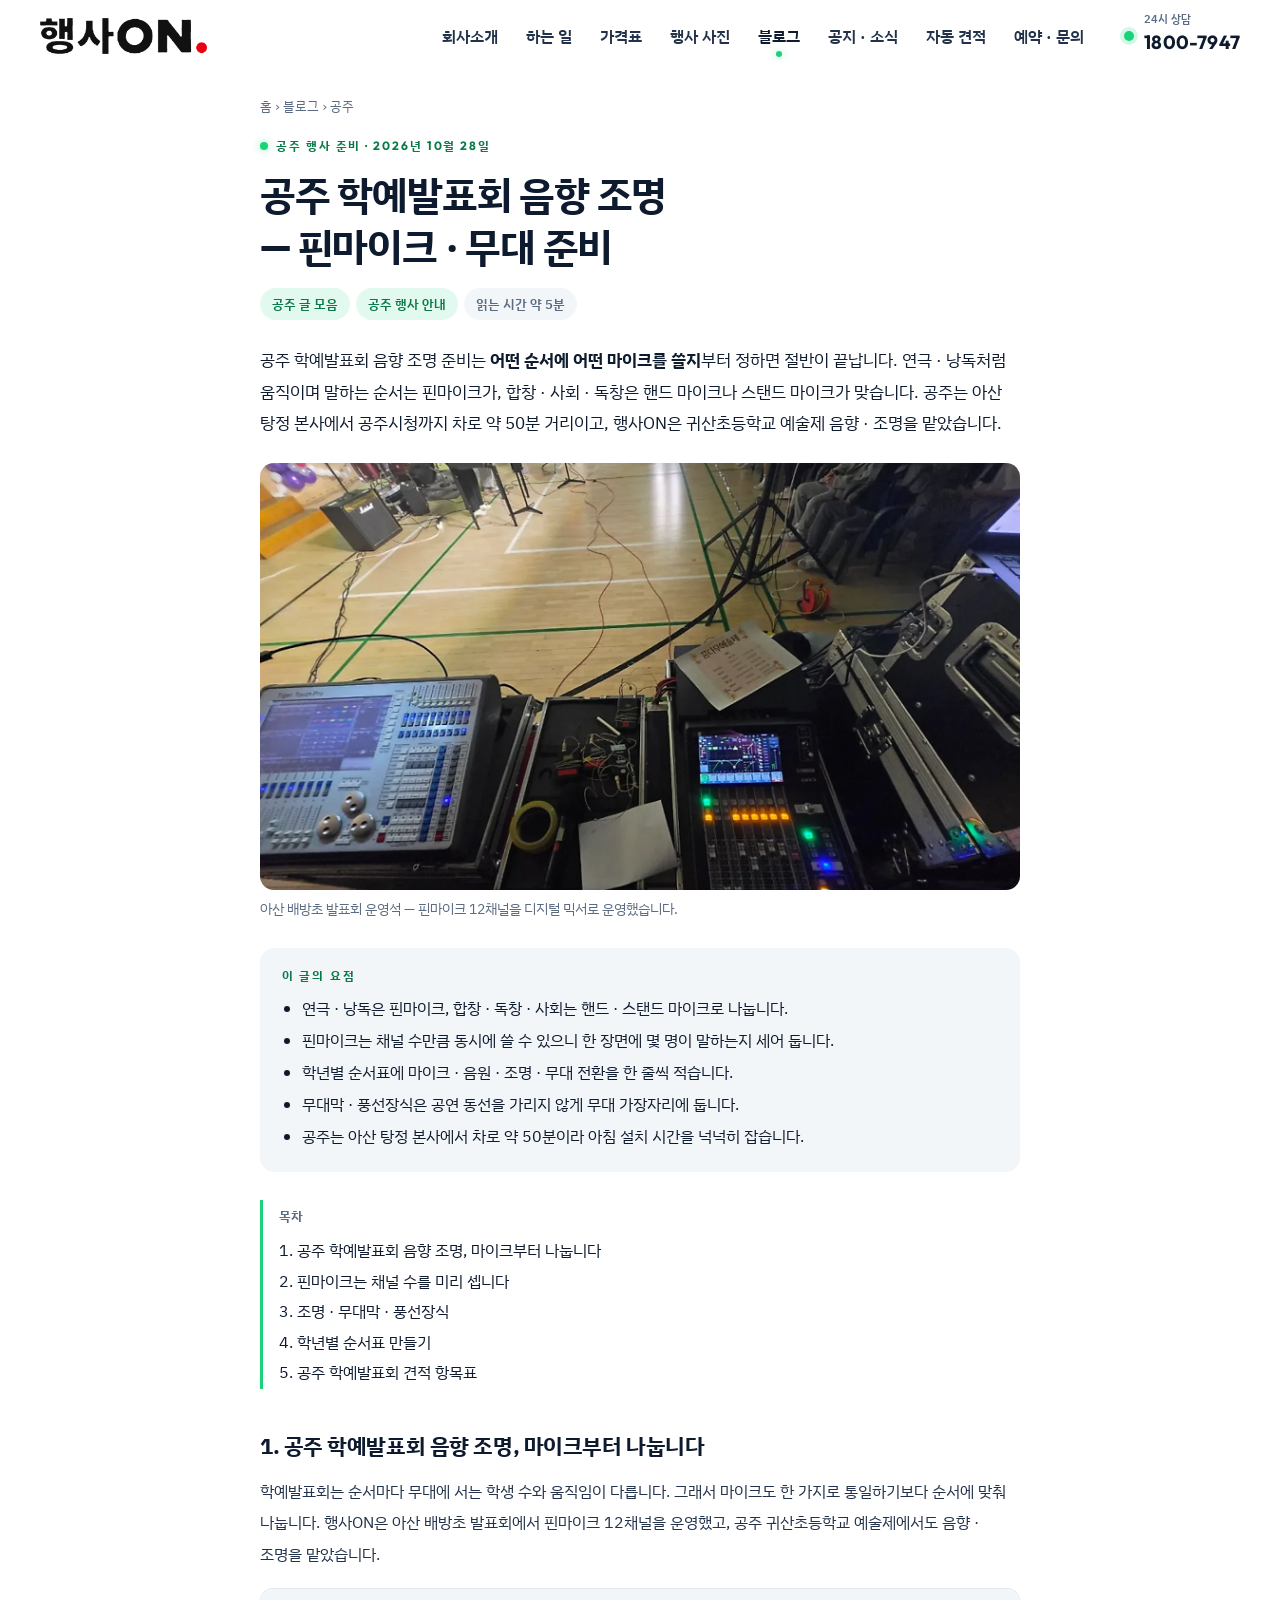
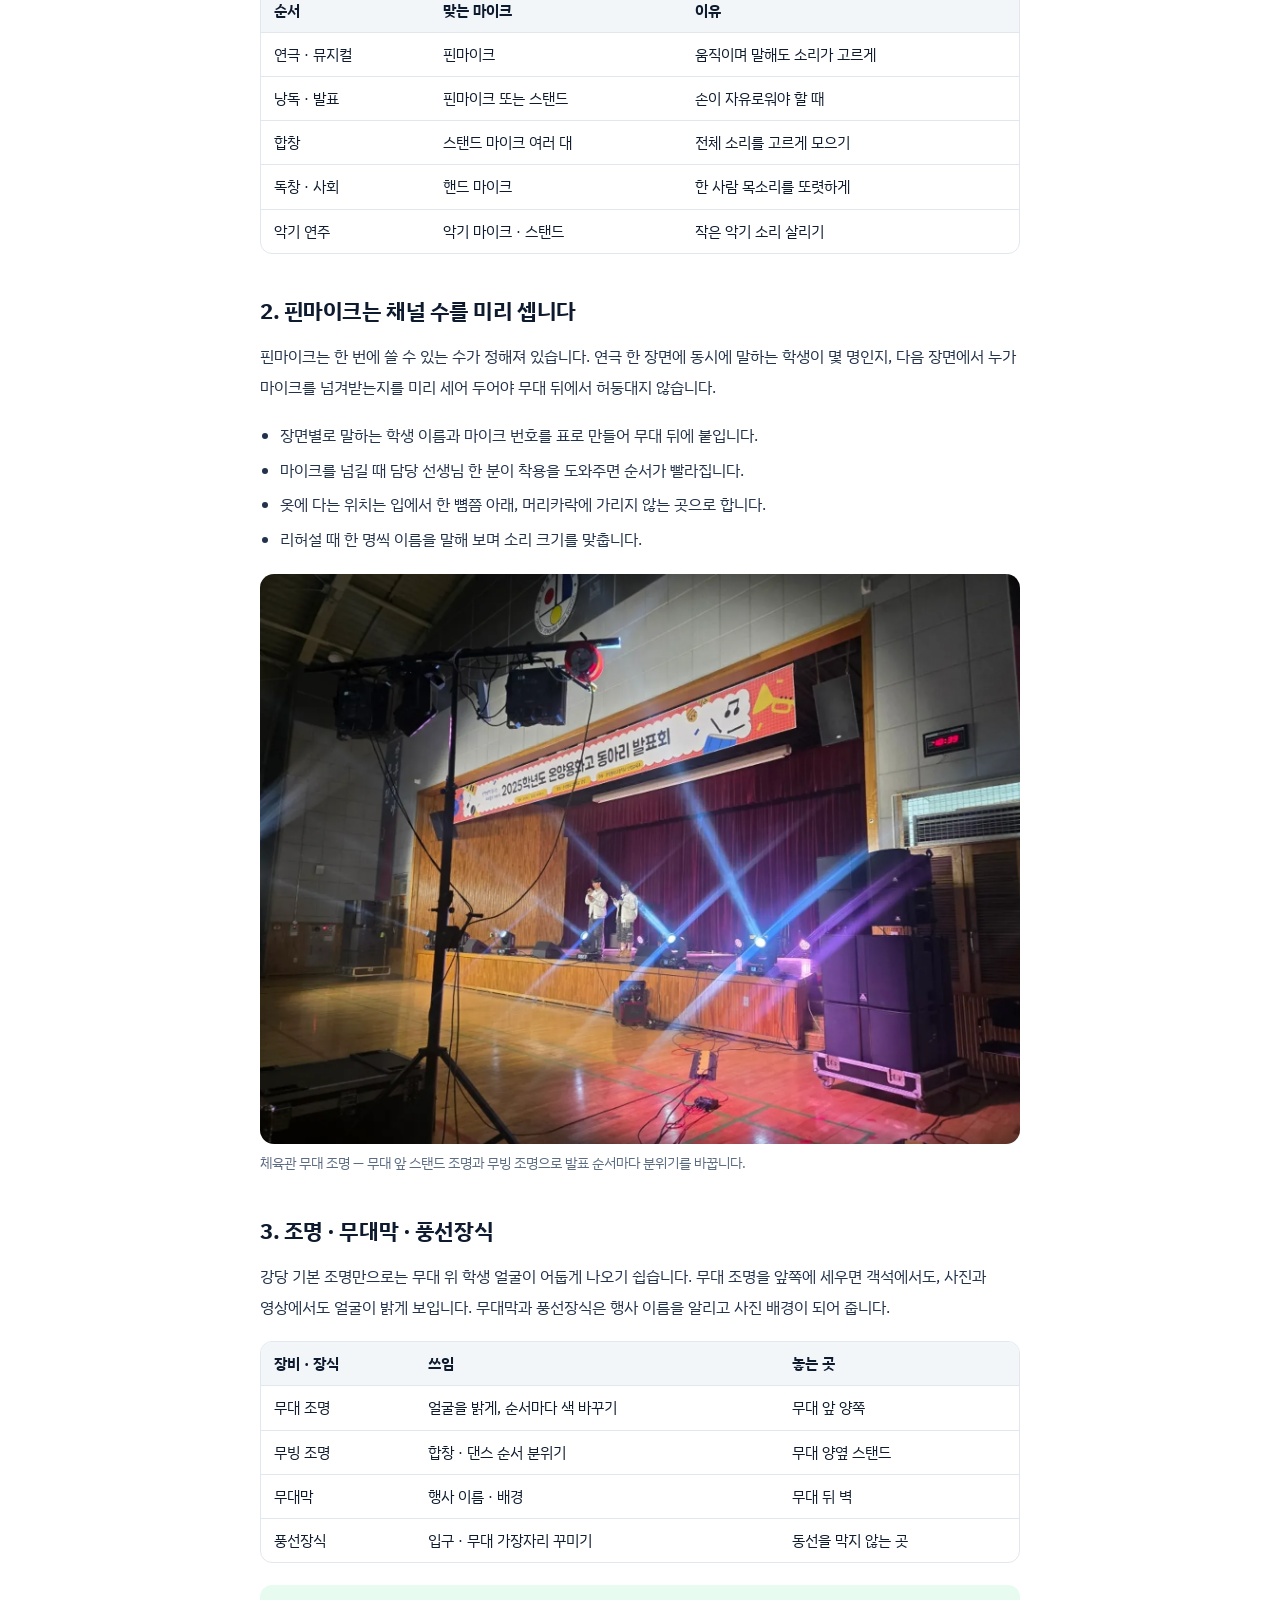
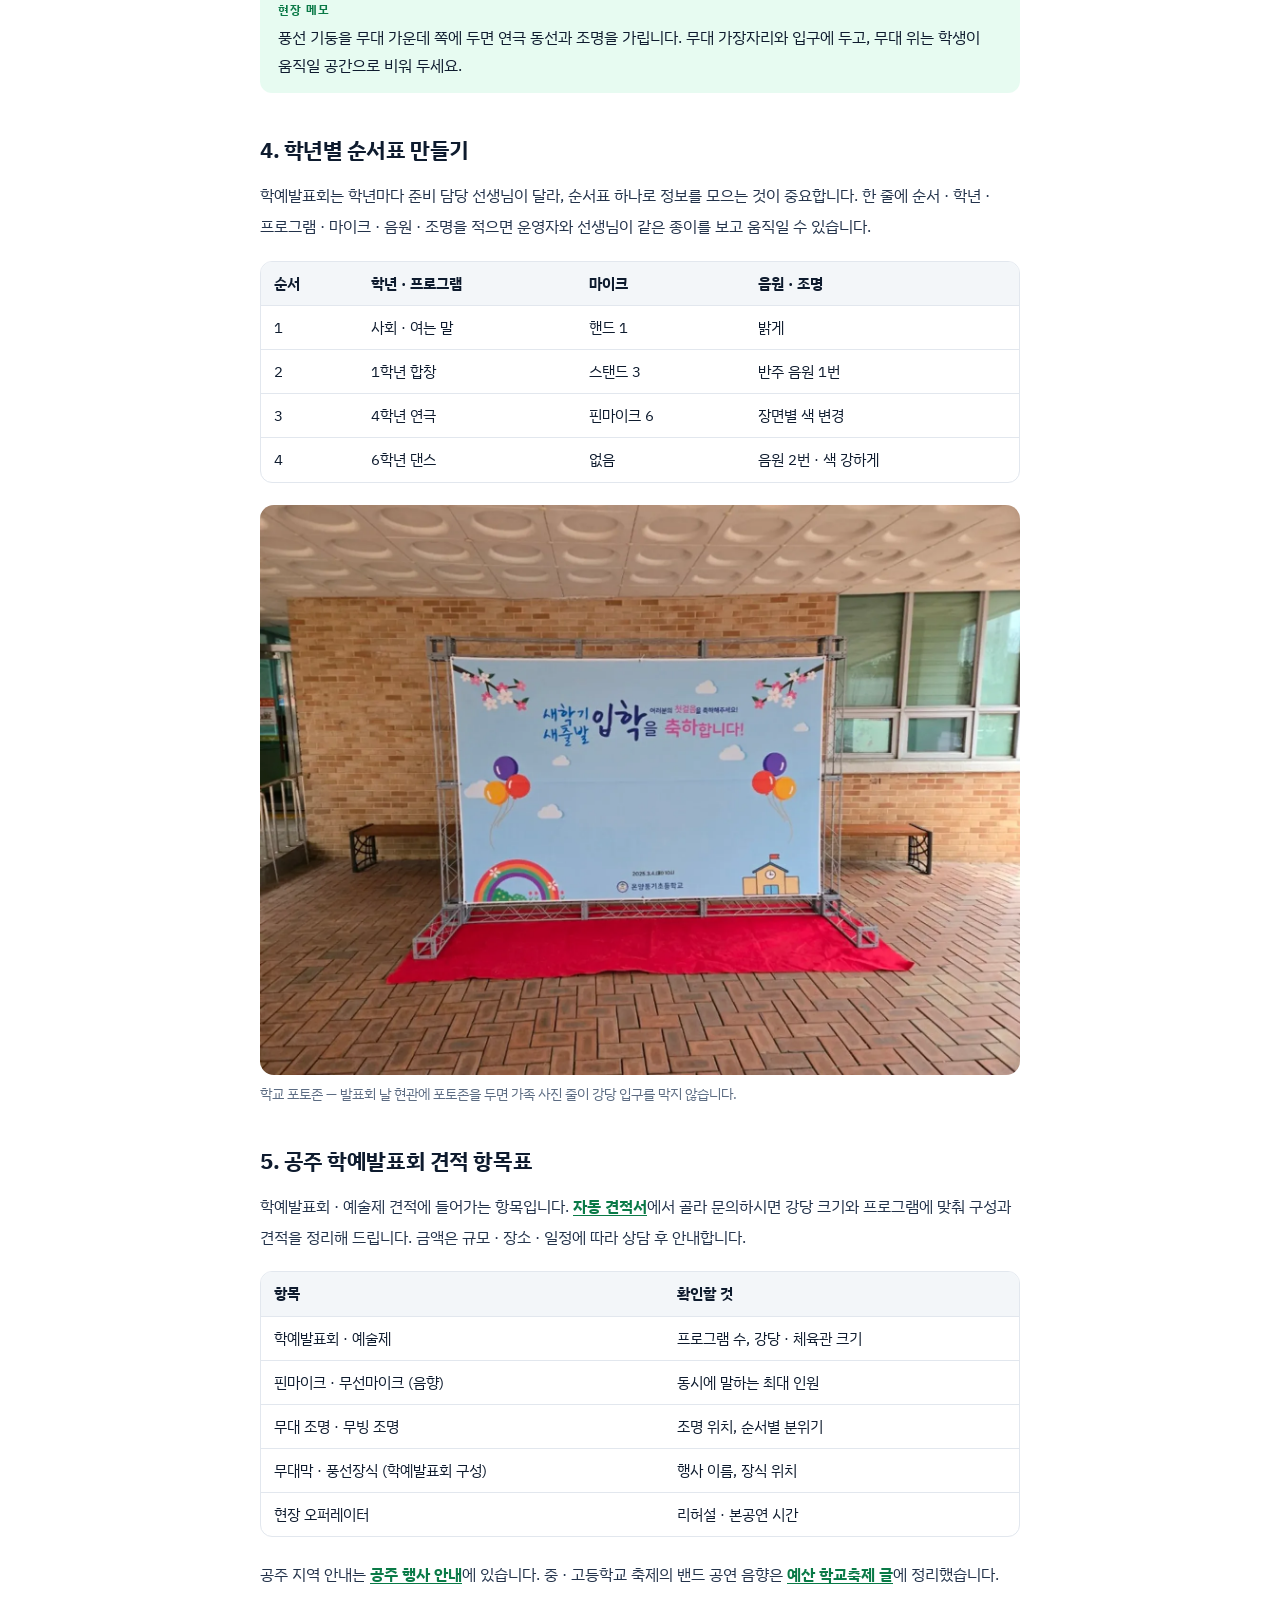
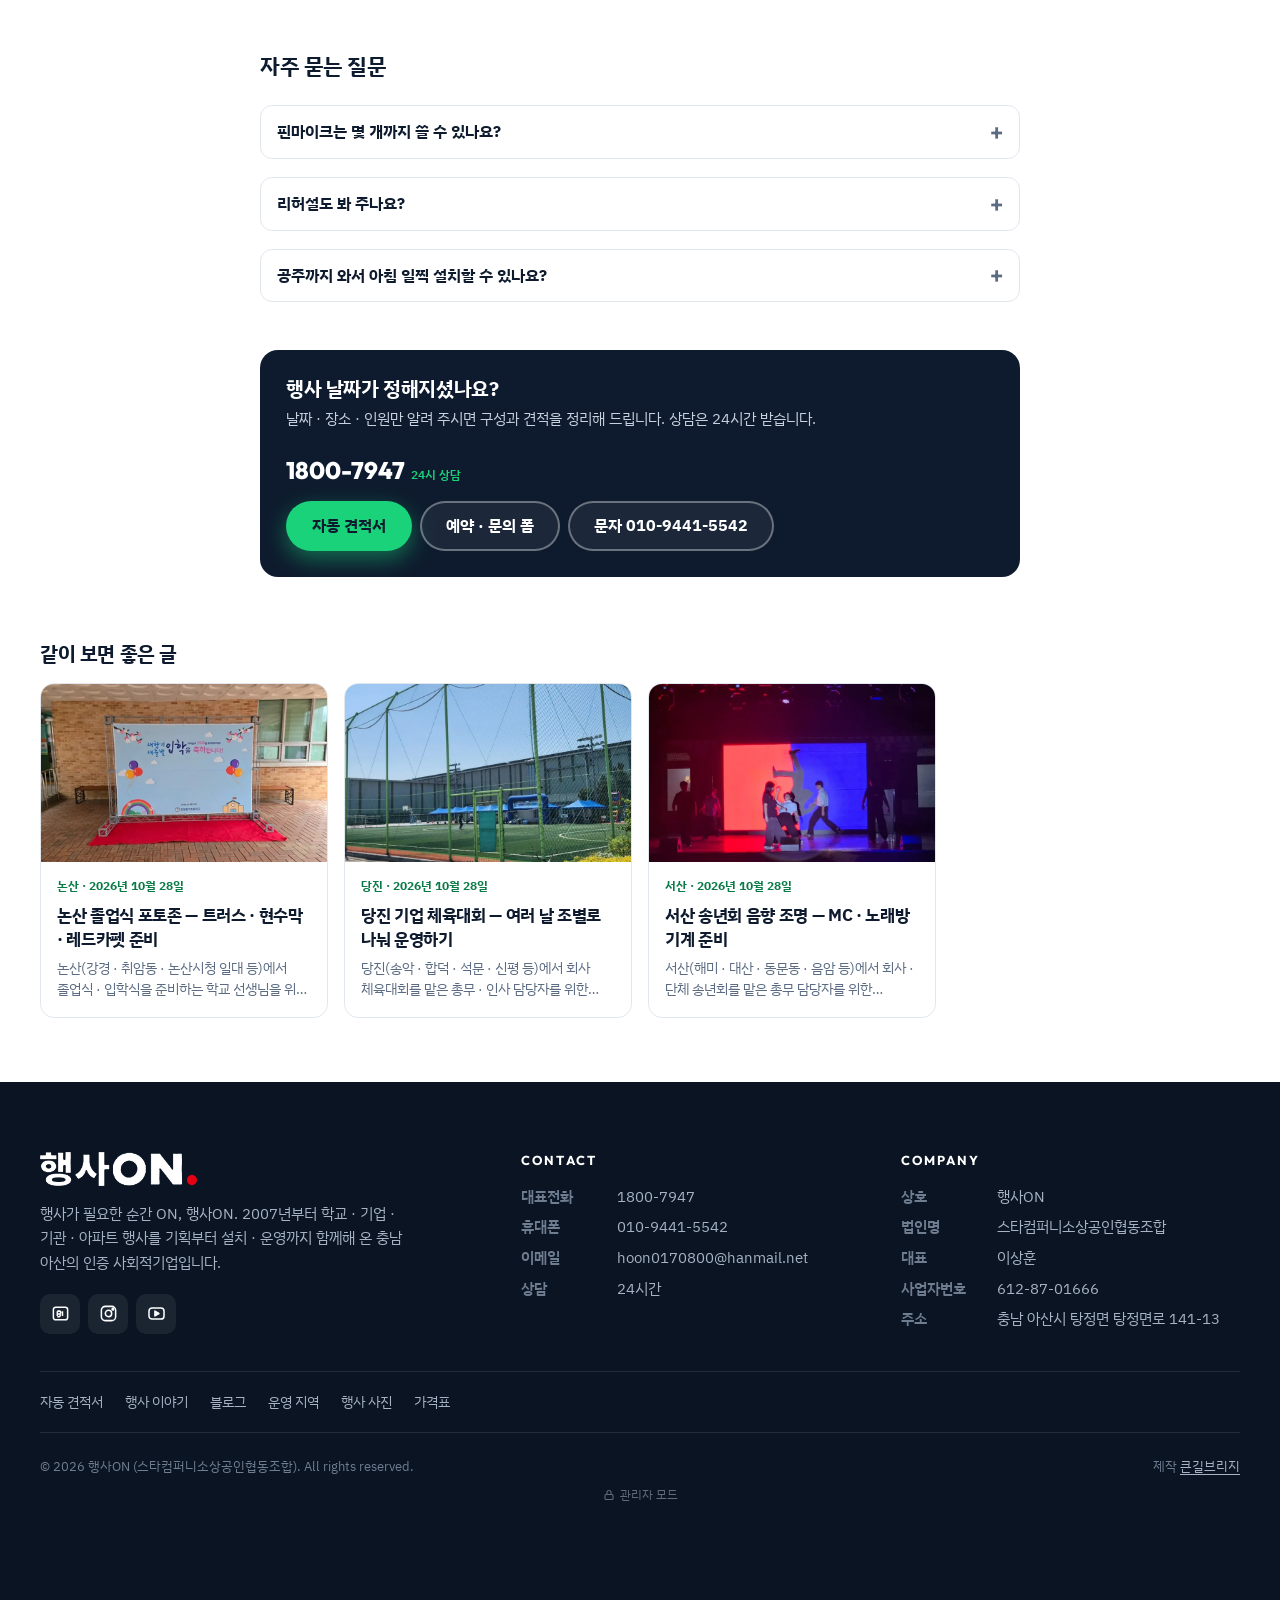
<file: blog/공주-학예발표회-음향-조명-핀마이크-무대-준비/index.html>
<!doctype html>
<html lang="ko">
<head>
<meta charset="utf-8">
<meta name="viewport" content="width=device-width,initial-scale=1,viewport-fit=cover">
<title>공주 학예발표회 음향 조명 — 핀마이크 · 무대 준비 | 행사ON</title>
<meta name="description" content="공주(신관동 · 웅진동 · 유구 등)에서 초등학교 학예발표회 · 예술제를 맡은 선생님을 위한 글입니다. 공주 학예발표회 음향 조명 준비에서 핀마이크와 핸드 마이크 나누기, 무대막 · 풍선장식, 학년별 순서표와 견적 항목을 정리했습니다.">
<meta name="robots" content="index,follow,max-image-preview:large">
<link rel="canonical" href="https://brizymedia.github.io/haengsaon/blog/%EA%B3%B5%EC%A3%BC-%ED%95%99%EC%98%88%EB%B0%9C%ED%91%9C%ED%9A%8C-%EC%9D%8C%ED%96%A5-%EC%A1%B0%EB%AA%85-%ED%95%80%EB%A7%88%EC%9D%B4%ED%81%AC-%EB%AC%B4%EB%8C%80-%EC%A4%80%EB%B9%84/">
<meta name="theme-color" content="#0E1B2E">
<meta property="og:type" content="article">
<meta property="og:site_name" content="행사ON">
<meta property="og:locale" content="ko_KR">
<meta property="og:title" content="공주 학예발표회 음향 조명 — 핀마이크 · 무대 준비 | 행사ON">
<meta property="og:description" content="공주(신관동 · 웅진동 · 유구 등)에서 초등학교 학예발표회 · 예술제를 맡은 선생님을 위한 글입니다. 공주 학예발표회 음향 조명 준비에서 핀마이크와 핸드 마이크 나누기, 무대막 · 풍선장식, 학년별 순서표와 견적 항목을 정리했습니다.">
<meta property="og:url" content="https://brizymedia.github.io/haengsaon/blog/%EA%B3%B5%EC%A3%BC-%ED%95%99%EC%98%88%EB%B0%9C%ED%91%9C%ED%9A%8C-%EC%9D%8C%ED%96%A5-%EC%A1%B0%EB%AA%85-%ED%95%80%EB%A7%88%EC%9D%B4%ED%81%AC-%EB%AC%B4%EB%8C%80-%EC%A4%80%EB%B9%84/">
<meta property="og:image" content="https://brizymedia.github.io/haengsaon/assets/img/p/school-bb-1.webp">
<meta name="twitter:card" content="summary_large_image">
<meta name="geo.region" content="KR-44">
<meta name="geo.placename" content="아산시 탕정면">
<script type="application/ld+json">{"@context": "https://schema.org", "@type": "LocalBusiness", "@id": "https://brizymedia.github.io/haengsaon/#business", "name": "행사ON", "alternateName": ["스타컴퍼니", "스타컴퍼니소상공인협동조합"], "legalName": "스타컴퍼니소상공인협동조합", "slogan": "행사가 필요한 순간 ON, 행사ON", "url": "https://brizymedia.github.io/haengsaon/", "logo": "https://brizymedia.github.io/haengsaon/assets/img/logo-square.png", "image": "https://brizymedia.github.io/haengsaon/assets/img/og.jpg", "description": "2007년부터 음향 · 조명 · 무대 · 트러스 · LED, 천막 · 테이블 · 의자 렌탈, 에어바운스 · 물놀이, 학교 축제 · 체육대회, 기업행사, 아파트 주민축제를 기획부터 설치 · 운영까지 진행하는 충남 아산의 인증 사회적기업 행사 전문 회사.", "telephone": "+82-1800-7947", "email": "hoon0170800@hanmail.net", "taxID": "612-87-01666", "foundingDate": "2007", "founder": {"@type": "Person", "name": "이상훈"}, "address": {"@type": "PostalAddress", "streetAddress": "탕정면 탕정면로 141-13", "addressLocality": "아산시", "addressRegion": "충청남도", "addressCountry": "KR"}, "openingHoursSpecification": {"@type": "OpeningHoursSpecification", "dayOfWeek": ["Monday", "Tuesday", "Wednesday", "Thursday", "Friday", "Saturday", "Sunday"], "opens": "00:00", "closes": "23:59"}, "areaServed": [{"@type": "AdministrativeArea", "name": "아산시"}, {"@type": "AdministrativeArea", "name": "천안시"}, {"@type": "AdministrativeArea", "name": "당진시"}, {"@type": "AdministrativeArea", "name": "서산시"}, {"@type": "AdministrativeArea", "name": "예산군"}, {"@type": "AdministrativeArea", "name": "논산시"}, {"@type": "AdministrativeArea", "name": "공주시"}, {"@type": "AdministrativeArea", "name": "세종특별자치시"}, {"@type": "AdministrativeArea", "name": "충청남도"}], "sameAs": ["https://blog.naver.com/hoon0170800", "https://www.instagram.com/star5342011", "https://www.youtube.com/@스타컴퍼니-x3f"], "knowsAbout": ["학교 축제", "학교 체육대회", "학예발표회 음향 조명", "음향 렌탈", "조명 렌탈", "무대 트러스 LED", "천막 테이블 의자 렌탈", "에어바운스", "물놀이 행사", "아파트 주민축제", "플리마켓", "기업 체육대회", "송년회", "행사기획"]}</script>
<link rel="icon" href="../../assets/img/favicon.png" type="image/png">
<link rel="apple-touch-icon" href="../../assets/img/apple-touch-icon.png">
<link rel="preconnect" href="https://fonts.googleapis.com"><link rel="preconnect" href="https://fonts.gstatic.com" crossorigin>
<link href="https://fonts.googleapis.com/css2?family=IBM+Plex+Sans+KR:wght@400;500;600;700&family=Outfit:wght@600;700;800&display=swap" rel="stylesheet">
<link rel="stylesheet" href="../../assets/style.css?v=2">
<script defer src="https://www.ai-make.co.kr/stats/stats.js" data-site="haengsaon"></script>
<link rel="alternate" type="application/rss+xml" title="행사ON 행사 준비 블로그" href="https://brizymedia.github.io/haengsaon/rss.xml">
<meta property="article:published_time" content="2026-10-28">
<script type="application/ld+json">{"@context":"https://schema.org","@graph":[{"@type":"BreadcrumbList","itemListElement":[{"@type":"ListItem","position":1,"name":"홈","item":"https://brizymedia.github.io/haengsaon/"},{"@type":"ListItem","position":2,"name":"블로그","item":"https://brizymedia.github.io/haengsaon/blog/"},{"@type":"ListItem","position":3,"name":"공주 행사 준비","item":"https://brizymedia.github.io/haengsaon/blog/gongju/"},{"@type":"ListItem","position":4,"name":"공주 학예발표회 음향 조명 — 핀마이크 · 무대 준비","item":"https://brizymedia.github.io/haengsaon/blog/%EA%B3%B5%EC%A3%BC-%ED%95%99%EC%98%88%EB%B0%9C%ED%91%9C%ED%9A%8C-%EC%9D%8C%ED%96%A5-%EC%A1%B0%EB%AA%85-%ED%95%80%EB%A7%88%EC%9D%B4%ED%81%AC-%EB%AC%B4%EB%8C%80-%EC%A4%80%EB%B9%84/"}]},{"@type":"BlogPosting","@id":"https://brizymedia.github.io/haengsaon/blog/%EA%B3%B5%EC%A3%BC-%ED%95%99%EC%98%88%EB%B0%9C%ED%91%9C%ED%9A%8C-%EC%9D%8C%ED%96%A5-%EC%A1%B0%EB%AA%85-%ED%95%80%EB%A7%88%EC%9D%B4%ED%81%AC-%EB%AC%B4%EB%8C%80-%EC%A4%80%EB%B9%84/","headline":"공주 학예발표회 음향 조명 — 핀마이크 · 무대 준비","description":"공주(신관동 · 웅진동 · 유구 등)에서 초등학교 학예발표회 · 예술제를 맡은 선생님을 위한 글입니다. 공주 학예발표회 음향 조명 준비에서 핀마이크와 핸드 마이크 나누기, 무대막 · 풍선장식, 학년별 순서표와 견적 항목을 정리했습니다.","image":["https://brizymedia.github.io/haengsaon/assets/img/p/school-bb-1.webp","https://brizymedia.github.io/haengsaon/assets/img/p/school-yh-1.webp","https://brizymedia.github.io/haengsaon/assets/img/p/truss-photo-1.webp"],"datePublished":"2026-10-28","dateModified":"2026-10-28","inLanguage":"ko","keywords":"공주 학예발표회 음향 조명, 공주 예술제 음향, 학예발표회 핀마이크, 초등학교 발표회 조명","author":{"@type":"Organization","name":"행사ON","url":"https://brizymedia.github.io/haengsaon/"},"publisher":{"@id":"https://brizymedia.github.io/haengsaon/#business"},"mainEntityOfPage":{"@type":"WebPage","@id":"https://brizymedia.github.io/haengsaon/blog/%EA%B3%B5%EC%A3%BC-%ED%95%99%EC%98%88%EB%B0%9C%ED%91%9C%ED%9A%8C-%EC%9D%8C%ED%96%A5-%EC%A1%B0%EB%AA%85-%ED%95%80%EB%A7%88%EC%9D%B4%ED%81%AC-%EB%AC%B4%EB%8C%80-%EC%A4%80%EB%B9%84/"},"spatialCoverage":{"@type":"Place","name":"충청남도 공주시"}},{"@type":"FAQPage","@id":"https://brizymedia.github.io/haengsaon/blog/%EA%B3%B5%EC%A3%BC-%ED%95%99%EC%98%88%EB%B0%9C%ED%91%9C%ED%9A%8C-%EC%9D%8C%ED%96%A5-%EC%A1%B0%EB%AA%85-%ED%95%80%EB%A7%88%EC%9D%B4%ED%81%AC-%EB%AC%B4%EB%8C%80-%EC%A4%80%EB%B9%84/#faq","mainEntity":[{"@type":"Question","name":"핀마이크는 몇 개까지 쓸 수 있나요?","acceptedAnswer":{"@type":"Answer","text":"동시에 말하는 학생 수를 알려 주시면 그에 맞춰 채널을 구성합니다. 아산 배방초 발표회에서는 핀마이크 12채널을 운영했습니다."}},{"@type":"Question","name":"리허설도 봐 주나요?","acceptedAnswer":{"@type":"Answer","text":"본공연 전에 리허설 시간을 잡아 마이크 크기와 조명을 함께 맞춥니다. 리허설 시간은 사전 미팅에서 정합니다."}},{"@type":"Question","name":"공주까지 와서 아침 일찍 설치할 수 있나요?","acceptedAnswer":{"@type":"Answer","text":"아산 탕정 본사에서 공주시청까지 차로 약 50분입니다. 시작 시간에 맞춰 설치를 마칠 수 있도록 출발 시간을 정합니다."}}]}]}</script>
<style>.bl-crumb{width:min(1200px,100% - 40px);margin:0 auto;padding:22px 0 0;font-size:13px;color:var(--mute)}
.bl-crumb.narrow{width:min(760px,100% - 40px)}.bl-crumb a:hover{color:var(--on-ink)}
.bl-art{width:min(760px,100% - 40px);margin:0 auto;padding:14px 0 56px}
.bl .eyebrow2{display:inline-flex;align-items:center;gap:8px;font-family:var(--en);font-size:12px;font-weight:700;letter-spacing:.16em;color:var(--on-ink);margin:0 0 12px;text-transform:uppercase}
.bl .eyebrow2::before{content:"";width:8px;height:8px;border-radius:50%;background:var(--on);box-shadow:0 0 8px var(--glow)}
.bl h1{font-size:clamp(26px,4.2vw,40px);line-height:1.3;letter-spacing:-.03em;margin:0 0 16px;font-weight:700;color:var(--ink);text-wrap:balance}
.bl .meta{display:flex;flex-wrap:wrap;gap:6px;margin:0 0 24px}
.bl .meta a,.bl .meta span{font-size:13px;font-weight:600;padding:5px 12px;border-radius:999px;background:var(--soft);color:var(--mute)}
.bl .meta a{background:rgba(25,210,122,.13);color:var(--on-ink)}.bl .meta a:hover{background:rgba(25,210,122,.22)}
.bl .lead{font-size:17px;line-height:1.85;color:var(--ink);margin:0 0 24px}.bl .lead a{color:var(--on-ink);font-weight:700;text-decoration:underline}
.bl figure{margin:0 0 28px}.bl figure img{width:100%;height:auto;aspect-ratio:4/3;object-fit:cover;border-radius:14px;background:var(--soft)}
.bl figure.cover img{aspect-ratio:16/9}
.bl figcaption{font-size:13.5px;color:var(--mute);margin-top:8px;line-height:1.6}
.bl .points{background:var(--soft);border-radius:14px;padding:18px 22px;margin:0 0 28px}
.bl .points b{display:block;font-family:var(--en);font-size:12px;letter-spacing:.18em;color:var(--on-ink);margin-bottom:8px}
.bl .points ul,.bl .body ul{list-style:disc;padding-left:20px}.bl .body ol{list-style:decimal;padding-left:20px}
.bl .points li{line-height:1.75;margin:4px 0;color:var(--ink)}
.bl .toc{border-left:3px solid var(--on);padding:2px 0 2px 16px;margin:0 0 36px}
.bl .toc b{font-size:13px;color:var(--mute)}.bl .toc ol{margin:6px 0 0}.bl .toc li{line-height:1.9}.bl .toc a:hover{color:var(--on-ink)}
.bl .body h2,.bl .faq h2{font-size:22px;line-height:1.4;letter-spacing:-.02em;margin:42px 0 14px;font-weight:700;color:var(--ink);scroll-margin-top:calc(var(--hd) + 16px);text-wrap:balance}
.bl .body p,.bl .faq p{font-size:16px;line-height:1.95;color:var(--ink2);margin:0 0 18px}
.bl .body ul,.bl .body ol{margin:0 0 20px;color:var(--ink2)}.bl .body li{line-height:1.85;margin:5px 0}
.bl .body b{color:var(--ink)}.bl .body a,.bl .faq a{color:var(--on-ink);font-weight:700;text-decoration:underline;text-underline-offset:3px}
.bl .tbl{overflow-x:auto;margin:0 0 22px;border:1px solid var(--line);border-radius:12px;background:#fff}
.bl table{border-collapse:collapse;width:100%;font-size:14.5px;min-width:520px}
.bl th,.bl td{padding:10px 13px;text-align:left;vertical-align:top;border-bottom:1px solid var(--line);line-height:1.6}
.bl th{background:var(--soft);font-weight:700;white-space:nowrap;color:var(--ink)}.bl tbody tr:last-child td{border-bottom:0}
.bl .tip{background:rgba(25,210,122,.1);border-radius:12px;padding:14px 18px;margin:0 0 22px;font-size:15.5px;line-height:1.8;color:var(--ink)}
.bl .tip::before{content:'현장 메모';display:block;font-size:12px;font-weight:700;letter-spacing:.08em;color:var(--on-ink);margin-bottom:3px}
.bl .faq details{background:#fff;border:1px solid var(--line);border-radius:12px;margin:0 0 8px;padding:0 16px}
.bl .faq summary{cursor:pointer;font-weight:700;padding:13px 0;line-height:1.6;color:var(--ink)}.bl .faq details p{margin:0 0 14px}
.bl .src{margin-top:32px;font-size:13.5px;color:var(--mute);line-height:1.7}.bl .src ul{list-style:disc;padding-left:18px;margin:6px 0 0}.bl .src a{text-decoration:underline}
.bl .bcta{background:var(--ink);color:#fff;border-radius:18px;padding:26px;margin-top:40px;display:flex;flex-wrap:wrap;gap:18px;align-items:center;justify-content:space-between}
.bl .bcta h3{margin:0 0 5px;font-size:20px;letter-spacing:-.02em}.bl .bcta p{margin:0;color:#C8D2DF;font-size:14.5px;line-height:1.7}
.bl .bcta .num{font-family:var(--en);font-weight:800;font-size:24px;color:#fff;display:block;margin-bottom:10px}.bl .bcta .num small{font:600 12px var(--kr);color:var(--on);margin-left:6px}
.bl .bcta .btns{display:flex;gap:8px;flex-wrap:wrap}
.bl .bcta .btn-ghost{color:#fff;border-color:rgba(255,255,255,.35)}
.bl-more{width:min(1200px,100% - 40px);margin:0 auto;padding:8px 0 64px}.bl-more h2{font-size:20px;margin:0 0 16px;color:var(--ink)}
.bl-wrap{width:min(1200px,100% - 40px);margin:0 auto;padding:18px 0 64px}
.bl .cards{display:grid;grid-template-columns:repeat(auto-fill,minmax(260px,1fr));gap:16px}
.bl .card{display:block;background:#fff;border:1px solid var(--line);border-radius:14px;overflow:hidden;transition:transform .35s,box-shadow .35s}
.bl .card:hover{transform:translateY(-4px);box-shadow:var(--sh)}
.bl .card img{width:100%;height:auto;aspect-ratio:16/10;object-fit:cover;background:var(--soft)}
.bl .card .in{padding:14px 16px 17px}.bl .card .r{font-size:12px;font-weight:700;color:var(--on-ink);margin-bottom:6px}
.bl .card .t{font-size:16.5px;font-weight:700;line-height:1.45;letter-spacing:-.02em;color:var(--ink)}
.bl .card .s{font-size:13.5px;color:var(--mute);line-height:1.6;margin-top:6px;display:-webkit-box;-webkit-line-clamp:2;-webkit-box-orient:vertical;overflow:hidden}
.bl .chips{display:flex;flex-wrap:wrap;gap:7px;margin:0 0 28px}
.bl .chips a{font-size:14px;font-weight:600;padding:8px 14px;border-radius:999px;background:#fff;border:1px solid var(--line);color:var(--ink2)}
.bl .chips a[aria-current]{background:var(--ink);color:#fff;border-color:var(--ink)}.bl .chips small{font-weight:600;margin-left:4px;opacity:.6}
.bl .pager{display:flex;gap:7px;justify-content:center;margin-top:32px}
.bl .pager a,.bl .pager span{padding:8px 14px;border-radius:8px;border:1px solid var(--line);font-weight:700;font-size:14px;background:#fff}.bl .pager span{background:var(--ink);color:#fff}
.bl .empty{background:#fff;border:1px dashed var(--line);border-radius:14px;padding:22px;color:var(--mute);line-height:1.8;margin-bottom:24px}
.bl a:focus-visible,.bl summary:focus-visible{outline:2px solid var(--on);outline-offset:3px;border-radius:4px}
@media (max-width:640px){.bl .bcta{padding:22px 18px}.bl .lead{font-size:16px}}
@media (prefers-reduced-motion:reduce){.bl .card{transition:none}.bl .card:hover{transform:none}}</style>
</head>
<body>
<header class="hd" id="hd">
  <div class="wrap">
    <a class="logo" href="../../index.html" aria-label="행사ON 홈"><img src="../../assets/img/logo.png" alt="행사ON" width="185" height="40"></a>
    <nav class="menu" aria-label="주 메뉴"><a href="../../about.html">회사소개</a><a href="../../service.html">하는 일</a><a href="../../price.html">가격표</a><a href="../../portfolio.html">행사 사진</a><a href="../../blog/" class="act" aria-current="page">블로그</a><a href="../../notice.html">공지 · 소식</a><a href="../../quote.html">자동 견적</a><a href="../../contact.html">예약 · 문의</a></nav>
    <a class="tel" href="tel:1800-7947"><span class="dot" aria-hidden="true"></span><span><small>24시 상담</small>1800-7947</span></a>
    <button class="burger" id="burger" aria-label="메뉴 열기" aria-expanded="false" aria-controls="sheet"><i></i></button>
  </div>
</header>
<div class="sheet" id="sheet" aria-label="모바일 메뉴">
  <div class="head">
    <a href="../../index.html" aria-label="행사ON 홈"><img src="../../assets/img/logo.png" alt="행사ON" width="185" height="40"></a>
    <button class="x" aria-label="메뉴 닫기"><svg viewBox="0 0 24 24" fill="none" stroke="currentColor" stroke-width="2" stroke-linecap="round"><path d="M6 6l12 12M18 6L6 18"/></svg></button>
  </div>
  <nav><a href="../../index.html">홈<small>HOME</small></a><a href="../../about.html">회사소개<small>ABOUT</small></a><a href="../../service.html">하는 일<small>SERVICE</small></a><a href="../../price.html">가격표<small>PRICE</small></a><a href="../../portfolio.html">행사 사진<small>WORKS</small></a><a href="../../blog/">블로그<small>BLOG</small></a><a href="../../notice.html">공지 · 소식<small>NEWS</small></a><a href="../../quote.html">자동 견적서<small>QUOTE</small></a><a href="../../stories/index.html">행사 이야기<small>STORIES</small></a><a href="../../areas/index.html">운영 지역<small>AREAS</small></a><a href="../../contact.html">예약 · 문의<small>CONTACT</small></a></nav>
  <div class="foot">
    <span>행사ON (법인 스타컴퍼니소상공인협동조합) · 대표 이상훈<br>충남 아산시 탕정면 탕정면로 141-13 · 24시 상담</span>
    <a class="btn btn-on" href="tel:1800-7947"><svg viewBox="0 0 24 24" fill="none" stroke="currentColor" stroke-width="1.9" stroke-linecap="round" stroke-linejoin="round"><path d="M5 4h4l2 5-2.5 1.5a11 11 0 0 0 5 5L15 13l5 2v4a2 2 0 0 1-2 2A16 16 0 0 1 3 6a2 2 0 0 1 2-2z"/></svg>1800-7947 전화 상담</a>
  </div>
</div>
<main id="top" class="bl">
<div class="bl-crumb narrow"><a href="../../index.html">홈</a> › <a href="../../blog/">블로그</a> › <a href="../../blog/gongju/">공주</a></div>
<article class="bl-art">
  <p class="eyebrow2">공주 행사 준비 · 2026년 10월 28일</p>
  <h1>공주 학예발표회 음향 조명 — 핀마이크 · 무대 준비</h1>
  <div class="meta">
    <a href="../../blog/gongju/">공주 글 모음</a>
    <a href="../../areas/gongju.html">공주 행사 안내</a>
    <span>읽는 시간 약 5분</span>
  </div>
  <p class="lead">공주 학예발표회 음향 조명 준비는 <b>어떤 순서에 어떤 마이크를 쓸지</b>부터 정하면 절반이 끝납니다. 연극 · 낭독처럼 움직이며 말하는 순서는 핀마이크가, 합창 · 사회 · 독창은 핸드 마이크나 스탠드 마이크가 맞습니다. 공주는 아산 탕정 본사에서 공주시청까지 차로 약 50분 거리이고, 행사ON은 귀산초등학교 예술제 음향 · 조명을 맡았습니다.</p>
  <figure class="cover">
    <img src="../../assets/img/p/school-bb-1.webp" alt="체육관 바닥 운영석에 조명 콘솔과 디지털 믹서를 놓고 앞쪽에 드럼과 키보드 무대가 보이는 모습" fetchpriority="high" decoding="async" width="1600" height="900">
    <figcaption>아산 배방초 발표회 운영석 — 핀마이크 12채널을 디지털 믹서로 운영했습니다.</figcaption>
  </figure>
  <div class="points"><b>이 글의 요점</b><ul><li>연극 · 낭독은 핀마이크, 합창 · 독창 · 사회는 핸드 · 스탠드 마이크로 나눕니다.</li><li>핀마이크는 채널 수만큼 동시에 쓸 수 있으니 한 장면에 몇 명이 말하는지 세어 둡니다.</li><li>학년별 순서표에 마이크 · 음원 · 조명 · 무대 전환을 한 줄씩 적습니다.</li><li>무대막 · 풍선장식은 공연 동선을 가리지 않게 무대 가장자리에 둡니다.</li><li>공주는 아산 탕정 본사에서 차로 약 50분이라 아침 설치 시간을 넉넉히 잡습니다.</li></ul></div>
  <nav class="toc" aria-label="목차"><b>목차</b><ol><li><a href="#s1">1. 공주 학예발표회 음향 조명, 마이크부터 나눕니다</a></li><li><a href="#s2">2. 핀마이크는 채널 수를 미리 셉니다</a></li><li><a href="#s3">3. 조명 · 무대막 · 풍선장식</a></li><li><a href="#s4">4. 학년별 순서표 만들기</a></li><li><a href="#s5">5. 공주 학예발표회 견적 항목표</a></li></ol></nav>
  <div class="body">
<h2 id="s1">1. 공주 학예발표회 음향 조명, 마이크부터 나눕니다</h2>
<p>학예발표회는 순서마다 무대에 서는 학생 수와 움직임이 다릅니다. 그래서 마이크도 한 가지로 통일하기보다 순서에 맞춰 나눕니다. 행사ON은 아산 배방초 발표회에서 핀마이크 12채널을 운영했고, 공주 귀산초등학교 예술제에서도 음향 · 조명을 맡았습니다.</p>
<div class="tbl"><table><thead><tr><th scope="col">순서</th><th scope="col">맞는 마이크</th><th scope="col">이유</th></tr></thead><tbody><tr><td>연극 · 뮤지컬</td><td>핀마이크</td><td>움직이며 말해도 소리가 고르게</td></tr><tr><td>낭독 · 발표</td><td>핀마이크 또는 스탠드</td><td>손이 자유로워야 할 때</td></tr><tr><td>합창</td><td>스탠드 마이크 여러 대</td><td>전체 소리를 고르게 모으기</td></tr><tr><td>독창 · 사회</td><td>핸드 마이크</td><td>한 사람 목소리를 또렷하게</td></tr><tr><td>악기 연주</td><td>악기 마이크 · 스탠드</td><td>작은 악기 소리 살리기</td></tr></tbody></table></div>
<h2 id="s2">2. 핀마이크는 채널 수를 미리 셉니다</h2>
<p>핀마이크는 한 번에 쓸 수 있는 수가 정해져 있습니다. 연극 한 장면에 동시에 말하는 학생이 몇 명인지, 다음 장면에서 누가 마이크를 넘겨받는지를 미리 세어 두어야 무대 뒤에서 허둥대지 않습니다.</p>
<ul><li>장면별로 말하는 학생 이름과 마이크 번호를 표로 만들어 무대 뒤에 붙입니다.</li><li>마이크를 넘길 때 담당 선생님 한 분이 착용을 도와주면 순서가 빨라집니다.</li><li>옷에 다는 위치는 입에서 한 뼘쯤 아래, 머리카락에 가리지 않는 곳으로 합니다.</li><li>리허설 때 한 명씩 이름을 말해 보며 소리 크기를 맞춥니다.</li></ul>
<figure>
    <img src="../../assets/img/p/school-yh-1.webp" alt="학교 체육관 무대에 무빙 조명 빔이 뻗고 학생 두 명이 노래하는 모습을 멀리서 본 장면" loading="lazy" decoding="async" width="1200" height="900">
    <figcaption>체육관 무대 조명 — 무대 앞 스탠드 조명과 무빙 조명으로 발표 순서마다 분위기를 바꿉니다.</figcaption>
  </figure>
<h2 id="s3">3. 조명 · 무대막 · 풍선장식</h2>
<p>강당 기본 조명만으로는 무대 위 학생 얼굴이 어둡게 나오기 쉽습니다. 무대 조명을 앞쪽에 세우면 객석에서도, 사진과 영상에서도 얼굴이 밝게 보입니다. 무대막과 풍선장식은 행사 이름을 알리고 사진 배경이 되어 줍니다.</p>
<div class="tbl"><table><thead><tr><th scope="col">장비 · 장식</th><th scope="col">쓰임</th><th scope="col">놓는 곳</th></tr></thead><tbody><tr><td>무대 조명</td><td>얼굴을 밝게, 순서마다 색 바꾸기</td><td>무대 앞 양쪽</td></tr><tr><td>무빙 조명</td><td>합창 · 댄스 순서 분위기</td><td>무대 양옆 스탠드</td></tr><tr><td>무대막</td><td>행사 이름 · 배경</td><td>무대 뒤 벽</td></tr><tr><td>풍선장식</td><td>입구 · 무대 가장자리 꾸미기</td><td>동선을 막지 않는 곳</td></tr></tbody></table></div>
<div class="tip">풍선 기둥을 무대 가운데 쪽에 두면 연극 동선과 조명을 가립니다. 무대 가장자리와 입구에 두고, 무대 위는 학생이 움직일 공간으로 비워 두세요.</div>
<h2 id="s4">4. 학년별 순서표 만들기</h2>
<p>학예발표회는 학년마다 준비 담당 선생님이 달라, 순서표 하나로 정보를 모으는 것이 중요합니다. 한 줄에 순서 · 학년 · 프로그램 · 마이크 · 음원 · 조명을 적으면 운영자와 선생님이 같은 종이를 보고 움직일 수 있습니다.</p>
<div class="tbl"><table><thead><tr><th scope="col">순서</th><th scope="col">학년 · 프로그램</th><th scope="col">마이크</th><th scope="col">음원 · 조명</th></tr></thead><tbody><tr><td>1</td><td>사회 · 여는 말</td><td>핸드 1</td><td>밝게</td></tr><tr><td>2</td><td>1학년 합창</td><td>스탠드 3</td><td>반주 음원 1번</td></tr><tr><td>3</td><td>4학년 연극</td><td>핀마이크 6</td><td>장면별 색 변경</td></tr><tr><td>4</td><td>6학년 댄스</td><td>없음</td><td>음원 2번 · 색 강하게</td></tr></tbody></table></div>
<figure>
    <img src="../../assets/img/p/truss-photo-1.webp" alt="학교 현관 앞에 사각 트러스 틀을 세우고 축하 현수막을 건 포토존, 바닥에 빨간 카펫" loading="lazy" decoding="async" width="1200" height="900">
    <figcaption>학교 포토존 — 발표회 날 현관에 포토존을 두면 가족 사진 줄이 강당 입구를 막지 않습니다.</figcaption>
  </figure>
<h2 id="s5">5. 공주 학예발표회 견적 항목표</h2>
<p>학예발표회 · 예술제 견적에 들어가는 항목입니다. <a href="../../quote.html">자동 견적서</a>에서 골라 문의하시면 강당 크기와 프로그램에 맞춰 구성과 견적을 정리해 드립니다. 금액은 규모 · 장소 · 일정에 따라 상담 후 안내합니다.</p>
<div class="tbl"><table><thead><tr><th scope="col">항목</th><th scope="col">확인할 것</th></tr></thead><tbody><tr><td>학예발표회 · 예술제</td><td>프로그램 수, 강당 · 체육관 크기</td></tr><tr><td>핀마이크 · 무선마이크 (음향)</td><td>동시에 말하는 최대 인원</td></tr><tr><td>무대 조명 · 무빙 조명</td><td>조명 위치, 순서별 분위기</td></tr><tr><td>무대막 · 풍선장식 (학예발표회 구성)</td><td>행사 이름, 장식 위치</td></tr><tr><td>현장 오퍼레이터</td><td>리허설 · 본공연 시간</td></tr></tbody></table></div>
<p>공주 지역 안내는 <a href="../../areas/gongju.html">공주 행사 안내</a>에 있습니다. 중 · 고등학교 축제의 밴드 공연 음향은 <a href="../../blog/예산-학교축제-음향-조명-체육관-공연-준비/">예산 학교축제 글</a>에 정리했습니다.</p>
  </div>
  <section class="faq" id="faq"><h2>자주 묻는 질문</h2><details><summary>핀마이크는 몇 개까지 쓸 수 있나요?</summary><p>동시에 말하는 학생 수를 알려 주시면 그에 맞춰 채널을 구성합니다. 아산 배방초 발표회에서는 핀마이크 12채널을 운영했습니다.</p></details><details><summary>리허설도 봐 주나요?</summary><p>본공연 전에 리허설 시간을 잡아 마이크 크기와 조명을 함께 맞춥니다. 리허설 시간은 사전 미팅에서 정합니다.</p></details><details><summary>공주까지 와서 아침 일찍 설치할 수 있나요?</summary><p>아산 탕정 본사에서 공주시청까지 차로 약 50분입니다. 시작 시간에 맞춰 설치를 마칠 수 있도록 출발 시간을 정합니다.</p></details></section>
  
  <div class="bcta">
    <div><h3>행사 날짜가 정해지셨나요?</h3><p>날짜 · 장소 · 인원만 알려 주시면 구성과 견적을 정리해 드립니다. 상담은 24시간 받습니다.</p></div>
    <div><a class="num" href="tel:1800-7947">1800-7947<small>24시 상담</small></a><div class="btns"><a class="btn btn-on" href="../../quote.html">자동 견적서</a><a class="btn btn-ghost" href="../../contact.html">예약 · 문의 폼</a><a class="btn btn-ghost" href="sms:010-9441-5542">문자 010-9441-5542</a></div></div>
  </div>
</article>
<section class="bl-more"><h2>같이 보면 좋은 글</h2><div class="cards"><a class="card" href="../../blog/%EB%85%BC%EC%82%B0-%EC%A1%B8%EC%97%85%EC%8B%9D-%ED%8F%AC%ED%86%A0%EC%A1%B4-%ED%8A%B8%EB%9F%AC%EC%8A%A4-%ED%98%84%EC%88%98%EB%A7%89-%EB%A0%88%EB%93%9C%EC%B9%B4%ED%8E%AB-%EC%A4%80%EB%B9%84/">
      <img src="../../assets/img/t/truss-photo-1.webp" alt="학교 현관 앞에 사각 트러스 틀을 세우고 입학 축하 현수막을 건 포토존, 바닥에 빨간 카펫" loading="lazy" decoding="async" width="800" height="500">
      <div class="in"><div class="r">논산 · 2026년 10월 28일</div><div class="t">논산 졸업식 포토존 — 트러스 · 현수막 · 레드카펫 준비</div><div class="s">논산(강경 · 취암동 · 논산시청 일대 등)에서 졸업식 · 입학식을 준비하는 학교 선생님을 위한 글입니다. 논산 졸업식 포토존을 트러스로 만들 때 자리 고르기, 현수막 크기와 문구, 레드카펫 · 조명, 설치 · 철거 시간과 견적 항목을 정리했습니다.</div></div>
    </a>
<a class="card" href="../../blog/%EB%8B%B9%EC%A7%84-%EA%B8%B0%EC%97%85-%EC%B2%B4%EC%9C%A1%EB%8C%80%ED%9A%8C-%EC%97%AC%EB%9F%AC-%EB%82%A0-%EC%A1%B0%EB%B3%84-%EC%9A%B4%EC%98%81-%EC%A4%80%EB%B9%84/">
      <img src="../../assets/img/t/corp-dk-12.webp" alt="공장 옆 인조잔디 구장 둘레에 파란 천막과 에어 아치를 세운 체육대회장을 펜스 밖에서 본 모습" loading="lazy" decoding="async" width="800" height="500">
      <div class="in"><div class="r">당진 · 2026년 10월 28일</div><div class="t">당진 기업 체육대회 — 여러 날 조별로 나눠 운영하기</div><div class="s">당진(송악 · 합덕 · 석문 · 신평 등)에서 회사 체육대회를 맡은 총무 · 인사 담당자를 위한 글입니다. 공장을 멈추지 않고 하루 한 조씩 여러 날 여는 당진 기업 체육대회의 일정 짜기, 날마다 다시 확인할 것, MC · 장비 구성과 견적 항목을 정리했습니다.</div></div>
    </a>
<a class="card" href="../../blog/%EC%84%9C%EC%82%B0-%EC%86%A1%EB%85%84%ED%9A%8C-%EC%9D%8C%ED%96%A5-%EC%A1%B0%EB%AA%85-mc-%EB%85%B8%EB%9E%98%EB%B0%A9-%EA%B8%B0%EA%B3%84-%EC%A4%80%EB%B9%84/">
      <img src="../../assets/img/t/stage-jw-0.webp" alt="빨강과 파랑으로 나뉜 LED 화면 앞에서 퍼포먼스 공연이 열리고 위쪽 트러스에 조명이 달린 어두운 무대" loading="lazy" decoding="async" width="800" height="500">
      <div class="in"><div class="r">서산 · 2026년 10월 28일</div><div class="t">서산 송년회 음향 조명 — MC · 노래방 기계 준비</div><div class="s">서산(해미 · 대산 · 동문동 · 음암 등)에서 회사 · 단체 송년회를 맡은 총무 담당자를 위한 글입니다. 서산 송년회 음향 조명을 준비할 때 연회장 확인, 식순과 MC, 노래방 기계 · 포토존, 견적 항목을 정리했습니다.</div></div>
    </a></div></section>
</main>
<footer class="ft">
  <div class="wrap">
    <div class="top">
      <div>
        <a class="logo" href="../../index.html" aria-label="행사ON 홈"><img src="../../assets/img/logo-white.png" alt="행사ON" width="185" height="40"></a>
        <p>행사가 필요한 순간 ON, 행사ON. 2007년부터 학교 · 기업 · 기관 · 아파트 행사를 기획부터 설치 · 운영까지 함께해 온 충남 아산의 인증 사회적기업입니다.</p>
        <div class="sns">
          <a href="https://blog.naver.com/hoon0170800" target="_blank" rel="noopener" aria-label="네이버 블로그"><svg viewBox="0 0 24 24" fill="none" stroke="currentColor" stroke-width="1.9" stroke-linejoin="round"><rect x="3" y="4" width="18" height="16" rx="3"/><path d="M8 9v6M8 9h2.5a1.8 1.8 0 0 1 0 3.6H8m2.5 0a1.8 1.8 0 0 1 0 3.4H8M14.5 9v6"/></svg></a>
          <a href="https://www.instagram.com/star5342011" target="_blank" rel="noopener" aria-label="인스타그램"><svg viewBox="0 0 24 24" fill="none" stroke="currentColor" stroke-width="1.9"><rect x="3" y="3" width="18" height="18" rx="5"/><circle cx="12" cy="12" r="4"/><circle cx="17.5" cy="6.5" r="1" fill="currentColor"/></svg></a>
          <a href="https://www.youtube.com/@%EC%8A%A4%ED%83%80%EC%BB%B4%ED%8D%BC%EB%8B%88-x3f" target="_blank" rel="noopener" aria-label="유튜브"><svg viewBox="0 0 24 24" fill="none" stroke="currentColor" stroke-width="1.9" stroke-linejoin="round"><rect x="2.5" y="5" width="19" height="14" rx="4"/><path d="M10 9l5 3-5 3z" fill="currentColor"/></svg></a>
        </div>
      </div>
      <div><h4>CONTACT</h4><ul>
        <li><b>대표전화</b><a href="tel:1800-7947">1800-7947</a></li>
        <li><b>휴대폰</b><a href="tel:010-9441-5542">010-9441-5542</a></li>
        <li><b>이메일</b><a href="mailto:hoon0170800@hanmail.net">hoon0170800@hanmail.net</a></li>
        <li><b>상담</b>24시간</li></ul></div>
      <div><h4>COMPANY</h4><ul>
        <li><b>상호</b>행사ON</li>
        <li><b>법인명</b>스타컴퍼니소상공인협동조합</li>
        <li><b>대표</b>이상훈</li>
        <li><b>사업자번호</b>612-87-01666</li>
        <li><b>주소</b>충남 아산시 탕정면 탕정면로 141-13</li></ul></div>
    </div>
    <div class="ftl"><a href="../../quote.html">자동 견적서</a><a href="../../stories/index.html">행사 이야기</a><a href="../../blog/">블로그</a><a href="../../areas/index.html">운영 지역</a><a href="../../portfolio.html">행사 사진</a><a href="../../price.html">가격표</a></div>
    <div class="bot"><span>© 2026 행사ON (스타컴퍼니소상공인협동조합). All rights reserved.</span><span>제작 <a href="https://www.ai-make.co.kr" target="_blank" rel="noopener">큰길브리지</a></span></div>
  </div>
</footer>
<nav class="quick" aria-label="빠른 연락">
  <a href="tel:1800-7947"><svg viewBox="0 0 24 24" fill="none" stroke="currentColor" stroke-width="1.9" stroke-linecap="round" stroke-linejoin="round"><path d="M5 4h4l2 5-2.5 1.5a11 11 0 0 0 5 5L15 13l5 2v4a2 2 0 0 1-2 2A16 16 0 0 1 3 6a2 2 0 0 1 2-2z"/></svg>전화</a>
  <a href="sms:010-9441-5542"><svg viewBox="0 0 24 24" fill="none" stroke="currentColor" stroke-width="1.9" stroke-linecap="round" stroke-linejoin="round"><path d="M4 5h16v11H9l-5 4z"/><path d="M8 10h8M8 13h5"/></svg>문자</a>
  <a class="kakao" href="#" data-kakao hidden><svg viewBox="0 0 24 24" fill="currentColor"><path d="M12 4C7 4 3 7.1 3 11c0 2.5 1.7 4.7 4.2 5.9l-.9 3.3c-.1.3.3.6.6.4l3.9-2.6c.4 0 .8.1 1.2.1 5 0 9-3.1 9-7s-4-7.1-9-7.1z"/></svg>카톡</a>
  <a class="main" href="../../contact.html"><svg viewBox="0 0 24 24" fill="none" stroke="currentColor" stroke-width="1.9" stroke-linecap="round" stroke-linejoin="round"><path d="M14 3H6a2 2 0 0 0-2 2v14a2 2 0 0 0 2 2h12a2 2 0 0 0 2-2V9z"/><path d="M14 3v6h6M8 13h8M8 17h5"/></svg>견적문의</a>
</nav>
<button class="totop" id="totop" aria-label="맨 위로"><svg viewBox="0 0 24 24" fill="none" stroke="currentColor" stroke-width="2" stroke-linecap="round" stroke-linejoin="round"><path d="M12 19V5M5 12l7-7 7 7"/></svg></button>
<script src="../../assets/app.js?v=20261102"></script>
</body>
</html>
</file>
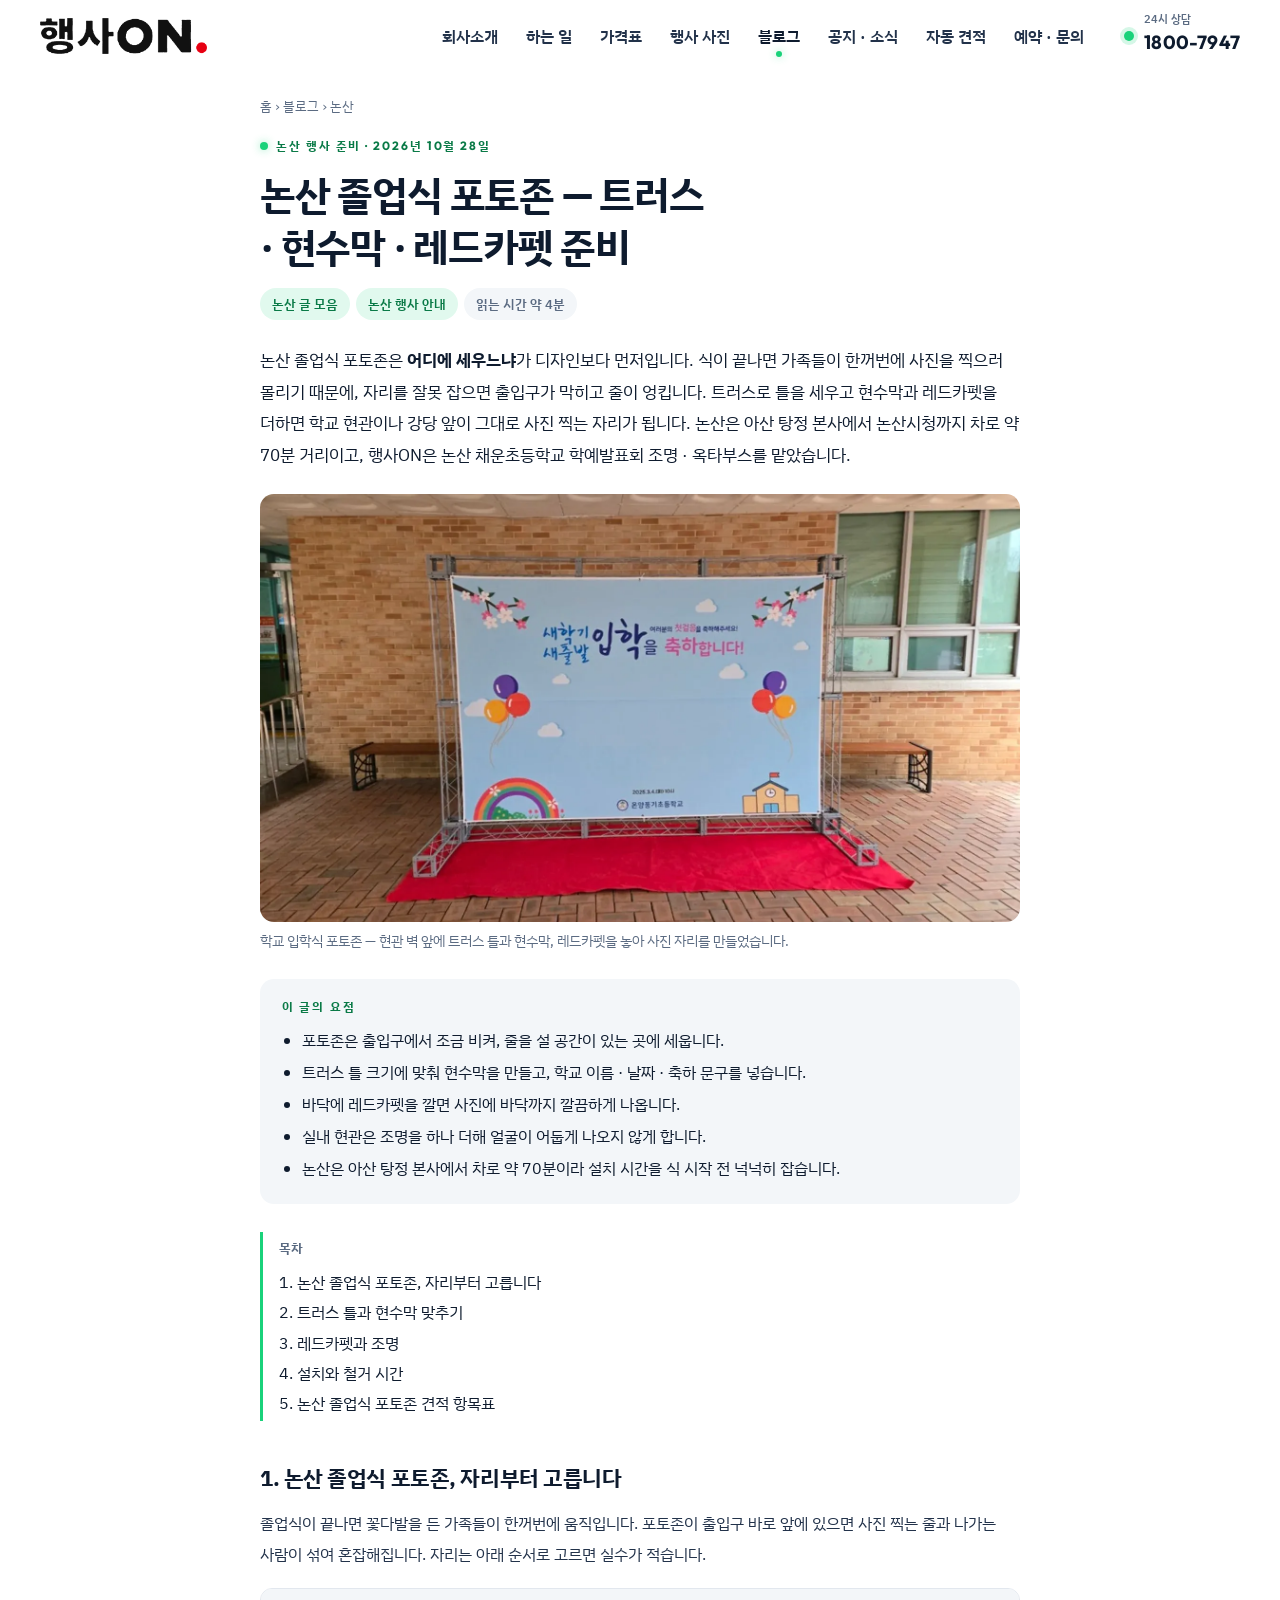
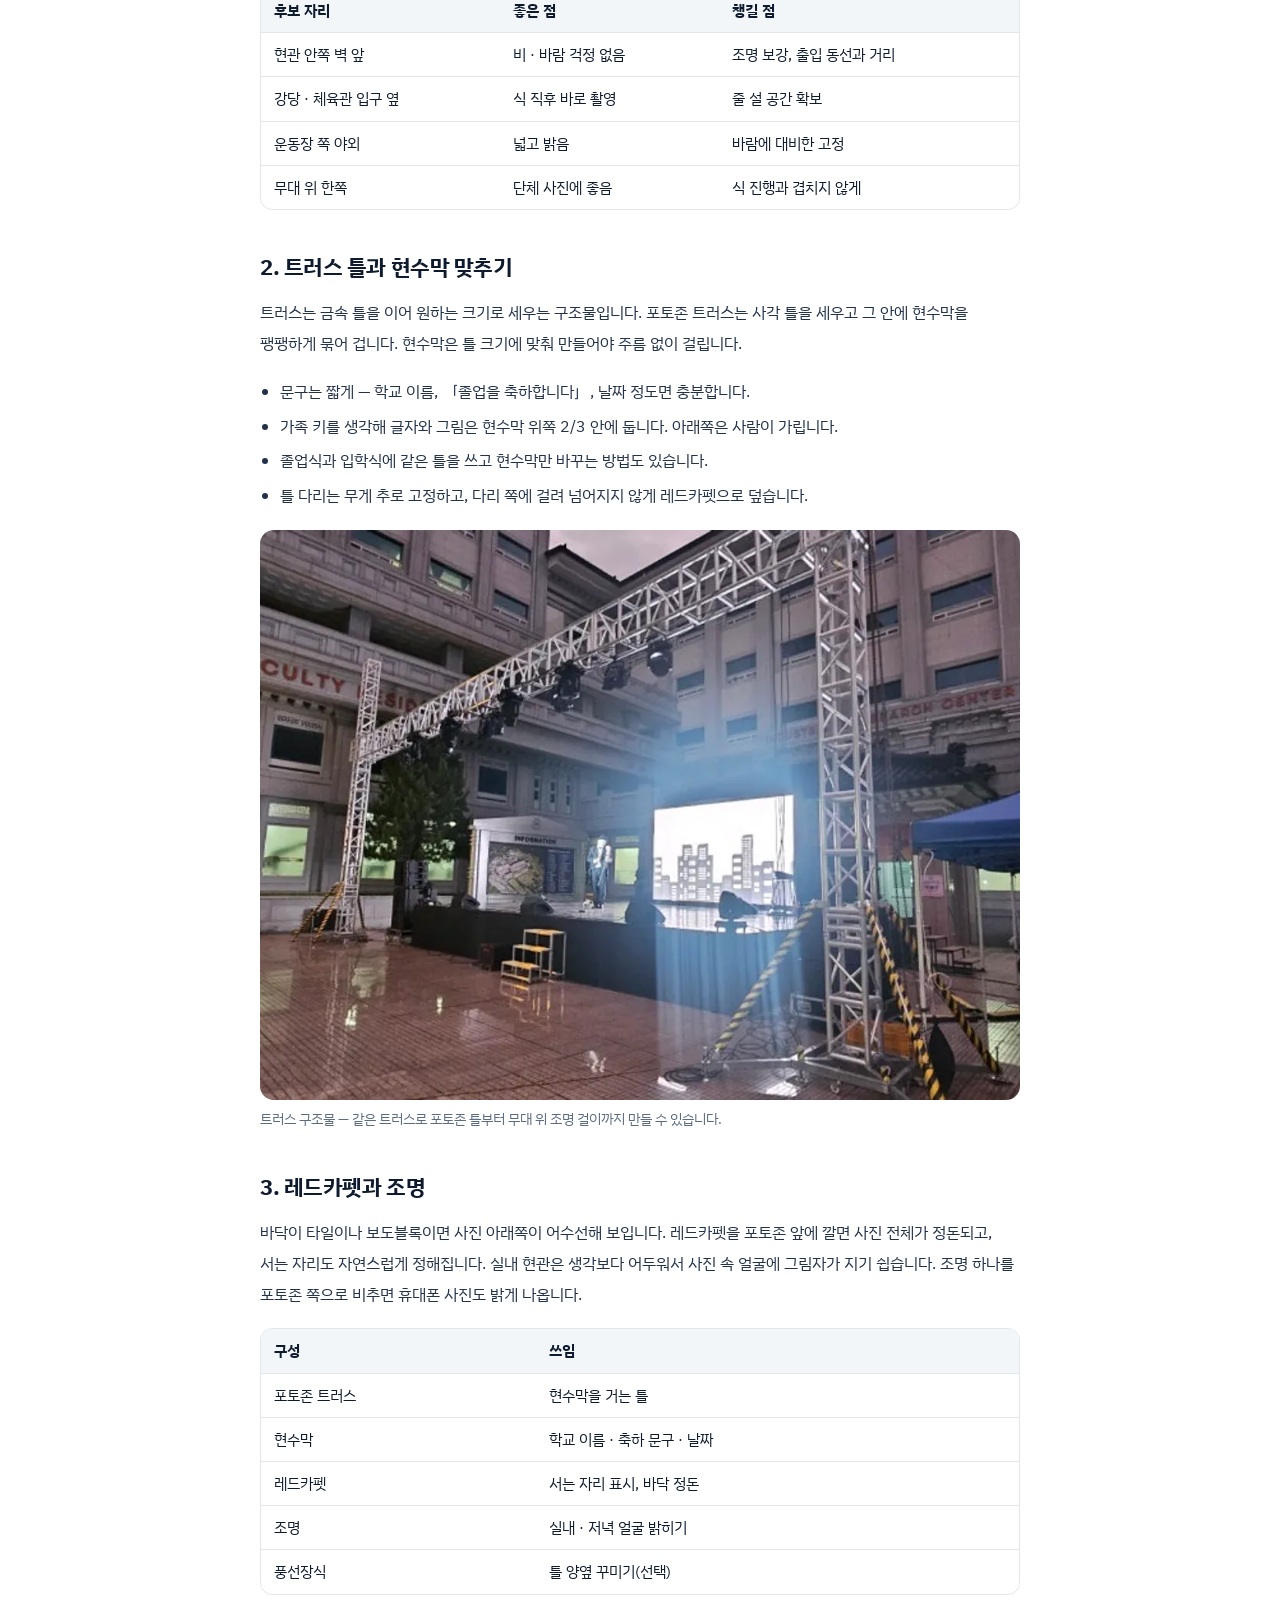
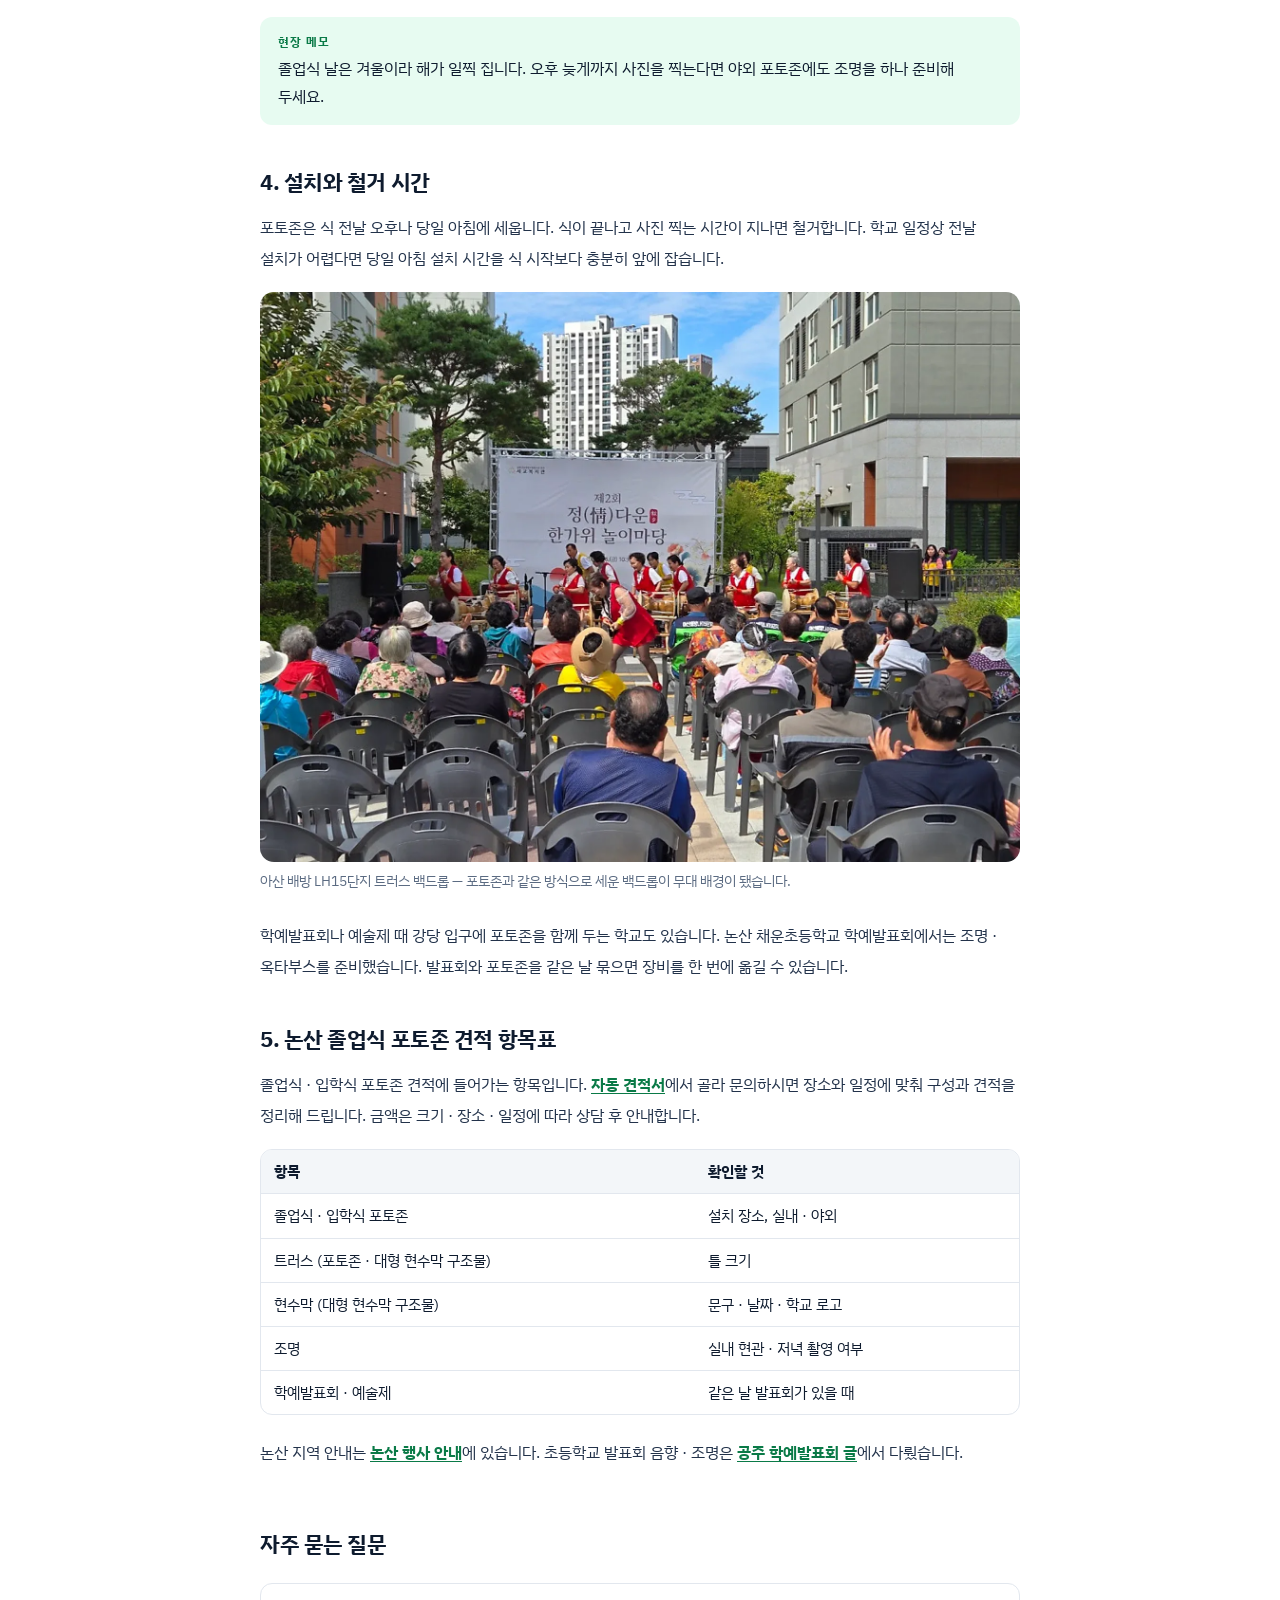
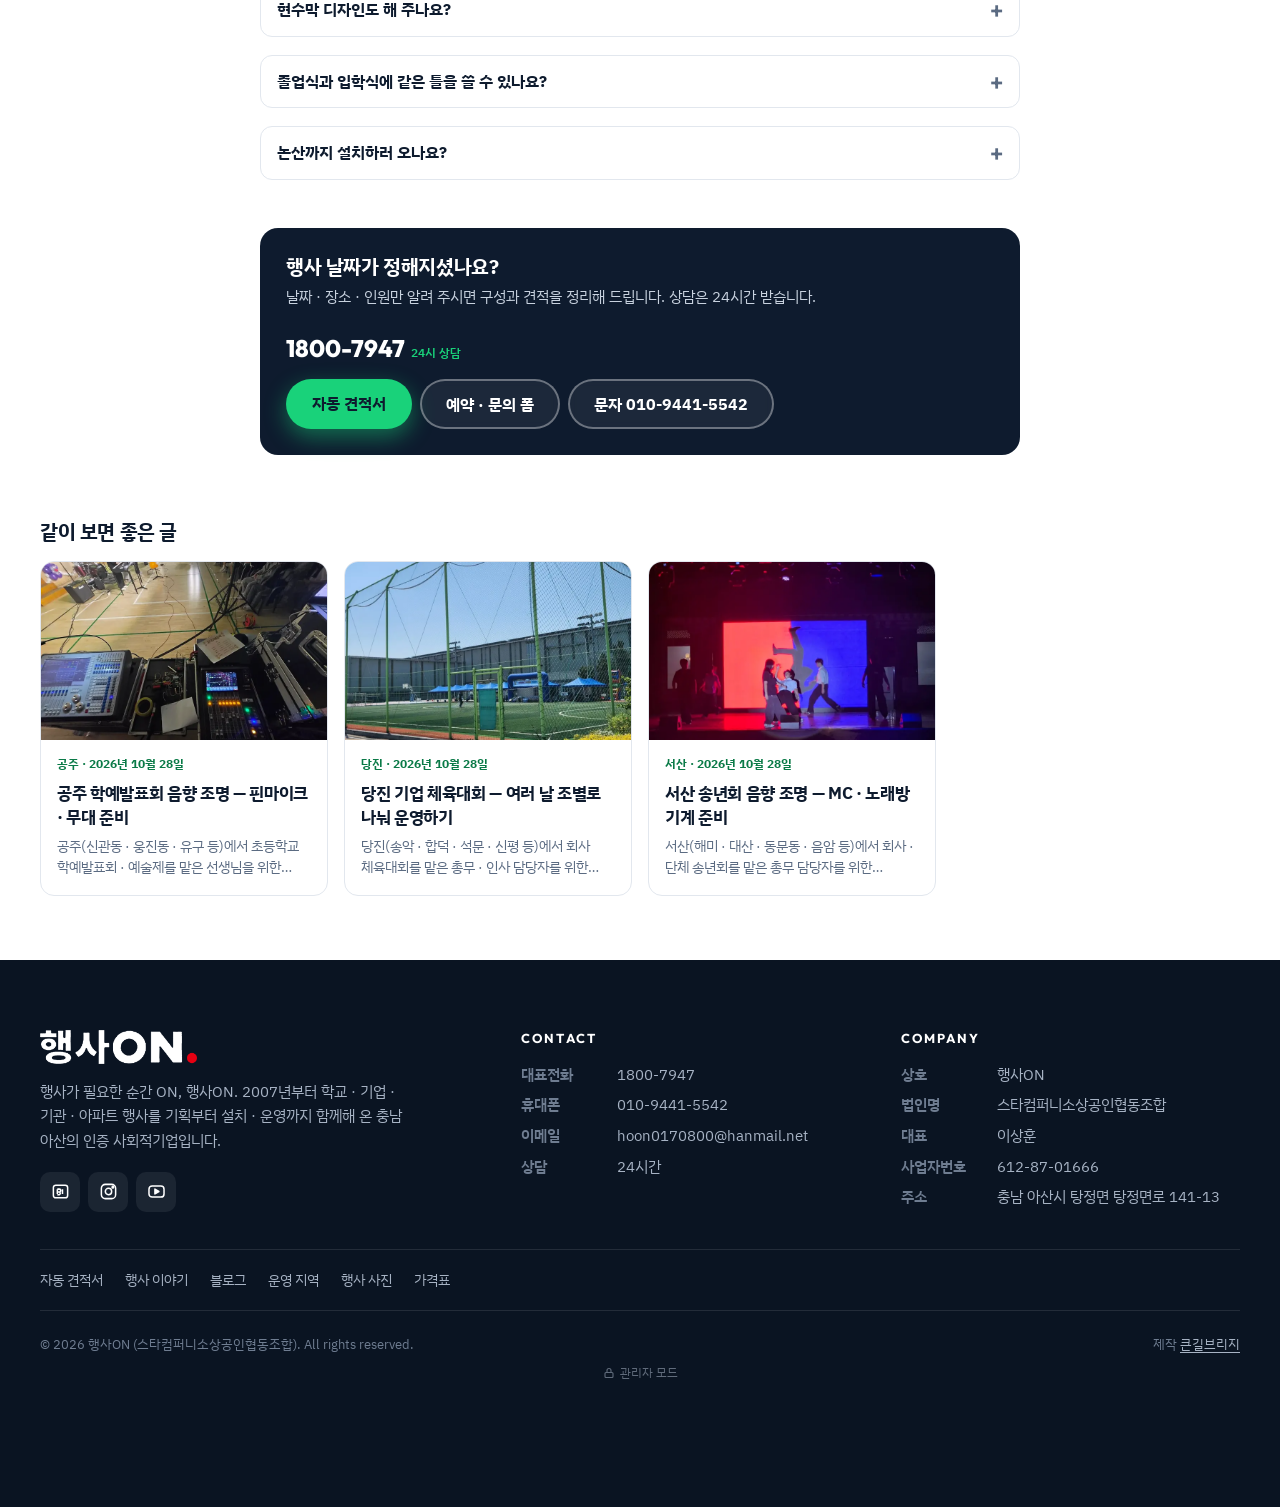
<file: blog/논산-졸업식-포토존-트러스-현수막-레드카펫-준비/index.html>
<!doctype html>
<html lang="ko">
<head>
<meta charset="utf-8">
<meta name="viewport" content="width=device-width,initial-scale=1,viewport-fit=cover">
<title>논산 졸업식 포토존 — 트러스 · 현수막 · 레드카펫 준비 | 행사ON</title>
<meta name="description" content="논산(강경 · 취암동 · 논산시청 일대 등)에서 졸업식 · 입학식을 준비하는 학교 선생님을 위한 글입니다. 논산 졸업식 포토존을 트러스로 만들 때 자리 고르기, 현수막 크기와 문구, 레드카펫 · 조명, 설치 · 철거 시간과 견적 항목을 정리했습니다.">
<meta name="robots" content="index,follow,max-image-preview:large">
<link rel="canonical" href="https://brizymedia.github.io/haengsaon/blog/%EB%85%BC%EC%82%B0-%EC%A1%B8%EC%97%85%EC%8B%9D-%ED%8F%AC%ED%86%A0%EC%A1%B4-%ED%8A%B8%EB%9F%AC%EC%8A%A4-%ED%98%84%EC%88%98%EB%A7%89-%EB%A0%88%EB%93%9C%EC%B9%B4%ED%8E%AB-%EC%A4%80%EB%B9%84/">
<meta name="theme-color" content="#0E1B2E">
<meta property="og:type" content="article">
<meta property="og:site_name" content="행사ON">
<meta property="og:locale" content="ko_KR">
<meta property="og:title" content="논산 졸업식 포토존 — 트러스 · 현수막 · 레드카펫 준비 | 행사ON">
<meta property="og:description" content="논산(강경 · 취암동 · 논산시청 일대 등)에서 졸업식 · 입학식을 준비하는 학교 선생님을 위한 글입니다. 논산 졸업식 포토존을 트러스로 만들 때 자리 고르기, 현수막 크기와 문구, 레드카펫 · 조명, 설치 · 철거 시간과 견적 항목을 정리했습니다.">
<meta property="og:url" content="https://brizymedia.github.io/haengsaon/blog/%EB%85%BC%EC%82%B0-%EC%A1%B8%EC%97%85%EC%8B%9D-%ED%8F%AC%ED%86%A0%EC%A1%B4-%ED%8A%B8%EB%9F%AC%EC%8A%A4-%ED%98%84%EC%88%98%EB%A7%89-%EB%A0%88%EB%93%9C%EC%B9%B4%ED%8E%AB-%EC%A4%80%EB%B9%84/">
<meta property="og:image" content="https://brizymedia.github.io/haengsaon/assets/img/p/truss-photo-1.webp">
<meta name="twitter:card" content="summary_large_image">
<meta name="geo.region" content="KR-44">
<meta name="geo.placename" content="아산시 탕정면">
<script type="application/ld+json">{"@context": "https://schema.org", "@type": "LocalBusiness", "@id": "https://brizymedia.github.io/haengsaon/#business", "name": "행사ON", "alternateName": ["스타컴퍼니", "스타컴퍼니소상공인협동조합"], "legalName": "스타컴퍼니소상공인협동조합", "slogan": "행사가 필요한 순간 ON, 행사ON", "url": "https://brizymedia.github.io/haengsaon/", "logo": "https://brizymedia.github.io/haengsaon/assets/img/logo-square.png", "image": "https://brizymedia.github.io/haengsaon/assets/img/og.jpg", "description": "2007년부터 음향 · 조명 · 무대 · 트러스 · LED, 천막 · 테이블 · 의자 렌탈, 에어바운스 · 물놀이, 학교 축제 · 체육대회, 기업행사, 아파트 주민축제를 기획부터 설치 · 운영까지 진행하는 충남 아산의 인증 사회적기업 행사 전문 회사.", "telephone": "+82-1800-7947", "email": "hoon0170800@hanmail.net", "taxID": "612-87-01666", "foundingDate": "2007", "founder": {"@type": "Person", "name": "이상훈"}, "address": {"@type": "PostalAddress", "streetAddress": "탕정면 탕정면로 141-13", "addressLocality": "아산시", "addressRegion": "충청남도", "addressCountry": "KR"}, "openingHoursSpecification": {"@type": "OpeningHoursSpecification", "dayOfWeek": ["Monday", "Tuesday", "Wednesday", "Thursday", "Friday", "Saturday", "Sunday"], "opens": "00:00", "closes": "23:59"}, "areaServed": [{"@type": "AdministrativeArea", "name": "아산시"}, {"@type": "AdministrativeArea", "name": "천안시"}, {"@type": "AdministrativeArea", "name": "당진시"}, {"@type": "AdministrativeArea", "name": "서산시"}, {"@type": "AdministrativeArea", "name": "예산군"}, {"@type": "AdministrativeArea", "name": "논산시"}, {"@type": "AdministrativeArea", "name": "공주시"}, {"@type": "AdministrativeArea", "name": "세종특별자치시"}, {"@type": "AdministrativeArea", "name": "충청남도"}], "sameAs": ["https://blog.naver.com/hoon0170800", "https://www.instagram.com/star5342011", "https://www.youtube.com/@스타컴퍼니-x3f"], "knowsAbout": ["학교 축제", "학교 체육대회", "학예발표회 음향 조명", "음향 렌탈", "조명 렌탈", "무대 트러스 LED", "천막 테이블 의자 렌탈", "에어바운스", "물놀이 행사", "아파트 주민축제", "플리마켓", "기업 체육대회", "송년회", "행사기획"]}</script>
<link rel="icon" href="../../assets/img/favicon.png" type="image/png">
<link rel="apple-touch-icon" href="../../assets/img/apple-touch-icon.png">
<link rel="preconnect" href="https://fonts.googleapis.com"><link rel="preconnect" href="https://fonts.gstatic.com" crossorigin>
<link href="https://fonts.googleapis.com/css2?family=IBM+Plex+Sans+KR:wght@400;500;600;700&family=Outfit:wght@600;700;800&display=swap" rel="stylesheet">
<link rel="stylesheet" href="../../assets/style.css?v=2">
<script defer src="https://www.ai-make.co.kr/stats/stats.js" data-site="haengsaon"></script>
<link rel="alternate" type="application/rss+xml" title="행사ON 행사 준비 블로그" href="https://brizymedia.github.io/haengsaon/rss.xml">
<meta property="article:published_time" content="2026-10-28">
<script type="application/ld+json">{"@context":"https://schema.org","@graph":[{"@type":"BreadcrumbList","itemListElement":[{"@type":"ListItem","position":1,"name":"홈","item":"https://brizymedia.github.io/haengsaon/"},{"@type":"ListItem","position":2,"name":"블로그","item":"https://brizymedia.github.io/haengsaon/blog/"},{"@type":"ListItem","position":3,"name":"논산 행사 준비","item":"https://brizymedia.github.io/haengsaon/blog/nonsan/"},{"@type":"ListItem","position":4,"name":"논산 졸업식 포토존 — 트러스 · 현수막 · 레드카펫 준비","item":"https://brizymedia.github.io/haengsaon/blog/%EB%85%BC%EC%82%B0-%EC%A1%B8%EC%97%85%EC%8B%9D-%ED%8F%AC%ED%86%A0%EC%A1%B4-%ED%8A%B8%EB%9F%AC%EC%8A%A4-%ED%98%84%EC%88%98%EB%A7%89-%EB%A0%88%EB%93%9C%EC%B9%B4%ED%8E%AB-%EC%A4%80%EB%B9%84/"}]},{"@type":"BlogPosting","@id":"https://brizymedia.github.io/haengsaon/blog/%EB%85%BC%EC%82%B0-%EC%A1%B8%EC%97%85%EC%8B%9D-%ED%8F%AC%ED%86%A0%EC%A1%B4-%ED%8A%B8%EB%9F%AC%EC%8A%A4-%ED%98%84%EC%88%98%EB%A7%89-%EB%A0%88%EB%93%9C%EC%B9%B4%ED%8E%AB-%EC%A4%80%EB%B9%84/","headline":"논산 졸업식 포토존 — 트러스 · 현수막 · 레드카펫 준비","description":"논산(강경 · 취암동 · 논산시청 일대 등)에서 졸업식 · 입학식을 준비하는 학교 선생님을 위한 글입니다. 논산 졸업식 포토존을 트러스로 만들 때 자리 고르기, 현수막 크기와 문구, 레드카펫 · 조명, 설치 · 철거 시간과 견적 항목을 정리했습니다.","image":["https://brizymedia.github.io/haengsaon/assets/img/p/truss-photo-1.webp","https://brizymedia.github.io/haengsaon/assets/img/p/stage-jw-6.webp","https://brizymedia.github.io/haengsaon/assets/img/p/apt-lh-1.webp"],"datePublished":"2026-10-28","dateModified":"2026-10-28","inLanguage":"ko","keywords":"논산 졸업식 포토존, 논산 입학식 포토존, 포토존 트러스, 졸업식 현수막 포토존","author":{"@type":"Organization","name":"행사ON","url":"https://brizymedia.github.io/haengsaon/"},"publisher":{"@id":"https://brizymedia.github.io/haengsaon/#business"},"mainEntityOfPage":{"@type":"WebPage","@id":"https://brizymedia.github.io/haengsaon/blog/%EB%85%BC%EC%82%B0-%EC%A1%B8%EC%97%85%EC%8B%9D-%ED%8F%AC%ED%86%A0%EC%A1%B4-%ED%8A%B8%EB%9F%AC%EC%8A%A4-%ED%98%84%EC%88%98%EB%A7%89-%EB%A0%88%EB%93%9C%EC%B9%B4%ED%8E%AB-%EC%A4%80%EB%B9%84/"},"spatialCoverage":{"@type":"Place","name":"충청남도 논산시"}},{"@type":"FAQPage","@id":"https://brizymedia.github.io/haengsaon/blog/%EB%85%BC%EC%82%B0-%EC%A1%B8%EC%97%85%EC%8B%9D-%ED%8F%AC%ED%86%A0%EC%A1%B4-%ED%8A%B8%EB%9F%AC%EC%8A%A4-%ED%98%84%EC%88%98%EB%A7%89-%EB%A0%88%EB%93%9C%EC%B9%B4%ED%8E%AB-%EC%A4%80%EB%B9%84/#faq","mainEntity":[{"@type":"Question","name":"현수막 디자인도 해 주나요?","acceptedAnswer":{"@type":"Answer","text":"학교 이름 · 문구 · 날짜를 알려 주시면 트러스 틀 크기에 맞는 현수막을 함께 상담합니다. 학교 로고 파일이 있으면 미리 보내 주세요."}},{"@type":"Question","name":"졸업식과 입학식에 같은 틀을 쓸 수 있나요?","acceptedAnswer":{"@type":"Answer","text":"날짜가 가깝다면 틀은 그대로 두고 현수막만 바꾸는 방법을 상담할 수 있습니다. 학교 공간 사정을 먼저 확인합니다."}},{"@type":"Question","name":"논산까지 설치하러 오나요?","acceptedAnswer":{"@type":"Answer","text":"논산은 운영 지역입니다. 아산 탕정 본사에서 논산시청까지 차로 약 70분이라 식 시작 전에 설치를 마치도록 출발 시간을 정합니다."}}]}]}</script>
<style>.bl-crumb{width:min(1200px,100% - 40px);margin:0 auto;padding:22px 0 0;font-size:13px;color:var(--mute)}
.bl-crumb.narrow{width:min(760px,100% - 40px)}.bl-crumb a:hover{color:var(--on-ink)}
.bl-art{width:min(760px,100% - 40px);margin:0 auto;padding:14px 0 56px}
.bl .eyebrow2{display:inline-flex;align-items:center;gap:8px;font-family:var(--en);font-size:12px;font-weight:700;letter-spacing:.16em;color:var(--on-ink);margin:0 0 12px;text-transform:uppercase}
.bl .eyebrow2::before{content:"";width:8px;height:8px;border-radius:50%;background:var(--on);box-shadow:0 0 8px var(--glow)}
.bl h1{font-size:clamp(26px,4.2vw,40px);line-height:1.3;letter-spacing:-.03em;margin:0 0 16px;font-weight:700;color:var(--ink);text-wrap:balance}
.bl .meta{display:flex;flex-wrap:wrap;gap:6px;margin:0 0 24px}
.bl .meta a,.bl .meta span{font-size:13px;font-weight:600;padding:5px 12px;border-radius:999px;background:var(--soft);color:var(--mute)}
.bl .meta a{background:rgba(25,210,122,.13);color:var(--on-ink)}.bl .meta a:hover{background:rgba(25,210,122,.22)}
.bl .lead{font-size:17px;line-height:1.85;color:var(--ink);margin:0 0 24px}.bl .lead a{color:var(--on-ink);font-weight:700;text-decoration:underline}
.bl figure{margin:0 0 28px}.bl figure img{width:100%;height:auto;aspect-ratio:4/3;object-fit:cover;border-radius:14px;background:var(--soft)}
.bl figure.cover img{aspect-ratio:16/9}
.bl figcaption{font-size:13.5px;color:var(--mute);margin-top:8px;line-height:1.6}
.bl .points{background:var(--soft);border-radius:14px;padding:18px 22px;margin:0 0 28px}
.bl .points b{display:block;font-family:var(--en);font-size:12px;letter-spacing:.18em;color:var(--on-ink);margin-bottom:8px}
.bl .points ul,.bl .body ul{list-style:disc;padding-left:20px}.bl .body ol{list-style:decimal;padding-left:20px}
.bl .points li{line-height:1.75;margin:4px 0;color:var(--ink)}
.bl .toc{border-left:3px solid var(--on);padding:2px 0 2px 16px;margin:0 0 36px}
.bl .toc b{font-size:13px;color:var(--mute)}.bl .toc ol{margin:6px 0 0}.bl .toc li{line-height:1.9}.bl .toc a:hover{color:var(--on-ink)}
.bl .body h2,.bl .faq h2{font-size:22px;line-height:1.4;letter-spacing:-.02em;margin:42px 0 14px;font-weight:700;color:var(--ink);scroll-margin-top:calc(var(--hd) + 16px);text-wrap:balance}
.bl .body p,.bl .faq p{font-size:16px;line-height:1.95;color:var(--ink2);margin:0 0 18px}
.bl .body ul,.bl .body ol{margin:0 0 20px;color:var(--ink2)}.bl .body li{line-height:1.85;margin:5px 0}
.bl .body b{color:var(--ink)}.bl .body a,.bl .faq a{color:var(--on-ink);font-weight:700;text-decoration:underline;text-underline-offset:3px}
.bl .tbl{overflow-x:auto;margin:0 0 22px;border:1px solid var(--line);border-radius:12px;background:#fff}
.bl table{border-collapse:collapse;width:100%;font-size:14.5px;min-width:520px}
.bl th,.bl td{padding:10px 13px;text-align:left;vertical-align:top;border-bottom:1px solid var(--line);line-height:1.6}
.bl th{background:var(--soft);font-weight:700;white-space:nowrap;color:var(--ink)}.bl tbody tr:last-child td{border-bottom:0}
.bl .tip{background:rgba(25,210,122,.1);border-radius:12px;padding:14px 18px;margin:0 0 22px;font-size:15.5px;line-height:1.8;color:var(--ink)}
.bl .tip::before{content:'현장 메모';display:block;font-size:12px;font-weight:700;letter-spacing:.08em;color:var(--on-ink);margin-bottom:3px}
.bl .faq details{background:#fff;border:1px solid var(--line);border-radius:12px;margin:0 0 8px;padding:0 16px}
.bl .faq summary{cursor:pointer;font-weight:700;padding:13px 0;line-height:1.6;color:var(--ink)}.bl .faq details p{margin:0 0 14px}
.bl .src{margin-top:32px;font-size:13.5px;color:var(--mute);line-height:1.7}.bl .src ul{list-style:disc;padding-left:18px;margin:6px 0 0}.bl .src a{text-decoration:underline}
.bl .bcta{background:var(--ink);color:#fff;border-radius:18px;padding:26px;margin-top:40px;display:flex;flex-wrap:wrap;gap:18px;align-items:center;justify-content:space-between}
.bl .bcta h3{margin:0 0 5px;font-size:20px;letter-spacing:-.02em}.bl .bcta p{margin:0;color:#C8D2DF;font-size:14.5px;line-height:1.7}
.bl .bcta .num{font-family:var(--en);font-weight:800;font-size:24px;color:#fff;display:block;margin-bottom:10px}.bl .bcta .num small{font:600 12px var(--kr);color:var(--on);margin-left:6px}
.bl .bcta .btns{display:flex;gap:8px;flex-wrap:wrap}
.bl .bcta .btn-ghost{color:#fff;border-color:rgba(255,255,255,.35)}
.bl-more{width:min(1200px,100% - 40px);margin:0 auto;padding:8px 0 64px}.bl-more h2{font-size:20px;margin:0 0 16px;color:var(--ink)}
.bl-wrap{width:min(1200px,100% - 40px);margin:0 auto;padding:18px 0 64px}
.bl .cards{display:grid;grid-template-columns:repeat(auto-fill,minmax(260px,1fr));gap:16px}
.bl .card{display:block;background:#fff;border:1px solid var(--line);border-radius:14px;overflow:hidden;transition:transform .35s,box-shadow .35s}
.bl .card:hover{transform:translateY(-4px);box-shadow:var(--sh)}
.bl .card img{width:100%;height:auto;aspect-ratio:16/10;object-fit:cover;background:var(--soft)}
.bl .card .in{padding:14px 16px 17px}.bl .card .r{font-size:12px;font-weight:700;color:var(--on-ink);margin-bottom:6px}
.bl .card .t{font-size:16.5px;font-weight:700;line-height:1.45;letter-spacing:-.02em;color:var(--ink)}
.bl .card .s{font-size:13.5px;color:var(--mute);line-height:1.6;margin-top:6px;display:-webkit-box;-webkit-line-clamp:2;-webkit-box-orient:vertical;overflow:hidden}
.bl .chips{display:flex;flex-wrap:wrap;gap:7px;margin:0 0 28px}
.bl .chips a{font-size:14px;font-weight:600;padding:8px 14px;border-radius:999px;background:#fff;border:1px solid var(--line);color:var(--ink2)}
.bl .chips a[aria-current]{background:var(--ink);color:#fff;border-color:var(--ink)}.bl .chips small{font-weight:600;margin-left:4px;opacity:.6}
.bl .pager{display:flex;gap:7px;justify-content:center;margin-top:32px}
.bl .pager a,.bl .pager span{padding:8px 14px;border-radius:8px;border:1px solid var(--line);font-weight:700;font-size:14px;background:#fff}.bl .pager span{background:var(--ink);color:#fff}
.bl .empty{background:#fff;border:1px dashed var(--line);border-radius:14px;padding:22px;color:var(--mute);line-height:1.8;margin-bottom:24px}
.bl a:focus-visible,.bl summary:focus-visible{outline:2px solid var(--on);outline-offset:3px;border-radius:4px}
@media (max-width:640px){.bl .bcta{padding:22px 18px}.bl .lead{font-size:16px}}
@media (prefers-reduced-motion:reduce){.bl .card{transition:none}.bl .card:hover{transform:none}}</style>
</head>
<body>
<header class="hd" id="hd">
  <div class="wrap">
    <a class="logo" href="../../index.html" aria-label="행사ON 홈"><img src="../../assets/img/logo.png" alt="행사ON" width="185" height="40"></a>
    <nav class="menu" aria-label="주 메뉴"><a href="../../about.html">회사소개</a><a href="../../service.html">하는 일</a><a href="../../price.html">가격표</a><a href="../../portfolio.html">행사 사진</a><a href="../../blog/" class="act" aria-current="page">블로그</a><a href="../../notice.html">공지 · 소식</a><a href="../../quote.html">자동 견적</a><a href="../../contact.html">예약 · 문의</a></nav>
    <a class="tel" href="tel:1800-7947"><span class="dot" aria-hidden="true"></span><span><small>24시 상담</small>1800-7947</span></a>
    <button class="burger" id="burger" aria-label="메뉴 열기" aria-expanded="false" aria-controls="sheet"><i></i></button>
  </div>
</header>
<div class="sheet" id="sheet" aria-label="모바일 메뉴">
  <div class="head">
    <a href="../../index.html" aria-label="행사ON 홈"><img src="../../assets/img/logo.png" alt="행사ON" width="185" height="40"></a>
    <button class="x" aria-label="메뉴 닫기"><svg viewBox="0 0 24 24" fill="none" stroke="currentColor" stroke-width="2" stroke-linecap="round"><path d="M6 6l12 12M18 6L6 18"/></svg></button>
  </div>
  <nav><a href="../../index.html">홈<small>HOME</small></a><a href="../../about.html">회사소개<small>ABOUT</small></a><a href="../../service.html">하는 일<small>SERVICE</small></a><a href="../../price.html">가격표<small>PRICE</small></a><a href="../../portfolio.html">행사 사진<small>WORKS</small></a><a href="../../blog/">블로그<small>BLOG</small></a><a href="../../notice.html">공지 · 소식<small>NEWS</small></a><a href="../../quote.html">자동 견적서<small>QUOTE</small></a><a href="../../stories/index.html">행사 이야기<small>STORIES</small></a><a href="../../areas/index.html">운영 지역<small>AREAS</small></a><a href="../../contact.html">예약 · 문의<small>CONTACT</small></a></nav>
  <div class="foot">
    <span>행사ON (법인 스타컴퍼니소상공인협동조합) · 대표 이상훈<br>충남 아산시 탕정면 탕정면로 141-13 · 24시 상담</span>
    <a class="btn btn-on" href="tel:1800-7947"><svg viewBox="0 0 24 24" fill="none" stroke="currentColor" stroke-width="1.9" stroke-linecap="round" stroke-linejoin="round"><path d="M5 4h4l2 5-2.5 1.5a11 11 0 0 0 5 5L15 13l5 2v4a2 2 0 0 1-2 2A16 16 0 0 1 3 6a2 2 0 0 1 2-2z"/></svg>1800-7947 전화 상담</a>
  </div>
</div>
<main id="top" class="bl">
<div class="bl-crumb narrow"><a href="../../index.html">홈</a> › <a href="../../blog/">블로그</a> › <a href="../../blog/nonsan/">논산</a></div>
<article class="bl-art">
  <p class="eyebrow2">논산 행사 준비 · 2026년 10월 28일</p>
  <h1>논산 졸업식 포토존 — 트러스 · 현수막 · 레드카펫 준비</h1>
  <div class="meta">
    <a href="../../blog/nonsan/">논산 글 모음</a>
    <a href="../../areas/nonsan.html">논산 행사 안내</a>
    <span>읽는 시간 약 4분</span>
  </div>
  <p class="lead">논산 졸업식 포토존은 <b>어디에 세우느냐</b>가 디자인보다 먼저입니다. 식이 끝나면 가족들이 한꺼번에 사진을 찍으러 몰리기 때문에, 자리를 잘못 잡으면 출입구가 막히고 줄이 엉킵니다. 트러스로 틀을 세우고 현수막과 레드카펫을 더하면 학교 현관이나 강당 앞이 그대로 사진 찍는 자리가 됩니다. 논산은 아산 탕정 본사에서 논산시청까지 차로 약 70분 거리이고, 행사ON은 논산 채운초등학교 학예발표회 조명 · 옥타부스를 맡았습니다.</p>
  <figure class="cover">
    <img src="../../assets/img/p/truss-photo-1.webp" alt="학교 현관 앞에 사각 트러스 틀을 세우고 입학 축하 현수막을 건 포토존, 바닥에 빨간 카펫" fetchpriority="high" decoding="async" width="1600" height="900">
    <figcaption>학교 입학식 포토존 — 현관 벽 앞에 트러스 틀과 현수막, 레드카펫을 놓아 사진 자리를 만들었습니다.</figcaption>
  </figure>
  <div class="points"><b>이 글의 요점</b><ul><li>포토존은 출입구에서 조금 비켜, 줄을 설 공간이 있는 곳에 세웁니다.</li><li>트러스 틀 크기에 맞춰 현수막을 만들고, 학교 이름 · 날짜 · 축하 문구를 넣습니다.</li><li>바닥에 레드카펫을 깔면 사진에 바닥까지 깔끔하게 나옵니다.</li><li>실내 현관은 조명을 하나 더해 얼굴이 어둡게 나오지 않게 합니다.</li><li>논산은 아산 탕정 본사에서 차로 약 70분이라 설치 시간을 식 시작 전 넉넉히 잡습니다.</li></ul></div>
  <nav class="toc" aria-label="목차"><b>목차</b><ol><li><a href="#s1">1. 논산 졸업식 포토존, 자리부터 고릅니다</a></li><li><a href="#s2">2. 트러스 틀과 현수막 맞추기</a></li><li><a href="#s3">3. 레드카펫과 조명</a></li><li><a href="#s4">4. 설치와 철거 시간</a></li><li><a href="#s5">5. 논산 졸업식 포토존 견적 항목표</a></li></ol></nav>
  <div class="body">
<h2 id="s1">1. 논산 졸업식 포토존, 자리부터 고릅니다</h2>
<p>졸업식이 끝나면 꽃다발을 든 가족들이 한꺼번에 움직입니다. 포토존이 출입구 바로 앞에 있으면 사진 찍는 줄과 나가는 사람이 섞여 혼잡해집니다. 자리는 아래 순서로 고르면 실수가 적습니다.</p>
<div class="tbl"><table><thead><tr><th scope="col">후보 자리</th><th scope="col">좋은 점</th><th scope="col">챙길 점</th></tr></thead><tbody><tr><td>현관 안쪽 벽 앞</td><td>비 · 바람 걱정 없음</td><td>조명 보강, 출입 동선과 거리</td></tr><tr><td>강당 · 체육관 입구 옆</td><td>식 직후 바로 촬영</td><td>줄 설 공간 확보</td></tr><tr><td>운동장 쪽 야외</td><td>넓고 밝음</td><td>바람에 대비한 고정</td></tr><tr><td>무대 위 한쪽</td><td>단체 사진에 좋음</td><td>식 진행과 겹치지 않게</td></tr></tbody></table></div>
<h2 id="s2">2. 트러스 틀과 현수막 맞추기</h2>
<p>트러스는 금속 틀을 이어 원하는 크기로 세우는 구조물입니다. 포토존 트러스는 사각 틀을 세우고 그 안에 현수막을 팽팽하게 묶어 겁니다. 현수막은 틀 크기에 맞춰 만들어야 주름 없이 걸립니다.</p>
<ul><li>문구는 짧게 — 학교 이름, 「졸업을 축하합니다」, 날짜 정도면 충분합니다.</li><li>가족 키를 생각해 글자와 그림은 현수막 위쪽 2/3 안에 둡니다. 아래쪽은 사람이 가립니다.</li><li>졸업식과 입학식에 같은 틀을 쓰고 현수막만 바꾸는 방법도 있습니다.</li><li>틀 다리는 무게 추로 고정하고, 다리 쪽에 걸려 넘어지지 않게 레드카펫으로 덮습니다.</li></ul>
<figure>
    <img src="../../assets/img/p/stage-jw-6.webp" alt="건물 앞 야외에 세운 트러스 무대와 LED 화면, 옆에 파란 천막이 있는 저녁 행사장" loading="lazy" decoding="async" width="1200" height="900">
    <figcaption>트러스 구조물 — 같은 트러스로 포토존 틀부터 무대 위 조명 걸이까지 만들 수 있습니다.</figcaption>
  </figure>
<h2 id="s3">3. 레드카펫과 조명</h2>
<p>바닥이 타일이나 보도블록이면 사진 아래쪽이 어수선해 보입니다. 레드카펫을 포토존 앞에 깔면 사진 전체가 정돈되고, 서는 자리도 자연스럽게 정해집니다. 실내 현관은 생각보다 어두워서 사진 속 얼굴에 그림자가 지기 쉽습니다. 조명 하나를 포토존 쪽으로 비추면 휴대폰 사진도 밝게 나옵니다.</p>
<div class="tbl"><table><thead><tr><th scope="col">구성</th><th scope="col">쓰임</th></tr></thead><tbody><tr><td>포토존 트러스</td><td>현수막을 거는 틀</td></tr><tr><td>현수막</td><td>학교 이름 · 축하 문구 · 날짜</td></tr><tr><td>레드카펫</td><td>서는 자리 표시, 바닥 정돈</td></tr><tr><td>조명</td><td>실내 · 저녁 얼굴 밝히기</td></tr><tr><td>풍선장식</td><td>틀 양옆 꾸미기(선택)</td></tr></tbody></table></div>
<div class="tip">졸업식 날은 겨울이라 해가 일찍 집니다. 오후 늦게까지 사진을 찍는다면 야외 포토존에도 조명을 하나 준비해 두세요.</div>
<h2 id="s4">4. 설치와 철거 시간</h2>
<p>포토존은 식 전날 오후나 당일 아침에 세웁니다. 식이 끝나고 사진 찍는 시간이 지나면 철거합니다. 학교 일정상 전날 설치가 어렵다면 당일 아침 설치 시간을 식 시작보다 충분히 앞에 잡습니다.</p>
<figure>
    <img src="../../assets/img/p/apt-lh-1.webp" alt="아파트 단지 안 트러스 백드롭 무대 앞에서 장구 공연이 열리고 주민들이 의자에 앉아 보는 모습" loading="lazy" decoding="async" width="1200" height="900">
    <figcaption>아산 배방 LH15단지 트러스 백드롭 — 포토존과 같은 방식으로 세운 백드롭이 무대 배경이 됐습니다.</figcaption>
  </figure>
<p>학예발표회나 예술제 때 강당 입구에 포토존을 함께 두는 학교도 있습니다. 논산 채운초등학교 학예발표회에서는 조명 · 옥타부스를 준비했습니다. 발표회와 포토존을 같은 날 묶으면 장비를 한 번에 옮길 수 있습니다.</p>
<h2 id="s5">5. 논산 졸업식 포토존 견적 항목표</h2>
<p>졸업식 · 입학식 포토존 견적에 들어가는 항목입니다. <a href="../../quote.html">자동 견적서</a>에서 골라 문의하시면 장소와 일정에 맞춰 구성과 견적을 정리해 드립니다. 금액은 크기 · 장소 · 일정에 따라 상담 후 안내합니다.</p>
<div class="tbl"><table><thead><tr><th scope="col">항목</th><th scope="col">확인할 것</th></tr></thead><tbody><tr><td>졸업식 · 입학식 포토존</td><td>설치 장소, 실내 · 야외</td></tr><tr><td>트러스 (포토존 · 대형 현수막 구조물)</td><td>틀 크기</td></tr><tr><td>현수막 (대형 현수막 구조물)</td><td>문구 · 날짜 · 학교 로고</td></tr><tr><td>조명</td><td>실내 현관 · 저녁 촬영 여부</td></tr><tr><td>학예발표회 · 예술제</td><td>같은 날 발표회가 있을 때</td></tr></tbody></table></div>
<p>논산 지역 안내는 <a href="../../areas/nonsan.html">논산 행사 안내</a>에 있습니다. 초등학교 발표회 음향 · 조명은 <a href="../../blog/공주-학예발표회-음향-조명-핀마이크-무대-준비/">공주 학예발표회 글</a>에서 다뤘습니다.</p>
  </div>
  <section class="faq" id="faq"><h2>자주 묻는 질문</h2><details><summary>현수막 디자인도 해 주나요?</summary><p>학교 이름 · 문구 · 날짜를 알려 주시면 트러스 틀 크기에 맞는 현수막을 함께 상담합니다. 학교 로고 파일이 있으면 미리 보내 주세요.</p></details><details><summary>졸업식과 입학식에 같은 틀을 쓸 수 있나요?</summary><p>날짜가 가깝다면 틀은 그대로 두고 현수막만 바꾸는 방법을 상담할 수 있습니다. 학교 공간 사정을 먼저 확인합니다.</p></details><details><summary>논산까지 설치하러 오나요?</summary><p>논산은 운영 지역입니다. 아산 탕정 본사에서 논산시청까지 차로 약 70분이라 식 시작 전에 설치를 마치도록 출발 시간을 정합니다.</p></details></section>
  
  <div class="bcta">
    <div><h3>행사 날짜가 정해지셨나요?</h3><p>날짜 · 장소 · 인원만 알려 주시면 구성과 견적을 정리해 드립니다. 상담은 24시간 받습니다.</p></div>
    <div><a class="num" href="tel:1800-7947">1800-7947<small>24시 상담</small></a><div class="btns"><a class="btn btn-on" href="../../quote.html">자동 견적서</a><a class="btn btn-ghost" href="../../contact.html">예약 · 문의 폼</a><a class="btn btn-ghost" href="sms:010-9441-5542">문자 010-9441-5542</a></div></div>
  </div>
</article>
<section class="bl-more"><h2>같이 보면 좋은 글</h2><div class="cards"><a class="card" href="../../blog/%EA%B3%B5%EC%A3%BC-%ED%95%99%EC%98%88%EB%B0%9C%ED%91%9C%ED%9A%8C-%EC%9D%8C%ED%96%A5-%EC%A1%B0%EB%AA%85-%ED%95%80%EB%A7%88%EC%9D%B4%ED%81%AC-%EB%AC%B4%EB%8C%80-%EC%A4%80%EB%B9%84/">
      <img src="../../assets/img/t/school-bb-1.webp" alt="체육관 바닥 운영석에 조명 콘솔과 디지털 믹서를 놓고 앞쪽에 드럼과 키보드 무대가 보이는 모습" loading="lazy" decoding="async" width="800" height="500">
      <div class="in"><div class="r">공주 · 2026년 10월 28일</div><div class="t">공주 학예발표회 음향 조명 — 핀마이크 · 무대 준비</div><div class="s">공주(신관동 · 웅진동 · 유구 등)에서 초등학교 학예발표회 · 예술제를 맡은 선생님을 위한 글입니다. 공주 학예발표회 음향 조명 준비에서 핀마이크와 핸드 마이크 나누기, 무대막 · 풍선장식, 학년별 순서표와 견적 항목을 정리했습니다.</div></div>
    </a>
<a class="card" href="../../blog/%EB%8B%B9%EC%A7%84-%EA%B8%B0%EC%97%85-%EC%B2%B4%EC%9C%A1%EB%8C%80%ED%9A%8C-%EC%97%AC%EB%9F%AC-%EB%82%A0-%EC%A1%B0%EB%B3%84-%EC%9A%B4%EC%98%81-%EC%A4%80%EB%B9%84/">
      <img src="../../assets/img/t/corp-dk-12.webp" alt="공장 옆 인조잔디 구장 둘레에 파란 천막과 에어 아치를 세운 체육대회장을 펜스 밖에서 본 모습" loading="lazy" decoding="async" width="800" height="500">
      <div class="in"><div class="r">당진 · 2026년 10월 28일</div><div class="t">당진 기업 체육대회 — 여러 날 조별로 나눠 운영하기</div><div class="s">당진(송악 · 합덕 · 석문 · 신평 등)에서 회사 체육대회를 맡은 총무 · 인사 담당자를 위한 글입니다. 공장을 멈추지 않고 하루 한 조씩 여러 날 여는 당진 기업 체육대회의 일정 짜기, 날마다 다시 확인할 것, MC · 장비 구성과 견적 항목을 정리했습니다.</div></div>
    </a>
<a class="card" href="../../blog/%EC%84%9C%EC%82%B0-%EC%86%A1%EB%85%84%ED%9A%8C-%EC%9D%8C%ED%96%A5-%EC%A1%B0%EB%AA%85-mc-%EB%85%B8%EB%9E%98%EB%B0%A9-%EA%B8%B0%EA%B3%84-%EC%A4%80%EB%B9%84/">
      <img src="../../assets/img/t/stage-jw-0.webp" alt="빨강과 파랑으로 나뉜 LED 화면 앞에서 퍼포먼스 공연이 열리고 위쪽 트러스에 조명이 달린 어두운 무대" loading="lazy" decoding="async" width="800" height="500">
      <div class="in"><div class="r">서산 · 2026년 10월 28일</div><div class="t">서산 송년회 음향 조명 — MC · 노래방 기계 준비</div><div class="s">서산(해미 · 대산 · 동문동 · 음암 등)에서 회사 · 단체 송년회를 맡은 총무 담당자를 위한 글입니다. 서산 송년회 음향 조명을 준비할 때 연회장 확인, 식순과 MC, 노래방 기계 · 포토존, 견적 항목을 정리했습니다.</div></div>
    </a></div></section>
</main>
<footer class="ft">
  <div class="wrap">
    <div class="top">
      <div>
        <a class="logo" href="../../index.html" aria-label="행사ON 홈"><img src="../../assets/img/logo-white.png" alt="행사ON" width="185" height="40"></a>
        <p>행사가 필요한 순간 ON, 행사ON. 2007년부터 학교 · 기업 · 기관 · 아파트 행사를 기획부터 설치 · 운영까지 함께해 온 충남 아산의 인증 사회적기업입니다.</p>
        <div class="sns">
          <a href="https://blog.naver.com/hoon0170800" target="_blank" rel="noopener" aria-label="네이버 블로그"><svg viewBox="0 0 24 24" fill="none" stroke="currentColor" stroke-width="1.9" stroke-linejoin="round"><rect x="3" y="4" width="18" height="16" rx="3"/><path d="M8 9v6M8 9h2.5a1.8 1.8 0 0 1 0 3.6H8m2.5 0a1.8 1.8 0 0 1 0 3.4H8M14.5 9v6"/></svg></a>
          <a href="https://www.instagram.com/star5342011" target="_blank" rel="noopener" aria-label="인스타그램"><svg viewBox="0 0 24 24" fill="none" stroke="currentColor" stroke-width="1.9"><rect x="3" y="3" width="18" height="18" rx="5"/><circle cx="12" cy="12" r="4"/><circle cx="17.5" cy="6.5" r="1" fill="currentColor"/></svg></a>
          <a href="https://www.youtube.com/@%EC%8A%A4%ED%83%80%EC%BB%B4%ED%8D%BC%EB%8B%88-x3f" target="_blank" rel="noopener" aria-label="유튜브"><svg viewBox="0 0 24 24" fill="none" stroke="currentColor" stroke-width="1.9" stroke-linejoin="round"><rect x="2.5" y="5" width="19" height="14" rx="4"/><path d="M10 9l5 3-5 3z" fill="currentColor"/></svg></a>
        </div>
      </div>
      <div><h4>CONTACT</h4><ul>
        <li><b>대표전화</b><a href="tel:1800-7947">1800-7947</a></li>
        <li><b>휴대폰</b><a href="tel:010-9441-5542">010-9441-5542</a></li>
        <li><b>이메일</b><a href="mailto:hoon0170800@hanmail.net">hoon0170800@hanmail.net</a></li>
        <li><b>상담</b>24시간</li></ul></div>
      <div><h4>COMPANY</h4><ul>
        <li><b>상호</b>행사ON</li>
        <li><b>법인명</b>스타컴퍼니소상공인협동조합</li>
        <li><b>대표</b>이상훈</li>
        <li><b>사업자번호</b>612-87-01666</li>
        <li><b>주소</b>충남 아산시 탕정면 탕정면로 141-13</li></ul></div>
    </div>
    <div class="ftl"><a href="../../quote.html">자동 견적서</a><a href="../../stories/index.html">행사 이야기</a><a href="../../blog/">블로그</a><a href="../../areas/index.html">운영 지역</a><a href="../../portfolio.html">행사 사진</a><a href="../../price.html">가격표</a></div>
    <div class="bot"><span>© 2026 행사ON (스타컴퍼니소상공인협동조합). All rights reserved.</span><span>제작 <a href="https://www.ai-make.co.kr" target="_blank" rel="noopener">큰길브리지</a></span></div>
  </div>
</footer>
<nav class="quick" aria-label="빠른 연락">
  <a href="tel:1800-7947"><svg viewBox="0 0 24 24" fill="none" stroke="currentColor" stroke-width="1.9" stroke-linecap="round" stroke-linejoin="round"><path d="M5 4h4l2 5-2.5 1.5a11 11 0 0 0 5 5L15 13l5 2v4a2 2 0 0 1-2 2A16 16 0 0 1 3 6a2 2 0 0 1 2-2z"/></svg>전화</a>
  <a href="sms:010-9441-5542"><svg viewBox="0 0 24 24" fill="none" stroke="currentColor" stroke-width="1.9" stroke-linecap="round" stroke-linejoin="round"><path d="M4 5h16v11H9l-5 4z"/><path d="M8 10h8M8 13h5"/></svg>문자</a>
  <a class="kakao" href="#" data-kakao hidden><svg viewBox="0 0 24 24" fill="currentColor"><path d="M12 4C7 4 3 7.1 3 11c0 2.5 1.7 4.7 4.2 5.9l-.9 3.3c-.1.3.3.6.6.4l3.9-2.6c.4 0 .8.1 1.2.1 5 0 9-3.1 9-7s-4-7.1-9-7.1z"/></svg>카톡</a>
  <a class="main" href="../../contact.html"><svg viewBox="0 0 24 24" fill="none" stroke="currentColor" stroke-width="1.9" stroke-linecap="round" stroke-linejoin="round"><path d="M14 3H6a2 2 0 0 0-2 2v14a2 2 0 0 0 2 2h12a2 2 0 0 0 2-2V9z"/><path d="M14 3v6h6M8 13h8M8 17h5"/></svg>견적문의</a>
</nav>
<button class="totop" id="totop" aria-label="맨 위로"><svg viewBox="0 0 24 24" fill="none" stroke="currentColor" stroke-width="2" stroke-linecap="round" stroke-linejoin="round"><path d="M12 19V5M5 12l7-7 7 7"/></svg></button>
<script src="../../assets/app.js?v=20261102"></script>
</body>
</html>
</file>
<file: assets/style.css>
/* 행사ON 홈페이지 — 공통 스타일
   콘셉트: 「ON 스위치」 — 딥 네이비 글자 + 밝은 바탕 + 켜짐 초록 한 가지 포인트.
   글꼴: IBM Plex Sans KR(본문 · 제목) + Outfit(영문 · 숫자). 구글 폰트만 사용. */
:root {
  --ink: #0E1B2E;
  --ink2: #22324A;
  --mute: #5B6B82;
  --line: #E2E7EE;
  --bg: #FFFFFF;
  --soft: #F3F6F9;
  --on: #19D27A;
  --on-d: #0FB266;
  --on-ink: #0A7A47;
  --glow: rgba(25, 210, 122, .45);
  --r: 16px;
  --sh: 0 10px 30px rgba(14, 27, 46, .08);
  --kr: 'IBM Plex Sans KR', 'Apple SD Gothic Neo', 'Malgun Gothic', system-ui, sans-serif;
  --en: 'Outfit', 'IBM Plex Sans KR', system-ui, sans-serif;
  --hd: 72px;
}
*, *::before, *::after { box-sizing: border-box; }
html { scroll-behavior: smooth; -webkit-text-size-adjust: 100%; }
body { margin: 0; font: 400 16px/1.7 var(--kr); color: var(--ink); background: var(--bg); word-break: keep-all; overflow-wrap: break-word; }
img, video, svg { max-width: 100%; display: block; }
a { color: inherit; text-decoration: none; }
button, input, select, textarea { font: inherit; color: inherit; }
[hidden] { display: none !important; }
h1, h2, h3, h4 { margin: 0; line-height: 1.3; font-weight: 700; letter-spacing: -.02em; }
p { margin: 0; }
ul, ol { margin: 0; padding: 0; list-style: none; }
.wrap { width: min(1200px, 100% - 40px); margin: 0 auto; }
.sr { position: absolute !important; width: 1px; height: 1px; overflow: hidden; clip: rect(0 0 0 0); white-space: nowrap; }
.en { font-family: var(--en); letter-spacing: .02em; }


/* ---------- 버튼 ---------- */
.btn { display: inline-flex; align-items: center; justify-content: center; gap: 8px; min-height: 50px; padding: 0 24px; border-radius: 999px; font-weight: 700; font-size: 15.5px; border: 2px solid transparent; cursor: pointer; transition: transform .2s, background .2s, box-shadow .2s, color .2s; white-space: nowrap; }
.btn svg { width: 18px; height: 18px; flex: none; }
.btn:hover { transform: translateY(-2px); }
.btn-on { background: var(--on); color: var(--ink); box-shadow: 0 8px 22px var(--glow); }
.btn-on:hover { background: #2BE08A; }
.btn-ink { background: var(--ink); color: #fff; }
.btn-ink:hover { background: var(--ink2); }
.btn-line { border-color: var(--ink); color: var(--ink); background: transparent; }
.btn-line:hover { background: var(--ink); color: #fff; }
.btn-ghost { border-color: rgba(255, 255, 255, .55); color: #fff; background: rgba(255, 255, 255, .06); backdrop-filter: blur(4px); }
.btn-ghost:hover { background: #fff; color: var(--ink); }
.btn-sm { min-height: 42px; padding: 0 18px; font-size: 14.5px; }

/* ---------- 작은 스위치 (장식 · 상태 표시) ---------- */
.tg { position: relative; display: inline-block; width: 40px; height: 22px; border-radius: 999px; background: #CBD3DE; flex: none; transition: background .35s; }
.tg::after { content: ''; position: absolute; top: 3px; left: 3px; width: 16px; height: 16px; border-radius: 50%; background: #fff; box-shadow: 0 1px 3px rgba(0, 0, 0, .2); transition: transform .35s cubic-bezier(.5, 1.6, .5, 1); }
.is-on .tg, .tg.on { background: var(--on); box-shadow: 0 0 12px var(--glow); }
.is-on .tg::after, .tg.on::after { transform: translateX(18px); }

/* ---------- 머리 ---------- */
.hd { position: sticky; top: 0; z-index: 50; background: rgba(255, 255, 255, .96); backdrop-filter: saturate(1.4) blur(10px); border-bottom: 1px solid transparent; transition: border-color .3s, box-shadow .3s; }
.hd.stuck { border-color: var(--line); box-shadow: 0 6px 20px rgba(14, 27, 46, .06); }
.hd .wrap { display: flex; align-items: center; gap: 28px; height: var(--hd); }
.hd .logo img { height: 36px; width: auto; }
.hd .menu { display: flex; gap: 4px; margin-left: auto; }
.hd .menu a { position: relative; padding: 8px 12px; font-weight: 600; font-size: 15.5px; color: var(--ink2); border-radius: 8px; transition: color .2s, background .2s; }
.hd .menu a:hover { background: var(--soft); color: var(--ink); }
.hd .menu a.act { color: var(--ink); }
.hd .menu a.act::after { content: ''; position: absolute; left: 50%; bottom: 0; width: 6px; height: 6px; margin-left: -3px; border-radius: 50%; background: var(--on); box-shadow: 0 0 8px var(--glow); }
.hd .tel { display: flex; align-items: center; gap: 10px; font-family: var(--en); font-weight: 700; font-size: 19px; letter-spacing: .01em; }
.hd .tel small { display: block; font: 600 11px/1.2 var(--kr); color: var(--mute); letter-spacing: 0; }
.hd .tel .dot { width: 10px; height: 10px; border-radius: 50%; background: var(--on); box-shadow: 0 0 0 4px rgba(25, 210, 122, .18); animation: pulse 2s infinite; }
@keyframes pulse { 50% { box-shadow: 0 0 0 8px rgba(25, 210, 122, 0); } }
.burger { display: none; margin-left: auto; width: 46px; height: 46px; border: 0; border-radius: 12px; background: var(--soft); cursor: pointer; position: relative; }
.burger i, .burger i::before, .burger i::after { position: absolute; left: 13px; width: 20px; height: 2px; background: var(--ink); border-radius: 2px; transition: transform .3s, opacity .3s; content: ''; }
.burger i { top: 22px; } .burger i::before { top: -7px; left: 0; } .burger i::after { top: 7px; left: 0; }
.burger.x i { background: transparent; } .burger.x i::before { transform: translateY(7px) rotate(45deg); } .burger.x i::after { transform: translateY(-7px) rotate(-45deg); }

.sheet { position: fixed; inset: 0; z-index: 60; background: #fff; padding: 18px 20px 30px; display: flex; flex-direction: column; transform: translateX(100%); visibility: hidden; transition: transform .35s ease, visibility .35s; overflow-y: auto; }
.sheet.on { transform: none; visibility: visible; }
.sheet .head { display: flex; align-items: center; justify-content: space-between; }
.sheet .head img { height: 34px; width: auto; }
.sheet .x { width: 46px; height: 46px; border: 0; border-radius: 12px; background: var(--soft); cursor: pointer; display: grid; place-items: center; }
.sheet .x svg { width: 22px; }
.sheet nav { margin-top: 24px; display: grid; }
.sheet nav a { display: flex; align-items: center; justify-content: space-between; padding: 15px 4px; border-bottom: 1px solid var(--line); font-size: 19px; font-weight: 700; }
.sheet nav a small { font: 600 12px var(--en); color: var(--mute); letter-spacing: .12em; }
.sheet nav a.act { color: var(--on-ink); }
.sheet .foot { margin-top: auto; padding-top: 24px; color: var(--mute); font-size: 14px; display: grid; gap: 12px; }

/* ---------- 공통 섹션 ---------- */
.sec { padding: 110px 0; }
.sec.soft { background: var(--soft); }
.sec.dark { background: var(--ink); color: #fff; }
.eyebrow { display: inline-flex; align-items: center; gap: 10px; font: 700 13px var(--en); letter-spacing: .18em; text-transform: uppercase; color: var(--on-ink); }
.eyebrow::before { content: ''; width: 22px; height: 12px; border-radius: 999px; background: var(--on); box-shadow: inset -12px 0 0 -2px #fff, 0 0 10px var(--glow); }
.dark .eyebrow { color: var(--on); }
.dark .eyebrow::before { box-shadow: inset -12px 0 0 -2px var(--ink), 0 0 10px var(--glow); }
.sh { display: flex; align-items: flex-end; justify-content: space-between; gap: 30px; margin-bottom: 48px; flex-wrap: wrap; }
.sh h2 { font-size: clamp(28px, 3.6vw, 44px); margin-top: 14px; }
.sh h2 em { font-style: normal; color: var(--on-ink); }
.dark .sh h2 em { color: var(--on); }
.sh p { max-width: 460px; color: var(--mute); }
.dark .sh p { color: #AAB6C6; }
.more { display: inline-flex; align-items: center; gap: 8px; font-weight: 700; color: var(--ink); border-bottom: 2px solid var(--on); padding-bottom: 3px; }
.more svg { width: 16px; }
.dark .more { color: #fff; }

/* 등장 */
.rv { opacity: 0; transform: translateY(26px); transition: opacity .8s ease, transform .8s ease; }
.rv.in { opacity: 1; transform: none; }
@media (prefers-reduced-motion: reduce) { .rv { opacity: 1; transform: none; transition: none; } }

/* ---------- 히어로 (대문) ---------- */
.hero { position: relative; min-height: min(860px, calc(100svh - var(--hd))); display: flex; align-items: center; color: #fff; overflow: hidden; background: var(--ink); isolation: isolate; }
.hero .media { position: absolute; inset: 0; z-index: -2; }
.hero video, .hero .poster { width: 100%; height: 100%; object-fit: cover; filter: brightness(.28) saturate(.2); transition: filter 1.6s ease; }
.hero::after { content: ''; position: absolute; inset: 0; z-index: -1; background: linear-gradient(90deg, rgba(14, 27, 46, .92) 0%, rgba(14, 27, 46, .7) 45%, rgba(14, 27, 46, .25) 100%), linear-gradient(0deg, rgba(14, 27, 46, .7), transparent 40%); }
.hero.lit video, .hero.lit .poster { filter: brightness(.95) saturate(1.05); }
.hero .wrap { padding: 90px 0 120px; }
.hero .power { display: inline-flex; align-items: center; gap: 14px; padding: 8px 18px 8px 8px; border-radius: 999px; background: rgba(255, 255, 255, .08); border: 1px solid rgba(255, 255, 255, .18); cursor: pointer; color: #fff; font: 600 14px var(--kr); backdrop-filter: blur(6px); }
.hero .power .big { position: relative; width: 74px; height: 40px; border-radius: 999px; background: #3A4658; transition: background .5s, box-shadow .5s; }
.hero .power .big::after { content: ''; position: absolute; top: 4px; left: 4px; width: 32px; height: 32px; border-radius: 50%; background: #fff; box-shadow: 0 2px 6px rgba(0, 0, 0, .35); transition: transform .55s cubic-bezier(.5, 1.5, .5, 1); }
.hero.lit .power .big { background: var(--on); box-shadow: 0 0 26px var(--glow); }
.hero.lit .power .big::after { transform: translateX(34px); }
.hero .power .st { font-family: var(--en); letter-spacing: .14em; font-weight: 700; }
.hero .power .st b { color: #7D8898; transition: color .4s; }
.hero.lit .power .st b { color: var(--on); }
.hero h1 { margin-top: 28px; font-size: clamp(38px, 6.4vw, 84px); line-height: 1.12; letter-spacing: -.035em; }
.hero h1 .on-w { display: inline-block; font-family: var(--en); font-weight: 800; color: #5E6B7D; letter-spacing: 0; transition: color .6s .25s, text-shadow .6s .25s; }
.hero.lit h1 .on-w { color: var(--on); text-shadow: 0 0 28px var(--glow), 0 0 60px rgba(25, 210, 122, .35); }
.hero .lead { margin-top: 22px; max-width: 580px; font-size: clamp(16px, 1.6vw, 19px); color: #D5DDE8; line-height: 1.75; }
.hero .cta { margin-top: 34px; display: flex; gap: 12px; flex-wrap: wrap; }
.hero .badges { margin-top: 44px; display: flex; flex-wrap: wrap; gap: 10px; }
.hero .badges span { display: inline-flex; align-items: center; gap: 8px; padding: 8px 14px; border-radius: 10px; background: rgba(14, 27, 46, .55); border: 1px solid rgba(255, 255, 255, .16); font-size: 14px; font-weight: 600; }
.hero .badges span i { width: 8px; height: 8px; border-radius: 50%; background: var(--on); box-shadow: 0 0 8px var(--on); }
.hero .scroll { position: absolute; left: 50%; bottom: 26px; transform: translateX(-50%); font: 600 11px var(--en); letter-spacing: .3em; color: rgba(255, 255, 255, .6); display: grid; justify-items: center; gap: 8px; }
.hero .scroll i { width: 2px; height: 36px; background: linear-gradient(var(--on), transparent); animation: drop 1.8s infinite; }
@keyframes drop { 0% { transform: scaleY(0); transform-origin: top; } 50% { transform: scaleY(1); transform-origin: top; } 51% { transform-origin: bottom; } 100% { transform: scaleY(0); transform-origin: bottom; } }

/* ---------- 신뢰 띠 ---------- */
.trust { position: relative; z-index: 2; margin-top: -58px; }
.trust ul { display: grid; grid-template-columns: repeat(4, 1fr); background: #fff; border-radius: 20px; box-shadow: 0 20px 50px rgba(14, 27, 46, .14); overflow: hidden; }
.trust li { padding: 26px 26px 24px; border-right: 1px solid var(--line); display: grid; gap: 4px; }
.trust li:last-child { border-right: 0; }
.trust small { font: 700 12px var(--en); letter-spacing: .14em; color: var(--mute); text-transform: uppercase; display: flex; align-items: center; gap: 8px; }
.trust b { font-size: 24px; letter-spacing: -.02em; }
.trust b .n { font-family: var(--en); font-size: 34px; font-weight: 800; }
.trust span { color: var(--mute); font-size: 14px; }
.trust li a { display: grid; gap: 4px; }
.trust a b { color: var(--ink); }

/* ---------- 하는 일 8칸 ---------- */
.svc8 { display: grid; grid-template-columns: repeat(4, 1fr); gap: 18px; }
.svc8 a { position: relative; display: flex; flex-direction: column; border-radius: var(--r); background: #fff; border: 1px solid var(--line); overflow: hidden; transition: transform .3s, box-shadow .3s, border-color .3s; }
.svc8 a:hover { transform: translateY(-6px); box-shadow: var(--sh); border-color: #CFE9DB; }
.svc8 .img { aspect-ratio: 4 / 3; background: var(--soft) center / cover no-repeat; filter: grayscale(.7) brightness(.9); transition: filter .5s, transform .6s; }
.svc8 a:hover .img, .svc8 a.is-on .img { filter: none; }
.svc8 a:hover .img { transform: scale(1.04); }
.svc8 .body { padding: 18px 20px 20px; display: grid; gap: 8px; flex: 1; align-content: start; }
.svc8 .top { display: flex; align-items: center; justify-content: space-between; gap: 10px; }
.svc8 small { font: 700 11.5px var(--en); letter-spacing: .14em; color: var(--mute); }
.svc8 b { font-size: 20px; }
.svc8 p { font-size: 14.5px; color: var(--mute); line-height: 1.6; }
.svc8 a:hover .tg { background: var(--on); box-shadow: 0 0 12px var(--glow); }
.svc8 a:hover .tg::after { transform: translateX(18px); }
.chips { display: flex; flex-wrap: wrap; gap: 6px; }
.chips span { font-size: 12.5px; font-weight: 600; padding: 3px 10px; border-radius: 999px; background: var(--soft); color: var(--ink2); }

/* ---------- 아파트 행사 ---------- */
.apt { position: relative; overflow: hidden; }
.apt .grid { display: grid; grid-template-columns: 1.05fr 1fr; gap: 56px; align-items: center; }
.apt .pics { position: relative; display: grid; grid-template-columns: 1fr 1fr; gap: 14px; }
.apt .pics div { border-radius: 18px; background: #203048 center / cover; aspect-ratio: 4 / 5; }
.apt .pics div:first-child { grid-row: span 2; aspect-ratio: auto; min-height: 100%; }
.apt .pics div:nth-child(2), .apt .pics div:nth-child(3) { aspect-ratio: 4 / 3.2; }
.apt .three { display: grid; gap: 14px; margin-top: 30px; }
.apt .three li { display: grid; grid-template-columns: 54px 1fr; gap: 16px; align-items: start; padding: 18px 20px; border-radius: 16px; background: rgba(255, 255, 255, .05); border: 1px solid rgba(255, 255, 255, .1); transition: background .3s, border-color .3s; }
.apt .three li:hover { background: rgba(25, 210, 122, .08); border-color: rgba(25, 210, 122, .5); }
.apt .three i { width: 54px; height: 54px; border-radius: 14px; background: rgba(25, 210, 122, .14); display: grid; place-items: center; color: var(--on); }
.apt .three i svg { width: 28px; }
.apt .three b { font-size: 19px; display: block; }
.apt .three p { color: #AEBACB; font-size: 14.5px; margin-top: 2px; }
.seasons { margin-top: 64px; display: grid; grid-template-columns: repeat(4, 1fr); gap: 0; border-top: 1px solid rgba(255, 255, 255, .14); }
.seasons li { padding: 24px 22px 6px 0; position: relative; }
.seasons li::before { content: ''; position: absolute; top: -6px; left: 0; width: 11px; height: 11px; border-radius: 50%; background: var(--ink); border: 2px solid var(--on); }
.seasons small { font: 700 12px var(--en); letter-spacing: .16em; color: var(--on); }
.seasons b { display: block; font-size: 18px; margin: 4px 0 4px; }
.seasons p { color: #AEBACB; font-size: 14.5px; }
.src-note { margin-top: 18px; font-size: 13px; color: #8391A5; }
.src-note a { text-decoration: underline; }

/* ---------- 진행 과정 (전선에 불이 들어오는 5단계) ---------- */
.flow { position: relative; display: grid; grid-template-columns: repeat(5, 1fr); gap: 18px; }
.flow::before { content: ''; position: absolute; top: 27px; left: 8%; right: 8%; height: 3px; background: var(--line); border-radius: 3px; }
.flow::after { content: ''; position: absolute; top: 27px; left: 8%; width: 0; height: 3px; background: var(--on); box-shadow: 0 0 10px var(--glow); border-radius: 3px; transition: width 2.2s ease; }
.flow.in::after { width: 84%; }
.flow li { position: relative; text-align: center; padding: 0 6px; }
.flow .n { position: relative; z-index: 1; width: 58px; height: 58px; margin: 0 auto 18px; border-radius: 50%; display: grid; place-items: center; background: #fff; border: 3px solid var(--line); font: 800 18px var(--en); color: var(--mute); transition: all .5s; }
.flow.in li .n { border-color: var(--on); color: var(--ink); box-shadow: 0 0 0 6px rgba(25, 210, 122, .12); }
.flow.in li:nth-child(1) .n { transition-delay: .1s; } .flow.in li:nth-child(2) .n { transition-delay: .55s; } .flow.in li:nth-child(3) .n { transition-delay: 1s; } .flow.in li:nth-child(4) .n { transition-delay: 1.45s; } .flow.in li:nth-child(5) .n { transition-delay: 1.9s; }
.flow b { display: block; font-size: 18px; }
.flow small { display: block; font: 700 11.5px var(--en); letter-spacing: .14em; color: var(--mute); margin-bottom: 4px; }
.flow p { font-size: 14.5px; color: var(--mute); margin-top: 6px; }

/* ---------- 갤러리 ---------- */
.gal { display: grid; grid-template-columns: repeat(4, 1fr); gap: 12px; }
.gal figure { margin: 0; position: relative; border-radius: 14px; overflow: hidden; cursor: zoom-in; aspect-ratio: 1; background: var(--soft); }
.gal figure img { width: 100%; height: 100%; object-fit: cover; transition: transform .6s; }
.gal figure:hover img { transform: scale(1.06); }
.gal figcaption { position: absolute; inset: auto 0 0 0; padding: 40px 14px 12px; background: linear-gradient(transparent, rgba(14, 27, 46, .88)); color: #fff; font-size: 14px; line-height: 1.45; opacity: 0; transform: translateY(8px); transition: .35s; }
.gal figcaption em { display: block; font-style: normal; font-size: 12px; color: var(--on); font-weight: 600; }
.gal figure:hover figcaption, .gal figure:focus-visible figcaption { opacity: 1; transform: none; }
.gal figure.hide { display: none; }
.gal.big { grid-template-columns: repeat(3, 1fr); }
.gal.big figure { aspect-ratio: 4 / 3; }
.gal.big figcaption { opacity: 1; transform: none; }
.filters { display: flex; flex-wrap: wrap; gap: 8px; margin-bottom: 26px; }
.filters button { border: 1.5px solid var(--line); background: #fff; border-radius: 999px; padding: 8px 16px; font-weight: 600; font-size: 14.5px; cursor: pointer; display: inline-flex; align-items: center; gap: 8px; transition: .2s; }
.filters button::before { content: ''; width: 8px; height: 8px; border-radius: 50%; background: #CBD3DE; transition: .2s; }
.filters button.act { border-color: var(--ink); background: var(--ink); color: #fff; }
.filters button.act::before { background: var(--on); box-shadow: 0 0 8px var(--on); }

/* 라이트박스 */
.lb { position: fixed; inset: 0; z-index: 90; background: rgba(8, 14, 24, .94); display: none; place-items: center; padding: 20px; }
.lb.on { display: grid; }
.lb figure { margin: 0; max-width: min(1200px, 100%); }
.lb img { max-height: 78vh; width: auto; margin: 0 auto; border-radius: 10px; }
.lb figcaption { color: #fff; text-align: center; margin-top: 14px; display: grid; gap: 2px; }
.lb figcaption span { color: #AAB6C6; font-size: 14px; }
.lb button { position: absolute; width: 50px; height: 50px; border-radius: 50%; border: 0; background: rgba(255, 255, 255, .12); color: #fff; cursor: pointer; display: grid; place-items: center; }
.lb button:hover { background: var(--on); color: var(--ink); }
.lb button svg { width: 24px; }
.lb .x { top: 18px; right: 18px; }
.lb .pv { left: 18px; top: 50%; transform: translateY(-50%); }
.lb .nx { right: 18px; top: 50%; transform: translateY(-50%); }

/* ---------- 블로그 행사 이야기 ---------- */
.story { display: grid; grid-template-columns: repeat(3, 1fr); gap: 18px; }
.story a { display: flex; flex-direction: column; border-radius: var(--r); background: #fff; border: 1px solid var(--line); overflow: hidden; transition: transform .3s, box-shadow .3s; }
.story a:hover { transform: translateY(-4px); box-shadow: var(--sh); }
.story .img { aspect-ratio: 16 / 10; background: var(--soft) center / cover; }
.story .body { padding: 18px 20px 20px; display: grid; gap: 8px; }
.story small { color: var(--on-ink); font-weight: 700; font-size: 13px; }
.story b { font-size: 17px; line-height: 1.5; }
.story p { font-size: 14.5px; color: var(--mute); }
.story .go { margin-top: auto; padding: 0 20px 18px; font-size: 13.5px; font-weight: 700; color: var(--mute); }
.blist { display: grid; border-top: 2px solid var(--ink); }
.blist a { display: grid; grid-template-columns: 110px 1fr 24px; gap: 16px; align-items: center; padding: 16px 6px; border-bottom: 1px solid var(--line); transition: background .2s; }
.blist a:hover { background: var(--soft); }
.blist small { color: var(--mute); font: 600 14px var(--en); }
.blist b { font-weight: 500; }
.blist svg { width: 18px; color: var(--mute); }
.blist a.hide { display: none; }

/* ---------- 지역 ---------- */
.region .grid { display: grid; grid-template-columns: 1fr 1.1fr; gap: 48px; align-items: center; }
.region .base { padding: 34px; border-radius: 22px; background: var(--ink); color: #fff; position: relative; overflow: hidden; }
.region .base small { font: 700 12px var(--en); letter-spacing: .16em; color: var(--on); }
.region .base b { display: block; font-size: 26px; margin: 8px 0; }
.region .base p { color: #B6C1D0; }
.region .base .pin { position: absolute; right: -30px; bottom: -30px; width: 180px; height: 180px; border-radius: 50%; border: 2px solid rgba(25, 210, 122, .35); box-shadow: 0 0 0 30px rgba(25, 210, 122, .06), 0 0 0 60px rgba(25, 210, 122, .04); }
.region .areas { display: flex; flex-wrap: wrap; gap: 10px; }
.region .areas span { padding: 10px 16px; border-radius: 12px; border: 1.5px solid var(--line); font-weight: 600; background: #fff; }
.region .areas span.core { border-color: var(--on); background: #EAFBF2; }
.region .note { margin-top: 18px; color: var(--mute); font-size: 14.5px; }

/* ---------- 문의 띠 ---------- */
.callband { background: linear-gradient(120deg, var(--ink) 0%, #16283F 100%); color: #fff; border-radius: 26px; padding: 54px 56px; display: grid; grid-template-columns: 1.3fr auto; gap: 30px; align-items: center; position: relative; overflow: hidden; }
.callband::after { content: ''; position: absolute; right: -80px; top: -80px; width: 260px; height: 260px; border-radius: 50%; background: radial-gradient(circle, rgba(25, 210, 122, .35), transparent 65%); }
.callband h2 { font-size: clamp(26px, 3.2vw, 38px); }
.callband h2 em { font-style: normal; color: var(--on); font-family: var(--en); font-weight: 800; }
.callband p { color: #B6C1D0; margin-top: 10px; }
.callband .tel { font: 800 clamp(30px, 4vw, 44px) var(--en); letter-spacing: .01em; display: block; margin-top: 18px; }
.callband .tel small { font: 600 14px var(--kr); color: #B6C1D0; margin-left: 8px; }
.callband .btns { display: grid; gap: 10px; position: relative; z-index: 1; }

/* ---------- 공지 (대문 · notice.html) ---------- */
.nl li { display: flex; justify-content: space-between; gap: 16px; padding: 14px 4px; border-bottom: 1px solid var(--line); }
.nl li small { color: var(--mute); font-family: var(--en); white-space: nowrap; }
.new { display: inline-block; margin-left: 8px; font: 800 10.5px var(--en); letter-spacing: .08em; color: var(--ink); background: var(--on); padding: 1px 6px; border-radius: 5px; vertical-align: 2px; }
.tabs { display: flex; gap: 6px; padding: 6px; background: var(--soft); border-radius: 999px; width: max-content; max-width: 100%; margin-bottom: 30px; }
.tabs button { border: 0; background: transparent; padding: 10px 22px; border-radius: 999px; font-weight: 700; cursor: pointer; display: inline-flex; align-items: center; gap: 8px; color: var(--mute); }
.tabs button.on { background: #fff; color: var(--ink); box-shadow: 0 3px 10px rgba(14, 27, 46, .08); }
.tabs button.on .tg { background: var(--on); }
.tabs button.on .tg::after { transform: translateX(18px); }
.tabs .tg { width: 30px; height: 17px; }
.tabs .tg::after { width: 11px; height: 11px; }
.tabs button.on .tg::after { transform: translateX(13px); }
.pane { display: none; }
.pane.on { display: block; animation: fade .4s; }
@keyframes fade { from { opacity: 0; transform: translateY(8px); } }
.board { border-top: 2px solid var(--ink); }
.board details { border-bottom: 1px solid var(--line); }
.board summary { list-style: none; display: grid; grid-template-columns: 64px 1fr 110px; gap: 14px; align-items: center; padding: 18px 6px; cursor: pointer; }
.board summary::-webkit-details-marker { display: none; }
.board summary .no { font: 700 14px var(--en); color: var(--mute); text-align: center; }
.board summary .no.pin { color: var(--on-ink); }
.board summary b { font-weight: 600; }
.board summary small { color: var(--mute); font-family: var(--en); text-align: right; }
.board details[open] summary b { color: var(--on-ink); }
.board .txt { padding: 4px 20px 24px 84px; color: var(--ink2); white-space: pre-line; }
.files { display: grid; gap: 12px; }
.files li { display: grid; grid-template-columns: 52px 1fr auto; gap: 16px; align-items: center; padding: 18px 20px; border: 1px solid var(--line); border-radius: 14px; background: #fff; }
.files .ic { width: 52px; height: 52px; border-radius: 12px; background: var(--soft); display: grid; place-items: center; font: 800 12px var(--en); color: var(--ink2); }
.files b { display: block; }
.files small { color: var(--mute); }

/* ---------- 서브 페이지 머리 ---------- */
.ph { position: relative; padding: 110px 0 70px; color: #fff; background: var(--ink); overflow: hidden; isolation: isolate; }
.ph .bg { position: absolute; inset: 0; z-index: -2; background: center / cover no-repeat; opacity: .38; filter: saturate(.8); }
.ph::after { content: ''; position: absolute; inset: 0; z-index: -1; background: linear-gradient(90deg, rgba(14, 27, 46, .95), rgba(14, 27, 46, .55)); }
.ph h1 { font-size: clamp(32px, 4.6vw, 56px); margin-top: 14px; }
.ph h1 em { font-style: normal; color: var(--on); font-family: var(--en); font-weight: 800; }
.ph p { margin-top: 14px; color: #C8D2DF; max-width: 640px; font-size: 17px; }
.ph .crumb { margin-top: 26px; font-size: 13.5px; color: #93A1B5; }
.ph .crumb a:hover { color: #fff; }
.subnav { position: sticky; top: var(--hd); z-index: 40; background: #fff; border-bottom: 1px solid var(--line); }
.subnav .wrap { display: flex; gap: 4px; overflow-x: auto; scrollbar-width: none; }
.subnav .wrap::-webkit-scrollbar { display: none; }
.subnav a { padding: 15px 14px; font-weight: 600; font-size: 15px; color: var(--mute); white-space: nowrap; border-bottom: 2px solid transparent; }
.subnav a:hover, .subnav a.act { color: var(--ink); border-color: var(--on); }

/* ---------- 회사소개 ---------- */
.greet { display: grid; grid-template-columns: 1fr 1.15fr; gap: 60px; align-items: center; }
.greet .pic { position: relative; }
.greet .pic .main { aspect-ratio: 4 / 4.4; border-radius: 22px; background: var(--soft) center / cover; }
.greet .pic .tag { position: absolute; left: -14px; bottom: 30px; background: var(--on); color: var(--ink); font: 800 14px var(--en); letter-spacing: .12em; padding: 10px 16px; border-radius: 10px; box-shadow: 0 10px 24px var(--glow); }
.greet h2 { font-size: clamp(26px, 3.2vw, 38px); margin: 14px 0 22px; }
.greet h2 em { font-style: normal; color: var(--on-ink); }
.greet p + p { margin-top: 14px; }
.greet p { color: var(--ink2); }
.sign { margin-top: 28px; display: flex; align-items: center; gap: 14px; }
.sign .ini { width: 54px; height: 54px; border-radius: 50%; background: var(--ink); color: var(--on); display: grid; place-items: center; font-weight: 700; font-size: 20px; }
.sign small { display: block; color: var(--mute); font-size: 13px; }
.sign b { font-size: 19px; letter-spacing: .2em; }
.values3 { display: grid; grid-template-columns: repeat(3, 1fr); gap: 18px; }
.values3 li { padding: 30px 28px; border-radius: 20px; background: #fff; border: 1px solid var(--line); }
.values3 .k { font: 800 44px/1 var(--en); color: var(--ink); display: flex; align-items: baseline; gap: 6px; }
.values3 .k small { font: 700 16px var(--kr); color: var(--mute); }
.values3 b { display: block; margin: 16px 0 6px; font-size: 19px; }
.values3 p { color: var(--mute); font-size: 15px; }
.timeline { position: relative; display: grid; gap: 0; max-width: 780px; }
.timeline::before { content: ''; position: absolute; left: 88px; top: 8px; bottom: 8px; width: 2px; background: var(--line); }
.timeline li { display: grid; grid-template-columns: 88px 1fr; gap: 32px; padding: 14px 0; position: relative; }
.timeline li::before { content: ''; position: absolute; left: 82px; top: 22px; width: 14px; height: 14px; border-radius: 50%; background: #fff; border: 3px solid var(--on); }
.timeline .y { font: 800 22px var(--en); }
.timeline b { display: block; font-size: 17px; }
.timeline p { color: var(--mute); font-size: 15px; }
.info-t { width: 100%; border-collapse: collapse; border-top: 2px solid var(--ink); table-layout: fixed; }
.info-t td { overflow-wrap: anywhere; }
.info-t th, .info-t td { text-align: left; padding: 15px 14px; border-bottom: 1px solid var(--line); vertical-align: top; }
.info-t th { width: 170px; background: var(--soft); font-weight: 600; color: var(--ink2); }
.map-box { display: grid; grid-template-columns: 1.2fr 1fr; gap: 30px; align-items: stretch; }
.map-box .card { padding: 30px; border-radius: 20px; background: var(--soft); display: grid; gap: 14px; align-content: start; }
.map-box .card b { font-size: 20px; }
.map-box .map { border-radius: 20px; background: var(--ink); color: #fff; padding: 30px; display: grid; align-content: space-between; gap: 20px; position: relative; overflow: hidden; min-height: 260px; }
.map-box .map .ring { position: absolute; right: 30px; top: 30px; width: 110px; height: 110px; border-radius: 50%; border: 2px solid var(--on); box-shadow: 0 0 0 24px rgba(25, 210, 122, .08), 0 0 0 48px rgba(25, 210, 122, .05); }
.map-box .map .ring::after { content: ''; position: absolute; inset: 44px; border-radius: 50%; background: var(--on); box-shadow: 0 0 16px var(--on); }
.map-box .map small { color: var(--on); font: 700 12px var(--en); letter-spacing: .16em; }
.map-box .map b { font-size: 22px; display: block; margin-top: 6px; max-width: 70%; }

/* ---------- 하는 일 상세 ---------- */
.svc-row { display: grid; grid-template-columns: 1fr 1fr; gap: 56px; align-items: center; padding: 70px 0; border-bottom: 1px solid var(--line); scroll-margin-top: calc(var(--hd) + 60px); }
.svc-row:last-child { border-bottom: 0; }
.svc-row:nth-child(even) .pic { order: 2; }
.svc-row .pic { position: relative; }
.svc-row .pic .main { aspect-ratio: 4 / 3; border-radius: 20px; background: var(--soft) center / cover; }
.svc-row .pic .no { position: absolute; top: 16px; left: 16px; background: var(--ink); color: var(--on); font: 800 14px var(--en); letter-spacing: .1em; padding: 6px 12px; border-radius: 8px; }
.svc-row h2 { font-size: clamp(26px, 3vw, 36px); margin: 12px 0 14px; }
.svc-row > div > p { color: var(--ink2); }
.svc-row .list { margin-top: 22px; display: grid; grid-template-columns: 1fr 1fr; gap: 10px; }
.svc-row .list li { display: flex; gap: 10px; align-items: flex-start; padding: 12px 14px; border-radius: 12px; background: var(--soft); font-size: 15px; }
.svc-row .list li::before { content: ''; flex: none; margin-top: 7px; width: 9px; height: 9px; border-radius: 50%; background: var(--on); box-shadow: 0 0 6px var(--glow); }
.svc-row .act { margin-top: 24px; display: flex; gap: 10px; flex-wrap: wrap; }
.extra { display: grid; grid-template-columns: repeat(3, 1fr); gap: 14px; }
.extra li { padding: 22px; border-radius: 16px; border: 1px solid rgba(255, 255, 255, .12); background: rgba(255, 255, 255, .04); }
.extra b { display: block; font-size: 17px; }
.extra p { color: #AEBACB; font-size: 14.5px; margin-top: 4px; }

/* ---------- 가격표 ---------- */
.pnote { display: grid; grid-template-columns: auto 1fr; gap: 18px; align-items: center; padding: 22px 26px; border-radius: 16px; background: #EAFBF2; border: 1px solid #BDEDD3; margin-bottom: 40px; }
.pnote i { width: 46px; height: 46px; border-radius: 12px; background: var(--on); color: var(--ink); display: grid; place-items: center; font: 800 20px var(--en); }
.pnote p { color: var(--ink2); }
.ptable { margin-bottom: 56px; scroll-margin-top: calc(var(--hd) + 60px); }
.ptable h3 { display: flex; align-items: center; gap: 12px; font-size: 24px; margin-bottom: 6px; }
.ptable h3 small { font: 700 12px var(--en); letter-spacing: .14em; color: var(--mute); }
.ptable > p { color: var(--mute); margin-bottom: 16px; }
.pt { width: 100%; border-collapse: collapse; border-top: 2px solid var(--ink); font-size: 15.5px; }
.pt th { text-align: left; font-size: 13.5px; color: var(--mute); font-weight: 600; padding: 12px 14px; border-bottom: 1px solid var(--line); background: var(--soft); }
.pt td { padding: 16px 14px; border-bottom: 1px solid var(--line); vertical-align: middle; }
.pt td:first-child { font-weight: 700; width: 24%; }
.pt td.cfg { color: var(--ink2); }
.pt td.price { width: 150px; text-align: right; white-space: nowrap; }
.pt td.pick { width: 64px; text-align: center; }
.pt .ask { display: inline-block; font-weight: 700; font-size: 14px; color: var(--on-ink); background: #EAFBF2; border-radius: 8px; padding: 5px 10px; }
.pt tr.on td { background: #F4FDF8; }
.chk { position: relative; display: inline-block; width: 40px; height: 22px; cursor: pointer; }
.chk input { position: absolute; opacity: 0; width: 100%; height: 100%; margin: 0; cursor: pointer; }
.chk span { position: absolute; inset: 0; border-radius: 999px; background: #CBD3DE; transition: .3s; pointer-events: none; }
.chk span::after { content: ''; position: absolute; top: 3px; left: 3px; width: 16px; height: 16px; border-radius: 50%; background: #fff; transition: transform .3s cubic-bezier(.5, 1.6, .5, 1); }
.chk input:checked + span { background: var(--on); box-shadow: 0 0 10px var(--glow); }
.chk input:checked + span::after { transform: translateX(18px); }
.chk input:focus-visible + span { outline: 3px solid #9FE8C4; outline-offset: 2px; }
.cart { position: sticky; bottom: 16px; z-index: 30; margin-top: 10px; display: flex; align-items: center; justify-content: space-between; gap: 16px; padding: 14px 16px 14px 24px; border-radius: 18px; background: var(--ink); color: #fff; box-shadow: 0 16px 40px rgba(14, 27, 46, .3); }
.cart .cnt { font-weight: 700; }
.cart .cnt b { color: var(--on); font-family: var(--en); font-size: 22px; margin: 0 4px; }
.cart .list { color: #AEBACB; font-size: 13.5px; overflow: hidden; text-overflow: ellipsis; white-space: nowrap; flex: 1; min-width: 0; }

/* ---------- 문의 ---------- */
.contact-grid { display: grid; grid-template-columns: .9fr 1.1fr; gap: 50px; align-items: start; }
.ways { display: grid; gap: 12px; margin-top: 26px; }
.ways a, .ways div { display: grid; grid-template-columns: 48px 1fr; gap: 14px; align-items: center; padding: 16px 18px; border-radius: 16px; background: #fff; border: 1px solid var(--line); transition: border-color .2s, transform .2s; }
.ways a:hover { border-color: var(--on); transform: translateX(4px); }
.ways .ic { width: 48px; height: 48px; border-radius: 12px; background: var(--soft); display: grid; place-items: center; color: var(--ink); }
.ways .ic svg { width: 22px; }
.ways small { display: block; color: var(--mute); font-size: 13px; }
.ways b { font-size: 17px; overflow-wrap: anywhere; }
.contact-grid > *, .greet > *, .svc-row > *, .apt .grid > *, .region .grid > * { min-width: 0; }
.ways b.en { font-size: 20px; font-weight: 800; }
.form { padding: 36px; border-radius: 24px; background: #fff; border: 1px solid var(--line); box-shadow: var(--sh); position: relative; display: grid; gap: 16px; }
.form .row { display: grid; grid-template-columns: 1fr 1fr; gap: 14px; }
.form label { display: block; font-weight: 600; font-size: 14px; margin-bottom: 6px; }
.form label i { color: #E0453A; font-style: normal; }
.form input, .form select, .form textarea { width: 100%; padding: 13px 14px; border: 1.5px solid var(--line); border-radius: 12px; background: #fff; font-size: 15.5px; transition: border-color .2s, box-shadow .2s; }
.form input:focus, .form select:focus, .form textarea:focus { outline: 0; border-color: var(--on-d); box-shadow: 0 0 0 4px rgba(25, 210, 122, .15); }
.form textarea { min-height: 130px; resize: vertical; }
.form .agree { display: flex; gap: 10px; align-items: flex-start; font-size: 14px; color: var(--ink2); font-weight: 400; }
.form .agree input { width: 18px; height: 18px; margin-top: 3px; flex: none; accent-color: var(--on-d); }
.form .note { font-size: 13.5px; color: var(--mute); }
.form .done { position: absolute; inset: 0; border-radius: 24px; background: rgba(255, 255, 255, .97); display: none; place-items: center; text-align: center; padding: 30px; }
.form .done.on { display: grid; }
.form .done .ok { width: 70px; height: 70px; margin: 0 auto 16px; border-radius: 50%; background: var(--on); color: var(--ink); display: grid; place-items: center; box-shadow: 0 0 30px var(--glow); }
.form .done .ok svg { width: 34px; }
.form .done b { font-size: 22px; display: block; margin-bottom: 8px; }
.form .done p { color: var(--ink2); }
.faq { display: grid; gap: 10px; max-width: 900px; }
.faq details { border: 1px solid var(--line); border-radius: 14px; background: #fff; }
.faq summary { list-style: none; cursor: pointer; padding: 18px 22px; font-weight: 700; display: flex; justify-content: space-between; gap: 16px; align-items: center; }
.faq summary::-webkit-details-marker { display: none; }
.faq summary::after { content: '+'; font: 600 24px/1 var(--en); color: var(--mute); transition: transform .3s; }
.faq details[open] summary::after { transform: rotate(45deg); color: var(--on-ink); }
.faq details p { padding: 0 22px 20px; color: var(--ink2); }

/* ---------- 바닥 ---------- */
.ft { background: #0A1422; color: #A7B3C4; padding: 70px 0 110px; font-size: 14.5px; }
.ft .top { display: grid; grid-template-columns: 1.3fr 1fr 1fr; gap: 40px; padding-bottom: 36px; border-bottom: 1px solid rgba(255, 255, 255, .1); }
.ft .logo img { height: 34px; width: auto; }
.ft .top p { margin-top: 16px; max-width: 380px; }
.ft h4 { color: #fff; font: 700 13px var(--en); letter-spacing: .16em; margin-bottom: 14px; }
.ft li { display: flex; gap: 12px; padding: 3px 0; }
.ft li b { color: #6F7D91; font-weight: 600; min-width: 84px; }
.ft a:hover { color: #fff; }
.ft .sns { display: flex; gap: 8px; margin-top: 18px; }
.ft .sns a { width: 40px; height: 40px; border-radius: 10px; background: rgba(255, 255, 255, .07); display: grid; place-items: center; color: #fff; }
.ft .sns a:hover { background: var(--on); color: var(--ink); }
.ft .sns svg { width: 19px; }
.ft .bot { padding-top: 22px; display: flex; justify-content: space-between; gap: 16px; flex-wrap: wrap; font-size: 13px; color: #6F7D91; }
.ft .bot a { color: #A7B3C4; text-decoration: underline; text-underline-offset: 3px; }

/* 빠른 연락 (폰) · 맨 위로 */
.quick { display: none; }
.totop { position: fixed; right: 20px; bottom: 24px; z-index: 45; width: 50px; height: 50px; border-radius: 50%; border: 0; background: var(--ink); color: #fff; display: grid; place-items: center; cursor: pointer; opacity: 0; pointer-events: none; transform: translateY(10px); transition: .3s; box-shadow: 0 8px 20px rgba(14, 27, 46, .25); }
.totop.on { opacity: 1; pointer-events: auto; transform: none; }
.totop svg { width: 22px; }

/* ---------- 반응형 ---------- */
@media (max-width: 1100px) {
  .hd .menu a { padding: 8px 9px; font-size: 15px; }
  .hd .tel small { display: none; }
  .svc8 { grid-template-columns: repeat(2, 1fr); }
  .trust ul { grid-template-columns: repeat(2, 1fr); }
  .trust li:nth-child(2) { border-right: 0; }
  .trust li:nth-child(-n+2) { border-bottom: 1px solid var(--line); }
}
@media (max-width: 960px) {
  :root { --hd: 64px; }
  .hd .menu, .hd .tel, .hd .cta-top { display: none; }
  .burger { display: block; }
  .hd .logo img { height: 32px; }
  .sec { padding: 80px 0; }
  .apt .grid, .region .grid, .greet, .svc-row, .contact-grid, .map-box { grid-template-columns: 1fr; gap: 36px; }
  .svc-row:nth-child(even) .pic { order: 0; }
  .svc-row { padding: 50px 0; }
  .flow { grid-template-columns: 1fr; gap: 0; }
  .flow::before, .flow::after { top: 10px; bottom: 10px; left: 28px; right: auto; width: 3px; height: auto; }
  .flow::after { height: 0; bottom: auto; transition: height 2.2s ease; }
  .flow.in::after { width: 3px; height: calc(100% - 20px); }
  .flow li { display: grid; grid-template-columns: 58px 1fr; gap: 18px; text-align: left; padding: 0 0 22px; }
  .flow .n { margin: 0; }
  .gal { grid-template-columns: repeat(2, 1fr); }
  .gal.big { grid-template-columns: repeat(2, 1fr); }
  .story { grid-template-columns: 1fr 1fr; }
  .callband { grid-template-columns: 1fr; padding: 40px 30px; }
  .seasons { grid-template-columns: 1fr 1fr; row-gap: 12px; }
  .values3, .extra { grid-template-columns: 1fr; }
  .ft .top { grid-template-columns: 1fr; }
  .quick { display: grid; grid-auto-flow: column; grid-auto-columns: 1fr; position: fixed; left: 0; right: 0; bottom: 0; z-index: 45; background: #fff; border-top: 1px solid var(--line); box-shadow: 0 -6px 20px rgba(14, 27, 46, .1); padding-bottom: env(safe-area-inset-bottom); }
  .quick a { display: grid; justify-items: center; gap: 2px; padding: 9px 4px 10px; font-size: 12.5px; font-weight: 700; color: var(--ink2); }
  .quick a svg { width: 22px; height: 22px; }
  .quick a.main { background: var(--on); color: var(--ink); }
  .quick a.kakao { background: #FEE500; color: #191600; }
  .totop { bottom: 82px; right: 14px; width: 44px; height: 44px; }
  .cart { bottom: 74px; }
}
@media (max-width: 640px) {
  .wrap { width: calc(100% - 32px); }
  .hero { min-height: calc(100svh - var(--hd) - 30px); }
  .hero .wrap { padding: 60px 0 110px; }
  .hero .power { padding: 6px 14px 6px 6px; font-size: 13px; gap: 10px; }
  .hero .power .big { width: 60px; height: 32px; }
  .hero .power .big::after { width: 24px; height: 24px; }
  .hero.lit .power .big::after { transform: translateX(28px); }
  .hero .cta .btn { flex: 1 1 auto; }
  .hero .badges { margin-top: 30px; }
  .hero .badges span { font-size: 13px; padding: 6px 11px; }
  .hero .scroll { display: none; }
  .trust { margin-top: -40px; }
  .trust li { padding: 18px 16px; }
  .trust b { font-size: 18px; }
  .trust b .n { font-size: 26px; }
  .trust span { font-size: 13px; }
  .svc8 { grid-template-columns: 1fr 1fr; gap: 10px; }
  .svc8 .body { padding: 12px 12px 14px; gap: 5px; }
  .svc8 b { font-size: 16.5px; }
  .svc8 p, .svc8 .chips { display: none; }
  .svc8 .tg { display: none; }
  .svc8 small { font-size: 10.5px; letter-spacing: .08em; white-space: nowrap; overflow: hidden; text-overflow: ellipsis; }
  .apt .pics { gap: 8px; }
  .apt .three li { grid-template-columns: 44px 1fr; padding: 14px; gap: 12px; }
  .apt .three i { width: 44px; height: 44px; }
  .seasons { grid-template-columns: 1fr 1fr; }
  .story { grid-template-columns: 1fr; }
  .gal, .gal.big { gap: 8px; }
  .gal figcaption { font-size: 12.5px; padding: 30px 10px 8px; }
  .blist a { grid-template-columns: 1fr 20px; gap: 4px 10px; }
  .blist small { grid-column: 1 / -1; }
  .blist svg { grid-row: 2; grid-column: 2; }
  .callband { padding: 34px 22px; border-radius: 20px; }
  .ph { padding: 70px 0 48px; }
  .ph p { font-size: 15.5px; }
  .svc-row .list { grid-template-columns: 1fr; }
  .info-t th { width: 110px; padding: 13px 10px; }
  .info-t td { padding: 13px 10px; }
  .timeline::before { left: 64px; }
  .timeline li { grid-template-columns: 64px 1fr; gap: 26px; }
  .timeline li::before { left: 58px; }
  .timeline .y { font-size: 18px; }
  .form { padding: 22px 18px; border-radius: 18px; }
  .form .row { grid-template-columns: 1fr; }
  .board summary { grid-template-columns: 38px 1fr; gap: 4px 10px; padding: 14px 2px; }
  .board summary small { grid-column: 2; text-align: left; font-size: 13px; }
  .board .txt { padding: 0 6px 18px 48px; font-size: 15px; }
  .files li { grid-template-columns: 44px 1fr; padding: 14px; }
  .files li .btn { grid-column: 1 / -1; }
  .files .ic { width: 44px; height: 44px; }
  .tabs { width: 100%; }
  .tabs button { flex: 1; padding: 10px 8px; justify-content: center; font-size: 14.5px; }
  .tabs .tg { display: none; }
  .pt { font-size: 14.5px; }
  .pt thead { display: none; }
  .pt tr { display: grid; grid-template-columns: 1fr auto; gap: 4px 12px; padding: 14px 4px; border-bottom: 1px solid var(--line); }
  .pt td { display: block; padding: 0; border: 0; width: auto !important; }
  .pt td:first-child { grid-column: 1; }
  .pt td.cfg { grid-column: 1; font-size: 14px; }
  .pt td.price { grid-column: 1; text-align: left; }
  .pt td.pick { grid-column: 2; grid-row: 1 / span 3; align-self: center; }
  .cart { padding: 12px; flex-wrap: wrap; gap: 10px; }
  .cart .list, #cartCopy { display: none; }
  .cart .cnt { flex: 1; }
  #cartGo { flex: 1 1 100%; }
  .pnote { grid-template-columns: 1fr; padding: 18px; }
  .ptable h3 small { display: none; }
  .lb .pv, .lb .nx { top: auto; bottom: 20px; transform: none; }
}

/* ---------- 행사 이야기 · 운영 지역 페이지 (2026-10-03, tools/make_pages.py 가 만든 페이지용) ----------
   바로기획 것을 옮기며 이름이 겹치는 .story → .sstory 로 바꿈(대문 이야기 카드 .story 와 구분). */
.sstory { display: grid; grid-template-columns: 300px 1fr; gap: 56px; align-items: start; }
.sstory aside { position: sticky; top: calc(var(--hd) + 20px); background: var(--ink); color: #fff; border-radius: 18px; padding: 26px 24px; }
.sstory aside .en { color: var(--on); font: 700 11px var(--en); letter-spacing: .18em; text-transform: uppercase; }
.sstory aside dl { display: grid; grid-template-columns: auto 1fr; gap: 10px 14px; margin: 16px 0 22px; font-size: 14.5px; }
.sstory aside dt { color: var(--on); font-weight: 700; white-space: nowrap; }
.sstory aside dd { margin: 0; color: rgba(255, 255, 255, .9); }
.sstory aside .btn { width: 100%; white-space: normal; }
.sstory .alink { display: block; margin-top: 14px; color: var(--on); font-weight: 700; font-size: 14px; text-align: center; }
.sbody p { font-size: 17px; line-height: 1.95; margin-bottom: 16px; color: var(--ink2); }
.sgrid { display: grid; grid-template-columns: repeat(3, 1fr); gap: 10px; margin: 26px 0; }
.sgrid a { border-radius: 12px; overflow: hidden; aspect-ratio: 4 / 3; background: var(--soft); }
.sgrid img { width: 100%; height: 100%; object-fit: cover; transition: transform .8s ease; }
.sgrid a:hover img { transform: scale(1.06); }
.sgrid a:first-child { grid-column: span 2; grid-row: span 2; aspect-ratio: auto; }
.sbtns { display: flex; flex-wrap: wrap; gap: 10px; }
.scards { display: grid; grid-template-columns: repeat(3, 1fr); gap: 18px; }
.scards.big { grid-template-columns: repeat(2, 1fr); gap: 22px; }
.scards.sm { grid-template-columns: repeat(2, 1fr); gap: 12px; margin-top: 18px; }
.scard { display: flex; flex-direction: column; background: #fff; border-radius: 16px; overflow: hidden; border: 1px solid var(--line); transition: transform .35s ease, box-shadow .35s; }
.scard:hover { transform: translateY(-4px); box-shadow: var(--sh); }
.scard img { width: 100%; height: auto; aspect-ratio: 16 / 10; object-fit: cover; }
.scard span { padding: 16px 18px 18px; font-weight: 700; color: var(--ink); font-size: 17px; line-height: 1.45; letter-spacing: -.02em; }
.scard small { display: block; color: var(--on-ink); font-size: 12.5px; font-weight: 700; margin-bottom: 4px; }
.scard em { display: block; font-style: normal; font-weight: 400; color: var(--mute); font-size: 14px; margin-top: 8px; line-height: 1.6; }
.scards.sm .scard span { font-size: 14.5px; padding: 12px 14px; }
.snote { margin-top: 26px; color: var(--mute); font-size: 14.5px; }
.snote a { color: var(--ink); font-weight: 700; border-bottom: 1.5px solid var(--on); }
.area3 { display: grid; grid-template-columns: 1.1fr 1fr; gap: 56px; align-items: start; }
.area3 > *, .sstory > * { min-width: 0; }
.h2s { font-size: clamp(26px, 3vw, 38px); color: var(--ink); margin: 14px 0 14px; }
.h3s { font-size: 19px; color: var(--ink); margin: 30px 0 10px; }
.area3 p { font-size: 16.5px; color: var(--ink2); }
.area3 p b { color: var(--on-ink); }
.alist { display: grid; gap: 4px; }
.alist li { position: relative; padding: 8px 0 8px 20px; border-bottom: 1px dashed var(--line); }
.alist li::before { content: ''; position: absolute; left: 2px; top: 17px; width: 8px; height: 8px; border-radius: 50%; background: var(--on); box-shadow: 0 0 6px var(--glow); }
.muted { color: var(--mute); }
.apics { display: grid; grid-template-columns: 1fr 1fr; gap: 10px; }
.apics img { width: 100%; height: auto; aspect-ratio: 4 / 3; object-fit: cover; border-radius: 12px; }
.apics img:first-child { grid-column: span 2; aspect-ratio: 16 / 9; }
.asvc { display: grid; grid-template-columns: repeat(3, 1fr); gap: 14px; }
.asvc li { background: #fff; border: 1px solid var(--line); border-radius: 14px; padding: 18px 20px; }
.asvc b { display: block; color: var(--ink); font-size: 16.5px; }
.asvc span { font-size: 14px; color: var(--mute); }
.arows { display: grid; gap: 8px; }
.arow { display: grid; grid-template-columns: 70px 150px 1fr; align-items: center; gap: 12px; padding: 14px 18px; border-radius: 12px; background: #fff; border: 1px solid var(--line); transition: border-color .25s, transform .25s; }
.arow:hover { border-color: var(--on); transform: translateX(4px); }
.arow b { color: var(--ink); font-size: 17px; }
.arow span { font: 700 14px var(--en); color: var(--ink2); }
.arow em { font-style: normal; color: var(--on-ink); font-size: 13px; font-weight: 600; overflow: hidden; text-overflow: ellipsis; white-space: nowrap; }
.ftl { display: flex; flex-wrap: wrap; gap: 8px 22px; padding: 18px 0; border-bottom: 1px solid rgba(255, 255, 255, .1); font-size: 14px; }
.ftl a { color: #A7B3C4; }
.ftl a:hover { color: var(--on); }
@media (max-width: 960px) {
  .sstory, .area3 { grid-template-columns: 1fr; gap: 34px; }
  .sstory aside { position: static; }
  .scards { grid-template-columns: 1fr 1fr; }
  .asvc { grid-template-columns: 1fr 1fr; }
}
@media (max-width: 640px) {
  .scards, .scards.big { grid-template-columns: 1fr; }
  .asvc { grid-template-columns: 1fr; }
  .sgrid { grid-template-columns: 1fr 1fr; }
  .arow { grid-template-columns: 54px 1fr; }
  .arow em { grid-column: 1 / 3; }
  .sbody p { font-size: 16px; }
}
</file>
